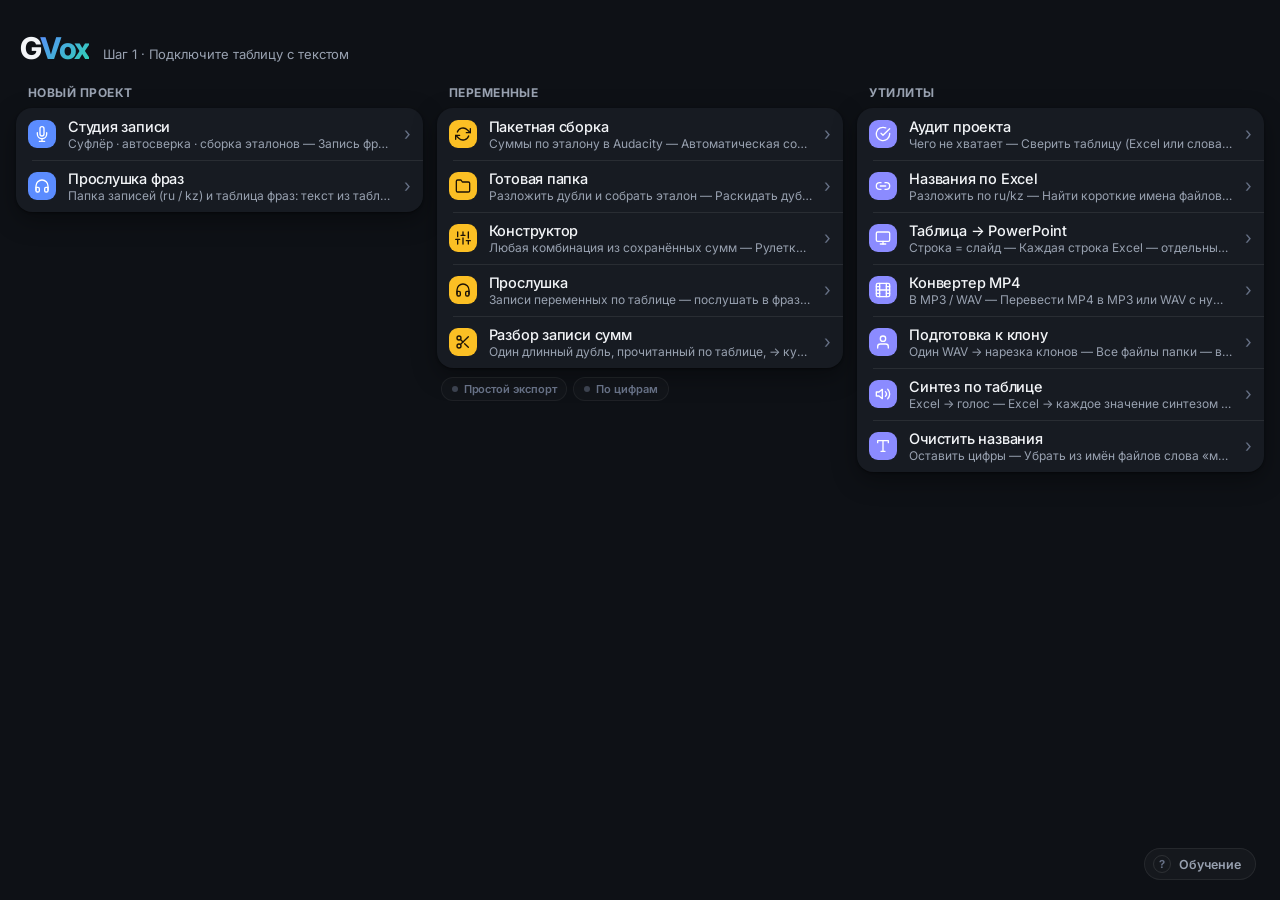
<file: frontend/index.html>
<!DOCTYPE html>
<html lang="ru">
<head>
<meta charset="UTF-8">
<meta name="viewport" content="width=device-width, initial-scale=1.0">
<title>GVox | Студийный монтаж</title>
<link rel="stylesheet" href="style.css?v=2">
    <link rel="stylesheet" href="ios.css?v=2">
    <link rel="stylesheet" href="gtime.css?v=1">

</head>
<body>

    <!-- Единый набор линейных иконок вместо смайликов — используется через
         <svg class="icon"><use href="#icon-ИМЯ"></use></svg> по всему софту. -->
    <svg style="display:none">
        <symbol id="icon-alert-circle" viewBox="0 0 24 24"><circle cx="12" cy="12" r="10"/><line x1="12" y1="8" x2="12" y2="12"/><line x1="12" y1="16" x2="12.01" y2="16"/></symbol>
        <symbol id="icon-x-circle" viewBox="0 0 24 24"><circle cx="12" cy="12" r="10"/><line x1="15" y1="9" x2="9" y2="15"/><line x1="9" y1="9" x2="15" y2="15"/></symbol>
        <symbol id="icon-check-circle" viewBox="0 0 24 24"><path d="M22 11.08V12a10 10 0 1 1-5.93-9.14"/><polyline points="22 4 12 14.01 9 11.01"/></symbol>
        <symbol id="icon-alert-triangle" viewBox="0 0 24 24"><path d="M10.29 3.86L1.82 18a2 2 0 0 0 1.71 3h16.94a2 2 0 0 0 1.71-3L13.71 3.86a2 2 0 0 0-3.42 0z"/><line x1="12" y1="9" x2="12" y2="13"/><line x1="12" y1="17" x2="12.01" y2="17"/></symbol>
        <symbol id="icon-refresh-cw" viewBox="0 0 24 24"><polyline points="23 4 23 10 17 10"/><polyline points="1 20 1 14 7 14"/><path d="M3.51 9a9 9 0 0 1 14.85-3.36L23 10M1 14l4.64 4.36A9 9 0 0 0 20.49 15"/></symbol>
        <symbol id="icon-scissors" viewBox="0 0 24 24"><circle cx="6" cy="6" r="3"/><circle cx="6" cy="18" r="3"/><line x1="20" y1="4" x2="8.12" y2="15.88"/><line x1="14.47" y1="14.48" x2="20" y2="20"/><line x1="8.12" y1="8.12" x2="12" y2="12"/></symbol>
        <symbol id="icon-link-2" viewBox="0 0 24 24"><path d="M9 17H7A5 5 0 0 1 7 7h2"/><path d="M15 7h2a5 5 0 1 1 0 10h-2"/><line x1="8" y1="12" x2="16" y2="12"/></symbol>
        <symbol id="icon-save" viewBox="0 0 24 24"><path d="M19 21H5a2 2 0 0 1-2-2V5a2 2 0 0 1 2-2h11l5 5v11a2 2 0 0 1-2 2z"/><polyline points="17 21 17 13 7 13 7 21"/><polyline points="7 3 7 8 15 8"/></symbol>
        <symbol id="icon-zap" viewBox="0 0 24 24"><polygon points="13 2 3 14 12 14 11 22 21 10 12 10 13 2"/></symbol>
        <symbol id="icon-folder" viewBox="0 0 24 24"><path d="M22 19a2 2 0 0 1-2 2H4a2 2 0 0 1-2-2V5a2 2 0 0 1 2-2h5l2 3h9a2 2 0 0 1 2 2z"/></symbol>
        <symbol id="icon-file-text" viewBox="0 0 24 24"><path d="M14 2H6a2 2 0 0 0-2 2v16a2 2 0 0 0 2 2h12a2 2 0 0 0 2-2V8z"/><polyline points="14 2 14 8 20 8"/><line x1="16" y1="13" x2="8" y2="13"/><line x1="16" y1="17" x2="8" y2="17"/></symbol>
        <symbol id="icon-monitor" viewBox="0 0 24 24"><rect x="2" y="3" width="20" height="14" rx="2" ry="2"/><line x1="8" y1="21" x2="16" y2="21"/><line x1="12" y1="17" x2="12" y2="21"/></symbol>
        <symbol id="icon-slash" viewBox="0 0 24 24"><circle cx="12" cy="12" r="10"/><line x1="4.93" y1="4.93" x2="19.07" y2="19.07"/></symbol>
        <symbol id="icon-plus-circle" viewBox="0 0 24 24"><circle cx="12" cy="12" r="10"/><line x1="12" y1="8" x2="12" y2="16"/><line x1="8" y1="12" x2="16" y2="12"/></symbol>
        <symbol id="icon-edit-2" viewBox="0 0 24 24"><path d="M17 3a2.83 2.83 0 1 1 4 4L7.5 20.5 2 22l1.5-5.5z"/></symbol>
        <symbol id="icon-mic" viewBox="0 0 24 24"><path d="M12 1a3 3 0 0 0-3 3v8a3 3 0 0 0 6 0V4a3 3 0 0 0-3-3z"/><path d="M19 10v2a7 7 0 0 1-14 0v-2"/><line x1="12" y1="19" x2="12" y2="23"/><line x1="8" y1="23" x2="16" y2="23"/></symbol>
        <symbol id="icon-octagon" viewBox="0 0 24 24"><polygon points="7.86 2 16.14 2 22 7.86 22 16.14 16.14 22 7.86 22 2 16.14 2 7.86 7.86 2"/></symbol>
        <symbol id="icon-sliders" viewBox="0 0 24 24"><line x1="4" y1="21" x2="4" y2="14"/><line x1="4" y1="10" x2="4" y2="3"/><line x1="12" y1="21" x2="12" y2="12"/><line x1="12" y1="8" x2="12" y2="3"/><line x1="20" y1="21" x2="20" y2="16"/><line x1="20" y1="12" x2="20" y2="3"/><line x1="1" y1="14" x2="7" y2="14"/><line x1="9" y1="8" x2="15" y2="8"/><line x1="17" y1="16" x2="23" y2="16"/></symbol>
        <symbol id="icon-type" viewBox="0 0 24 24"><polyline points="4 7 4 4 20 4 20 7"/><line x1="9" y1="20" x2="15" y2="20"/><line x1="12" y1="4" x2="12" y2="20"/></symbol>
        <symbol id="icon-volume-2" viewBox="0 0 24 24"><polygon points="11 5 6 9 2 9 2 15 6 15 11 19 11 5"/><path d="M19.07 4.93a10 10 0 0 1 0 14.14M15.54 8.46a5 5 0 0 1 0 7.07"/></symbol>
        <symbol id="icon-film" viewBox="0 0 24 24"><rect x="2" y="2" width="20" height="20" rx="2.18" ry="2.18"/><line x1="7" y1="2" x2="7" y2="22"/><line x1="17" y1="2" x2="17" y2="22"/><line x1="2" y1="12" x2="22" y2="12"/><line x1="2" y1="7" x2="7" y2="7"/><line x1="2" y1="17" x2="7" y2="17"/><line x1="17" y1="17" x2="22" y2="17"/><line x1="17" y1="7" x2="22" y2="7"/></symbol>
        <symbol id="icon-calendar" viewBox="0 0 24 24"><rect x="3" y="4" width="18" height="18" rx="2" ry="2"/><line x1="16" y1="2" x2="16" y2="6"/><line x1="8" y1="2" x2="8" y2="6"/><line x1="3" y1="10" x2="21" y2="10"/></symbol>
        <symbol id="icon-user" viewBox="0 0 24 24"><path d="M20 21v-2a4 4 0 0 0-4-4H8a4 4 0 0 0-4 4v2"/><circle cx="12" cy="7" r="4"/></symbol>
        <symbol id="icon-dollar-sign" viewBox="0 0 24 24"><line x1="12" y1="1" x2="12" y2="23"/><path d="M17 5H9.5a3.5 3.5 0 0 0 0 7h5a3.5 3.5 0 0 1 0 7H6"/></symbol>
        <symbol id="icon-headphones" viewBox="0 0 24 24"><path d="M3 18v-6a9 9 0 0 1 18 0v6"/><path d="M21 19a2 2 0 0 1-2 2h-1a2 2 0 0 1-2-2v-3a2 2 0 0 1 2-2h3zM3 19a2 2 0 0 0 2 2h1a2 2 0 0 0 2-2v-3a2 2 0 0 0-2-2H3z"/></symbol>
        <symbol id="icon-play" viewBox="0 0 24 24"><polygon points="5 3 19 12 5 21 5 3"/></symbol>
        <symbol id="icon-tenge" viewBox="0 0 24 24"><line x1="5" y1="4" x2="19" y2="4"/><line x1="5" y1="9" x2="19" y2="9"/><line x1="12" y1="9" x2="12" y2="21"/></symbol>
    </svg>

    <div id="customAlertOverlay" class="custom-alert-overlay">
        <div class="custom-alert-box">
            <button class="custom-alert-close" onclick="closeCustomAlert(false)" title="Закрыть">&times;</button>
            <div class="custom-alert-icon" id="customAlertIcon"><svg class="icon"><use href="#icon-alert-circle"></use></svg></div>
            <div id="customAlertText" class="custom-alert-text">Сообщение</div>
            <div class="custom-alert-actions">
                <button class="custom-alert-btn btn-secondary" id="customAlertCancel" style="display:none" onclick="closeCustomAlert(false)">Отмена <kbd>Esc</kbd></button>
                <button class="custom-alert-btn btn-secondary" id="customAlertAlt" style="display:none" onclick="closeCustomAlert('alt')"></button>
                <button class="custom-alert-btn" id="customAlertOk" onclick="closeCustomAlert()">ОК <kbd>Enter</kbd></button>
            </div>
        </div>
    </div>

    <!-- НОВОВВЕДЕНИЕ: Модальное окно поиска -->
    <div id="searchOverlay" class="custom-alert-overlay">
        <div class="custom-alert-box modal--sm">
            <div class="modal-head">
                <h3 class="modal-title">Быстрый переход</h3>
                <button class="modal-close" onclick="closeSearch()" title="Закрыть">&times;</button>
            </div>

            <label class="field">
                <span class="field-label">Текстовый поиск фразы (как в Excel)</span>
                <div class="field-row">
                    <input type="text" id="searchText" class="search-input" placeholder="Введите слово..." onkeydown="if(event.key==='Enter') doSearchText(); if(event.key==='Escape') closeSearch();">
                    <button class="custom-alert-btn" onclick="doSearchText()">Найти</button>
                </div>
            </label>

            <label class="field">
                <span class="field-label">Перейти к дублю (от 1 до <span id="searchMaxChunk">?</span>)</span>
                <div class="field-row">
                    <input type="number" id="searchChunkNum" class="search-input" placeholder="№" min="1" onkeydown="if(event.key==='Enter') doSearchChunk(); if(event.key==='Escape') closeSearch();">
                    <button class="custom-alert-btn" onclick="doSearchChunk()">Перейти</button>
                </div>
            </label>
        </div>
    </div>

    <!-- НОВОВВЕДЕНИЕ: Модальное окно выбора проекта Audacity -->
    <div id="projectSelectorOverlay" class="custom-alert-overlay">
        <div class="custom-alert-box modal--md">
            <div class="modal-head">
                <h3 class="modal-title modal-title--var">Выбор проекта Audacity</h3>
                <button class="modal-close" onclick="closeProjectSelector()" title="Закрыть">&times;</button>
            </div>
            <div class="modal-hint">Открыто несколько проектов Audacity. Укажите, в каком из них работать.</div>

            <div id="projectList" class="project-list">
                <!-- Кнопки проектов сгенерируются тут через JS -->
            </div>
        </div>
    </div>

    <!-- Выбор режима сразу после нарезки чанков -->
    <!-- Конструктор переменных: добавить файл окончания фразы? -->
    <div id="constructorEndOverlay" class="custom-alert-overlay">
        <div class="custom-alert-box modal--md">
            <div class="modal-head">
                <h3 class="modal-title">Добавить файл окончания (end)?</h3>
                <button class="modal-close" onclick="constructorSkipEnd()" title="Закрыть">&times;</button>
            </div>
            <div class="modal-hint">Не обязательно — если записи конца фразы нет, просто пропустите.</div>

            <div class="mode-choice-grid">
                <button class="option-card rise" onclick="constructorPickEnd()">
                    <span class="option-icon"><svg class="icon"><use href="#icon-file-text"></use></svg></span>
                    <div><span class="option-title">Выбрать end.wav</span><span class="option-desc">Указать файл с диска</span></div>
                </button>
                <button class="option-card option-card--alt rise" onclick="constructorSkipEnd()">
                    <span class="option-icon"><svg class="icon"><use href="#icon-slash"></use></svg></span>
                    <div><span class="option-title">Без end</span><span class="option-desc">Только start</span></div>
                </button>
            </div>
        </div>
    </div>

    <!-- «Готовая папка с переменными»: категории переменных больше не
         выбираются руками — программа сама читает первую строку
         загруженной таблицы-словаря: <tag> = категория переменной,
         обычное слово (start/start_2/...) = связка, для которой нужен
         один озвученный файл. Порядок колонок слева направо = порядок
         склейки финального файла. -->
    <div id="premadeVarTypeOverlay" class="custom-alert-overlay">
        <div class="custom-alert-box modal--md">
            <div class="modal-head">
                <h3 class="modal-title">Готовая папка с переменными</h3>
                <button class="modal-close" onclick="closePremadeVarTypeChoice()" title="Закрыть">&times;</button>
            </div>
            <div class="modal-hint">Загрузите таблицу-словарь: первая строка — заголовки, «&lt;тег&gt;» в скобках — категория переменной (например «&lt;mark&gt;», «&lt;year&gt;», «&lt;million_ru&gt;»), слово без скобок — связка между переменными («на автомобиль», «со стоимостью»...).</div>

            <div class="mode-choice-grid">
                <button class="option-card rise" onclick="pickVarTemplate()">
                    <span class="option-icon"><svg class="icon"><use href="#icon-file-text"></use></svg></span>
                    <div><span class="option-title">Загрузить таблицу-словарь</span><span class="option-desc">Категории и связки определятся сами</span></div>
                </button>
                <button class="option-card option-card--alt rise" onclick="premadeVarTypeSums()">
                    <span class="option-icon"><svg class="icon"><use href="#icon-tenge"></use></svg></span>
                    <div><span class="option-title">Без словаря — только Суммы</span><span class="option-desc">Как раньше: Миллионы/Сотни/Тысячи/Тенге</span></div>
                </button>
            </div>
        </div>
    </div>

    <!-- Шаг 2: словарь загружен — показываем, что нашли, и просим
         озвученный файл на каждую связку (start/start_2/...). -->
    <div id="varDictConnectorsOverlay" class="custom-alert-overlay">
        <div class="custom-alert-box modal--md">
            <div class="modal-head">
                <h3 class="modal-title">Словарь загружен</h3>
                <button class="modal-close" onclick="closeVarDictConnectors()" title="Закрыть">&times;</button>
            </div>
            <div class="modal-hint" id="varDictSummary"></div>

            <button class="btn-step" onclick="createVarConnectorsFromRecording()">Найти метками в записи (как start/end)</button>
            <div class="modal-hint" id="varDictLabelsHint" style="display:none">
                Откройте нужный кусок в Audacity, выделите его, нажмите <b>Ctrl+B</b> и впишите точное имя связки
                (<span id="varDictLabelsNeeded"></span>) — по одной метке на каждую. Когда все готовы, нажмите «Готово».
            </div>
            <button class="btn-step btn-step--var" id="varDictLabelsDoneBtn" style="display:none" onclick="finishVarConnectorsFromRecording()">Готово, экспортировать</button>

            <!-- Часть меток не нашлась — не блокируем, даём выбор. -->
            <div id="varDictLabelsMissing" class="var-dict-missing" style="display:none">
                <div class="modal-hint">Не нашлась метка(и): <b id="varDictLabelsMissingNames"></b>.</div>
                <div class="tile-row">
                    <button class="btn-tile btn-tile--sub" onclick="dismissVarDictLabelsMissing()">Продолжить с тем, что есть</button>
                    <button class="btn-tile btn-tile--sub" onclick="finishVarConnectorsFromRecording()">Проверить ещё раз</button>
                </div>
            </div>

            <div id="varDictConnectorsList" class="var-dict-connectors"></div>

            <button class="btn-step btn-step--confirm var-export" onclick="continueAfterVarDict()">Продолжить &#8594;</button>
        </div>
    </div>

    <!-- Автопроверка: модель распознавания не скачалась — указать папку вручную -->
    <div id="asrModelOverlay" class="custom-alert-overlay">
        <div class="custom-alert-box modal--md">
            <div class="modal-head">
                <h3 class="modal-title">Нужна модель распознавания</h3>
                <button class="modal-close" onclick="closeAsrModel()" title="Закрыть">&times;</button>
            </div>
            <div class="modal-hint asr-model-hint" id="asrModelHint">
                Скачать модель автоматически не получилось — похоже, доступ к сайту <b>huggingface.co</b> из этой сети закрыт.
                Скачайте её один раз вручную (можно на другом компьютере):
                <ol>
                    <li>Откройте <b>huggingface.co/Systran/faster-whisper-small</b> → вкладка <b>Files</b>.</li>
                    <li>Скачайте 4 файла: <code>config.json</code>, <code>model.bin</code> (~480 МБ), <code>tokenizer.json</code>, <code>vocabulary.txt</code>.</li>
                    <li>Сложите их в одну папку и укажите её кнопкой ниже — программа запомнит.</li>
                </ol>
            </div>
            <div class="modal-actions">
                <button class="custom-alert-btn btn-secondary" onclick="closeAsrModel()">Закрыть</button>
                <button class="custom-alert-btn" onclick="pickAsrModel()">Указать папку с моделью</button>
            </div>
        </div>
    </div>

    <!-- Нашлись файлы связок (start/end/…) в папке — подставить после подтверждения -->
    <div id="connSuggestOverlay" class="custom-alert-overlay">
        <div class="custom-alert-box">
            <div class="modal-head">
                <h3 class="modal-title">Нашёл файлы связок</h3>
            </div>
            <div class="modal-hint">В папке лежат файлы с подходящими именами. Подставить их?</div>
            <div id="connSuggestList" class="conn-suggest-list"></div>
            <div class="modal-actions">
                <button class="custom-alert-btn btn-secondary" onclick="answerConnSuggest(false)" title="Не подставлять — выберете файлы сами, как раньше">Нет</button>
                <button class="custom-alert-btn" onclick="answerConnSuggest(true)">Да, подставить</button>
            </div>
        </div>
    </div>

    <!-- «Готовая папка с переменными»: Excel есть или нет? -->
    <div id="premadeExcelChoiceOverlay" class="custom-alert-overlay">
        <div class="custom-alert-box modal--md">
            <div class="modal-head">
                <h3 class="modal-title">Есть Excel-таблица с именами файлов?</h3>
                <button class="modal-close" onclick="closePremadeExcelChoice()" title="Закрыть">&times;</button>
            </div>
            <div class="modal-hint">Excel не обязателен — без него файлы при сохранении будут называться так же, как в папке на диске.</div>

            <div class="mode-choice-grid">
                <button class="option-card rise" onclick="premadeExcelChoiceYes()">
                    <span class="option-icon"><svg class="icon"><use href="#icon-file-text"></use></svg></span>
                    <div><span class="option-title">Да, есть Excel</span><span class="option-desc">Сначала загрузить таблицу</span></div>
                </button>
                <button class="option-card option-card--alt rise" onclick="premadeExcelChoiceNo()">
                    <span class="option-icon"><svg class="icon"><use href="#icon-slash"></use></svg></span>
                    <div><span class="option-title">Нет, без Excel</span><span class="option-desc">По именам файлов на диске</span></div>
                </button>
            </div>
        </div>
    </div>

    <!-- Продолжить недавний проект? — всплывает перед экраном подготовки -->
    <div id="resumeProjectOverlay" class="custom-alert-overlay">
        <div class="custom-alert-box modal--md">
            <div class="modal-head">
                <h3 class="modal-title">Хотите продолжить проект?</h3>
            </div>
            <div class="modal-hint">Последний открытый проект: <b id="resumeProjectName">—</b></div>

            <div class="mode-choice-grid">
                <button class="option-card rise" onclick="confirmResumeProject()">
                    <span class="option-icon"><svg class="icon"><use href="#icon-play"></use></svg></span>
                    <div><span class="option-title">Продолжить</span><span class="option-desc">Открыть с того места, где остановились</span></div>
                </button>
                <button class="option-card option-card--alt rise" onclick="declineResumeProject()">
                    <span class="option-icon"><svg class="icon"><use href="#icon-plus-circle"></use></svg></span>
                    <div><span class="option-title">Начать заново</span><span class="option-desc">Перейти к подготовке нового проекта</span></div>
                </button>
            </div>
        </div>
    </div>

    <div id="modeChoiceOverlay" class="custom-alert-overlay">
        <div class="custom-alert-box modal--md">
            <div class="modal-head">
                <h3 class="modal-title">Чанки нарезаны. В каком режиме работаем?</h3>
            </div>
            <div class="modal-hint">Дубли уже лежат в папке Chunks — это сделано в любом случае. Осталось выбрать, как собирать их дальше.</div>

            <div class="mode-choice-grid">
                <button class="option-card rise" onclick="chooseCutMode('normal')">
                    <span class="option-icon"><svg class="icon"><use href="#icon-edit-2"></use></svg></span>
                    <div><span class="option-title">Обычный режим</span><span class="option-desc">По одной фразе, с меткой в Audacity</span></div>
                </button>
                <button class="option-card option-card--alt rise" onclick="chooseCutMode('premade')">
                    <span class="option-icon"><svg class="icon"><use href="#icon-refresh-cw"></use></svg></span>
                    <div><span class="option-title">Готовые переменные</span><span class="option-desc">Каскад start + имя + end</span></div>
                </button>
            </div>
        </div>
    </div>

    <!-- Не хватает эталонных файлов start/end -->
    <div id="startEndMissingOverlay" class="custom-alert-overlay">
        <div class="custom-alert-box modal--md">
            <div class="modal-head">
                <h3 class="modal-title modal-title--var">Не хватает эталонных файлов</h3>
                <button class="modal-close" onclick="closeStartEndMissing()" title="Закрыть">&times;</button>
            </div>
            <div class="modal-hint" id="startEndMissingText">В папке нет файлов start/end.</div>

            <label class="opt-chip" style="margin-bottom: var(--space-3);">
                <input type="checkbox" id="onlyStartCheck" onchange="toggleOnlyStart(this.checked)">
                <span class="opt-chip__box" aria-hidden="true"></span>
                <span class="opt-chip__text">
                    Только start, без end
                    <small>Есть запись только начальной фразы — конца нет и не будет</small>
                </span>
            </label>

            <div class="mode-choice-grid">
                <button class="option-card rise" onclick="pickStartEndManual()">
                    <span class="option-icon"><svg class="icon"><use href="#icon-folder"></use></svg></span>
                    <div><span class="option-title">Выбрать с диска</span><span class="option-desc">Указать готовые файлы вручную</span></div>
                </button>
                <button class="option-card option-card--alt rise" onclick="createStartEndFromRecording()">
                    <span class="option-icon"><svg class="icon"><use href="#icon-mic"></use></svg></span>
                    <div><span class="option-title">Создать из записи</span><span class="option-desc">Открыть исходник, отметить метками в Audacity</span></div>
                </button>
            </div>
        </div>
    </div>

    <!-- Ожидание меток start/end в Audacity -->
    <div id="waitLabelsOverlay" class="custom-alert-overlay">
        <div class="custom-alert-box modal--md">
            <div class="modal-head">
                <h3 class="modal-title modal-title--var">Отметьте участки в Audacity</h3>
            </div>
            <div class="modal-hint" id="waitLabelsText">
                Выделите нужный кусок записи и нажмите <b>Ctrl+B</b>, впишите название метки — <b>start</b> или <b>end</b> — и нажмите ОК в Audacity. Когда участки отмечены, нажмите кнопку ниже.
            </div>
            <button class="splash-btn" style="width:100%; margin-top: var(--space-4);" onclick="finishStartEndLabels()">Готово, экспортировать</button>
        </div>
    </div>

    <!-- Конвертер MP4 -> MP3/WAV -->
    <div id="converterOverlay" class="custom-alert-overlay">
        <div class="custom-alert-box modal--md">
            <div class="modal-head">
                <h3 class="modal-title">Конвертер MP4</h3>
                <button class="modal-close" onclick="closeConverter()" title="Закрыть">&times;</button>
            </div>

            <label class="field">
                <span class="field-label">Откуда брать (можно выбрать несколько MP4)</span>
                <div class="field-row">
                    <button class="custom-alert-btn" onclick="pickConvertSource()">Выбрать файлы</button>
                    <span id="convertSourceLabel" class="modal-hint" style="margin:0;">Файлы не выбраны</span>
                </div>
            </label>

            <label class="field">
                <span class="field-label">Куда выгружать</span>
                <div class="field-row">
                    <button class="custom-alert-btn" onclick="pickConvertOutputDir()">Выбрать папку</button>
                    <span id="convertOutputLabel" class="modal-hint" style="margin:0;">Папка не выбрана</span>
                </div>
            </label>

            <div class="mode-options">
                <span class="mode-options__label">Формат</span>
                <label class="opt-chip">
                    <input type="radio" name="convertFormat" value="mp3" checked>
                    <span class="opt-chip__box" aria-hidden="true"></span>
                    <span class="opt-chip__text">MP3</span>
                </label>
                <label class="opt-chip">
                    <input type="radio" name="convertFormat" value="wav">
                    <span class="opt-chip__box" aria-hidden="true"></span>
                    <span class="opt-chip__text">WAV</span>
                </label>
            </div>

            <div class="mode-options">
                <span class="mode-options__label">Герцовка</span>
                <label class="opt-chip">
                    <input type="radio" name="convertHz" value="44100" checked>
                    <span class="opt-chip__box" aria-hidden="true"></span>
                    <span class="opt-chip__text">44100 Гц</span>
                </label>
                <label class="opt-chip">
                    <input type="radio" name="convertHz" value="8000">
                    <span class="opt-chip__box" aria-hidden="true"></span>
                    <span class="opt-chip__text">8000 Гц</span>
                </label>
            </div>

            <button class="splash-btn" style="width:100%; margin-top: var(--space-4);" id="btnRunConvert" onclick="runConversion()">Конвертировать</button>
        </div>
    </div>

    <!-- Подготовка к клону: папка → один WAV + тайминги; клоны → нарезка по таймингам -->
    <div id="cloneOverlay" class="custom-alert-overlay">
        <div class="custom-alert-box modal--lg">
            <div class="modal-head">
                <h3 class="modal-title">Подготовка к клону</h3>
                <button class="modal-close" onclick="closeClonePrep()" title="Закрыть">&times;</button>
            </div>

            <div class="clone-step">
                <div class="clone-step__head"><b>1</b> Собрать WAV по языкам — ru, kz, без языка</div>
                <div class="field-row">
                    <button class="custom-alert-btn" onclick="clonePickFolder()">Папка с аудио</button>
                    <span id="cloneFolderLabel" class="modal-hint" style="margin:0;">Папка не выбрана</span>
                </div>
                <div class="mode-options">
                    <span class="mode-options__label">Пауза между файлами</span>
                    <label class="opt-chip"><input type="radio" name="cloneGap" value="500"><span class="opt-chip__box" aria-hidden="true"></span><span class="opt-chip__text">0.5 с</span></label>
                    <label class="opt-chip"><input type="radio" name="cloneGap" value="1000" checked><span class="opt-chip__box" aria-hidden="true"></span><span class="opt-chip__text">1 с</span></label>
                    <label class="opt-chip"><input type="radio" name="cloneGap" value="2000"><span class="opt-chip__box" aria-hidden="true"></span><span class="opt-chip__text">2 с</span></label>
                </div>
                <div class="mode-options">
                    <span class="mode-options__label">Частота WAV</span>
                    <label class="opt-chip"><input type="radio" name="cloneRate" value="0" checked><span class="opt-chip__box" aria-hidden="true"></span><span class="opt-chip__text">как у файлов</span></label>
                    <label class="opt-chip"><input type="radio" name="cloneRate" value="44100"><span class="opt-chip__box" aria-hidden="true"></span><span class="opt-chip__text">44100 Гц</span></label>
                    <label class="opt-chip"><input type="radio" name="cloneRate" value="48000"><span class="opt-chip__box" aria-hidden="true"></span><span class="opt-chip__text">48000 Гц</span></label>
                </div>
                <button class="splash-btn" style="width:100%;" id="btnCloneBuild" onclick="cloneBuild()" disabled>Собрать WAV</button>
                <div id="cloneBuildResult" class="clone-result"></div>
            </div>

            <div class="clone-step">
                <div class="clone-step__head"><b>2</b> Нарезать клоны по голосам</div>
                <div class="field-row">
                    <button class="custom-alert-btn" onclick="clonePickTimings()">Папка с таймингами…</button>
                    <span id="cloneJsonLabel" class="modal-hint" style="margin:0;">Где лежат Клон_исходник_ru / _kz / _без_языка.json — подхвачу все сразу</span>
                </div>
                <div class="field-row">
                    <span class="mode-options__label">Голосов</span>
                    <input type="number" id="cloneVoiceCount" class="clone-count" value="3" min="1" max="20">
                    <button class="custom-alert-btn" onclick="clonePickVoices()">Папки с клонами…</button>
                    <span id="cloneClonesLabel" class="modal-hint" style="margin:0;">По папке на голос: в каждой — клоны цельных записей ru / kz / без языка</span>
                </div>
                <div id="cloneVoices" class="clone-voices"></div>
                <div class="mode-options">
                    <span class="mode-options__label">Частота файлов</span>
                    <label class="opt-chip"><input type="radio" name="cloneOutRate" value="source" checked><span class="opt-chip__box" aria-hidden="true"></span><span class="opt-chip__text">как у исходных</span></label>
                    <label class="opt-chip"><input type="radio" name="cloneOutRate" value="clone"><span class="opt-chip__box" aria-hidden="true"></span><span class="opt-chip__text">как у клона</span></label>
                </div>
                <button class="splash-btn" style="width:100%;" id="btnCloneCut" onclick="cloneCut()" disabled>Нарезать в финальную папку</button>
                <div id="cloneCutResult" class="clone-result"></div>
            </div>
        </div>
    </div>

    <!-- Синтез по таблице: Excel → каждое значение готовым голосом, по одному, с паузами -->
    <div id="bsynthOverlay" class="custom-alert-overlay">
        <div class="custom-alert-box modal--lg">
            <div class="modal-head">
                <h3 class="modal-title">Синтез по таблице</h3>
                <button class="modal-close" onclick="closeBsynth()" title="Закрыть (синтез продолжится)">&times;</button>
            </div>
            <div class="clone-step">
                <div class="field-row">
                    <button class="custom-alert-btn" id="btnBsynthPick" onclick="bsynthPick()">Таблица Excel…</button>
                    <span id="bsynthFile" class="modal-hint" style="margin:0;">Первая строка — заголовки столбцов: &lt;firstname&gt;, &lt;surname&gt;…</span>
                </div>
                <div id="bsynthPreview" class="bsynth-preview"></div>
                <div class="field-row bsynth-opts">
                    <label>Голос <select id="bsynthVoice" class="bsynth-sel"></select></label>
                    <label>Язык <select id="bsynthLang" class="bsynth-sel"></select></label>
                    <label>Пауза между запросами <input type="number" id="bsynthDelay" class="clone-count" min="1" max="60" value="4"> с</label>
                    <label title="Одно и то же значение в столбце встречается снова — копия файла в «&lt;столбец&gt;_повторы» (третий раз — «_повторы_2»…). Выключено — один файл на значение, без копий"><input type="checkbox" id="bsynthDups" checked onchange="try { localStorage.setItem('gvox_bsynth_dups', this.checked ? '1' : '0') } catch (e) {}"> учитывать повторы</label>
                </div>
                <button class="splash-btn" style="width:100%;" id="btnBsynthStart" onclick="bsynthStart()" disabled>Синтезировать…</button>
            </div>
            <div id="bsynthRun" class="bsynth-run" style="display:none">
                <div class="bsynth-run__head"><b id="bsynthCount"></b><span id="bsynthEta" class="tts-dim"></span></div>
                <div class="bsynth-bar"><i id="bsynthBar"></i></div>
                <div id="bsynthNow" class="bsynth-now"></div>
                <div id="bsynthReport" class="bsynth-report"></div>
                <div id="bsynthMsg" class="clone-bad"></div>
                <div id="bsynthRecent" class="bsynth-recent"></div>
                <div class="field-row">
                    <button class="custom-alert-btn" id="btnBsynthPause" onclick="bsynthPause()">Пауза</button>
                    <button class="custom-alert-btn" id="btnBsynthStop" onclick="bsynthStop()">Остановить</button>
                    <button class="custom-alert-btn" id="btnBsynthRetry" onclick="bsynthRetry()" style="display:none">Повторить ошибки</button>
                    <button class="custom-alert-btn" onclick="pywebview.api.bsynth_open_folder()">Открыть папку</button>
                </div>
            </div>
        </div>
    </div>

    <!-- Разбор сырой записи сумм: один длинный дубль по таблице → куски по ярусам (распознавание + выравнивание) -->
    <div id="rsumOverlay" class="custom-alert-overlay">
        <div class="custom-alert-box modal--lg">
            <div class="modal-head">
                <h3 class="modal-title">Разбор записи сумм</h3>
                <button class="modal-close" onclick="closeRsum()" title="Закрыть (разбор продолжится)">&times;</button>
            </div>
            <div class="clone-step">
                <div class="field-row">
                    <button class="custom-alert-btn" onclick="rsumPickAudio()">Запись…</button>
                    <span id="rsumAudio" class="modal-hint" style="margin:0;">Один длинный дубль, прочитанный по таблице</span>
                </div>
                <div class="field-row">
                    <button class="custom-alert-btn" onclick="rsumPickTable()">Таблица…</button>
                    <span id="rsumTable" class="modal-hint" style="margin:0;">Строка 1 — заголовки; строка блока столбцов — фраза, ячейка — ярус</span>
                </div>
                <div class="field-row">
                    <button class="custom-alert-btn" onclick="rsumPickCtx('start')">Начало…</button>
                    <span id="rsumStartF" class="modal-hint" style="margin:0;">Начальная фраза (start) — аудиофайл, звучит перед суммой</span>
                </div>
                <div class="field-row">
                    <button class="custom-alert-btn" onclick="rsumPickCtx('end')">Конец…</button>
                    <span id="rsumEndF" class="modal-hint" style="margin:0;">Конечная фраза (end) — аудиофайл, звучит после суммы; необязательно</span>
                </div>
                <div class="rsum-phr-alt"><a href="#" onclick="rsumPickPhrases(); return false;" title="Длинная запись, где прочитаны только начальные фразы таблицы: программа сама нарежет их по таблице">или нарезать начальные фразы из записи фраз…</a> <span id="rsumPhr" class="tts-dim"></span></div>
                <div id="rsumPreview" class="bsynth-preview"></div>
                <div class="field-row rsum-par">
                    <div class="listen-lang listen-lang--sm" id="rsumMode"><button data-m="bg" onclick="rsumSetMode('bg')" title="Ядер на 2 меньше и приоритет ниже: Студия и прослушка работают без заиканий, разбор медленнее примерно на треть">Фон</button><button data-m="max" onclick="rsumSetMode('max')" title="Все ядра и обычный приоритет: быстрее, но остальная программа может подтормаживать">Максимум</button></div>
                </div>
                <div class="rsum-go">
                    <button class="splash-btn" id="btnRsumStart" onclick="rsumStart()" disabled>Разобрать</button>
                    <button class="custom-alert-btn" id="btnRsumAud" onclick="rsumToAudacity()" disabled title="Проект Audacity: сверху дорожка «Сборка» (start, место, end), ниже — каждый класс сумм в ряд по порядку, с метками">В Audacity</button>
                </div>
            </div>
            <div id="rsumRun" class="bsynth-run" style="display:none">
                <div class="bsynth-run__head"><b id="rsumStage"></b><span id="rsumPct" class="tts-dim"></span></div>
                <div class="bsynth-bar"><i id="rsumBar"></i></div>
                <div id="rsumSteps" class="rsum-steps"></div>
                <div id="rsumMsg" class="clone-bad"></div>
                <div id="rsumSummary"></div>
                <div class="field-row">
                    <button class="custom-alert-btn" id="btnRsumStop" onclick="rsumStop()">Остановить</button>
                    <button class="custom-alert-btn" onclick="pywebview.api.rsum_open_folder()">Открыть папку</button>
                </div>
            </div>
        </div>
    </div>

    <!-- Сопоставить укороченные имена файлов с полными из Excel и разложить по языкам -->
    <div id="renameMatchOverlay" class="custom-alert-overlay">
        <div class="custom-alert-box modal--md">
            <div class="modal-head">
                <h3 class="modal-title">Сопоставить названия по Excel</h3>
                <button class="modal-close" onclick="closeRenameMatch()" title="Закрыть">&times;</button>
            </div>
            <div class="modal-hint">Короткое имя файла ищем как конец полного из Excel (da_1_1 → gizat_ru_da_1_1),
                переименовываем и раскладываем по подпапкам ru/kz/Прочее — судя по метке языка в полном имени.</div>

            <label class="field">
                <span class="field-label">Папка с файлами (короткие названия)</span>
                <div class="field-row">
                    <button class="custom-alert-btn" onclick="pickRenameMatchFolder()">Выбрать папку</button>
                    <span id="renameMatchFolderLabel" class="modal-hint" style="margin:0;">Папка не выбрана</span>
                </div>
            </label>

            <label class="field">
                <span class="field-label">Excel со списком полных названий</span>
                <div class="field-row">
                    <button class="custom-alert-btn" onclick="pickRenameMatchExcel()">Выбрать файл</button>
                    <span id="renameMatchExcelLabel" class="modal-hint" style="margin:0;">Файл не выбран</span>
                </div>
            </label>

            <div class="mode-options">
                <span class="mode-options__label">Искать только</span>
                <label class="opt-chip">
                    <input type="checkbox" id="renameMatchLangRu">
                    <span class="opt-chip__box" aria-hidden="true"></span>
                    <span class="opt-chip__text">RU</span>
                </label>
                <label class="opt-chip">
                    <input type="checkbox" id="renameMatchLangKz">
                    <span class="opt-chip__box" aria-hidden="true"></span>
                    <span class="opt-chip__text">KZ</span>
                </label>
                <span class="modal-hint" style="margin:0 0 0 4px;">ничего не отмечено — ищем везде</span>
            </div>

            <button class="splash-btn" style="width:100%; margin-top: var(--space-4);" id="btnRunRenameMatch" onclick="runRenameMatch()">Сопоставить и разложить</button>

            <div id="renameMatchResult" style="display:none; margin-top: var(--space-4);"></div>
        </div>
    </div>

    <div id="tablePptxOverlay" class="custom-alert-overlay">
        <div class="custom-alert-box modal--md">
            <div class="modal-head">
                <h3 class="modal-title">Таблица → PowerPoint</h3>
                <button class="modal-close" onclick="closeTablePptx()" title="Закрыть">&times;</button>
            </div>
            <div class="modal-hint">Каждая строка Excel становится отдельным слайдом, каждая ячейка — своим
                блоком текста, а между блоками — метка «Пауза» (для чётких границ при нарезке аудио). Колонку
                «марка» программа сама находит по названию и ставит подписью над колонкой «транскрипция» —
                одним блоком, без паузы между ними. РУ, КАЗ и TR таблицы загружаются отдельно — у них может быть
                разный порядок и набор колонок. Если в файле несколько листов (например, отдельно текстовая и
                числовая запись сумм) — после выбора файла программа спросит, какой лист анализировать.</div>

            <div class="tile-row sum-logic-row">
                <button class="btn-tile sum-logic-btn" id="tablePptxLangRuBtn" onclick="setTablePptxLang('ru')">
                    <span class="sum-logic-btn__title">RU</span>
                </button>
                <button class="btn-tile sum-logic-btn" id="tablePptxLangKzBtn" onclick="setTablePptxLang('kz')">
                    <span class="sum-logic-btn__title">KZ</span>
                </button>
                <button class="btn-tile sum-logic-btn" id="tablePptxLangTrBtn" onclick="setTablePptxLang('tr')">
                    <span class="sum-logic-btn__title">TR</span>
                </button>
            </div>

            <label class="field">
                <span class="field-label">Excel с таблицей</span>
                <div class="field-row">
                    <button class="custom-alert-btn" onclick="pickTablePptxExcel()">Выбрать файл</button>
                    <span id="tablePptxExcelLabel" class="modal-hint" style="margin:0;">Файл не выбран</span>
                </div>
            </label>

            <div id="tablePptxInfo" style="display:none;"></div>

            <button class="splash-btn" style="width:100%; margin-top: var(--space-4);" id="btnRunTablePptx" onclick="runTablePptxExport()" disabled>Собрать презентацию</button>

            <div id="tablePptxResult" style="display:none; margin-top: var(--space-4);"></div>
        </div>
    </div>

    <!-- Ненавязчивая подсказка "что дальше" после конвертации -->
    <div id="postConvertOverlay" class="custom-alert-overlay">
        <div class="custom-alert-box modal--md">
            <div class="modal-head">
                <h3 class="modal-title">Готово! Что дальше?</h3>
                <button class="modal-close" onclick="closePostConvert()" title="Закрыть">&times;</button>
            </div>
            <div class="modal-hint" id="postConvertText">Файл сконвертирован.</div>

            <div class="mode-choice-grid">
                <button class="option-card rise" onclick="startCutFromConverted()">
                    <span class="option-icon"><svg class="icon"><use href="#icon-scissors"></use></svg></span>
                    <div><span class="option-title">Начать нарезку</span><span class="option-desc">Взять этот файл и предложить настройки среза</span></div>
                </button>
                <button class="option-card option-card--alt rise" onclick="closePostConvert()">
                    <span class="option-icon"><svg class="icon"><use href="#icon-octagon"></use></svg></span>
                    <div><span class="option-title">Пока ничего</span><span class="option-desc">Просто закрыть окно</span></div>
                </button>
            </div>
        </div>
    </div>

    <!-- Ненавязчивая подсказка загрузить Excel после нарезки -->
    <div id="postCutExcelOverlay" class="custom-alert-overlay">
        <div class="custom-alert-box modal--md">
            <div class="modal-head">
                <h3 class="modal-title">Нарезка готова. Загрузим текст?</h3>
                <button class="modal-close" onclick="closePostCutExcel()" title="Закрыть">&times;</button>
            </div>
            <div class="modal-hint">Excel с текстом фраз ещё не подключён. Без него можно работать и так, но с ним фразы сопоставляются автоматически.</div>

            <div class="mode-choice-grid">
                <button class="option-card rise" onclick="closePostCutExcel(); loadExcel();">
                    <span class="option-icon"><svg class="icon"><use href="#icon-file-text"></use></svg></span>
                    <div><span class="option-title">Загрузить Excel</span><span class="option-desc">Подключить таблицу с текстом</span></div>
                </button>
                <button class="option-card option-card--alt rise" onclick="closePostCutExcel()">
                    <span class="option-icon"><svg class="icon"><use href="#icon-octagon"></use></svg></span>
                    <div><span class="option-title">Пока без Excel</span><span class="option-desc">Продолжить без таблицы</span></div>
                </button>
            </div>
        </div>
    </div>

    <!-- Модальное окно: выбор категории переменной перед Аудитом -->
    <div id="auditCategoryOverlay" class="custom-alert-overlay">
        <div class="custom-alert-box modal--lg">
            <div class="modal-head">
                <h3 class="modal-title">Что проверить?</h3>
                <button class="modal-close" onclick="closeAuditCategoryPicker()" title="Закрыть">&times;</button>
            </div>
            <p class="modal-hint">Выберите, с чем сверить папку с записями. Каждая категория переменных ищется в своей подпапке, поэтому одинаковые имена файлов из разных ярусов («1.wav» у миллионов и у тенге) не считаются дублями.</p>
            <div id="auditCategoryList" class="audit-category-list"></div>
        </div>
    </div>

    <!-- Справка главного меню: порядок работы, папки, горячие клавиши -->
    <div id="tutorialOverlay" class="custom-alert-overlay tut-overlay" onclick="if (event.target === this) closeTutorial()">
        <div class="tut-box">
            <aside class="tut-side">
                <div class="tut-side__head">
                    <div class="tut-side__title">Обучение</div>
                    <div class="tut-side__progress" id="tutProgress"></div>
                </div>
                <div class="tut-list" id="tutList"></div>
                <button type="button" class="tut-side__link" onclick="closeTutorial(); openMenuHelp()" title="Порядок нарезки, папки и горячие клавиши основного режима">Шпаргалка: клавиши нарезки</button>
            </aside>
            <section class="tut-main">
                <div class="tut-main__head">
                    <div><div class="tut-main__section" id="tutSection"></div><h3 class="tut-main__title" id="tutTitle"></h3></div>
                    <button class="modal-close" onclick="closeTutorial()" title="Закрыть (Esc)">&times;</button>
                </div>
                <div class="tut-video"><video id="tutVideo" controls muted playsinline preload="metadata" onended="tutVideoEnded()"></video></div>
                <ol class="tut-steps" id="tutSteps"></ol>
                <div class="tut-actions">
                    <button type="button" class="btn-ghost" id="tutPrev" onclick="tutStep(-1)">&larr; Назад</button>
                    <button type="button" class="btn-ghost btn-ghost--good" id="tutOpenBtn" onclick="tutOpen()" title="Закрыть обучение и перейти в этот раздел (Enter)"></button>
                    <button type="button" class="btn-ghost btn-ghost--info" id="tutNext" onclick="tutStep(1)"></button>
                </div>
                <div class="tut-hint"><kbd>←</kbd> <kbd>→</kbd> уроки · <kbd>Space</kbd> пауза · <kbd>Enter</kbd> открыть раздел · <kbd>Esc</kbd> закрыть</div>
            </section>
        </div>
    </div>

    <div id="menuHelpOverlay" class="custom-alert-overlay" onclick="if (event.target === this) closeMenuHelp()">
        <div class="custom-alert-box modal--lg">
            <div class="modal-head">
                <h3 class="modal-title">Справка</h3>
                <button class="modal-close" onclick="closeMenuHelp()" title="Закрыть">&times;</button>
            </div>

            <div class="help-section">
                <div class="help-section__title">Порядок работы</div>
                <ol class="help-flow">
                    <li><b>Нарезка</b> — программа режет длинный WAV по паузам на отдельные дубли.</li>
                    <li><b>Отбор</b> — клавиши Z, C и X раскладывают дубли по папкам.</li>
                    <li><b>Монтаж</b> — до пяти частей склеиваются в один файл через Audacity.</li>
                    <li><b>Сдача</b> — готовое уходит в «Проверенные» под именем из Excel.</li>
                </ol>
            </div>

            <div class="help-section">
                <div class="help-section__title">Куда попадают файлы</div>
                <ul class="folder-map">
                    <li><span class="folder-map__name folder-map__name--raw">Chunks</span><span class="folder-map__desc">Черновые куски сразу после нарезки</span></li>
                    <li><span class="folder-map__name folder-map__name--var">Переменные</span><span class="folder-map__desc">Куски с датой, именем или суммой</span></li>
                    <li><span class="folder-map__name folder-map__name--checked">Проверенные</span><span class="folder-map__desc">Финальные файлы, готовые к сдаче</span></li>
                </ul>
            </div>

            <div class="help-section">
                <div class="help-section__title">Горячие клавиши</div>
                <div class="hotkey-list">
                    <span class="hotkey"><kbd>Space</kbd> Воспроизвести</span>
                    <span class="hotkey"><kbd>Q</kbd><kbd>E</kbd> Фраза назад / вперёд</span>
                    <span class="hotkey"><kbd>A</kbd><kbd>D</kbd> Дубль назад / вперёд</span>
                    <span class="hotkey"><kbd>W</kbd> Отметить проверенным</span>
                    <span class="hotkey"><kbd>Z</kbd> В проверенные</span>
                    <span class="hotkey"><kbd>C</kbd> В переменные</span>
                    <span class="hotkey"><kbd>S</kbd> Авто-тишина</span>
                    <span class="hotkey"><kbd>1</kbd>…<kbd>5</kbd> Части монтажа</span>
                    <span class="hotkey"><kbd>F</kbd> Поиск</span>
                    <span class="hotkey"><kbd>Esc</kbd> Основной режим</span>
                </div>
            </div>

            <div class="modal-actions">
                <button class="custom-alert-btn" onclick="closeMenuHelp()">Понятно</button>
            </div>
        </div>
    </div>

    <!-- Аудит по категории: чанки уже готовы или сначала нарезать? -->
    <div id="auditChunksOverlay" class="custom-alert-overlay">
        <div class="custom-alert-box modal--lg">
            <div class="modal-head">
                <h3 class="modal-title" id="auditChunksTitle">Есть уже готовые чанки?</h3>
                <button class="modal-close" onclick="closeAuditChunks()" title="Закрыть">&times;</button>
            </div>
            <p class="modal-hint">От ответа зависит, как искать недостающее. В конце можно выгрузить таблицу недостающих — в том же формате, что ваш словарь.</p>
            <div class="audit-category-list">
                <button type="button" class="audit-category-item" onclick="auditChunksAnswer('named')">Да, файлы уже названы по значениям <span class="audit-choice-desc">«AUDI 80.wav» — сверю имена файлов в папке с таблицей</span></button>
                <button type="button" class="audit-category-item" onclick="auditChunksAnswer('folder')">Да, нарезаны, но без названий <span class="audit-choice-desc">0001.wav, фраза_0001.wav… — распознаю голосом, что в каждом чанке</span></button>
                <button type="button" class="audit-category-item" onclick="auditChunksAnswer('cut')">Нет, сначала нарезать <span class="audit-choice-desc">выберите запись — нарежу её на чанки (рядом, в папку «…_Chunks»), потом распознаю голосом</span></button>
            </div>
        </div>
    </div>

    <!-- Аудит по голосу: прогресс -->
    <div id="auditAsrOverlay" class="custom-alert-overlay">
        <div class="custom-alert-box modal--md">
            <div class="modal-head">
                <h3 class="modal-title">Аудит по голосу</h3>
            </div>
            <p class="modal-hint" id="auditAsrText">…</p>
            <progress id="auditAsrBar" class="audit-asr-bar" max="100" value="0"></progress>
            <div class="modal-actions">
                <button class="custom-alert-btn btn-secondary" onclick="stopAuditVoice()">Остановить</button>
            </div>
        </div>
    </div>

    <!-- НОВОВВЕДЕНИЕ: Модальное окно Аудита -->
    <div id="auditOverlay" class="custom-alert-overlay">
        <div class="custom-alert-box modal--lg audit-box">
            <div class="modal-head">
                <h3 class="modal-title">Аудит проекта</h3>
                <button class="btn-ghost btn-ghost--compact tut-q" onclick="openTutorial('audit')" title="Обучение: ролик про аудит">?</button>
                <button class="modal-close" onclick="closeAudit()" title="Закрыть">&times;</button>
            </div>

            <div class="audit-path" id="auditPath"></div>

            <!-- Сводка -->
            <div class="stat-grid">
                <div class="stat-card stat-card--total">
                    <div class="stat-card__label">Всего в Excel</div>
                    <div id="auditTotalExcel" class="stat-card__value">0</div>
                </div>
                <div class="stat-card stat-card--found">
                    <div class="stat-card__label">Найдено</div>
                    <div id="auditTotalDisk" class="stat-card__value">0</div>
                </div>
                <div class="stat-card stat-card--lost">
                    <div class="stat-card__label">Потеряно</div>
                    <div id="auditMissing" class="stat-card__value">0</div>
                </div>
                <div class="stat-card stat-card--dups">
                    <div class="stat-card__label">Дубликаты</div>
                    <div id="auditDups" class="stat-card__value">0</div>
                </div>
            </div>

            <!-- Списки с прокруткой -->
            <div class="audit-details" id="auditDetails">
                <!-- Контент генерируется JS -->
            </div>

            <div class="modal-actions">
                <button class="custom-alert-btn btn-secondary" onclick="copyAuditReport()">Скопировать отчёт</button>
                <button class="custom-alert-btn btn-secondary" id="auditExportBtn" style="display:none" onclick="exportAuditMissing()" title="Та же таблица-словарь (шапка, колонки, оформление), но только строки с недостающими значениями — загрузите её как словарь и пишите только их">Таблица недостающих (.xlsx)</button>
                <button class="custom-alert-btn" onclick="closeAudit()">Закрыть</button>
            </div>
        </div>
    </div>

    <!-- Модальное окно: выбор колонок таблицы -->
    <div id="auditEdOverlay" class="custom-alert-overlay">
        <div class="custom-alert-box tts-mk-box">
            <div class="modal-head">
                <h3 class="modal-title" id="auditEdTitle">Правка записи</h3>
                <button class="modal-close" onclick="auditEdClose()" title="Закрыть (Esc)">&times;</button>
            </div>
            <div class="tts-mk-hint">Выделите мышью лишнее и нажмите <kbd>Del</kbd> — вырежу; «Оставить выделенное» — срезать всё вокруг. Клик — с этого места играет <kbd>Space</kbd>. <kbd>Ctrl</kbd>+<kbd>Z</kbd> — отменить шаг.</div>
            <div class="tts-mk-wave"><canvas id="auditEdCanvas"></canvas></div>
            <div class="tts-mk-bar" id="auditEdBar"></div>
        </div>
    </div>

    <div id="excelOverlay" class="custom-alert-overlay">
        <div class="custom-alert-box modal--lg">
            <div class="modal-head">
                <h3 class="modal-title">Что читать из таблицы</h3>
                <button class="modal-close" onclick="closeExcelPicker()" title="Закрыть">&times;</button>
            </div>

            <div class="tune-file" id="excelFile"></div>

            <div class="excel-toolbar">
                <label class="excel-headrow">
                    <span>Строка с заголовками<button type="button" class="help-btn" onclick="explainSetting(event, 'header')" title="Что это такое?">?</button></span>
                    <input type="number" id="excelHeaderRow" class="search-input" min="0" max="100" value="0" oninput="scheduleExcelReanalyze()">
                    <span class="excel-headrow__hint" id="excelHeaderHint"></span>
                </label>
                <div class="excel-toolbar__buttons">
                    <button class="btn-manual" onclick="toggleAllExcelColumns(true)">Отметить все</button>
                    <button class="btn-manual" onclick="toggleAllExcelColumns(false)">Снять все</button>
                </div>
            </div>

            <div class="excel-columns" id="excelColumns"></div>

            <div class="excel-options">
                <label class="field excel-options__field">
                    <span class="field-label">Имя файла брать из</span>
                    <select id="excelNaming" class="search-input" onchange="scheduleExcelPreview()">
                        <option value="cell">текста самой ячейки</option>
                        <option value="header">заголовка колонки и номера</option>
                        <option value="right">соседней колонки справа</option>
                        <option value="order">порядкового номера (фраза_0001)</option>
                    </select>
                </label>

                <label class="opt-chip excel-options__chip">
                    <input type="checkbox" id="excelSkipDupes" checked onchange="scheduleExcelPreview()">
                    <span class="opt-chip__box" aria-hidden="true"></span>
                    <span class="opt-chip__text">
                        Пропускать повторы
                        <small>одинаковый текст — один файл</small>
                    </span>
                </label>
            </div>

            <div class="tune-result" id="excelResult"></div>

            <div class="modal-actions">
                <button class="custom-alert-btn btn-secondary" onclick="closeExcelPicker()">Отмена</button>
                <button class="custom-alert-btn" onclick="confirmExcelSelection()">Загрузить фразы</button>
            </div>
        </div>
    </div>

    <!-- Модальное окно: автоподбор настроек нарезки -->
    <div id="autoTuneOverlay" class="custom-alert-overlay">
        <div class="custom-alert-box modal--lg">
            <div class="modal-head">
                <h3 class="modal-title">Автоподбор настроек нарезки</h3>
                <button class="modal-close" onclick="closeAutoTune()" title="Закрыть">&times;</button>
            </div>

            <div class="tune-file" id="tuneFile"></div>

            <div class="measure-grid">
                <div class="measure-card">
                    <div class="measure-card__label">Уровень фона</div>
                    <div class="measure-card__value" id="tuneNoise">—</div>
                    <div class="measure-card__note">Тишина между фразами</div>
                </div>
                <div class="measure-card">
                    <div class="measure-card__label">Уровень речи</div>
                    <div class="measure-card__value measure-card__value--speech" id="tuneSpeech">—</div>
                    <div class="measure-card__note">Когда вы говорите</div>
                </div>
                <div class="measure-card measure-card--wide">
                    <div class="measure-card__label">Запас между ними</div>
                    <div class="measure-card__value measure-card__value--spread" id="tuneSpread">—</div>
                    <div class="measure-card__note" id="tuneSpreadNote">Чем больше, тем надёжнее разрез</div>
                </div>
            </div>

            <div class="tune-verdict" id="tuneVerdict"></div>

            <div class="tune-fields">
                <label class="field">
                    <span class="field-label">Пауза, мс<button type="button" class="help-btn" onclick="explainSetting(event, 'pause')" title="Что это такое?">?</button></span>
                    <input type="number" id="tunePause" class="search-input" min="50" max="3000" step="10" oninput="scheduleTunePredict()">
                </label>
                <label class="field">
                    <span class="field-label">Чувствительность, дБ<button type="button" class="help-btn" onclick="explainSetting(event, 'sens')" title="Что это такое?">?</button></span>
                    <input type="number" id="tuneSens" class="search-input" min="-80" max="-10" step="1" oninput="scheduleTunePredict()">
                </label>
                <label class="field">
                    <span class="field-label">Запас, мс<button type="button" class="help-btn" onclick="explainSetting(event, 'pad')" title="Что это такое?">?</button></span>
                    <input type="number" id="tunePad" class="search-input" min="0" max="1000" step="10">
                </label>
            </div>

            <div class="tune-result" id="tuneResult"></div>

            <div class="tune-presets">
                <span class="tune-presets__label">Быстро попробовать</span>
                <div class="tune-presets__row" id="tunePresets"></div>
            </div>

            <div class="modal-actions">
                <button class="custom-alert-btn btn-secondary" onclick="restoreTuneSuggestion()">Вернуть рекомендацию</button>
                <button class="custom-alert-btn" onclick="startCut()">Нарезать</button>
            </div>
        </div>
    </div>

    <!-- Модальное окно: ручной ввод настроек нарезки -->
    <div id="manualOverlay" class="custom-alert-overlay">
        <div class="custom-alert-box modal--md">
            <div class="modal-head">
                <h3 class="modal-title">Ручная настройка нарезки</h3>
                <button class="modal-close" onclick="closeManualSettings()" title="Закрыть">&times;</button>
            </div>
            <div class="modal-hint">Введите точные значения. Под каждым полем программа сразу объясняет, что получится.</div>

            <label class="field">
                <span class="field-label">
                    Длина паузы для разреза, миллисекунд
                    <button type="button" class="help-btn" onclick="explainSetting(event, 'pause')" title="Что это такое?">?</button>
                </span>
                <input type="number" id="manPause" class="search-input" min="50" max="3000" step="10" value="500" oninput="updateManualHints()">
                <span class="field-hint" id="hintPause"></span>
            </label>

            <label class="field">
                <span class="field-label">
                    Чувствительность к тихим звукам, дБ
                    <button type="button" class="help-btn" onclick="explainSetting(event, 'sens')" title="Что это такое?">?</button>
                </span>
                <input type="number" id="manSens" class="search-input" min="-80" max="-10" step="1" value="-35" oninput="updateManualHints()">
                <span class="field-hint" id="hintSens"></span>
            </label>

            <label class="field">
                <span class="field-label">
                    Запас звука по краям, миллисекунд
                    <button type="button" class="help-btn" onclick="explainSetting(event, 'pad')" title="Что это такое?">?</button>
                </span>
                <input type="number" id="manPad" class="search-input" min="0" max="1000" step="10" value="250" oninput="updateManualHints()">
                <span class="field-hint" id="hintPad"></span>
            </label>

            <div class="modal-actions">
                <button class="custom-alert-btn btn-secondary" onclick="resetManualSettings()">Сбросить</button>
                <button class="custom-alert-btn" onclick="applyManualSettings()">Применить</button>
            </div>
        </div>
    </div>

    <!-- ЭКРАН 0 — Заставка -->
    <div id="stage0-splash" class="stage stage-splash">
        <div class="entry">
            <div class="splash-mark entry__mark">G<span>Vox</span></div>
            <div class="entry__tagline">Студийная нарезка и монтаж озвучки</div>

            <button class="entry__start" onclick="enterApp()">
                <span class="entry__start-text">Начать работу</span>
                <kbd>Enter</kbd>
            </button>

            <div id="recentProjectsPanel" class="entry__recent" style="display:none;">
                <div class="section-label"><span>Недавние проекты</span></div>
                <div id="recentProjectsList" class="entry__recent-list"></div>
            </div>
        </div>
        <div class="entry__footer">Работает в связке с Audacity</div>
    </div>

    <!-- ЭКРАН 1 — Подготовка проекта и выбор режима -->
    <div id="stage1-loading" class="stage stage-loading" style="display: none;">
        <header class="setup-header">
            <div class="setup-brand">
                <button class="setup-brand__mark" onclick="showSplash()" title="Вернуться на приветственный экран">G<span>Vox</span></button>
                <span class="setup-brand__sub">Подготовка проекта</span>
            </div>
            <div class="setup-header__right">
                <button class="btn-resume" id="btnResume" onclick="resumeWorkspace()" style="display: none;">
                    &#8592;&nbsp; Вернуться к работе
                </button>
                <div class="setup-status" id="setupStatus">Шаг 1 · Подключите таблицу с текстом</div>
                <button class="btn-help" onclick="openTutorial()" title="Обучение: короткие ролики по каждому процессу и утилите"><span class="btn-help__icon">?</span>Обучение</button>
            </div>
        </header>

        <!-- Главное меню — круговое: значок в центре, разделы и их пункты вокруг.
             Кнопки ниже (скрытые) остаются источником действий и статусов. -->
        <div class="radial" id="radial">
            <div class="radial__stage" id="radialStage">
                <div class="radial__ring" id="radialRing"></div>
                <button type="button" class="radial__hub" id="radialHub" onclick="radialHubClick()" title="Меню">
                    <span class="radial__hub-in" id="radialHubIn"></span>
                </button>
            </div>
            <div class="radial__info" id="radialInfo"></div>
            <div class="radial__extra" id="radialExtra"></div>
        </div>

        <div class="setup-grid menu-grid menu-grid--hidden" aria-hidden="true">

            <!-- ЛЕВАЯ КОЛОНКА: с чего начать -->
            <section class="setup-col">
                <div class="section-label"><span>Новый проект</span></div>

                <button class="option-card option-card--tts rise" style="--d: 1" id="btnTts" onclick="openTts()" title="Запись фраз и переменных по таблице: суфлёр с микрофоном, распознавание и сверка с текстом, сборка и сохранение эталонов">
                    <span class="option-icon"><svg class="icon"><use href="#icon-mic"></use></svg></span>
                    <div><span class="option-title">Студия записи</span><span class="option-desc" id="descTts">Суфлёр · автосверка · сборка эталонов</span></div>
                </button>

                <button class="option-card rise" style="--d: 1" id="btnLoadExcel" onclick="loadExcel()">
                    <span class="option-icon"><svg class="icon"><use href="#icon-file-text"></use></svg></span>
                    <div><span class="option-title">1. Загрузить текст (Excel)</span><span class="option-desc" id="descExcel">Таблица не выбрана</span></div>
                <span class="option-clear" role="button" tabindex="0" title="Сбросить, чтобы загрузить заново" onclick="clearLoaded(event, 'excel')">&times;</span>
                </button>

                <button class="option-card rise" style="--d: 2" id="btnLoadAudio" onclick="loadAudio()">
                    <span class="option-icon"><svg class="icon"><use href="#icon-sliders"></use></svg></span>
                    <div><span class="option-title">2. Резать сырой WAV</span><span class="option-desc" id="descAudio">Новый проект</span></div>
                <span class="option-clear" role="button" tabindex="0" title="Сбросить, чтобы загрузить заново" onclick="clearLoaded(event, 'project')">&times;</span>
                </button>

                <!-- Настройки нарезки подбираются сами — ползунки свёрнуты -->
                <details class="menu-cut rise" style="--d: 3">
                    <summary class="menu-cut__summary" onclick="toggleMenuCut(event)">
                        <span class="menu-cut__title">Настройки нарезки</span>
                        <span class="menu-cut__values" id="cutSummary">500 мс · −35 дБ · 250 мс</span>
                    </summary>
                    <div class="settings-panel menu-cut__body" id="menuCutBody">
                        <div class="settings-head">
                            <span class="menu-cut__note">Обычно подбираются автоматически под запись</span>
                            <button class="btn-manual" onclick="openManualSettings()">Ручной ввод</button>
                        </div>

                        <label class="slider-field">
                            <div class="slider-head">
                                <span class="slider-name">Длина паузы для разреза<button type="button" class="help-btn" onclick="explainSetting(event, 'pause')" title="Что это такое?">?</button></span>
                                <span id="valPause" class="slider-value">Нормальная</span>
                            </div>
                            <input type="range" id="inpPause" min="50" max="3000" step="10" value="500" oninput="updateSettingsText()">
                        </label>

                        <label class="slider-field">
                            <div class="slider-head">
                                <span class="slider-name">Чувствительность к тихим звукам<button type="button" class="help-btn" onclick="explainSetting(event, 'sens')" title="Что это такое?">?</button></span>
                                <span id="valSens" class="slider-value">Оптимальная</span>
                            </div>
                            <input type="range" id="inpSens" min="-80" max="-10" step="1" value="-35" oninput="updateSettingsText()">
                        </label>

                        <label class="slider-field">
                            <div class="slider-head">
                                <span class="slider-name">Запас звука по краям<button type="button" class="help-btn" onclick="explainSetting(event, 'pad')" title="Что это такое?">?</button></span>
                                <span id="valPad" class="slider-value">Безопасный</span>
                            </div>
                            <input type="range" id="inpPad" min="0" max="1000" step="10" value="250" oninput="updateSettingsText()">
                        </label>
                    </div>
                </details>

                <button class="option-card rise" style="--d: 4" id="btnLoadFolder" onclick="loadFolder()">
                    <span class="option-icon"><svg class="icon"><use href="#icon-folder"></use></svg></span>
                    <div><span class="option-title">3. Открыть готовые чанки</span><span class="option-desc" id="descFolder">Продолжить работу</span></div>
                <span class="option-clear" role="button" tabindex="0" title="Сбросить, чтобы загрузить заново" onclick="clearLoaded(event, 'project')">&times;</span>
                </button>

                <div id="progressContainer" class="progress-panel">
                    <div class="progress-head">
                        <span class="progress-spinner" aria-hidden="true"></span>
                        <div id="progressText" class="progress-text">Анализ...</div>
                        <span id="progressPct" class="progress-pct"></span>
                    </div>
                    <progress id="progressBar" max="100"></progress>
                </div>

                <div id="menuRecent" class="menu-recent" style="display:none;">
                    <div class="section-label section-label--spaced"><span>Недавние проекты</span><button type="button" class="menu-recent__clear" id="menuRecentClear" onclick="clearMenuRecent()" title="Убрать все проекты из этого списка. Сами папки и файлы не удаляются">Очистить</button></div>
                    <div id="menuRecentList" class="menu-recent__list"></div>
                </div>
            </section>

            <!-- ПРАВАЯ КОЛОНКА: режимы и утилиты -->
            <section class="setup-col">
                <div class="section-label"><span>Режимы переменных</span></div>

                <div class="menu-list">
                    <div class="menu-row menu-row--var rise" style="--d: 2" role="button" tabindex="0"
                         onclick="initVarBatch()" onkeydown="if (event.key === 'Enter' && event.target === this) initVarBatch()"
                         title="Автоматическая сортировка сумм и подгонка длительности под эталон прямо в Audacity">
                        <span class="menu-row__icon"><svg class="icon"><use href="#icon-refresh-cw"></use></svg></span>
                        <span class="menu-row__text">
                            <span class="menu-row__title">Пакетная сборка</span>
                            <span class="menu-row__desc">Суммы по эталону в Audacity</span>
                        </span>
                        <!-- Параметры именно этого режима — прямо в карточке -->
                        <span class="menu-row__opts" onclick="event.stopPropagation()">
                            <label class="row-opt" title="Без start/end и подгонки длительности">
                                <input type="checkbox" id="simpleExportCheck"><span>Простой экспорт</span>
                            </label>
                            <label class="row-opt" title="Сортировать названия клипов и метки по цифрам">
                                <input type="checkbox" id="sortByNameCheck"><span>По цифрам</span>
                            </label>
                        </span>
                        <span class="menu-row__go">&#8594;</span>
                    </div>
                    <button class="menu-row menu-row--good rise" style="--d: 3" onclick="showPremadeVarTypeChoice()"
                            title="Раскидать дубли по категориям и сразу собирать эталон, без start/end">
                        <span class="menu-row__icon"><svg class="icon"><use href="#icon-folder"></use></svg></span>
                        <span class="menu-row__text">
                            <span class="menu-row__title">Готовая папка с переменными</span>
                            <span class="menu-row__desc">Разложить дубли и собрать эталон</span>
                        </span>
                        <span class="menu-row__go">&#8594;</span>
                    </button>
                    <button class="menu-row menu-row--info rise" style="--d: 4" onclick="startConstructor()"
                            title="Рулетками листаете уже сохранённые суммы, собираете любую комбинацию и правите точечно">
                        <span class="menu-row__icon"><svg class="icon"><use href="#icon-sliders"></use></svg></span>
                        <span class="menu-row__text">
                            <span class="menu-row__title">Конструктор</span>
                            <span class="menu-row__desc">Любая комбинация из сохранённых сумм</span>
                        </span>
                        <span class="menu-row__go">&#8594;</span>
                    </button>
                </div>


                <div class="section-label section-label--spaced"><span>Утилиты</span></div>

                <div class="menu-tools">
                    <button class="menu-tool rise" style="--d: 5" onclick="runProjectAudit()" title="Сверить таблицу (Excel или словарь переменных) с аудиозаписями: что записано, чего не хватает">
                        <span class="menu-tool__icon"><svg class="icon"><use href="#icon-check-circle"></use></svg></span>
                        <span class="menu-row__text"><span class="menu-tool__title">Аудит проекта</span><span class="menu-row__desc">Чего не хватает</span></span>
                    </button>
                    <button class="menu-tool rise" style="--d: 6" onclick="openRenameMatch()" title="Найти короткие имена файлов в Excel и разложить по языкам ru/kz">
                        <span class="menu-tool__icon"><svg class="icon"><use href="#icon-link-2"></use></svg></span>
                        <span class="menu-row__text"><span class="menu-tool__title">Названия по Excel</span><span class="menu-row__desc">Разложить по ru/kz</span></span>
                    </button>
                    <button class="menu-tool rise" style="--d: 6" onclick="openTablePptx()" title="Каждая строка Excel — отдельный слайд с паузами между колонками">
                        <span class="menu-tool__icon"><svg class="icon"><use href="#icon-monitor"></use></svg></span>
                        <span class="menu-row__text"><span class="menu-tool__title">Таблица → PowerPoint</span><span class="menu-row__desc">Строка = слайд</span></span>
                    </button>
                    <button class="menu-tool rise" style="--d: 7" onclick="openConverter()" title="Перевести MP4 в MP3 или WAV с нужной герцовкой">
                        <span class="menu-tool__icon"><svg class="icon"><use href="#icon-film"></use></svg></span>
                        <span class="menu-row__text"><span class="menu-tool__title">Конвертер MP4</span><span class="menu-row__desc">В MP3 / WAV</span></span>
                    </button>
                    <button class="menu-tool rise" style="--d: 7" onclick="openClonePrep()" title="Все файлы папки — в один WAV для клона; готовые клоны — обратно на файлы с теми же именами">
                        <span class="menu-tool__icon"><svg class="icon"><use href="#icon-user"></use></svg></span>
                        <span class="menu-row__text"><span class="menu-tool__title">Подготовка к клону</span><span class="menu-row__desc">Один WAV → нарезка клонов</span></span>
                    </button>
                    <button class="menu-tool rise" style="--d: 7" onclick="openBsynth()" title="Excel → каждое значение синтезом готового голоса: по одному, с паузами, с прогрессом">
                        <span class="menu-tool__icon"><svg class="icon"><use href="#icon-volume-2"></use></svg></span>
                        <span class="menu-row__text"><span class="menu-tool__title">Синтез по таблице</span><span class="menu-row__desc">Excel → голос</span></span>
                    </button>
                    <button class="menu-tool rise" style="--d: 7" onclick="stripFilenames()" title="Убрать из имён файлов слова «миллион», «тысяч» — оставить цифры">
                        <span class="menu-tool__icon"><svg class="icon"><use href="#icon-type"></use></svg></span>
                        <span class="menu-row__text"><span class="menu-tool__title">Очистить названия</span><span class="menu-row__desc">Оставить цифры</span></span>
                    </button>
                </div>
            </section>

        </div>
    </div>

    <div id="stage2-workspace" class="stage stage-workspace" style="display: none;">
        <header class="workspace-header">

            <div class="header-actions">
                <button class="btn-ghost" onclick="showMenu()">&#8592;&nbsp; Главное меню</button>
                <button class="btn-ghost btn-ghost--var" onclick="runProjectAudit()">Аудит проекта</button>
                <button class="btn-ghost btn-ghost--info" onclick="openSearch()">Поиск <kbd>F</kbd></button>
                <button class="btn-ghost btn-ghost--info sum-only" id="sumEmbedAudacityBtn" onclick="toggleEmbedAudacity()" title="Привязать окно Audacity к рамке справа (если открыли его уже после входа в режим)">Прикрепить Audacity</button>
            </div>

            <div class="stat-row">
                <span class="stat-good">Готово: <span id="statGood">0</span> / <span id="statTotal">0</span></span>

                <span class="stat-checked">Отмечено: <span id="statChecked">0</span></span>

                <span class="stat-var">Переменные: <span id="statVar">0</span></span>
                <button class="btn-ghost btn-alert btn-ghost--compact" onclick="toggleMissingPanel()">Осталось: <span id="statMissing">0</span></button>
            </div>

            <div class="mode-switch">
                <button class="chip" data-mode="проверенные" onclick="loadChecked()">Проверенные</button>
                <button class="chip" data-mode="переменные" onclick="loadVariables()">Переменные</button>
                <button class="chip chip-mode--active" data-mode="chunks" onclick="loadMainMode()">Основной <kbd>Esc</kbd></button>
            </div>
        </header>

        <!-- Общий прогресс проекта -->
        <div class="project-progress" id="projectProgress">
            <div class="project-progress__bar">
                <span class="project-progress__fill project-progress__fill--good" id="barGood"></span>
                <span class="project-progress__fill project-progress__fill--var" id="barVar"></span>
            </div>
            <div class="project-progress__label" id="progressLabel">0%</div>
        </div>

        <div id="missingPanel" class="missing-panel" style="display: none;">
            <div class="missing-header">
                <h3>Недостающие записи</h3>
                <button class="btn-ghost" onclick="toggleMissingPanel()"><svg class="icon"><use href="#icon-x-circle"></use></svg>&nbsp; Назад к дублям</button>
            </div>
            <div id="missingList" class="missing-list">
                <!-- Сюда JS загрузит список -->
            </div>
        </div>

        <div class="workspace-grid" id="workspaceGrid">
            <div class="panel-column">
                <nav class="phrase-nav">
                    <button class="btn-icon" onclick="navPhrase(-1)"><kbd>Q</kbd> Пред.</button>
                    <div id="phraseCounter" class="counter-pill">Фраза: 0 / 0</div>

                    <!-- НОВАЯ КНОПКА -->
                    <button class="btn-icon" id="btnCheckToggle" onclick="toggleChecked()">Проверено <kbd>W</kbd></button>

                    <button class="btn-icon" onclick="navPhrase(1)">След. <kbd>E</kbd></button>
                </nav>

                <section class="screen">
                    <div class="screen-content">
                        <!-- НОВАЯ ПЛАШКА -->
                        <div id="checkedBadge" class="badge-checked" style="display: none;">Проверено</div>
                        <button id="btnDeletePhrase" class="btn-delete-phrase" title="Зажмите для удаления фразы из списка"
                                onmousedown="startPhraseDeleteHold()" onmouseup="stopPhraseDeleteHold()" onmouseleave="stopPhraseDeleteHold()">
                            &times;
                        </button>

                        <div class="phrase-block" id="phraseBlock">
                            <div id="playSourceBadge" class="play-source-badge"></div>
                            <div class="hero-phrase copyable" id="phraseText" onclick="copyRawText(this.innerText)">Загрузите Excel</div>
                            <div class="hint-copy" id="phraseHint">Кликните по тексту, чтобы скопировать</div>

                            <!-- Режим «Суммы»: подменяет текст фразы, пока включён — одна
                                 строка «категория / значение». ↑/↓ листает категории,
                                 ←/→ листает значения внутри неё, Z сохраняет дубль в
                                 категорию, X отменяет последнее сохранение. -->
                            <!-- Режим «Суммы»: подменяет текст фразы. Сверху — лента дублей
                                 (перетаскиваются мышкой), ниже — категории как зоны сброса. -->
                            <div id="sumEmbed" class="sum-stage2-embed" style="display:none">
                                <div class="sum-stage2-embed__head">
                                    <span class="sum-stage2-embed__label">Режим «Суммы»</span>
                                    <span class="sum-stage2-embed__next" id="sumStage2NextName"></span>
                                </div>

                                <div class="sum-dubs">
                                    <div class="sum-dubs__head">
                                        <span class="sum-dubs__title">Дубли — перетащите в категорию</span>
                                        <span class="sum-asr">
                                            <select id="sumAsrLang" class="sum-asr__lang" title="Язык записи для распознавания">
                                                <option value="ru">RU</option>
                                                <option value="kk">KZ</option>
                                                <option value="tr">TR</option>
                                                <option value="auto">Авто</option>
                                            </select>
                                            <label class="sum-asr__nav" title="Ожидаемое значение нашлось автопроверкой — сразу перейти к этому дублю"><input type="checkbox" id="sumAutoNav" checked> Автонавигация</label>
                                            <button type="button" class="sum-asr__btn" id="sumAsrBtn" onclick="sumAutoCheckToggle()"
                                                    title="Распознать выделенные дубли (или все неразобранные во всём списке) и сверить с выбранной категорией. Идёт в фоне">Автопроверка</button>
                                        </span>
                                        <span class="sum-dubs__range" id="sumDubsRange"></span>
                                    </div>
                                    <div class="sum-dubs__rail" id="sumDubsRail"></div>
                                    <div class="sum-dubs__selbar" id="sumDubsSelbar" style="display:none">
                                        <span id="sumDubsSelCount"></span>
                                        <button type="button" class="btn-tile btn-tile--primary" onclick="sumSelectedToAudacity()">В Audacity</button>
                                        <button type="button" class="btn-tile btn-tile--sub" onclick="sumClearDubSelection()">Снять выделение</button>
                                    </div>
                                </div>

                                <div class="sum-cats" id="sumCats"></div>

                                <!-- Редактор тайминга: сборка текущей строки, правка краёв мышью -->
                                <div class="sum-editor" id="sumEditor">
                                    <div class="sum-editor__head">
                                        <span class="sum-editor__title">Сборка</span>
                                        <span class="sum-editor__row" id="sumEditorRow"></span>
                                        <span class="sum-editor__time" id="sumEditorTime"></span>
                                    </div>
                                    <canvas class="sum-editor__canvas" id="sumEditorCanvas"
                                            title="Тяните цветные ручки — начало и конец значения. Клик по волне — слушать с этого места. Протяните по волне — выделить кусок, Del — вырезать его из середины. Сюда можно перетащить дубль из ленты или запись из категории"></canvas>
                                    <div class="sum-editor__gains" id="sumEditorGains"></div>
                                    <div class="sum-editor__msg" id="sumEditorMsg"></div>
                                    <div class="sum-editor__actions">
                                        <button type="button" class="btn-tile btn-tile--primary" id="sumEditorPlayBtn" onclick="sumEditorTogglePlay()">Прослушать <kbd>P</kbd></button>
                                        <button type="button" class="btn-tile btn-tile--sub" id="sumEditorCutBtn" onclick="sumEditorCut()" disabled title="Протяните мышью по волне переменной, чтобы выделить кусок, затем «Вырезать» (Del). Клик по заштрихованному — вернуть вырезанное">Вырезать <kbd>Del</kbd></button>
                                        <button type="button" class="btn-tile btn-tile--solid-var" onclick="sumEditorSave()" title="Сохранить и перейти к следующей строке (Enter)">Сохранить эталон</button>
                                        <button type="button" class="btn-tile btn-tile--sub sum-editor__reset" onclick="sumEditorReset()" title="Вернуть края, вырезанные куски, громкость и подставленные записи к начальным (с авто-обрезкой и авто-громкостью, если включены)">Сбросить</button>
                                    </div>
                                </div>

                                <details class="sum-more">
                                    <summary>Ещё: Audacity, правка нарезки, метки</summary>
                                    <div class="tile-row">
                                        <button class="btn-tile btn-tile--sub" onclick="sumSendDubToAudacity()" title="Отправить текущий дубль целиком в Audacity — если в нём слиплись две переменные или нужно подрезать">Дубль в Audacity <kbd>V</kbd></button>
                                        <button class="btn-tile btn-tile--sub" onclick="sumFixSplit()" title="Дубль открыт в Audacity (после V) — сохранит выделенный кусок под ожидаемым значением. Не открыт — склеит текущий дубль со следующим">Поправить нарезку <kbd>N</kbd></button>
                                        <button class="btn-tile btn-tile--sub" onclick="sumCollectDubLabels()" title="Прочитать метки вида «4_тыс», «4_тенге» и разложить размеченные куски по категориям">Забрать метки <kbd>B</kbd></button>
                                    </div>
                                    <div class="tile-row">
                                        <button class="btn-tile btn-tile--sub" onclick="sumStage2SendToAudacity()" title="Сложная правка: собрать строку в Audacity, затем «Сохранить из Audacity»">Собрать в Audacity <kbd>C</kbd></button>
                                        <button class="btn-tile btn-tile--sub" onclick="sumStage2Save()" title="Сохранить эталон, поправленный в Audacity">Сохранить из Audacity</button>
                                    </div>
                                </details>

                                <button type="button" class="sum-help-btn" onclick="sumShowHelp()" title="Мышь и клавиши режима «Суммы»"><span class="btn-help__icon">?</span>Подсказки по управлению</button>
                            </div>
                        </div>

                        <div id="customFileName" class="save-name copyable" onclick="copyRawText(this.dataset.rawname)"></div>

                        <!-- Индикатор совпадения имён -->
                        <div id="nameMatchIndicator" class="match-indicator"></div>
                    </div>
                </section>

                <section class="chunk-nav">
                    <button class="btn-nav" onclick="navChunk(-1)">&#9664; <kbd>A</kbd></button>
                    <div class="chunk-display">
                        <div id="chunkCounter" class="chunk-counter">Дубль: 0 / 0</div>
                        <div id="chunkName" class="chunk-name">Загрузите аудио</div>
                    </div>
                    <button class="btn-nav" onclick="navChunk(1)"><kbd>D</kbd> &#9654;</button>
                </section>

                <!-- Быстрая навигация: ползунок по всем дублям -->
                <div class="chunk-track" id="chunkTrack" title="Перетащите, чтобы быстро перейти к другому дублю">
                    <span class="chunk-track__fill" id="chunkTrackFill"></span>
                    <span class="chunk-track__dot" id="chunkTrackDot"></span>
                    <span class="chunk-track__bubble" id="chunkTrackBubble"></span>
                </div>

                <section class="strip-panel" id="stripPanel" style="display: none;">
                    <div class="strip-head">
                        <span class="strip-head__title">Лента дублей</span>
                        <span class="strip-legend">
                            <span class="strip-legend__item"><i class="strip-dot strip-dot--checked"></i>Проверенные</span>
                            <span class="strip-legend__item"><i class="strip-dot strip-dot--var"></i>Переменные</span>
                            <span class="strip-legend__item"><i class="strip-dot strip-dot--none"></i>Не разобран</span>
                        </span>
                        <span class="strip-head__range" id="stripRange"></span>
                    </div>
                    <div class="strip-rail" id="stripRail"></div>
                </section>

                <button class="btn-play" onclick="playAudio(true)">Воспроизвести / Пауза <kbd>Space</kbd></button>
            </div>

            <div class="panel-column">
                <section class="merge-panel">
                    <h4 class="panel-title">Монтажный стол — до 5 частей</h4>
                    <div class="merge-parts-row">
                        <div class="merge-part-box" id="boxPart1">
                            <div class="btn-remove-part" onclick="clearPart(1)">&times;</div>
                            <button class="btn-mark" id="btnPart1" onclick="markPart(1)"><kbd>1</kbd></button>
                            <div id="labelPart1" class="part-value">-</div>
                        </div>
                        <div class="merge-part-box" id="boxPart2">
                            <div class="btn-remove-part" onclick="clearPart(2)">&times;</div>
                            <button class="btn-mark" id="btnPart2" onclick="markPart(2)"><kbd>2</kbd></button>
                            <div id="labelPart2" class="part-value">-</div>
                        </div>
                        <div class="merge-part-box" id="boxPart3">
                            <div class="btn-remove-part" onclick="clearPart(3)">&times;</div>
                            <button class="btn-mark" id="btnPart3" onclick="markPart(3)"><kbd>3</kbd></button>
                            <div id="labelPart3" class="part-value">-</div>
                        </div>
                        <div class="merge-part-box" id="boxPart4">
                            <div class="btn-remove-part" onclick="clearPart(4)">&times;</div>
                            <button class="btn-mark" id="btnPart4" onclick="markPart(4)"><kbd>4</kbd></button>
                            <div id="labelPart4" class="part-value">-</div>
                        </div>
                        <div class="merge-part-box" id="boxPart5">
                            <div class="btn-remove-part" onclick="clearPart(5)">&times;</div>
                            <button class="btn-mark" id="btnPart5" onclick="markPart(5)"><kbd>5</kbd></button>
                            <div id="labelPart5" class="part-value">-</div>
                        </div>
                    </div>
                    <div class="merge-actions">
                        <button class="btn-step" id="btnPrepMerge"
                                onmousedown="startHold(1, 'btnPrepMerge', prepMerge)"
                                onmouseup="releaseHold(1, 'btnPrepMerge', () => markPart(1))"
                                onmouseleave="releaseHold(1, 'btnPrepMerge', () => {})">1. Выгрузить</button>

                        <button class="btn-step btn-step--confirm" id="btnSaveMerge" onclick="handleDoubleTap('btnSaveMerge', saveMerge, '2. В проверенные')">2. В проверенные</button>

                        <button class="btn-step btn-step--var" id="btnSaveMergeVar" onclick="handleDoubleTap('btnSaveMergeVar', saveMergeVar, '3. В переменные')">3. В переменные</button>
                    </div>
                </section>

                <section class="var-mix-panel" id="varMixPanel" style="display:none;">
                    <h4 class="panel-title panel-title--var">Редактор переменных</h4>

                    <label class="silence-toggle silence-toggle--left">
                        <input type="checkbox" id="varAtStart"> <span>Вставить переменную перед первой фразой</span>
                    </label>

                    <div class="var-slots">
                        <!-- Слот 1: Дата -->
                        <div class="var-slot">
                            <button class="btn-ghost var-slot__pick" onclick="loadVarFile('date')" id="btnVarDateLoad"><svg class="icon"><use href="#icon-calendar"></use></svg> Дата: кликните для загрузки</button>
                            <button class="btn-step btn-step--var var-slot__mix" onclick="mixWithVar('date')" id="btnVarDateMix" disabled>Собрать</button>
                        </div>
                        <!-- Слот 2: Имя -->
                        <div class="var-slot">
                            <button class="btn-ghost var-slot__pick" onclick="loadVarFile('name')" id="btnVarNameLoad"><svg class="icon"><use href="#icon-user"></use></svg> Имя: кликните для загрузки</button>
                            <button class="btn-step btn-step--var var-slot__mix" onclick="mixWithVar('name')" id="btnVarNameMix" disabled>Собрать</button>
                        </div>
                        <!-- Слот 3: Сумма -->
                        <div class="var-slot">
                            <button class="btn-ghost var-slot__pick" onclick="loadVarFile('amount')" id="btnVarAmountLoad"><svg class="icon"><use href="#icon-tenge"></use></svg> Сумма: кликните для загрузки</button>
                            <button class="btn-step btn-step--var var-slot__mix" onclick="mixWithVar('amount')" id="btnVarAmountMix" disabled>Собрать</button>
                        </div>
                    </div>

                    <button class="btn-step btn-step--confirm var-export" onclick="saveSeparateParts()">Экспортировать фразы в «Проверенные» (без переменных)</button>
                </section>

                <section class="action-panel">
                    <label class="silence-toggle"><input type="checkbox" id="addSilence"> Авто-добавление тишины <kbd>S</kbd></label>

                    <div id="standardActions" class="action-col">
                        <button class="btn-action btn-action--good" onclick="processAction('good')"><span>Проверено</span><kbd>Z</kbd></button>
                        <button class="btn-action btn-action--var" onclick="processAction('variable')"><span>В переменные</span><kbd>C</kbd></button>
                        <div class="action-note">Ненужный дубль просто пролистайте — <kbd>D</kbd></div>
                    </div>

                    <div id="sumManualActions" class="action-col" style="display: none;"></div>

                    <div id="varBatchActions" class="action-col" style="display: none;">
                        <!-- Переключение категорий -->
                        <div class="tile-row">
                            <button class="btn-tile btn-tile--var btn-tile--sub" onclick="navCategory(-1)">&#9664;&nbsp; Категория</button>
                            <button class="btn-tile btn-tile--var btn-tile--sub" onclick="navCategory(1)">Категория &nbsp;&#9654;</button>
                        </div>

                        <!-- Навигация по дублям -->
                        <div class="tile-row">
                            <button class="btn-tile" onclick="navChunk(-1)">&#9664;&nbsp; Пред. <kbd>A</kbd></button>
                            <button class="btn-tile" onclick="navChunk(1)">След. <kbd>D</kbd> &nbsp;&#9654;</button>
                        </div>

                        <!-- Загрузка проверенного дубля -->
                        <div class="tile-row">
                            <button class="btn-tile btn-tile--good" onclick="loadCheckedToAudacity()">Выгрузить из «Проверенных» <kbd>R</kbd></button>
                        </div>

                        <!-- Основной конвейер -->
                        <div class="tile-row">
                            <button class="btn-tile btn-tile--primary btn-tile--tall" onclick="sendToAudacity()">Отправить в Audacity <kbd>C</kbd></button>
                        </div>
                        <div class="tile-row">
                            <button class="btn-tile btn-tile--mode btn-tile--tall" onclick="saveVarBatch(true)">Нормализовать</button>
                            <button class="btn-tile btn-tile--var btn-tile--tall" onclick="saveVarBatch(false)">Срезать <kbd>Z</kbd></button>
                        </div>
                        <div class="tile-row">
                            <button class="btn-tile btn-tile--sub" id="btnEmbedAudacity" onclick="toggleEmbedAudacity()">Встроить окно Audacity сюда</button>
                        </div>
                    </div>
                </section>

                <div class="audacity-embed-area" id="audacityEmbedArea" style="display: none;">
                    <div class="audacity-embed-area__label">Здесь окно Audacity — двигайте и правьте прямо тут</div>
                </div>

                <div class="work-hotkeys">
                    <span class="hotkey"><kbd>Space</kbd> Прослушать</span>
                    <span class="hotkey"><kbd>Q</kbd><kbd>E</kbd> Фраза</span>
                    <span class="hotkey"><kbd>A</kbd><kbd>D</kbd> Дубль</span>
                    <span class="hotkey"><kbd>W</kbd> Проверено</span>
                    <span class="hotkey"><kbd>1</kbd>…<kbd>5</kbd> Части монтажа</span>
                    <span class="hotkey"><kbd>S</kbd> Тишина</span>
                    <span class="hotkey"><kbd>F</kbd> Поиск</span>
                </div>
            </div>
        </div>
    </div>

    <div id="stage5-listen" class="stage stage-listen" style="display: none;">
        <header class="workspace-header">
            <div class="header-actions">
                <button class="btn-ghost" onclick="listenExit()">&#8592;&nbsp; Главное меню</button>
                <button class="btn-ghost btn-ghost--info" onclick="listenPick('folder')" id="listenPickFolder" title="Папка с записями переменных">Папка</button>
                <button class="btn-ghost btn-ghost--info" data-lvar onclick="listenPhrases()" title="Начало и конец фразы — из папки кусочков (Фразы_Переменные)">Начало / конец</button>
                <button class="btn-ghost btn-ghost--info" onclick="listenPick('table')" id="listenPickTable" title="Таблица с названиями переменных">Таблица</button>
                <button class="btn-ghost btn-ghost--info" onclick="listenOvOpen()" title="Вся таблица: у какой строки есть запись в RU и в KZ, а где её нет">Обзор</button>
                <button class="btn-ghost btn-ghost--info" data-lvar onclick="listenUni()" title="Марки без цифр (универсалы) — из папки ru в общую uni_mark: звучит и в RU, и в KZ">Универсалы</button>
                <button class="btn-ghost btn-ghost--good" onclick="listenExport()" title="Собрать папку для сдачи: только готовые аудио, без служебных файлов">Финальная папка</button>
                <button class="btn-ghost btn-ghost--compact tut-q" onclick="openTutorial('listen')" title="Обучение: ролик про прослушку">?</button>
            </div>
            <div class="constructor-title">
                <span class="constructor-title__main"><svg class="icon"><use href="#icon-headphones"></use></svg> <span id="listenTitle">Прослушка переменных</span></span>
                <span class="listen-lang listen-lang--sm" id="listenModeSw" title="Что проверяем: полные фразы (текст из таблицы + запись) или переменные (начало + имя + конец)"></span>
                <span class="constructor-title__sub" id="listenMeta"></span>
            </div>
        </header>
        <div class="listen-body">
            <aside class="listen-side">
                <div class="lp-progress">
                    <div class="lp-progress__head"><span>Проверено</span><b id="listenProgNum">0 / 0</b></div>
                    <div class="lp-progress__bar"><i id="listenProgBar"></i></div>
                    <div class="lp-progress__sub" id="listenStat"></div>
                    <div class="lp-totals" id="listenTotals"></div>
                </div>
                <input class="lp-search" id="listenFilter" placeholder="Поиск по названию" oninput="listenRenderList()">
                <div class="listen-tabs">
                    <button type="button" id="listenFlagAll" class="is-on" onclick="listenFlagMode(false)">Все</button>
                    <button type="button" id="listenTodoMode" onclick="listenTodoMode()" title="Только не проверенные: запись есть, ещё не сохранена и не помечена">Не проверены <b>0</b></button>
                    <button type="button" id="listenFlagMode" onclick="listenFlagMode(true)" title="Второй круг: только помеченные «исправить»">Помеченные <b>0</b></button>
                </div>
                <div class="listen-list" id="listenList"></div>
            </aside>
            <section class="listen-main">
                <div class="lp-card">
                    <div class="lp-top">
                        <span class="lp-pos" id="listenPos"></span>
                        <span class="lp-status" id="listenStatus"></span>
                        <span class="lp-top__spacer"></span>
                        <div class="listen-opts">
                            <span class="listen-lang listen-lang--sm" id="listenLangTop" title="Язык (L): пара начало / конец, записи из ru / kz и синтез — строка та же"></span>
                            <label class="listen-opt" title="Автонастройка записи при открытии: срезка по голосу и громкость. Выключено — запись как есть; нужную настройку включите кнопкой «Авто» (A)"><input type="checkbox" id="listenAutoOn" onchange="listenSetAutoOn(this.checked)"> автонастройка</label>
                            <label class="listen-opt" data-lvar title="Громкость имени сама подбирается под громкость начала и конца фразы (Фразы_Переменные)"><input type="checkbox" id="listenNorm" onchange="listenSetNorm(this.checked)"> громкость по фразам</label>
                            <label class="listen-opt" data-lvar title="Звучит только конец начала и начало продолжения"><input type="checkbox" id="listenShort" onchange="listenSetShort(this.checked)"> кратко</label>
                            <select class="listen-ctx" data-lvar id="listenCtx" onchange="listenSetCtx(this.value)" title="Сколько конца начала и начала продолжения звучит рядом с переменной">
                                <option value="500">0,5 с</option><option value="1000">1 с</option><option value="1500">1,5 с</option><option value="2500">2,5 с</option></select>
                        </div>
                    </div>
                    <div class="listen-now">
                        <div class="listen-now__name" id="listenName">—</div>
                        <div class="listen-now__file" id="listenFile"></div>
                        <div class="listen-phrase" id="listenPhrase"></div>
                    </div>
                    <div class="listen-chain" id="listenChain"></div>
                    <canvas class="listen-asm" id="listenAsmCanvas" title="Как звучит в фразе: начало → имя → конец. Клик — править этот кусок"></canvas>
                    <div class="listen-ed" id="listenEd">
                        <div class="listen-ed__title" id="listenEdTitle"></div>
                        <canvas class="listen-ed__canvas" id="listenEdCanvas"></canvas>
                        <div class="listen-ed__bar" id="listenEdBar"></div>
                    </div>
                    <div class="listen-decide">
                        <button class="listen-decide__btn listen-decide__btn--play" id="listenPlayBtn" onclick="listenPlayChain()" title="Слушать в фразе (P — только правку, ↑ / ↓ — строки)"><svg class="icon"><use href="#icon-play"></use></svg> Слушать <kbd>Space</kbd></button>
                        <button class="listen-decide__btn listen-decide__btn--swap" onclick="listenSwap()" title="В записи звучит другое название (например, перепутаны марки) — поменять записи двух строк местами">&#8644; Поменять местами <kbd>M</kbd></button>
                        <button class="listen-decide__btn listen-decide__btn--fix" onclick="listenFlag()" title="Пометить «исправить» и дальше — исправите вторым кругом («Помеченные» слева)">Исправить <kbd>Backspace</kbd></button>
                        <button class="listen-decide__btn listen-decide__btn--ok" onclick="listenSave(true)" title="Сохранить и сразу следующее (файл пишется в фоне)">Сохранить <kbd>Enter</kbd></button>
                    </div>
                </div>
                <div class="listen-synth" id="listenSynth"></div>
            </section>
        </div>
    </div>

    <div id="stage3-constructor" class="stage stage-constructor" style="display: none;">
        <header class="workspace-header">
            <div class="header-actions">
                <button class="btn-ghost" onclick="showMenu()">&#8592;&nbsp; Главное меню</button>
                <button class="btn-ghost btn-ghost--compact tut-q" onclick="openTutorial('constructor')" title="Обучение: ролик про конструктор">?</button>
                <div class="tile-row constructor-lang-row" id="constructorLangRow" style="display:none;">
                    <button class="btn-tile constructor-lang-btn" id="constructorLangRuBtn" onclick="setConstructorLang('ru')">RU</button>
                    <button class="btn-tile constructor-lang-btn" id="constructorLangKzBtn" onclick="setConstructorLang('kz')">KZ</button>
                </div>
            </div>
            <div class="constructor-title">
                <span class="constructor-title__main"><svg class="icon"><use href="#icon-sliders"></use></svg> Конструктор переменных — Суммы</span>
                <span class="constructor-title__sub" id="constructorMeta">Папка не выбрана</span>
            </div>
        </header>

        <div class="constructor-body">
            <div class="constructor-panel">
                <div class="constructor-phrase" id="constructorPhrase" style="display:none"></div>
                <div class="constructor-reels" id="constructorReels">
                    <!-- 4 рулетки рендерятся из JS: renderConstructorReels() -->
                </div>

                <div class="constructor-preview" id="constructorPreview">Крутите рулетки, чтобы собрать сумму</div>
            </div>

            <div class="constructor-actions">
                <button class="btn-tile btn-tile--tall" onclick="constructorTogglePlay()">Играть <kbd>Space</kbd></button>
                <button class="btn-tile btn-tile--primary btn-tile--tall" onclick="constructorSendToAudacity()">Обновить сумму</button>
                <button class="btn-tile btn-tile--good btn-tile--tall" onclick="constructorSaveResult()">Сохранить</button>
                <button class="btn-tile btn-tile--sub" id="constructorEmbedBtn" onclick="toggleEmbedAudacity()">Встроить окно Audacity сюда</button>
            </div>
            <div class="action-note">Крутите рулетки мышью (тяните вверх/вниз) или колёсиком — либо клавиатурой:
                <kbd>A</kbd>/<kbd>D</kbd> переключают активный ярус (подсвечен рамкой), <kbd>W</kbd>/<kbd>S</kbd>
                листают его вверх/вниз, а если зажать — прокрутка постепенно ускоряется. <kbd>Space</kbd> — играть/стоп.
                «Обновить сумму» — отправить в Audacity для правки. «Сохранить» —
                записать скорректированные куски обратно поверх исходных файлов, только по нажатию.</div>

            <div class="audacity-embed-area" id="constructorEmbedArea" style="display: none;">
                <div class="audacity-embed-area__label">Здесь окно Audacity — двигайте и правьте прямо тут</div>
            </div>
        </div>
    </div>

    <div id="stage4-tts" class="stage stage-tts" style="display: none;">
        <header class="workspace-header tts-header">
            <div class="header-actions">
                <button class="btn-ghost" onclick="showMenu()">&#8592;&nbsp; Главное меню</button>
                <button class="btn-ghost" onclick="ttsResetProject()" title="Закрыть текущий проект студии (он сохранён на диске) и начать новый — без перезапуска программы">Новый проект</button>
                <button class="btn-ghost btn-ghost--info" onclick="ttsLoadExcel()" title="Таблица с фразами (лист с колонкой &lt;phrase&gt;) и листами переменных">Таблица</button>
                <button class="btn-ghost btn-ghost--info" onclick="ttsImportExisting()" title="Папка с уже записанным: найду там фразы и значения по таблице (все листы, все вложенные папки) и положу копии на свои места в проекте — суфлёр будет считать их записанными">Готовые записи</button>
                <button class="btn-ghost btn-ghost--info" onclick="ttsImportVars()" title="Папка с готовыми значениями переменных (файл на значение, внутри могут быть ru и kz): положу в «Значения» и выведу строки на ленту — править вместе с началом и концом фразы">Папка переменных</button>
                <button class="btn-ghost btn-ghost--rec" id="ttsRecBtn" onclick="ttsToggleRec()" title="Записывать с микрофона: готовые фразы появляются на ленте прямо во время записи">● Записывать <kbd>R</kbd></button>
                <button class="btn-ghost btn-ghost--info" onclick="ttsLoadRecording()" title="Готовый сырой WAV: нарежу на дубли и сверю каждый с таблицей">Из файла</button>
                <button class="btn-ghost btn-ghost--info" onclick="ttsOpenUnits()">Все фразы <kbd>F</kbd></button>
                <button class="btn-ghost btn-ghost--compact tts-fs-btn" onclick="toggleFullscreen()" title="Полный экран (F11)">&#x26F6; <kbd>F11</kbd></button>
                <button class="btn-ghost btn-ghost--compact tut-q" onclick="openTutorial(ttsTutTopic())" title="Обучение: ролики по Студии записи">?</button>
                <button class="btn-ghost btn-alert btn-ghost--compact" id="ttsMarksBtn" style="display:none" onclick="ttsMarksRetry()" title="Отметки start/end и переменных ещё не записаны в таблицу (например, она открыта в Excel)"></button>
            </div>
            <div class="tts-title">
                <span class="tts-title__main">Студия записи</span>
                <span class="tts-title__sub"><span id="ttsMeta">Таблица не загружена</span>
                    <span class="tts-lang" id="ttsLang" title="Язык распознавания речи">
                        <button type="button" data-l="ru" onclick="ttsSetLang('ru')">RU</button><button type="button" data-l="kz" onclick="ttsSetLang('kz')">KZ</button>
                    </span></span>
            </div>
            <div class="stat-row">
                <span class="stat-good"><span id="ttsStatLabel">Сохранено</span>: <span id="ttsStatSaved">0</span> / <span id="ttsStatUnits">0</span></span>
                <span class="stat-var">Сомнительных: <span id="ttsStatDoubt">0</span></span>
                <button class="btn-ghost btn-alert btn-ghost--compact" id="ttsMissingBtn" onclick="ttsOpenUnits('missing')">Не найдено: <span id="ttsStatMissing">0</span></button>
                <button class="btn-ghost btn-ghost--info btn-ghost--compact" id="ttsReuseBtn" style="display:none" onclick="ttsShowReuse()" title="Фразы, которые частично (от 40%) уже звучат в записанных — дописать только новое">Из записанного: <span id="ttsReuseN">0</span></button>
                <button class="btn-ghost btn-ghost--info btn-ghost--compact" id="ttsTwinsBtn" style="display:none" onclick="ttsTwinsFill()" title="Тот же текст под другим названием уже записан — скопировать файл под эти названия">Одинаковые: <span id="ttsTwinsN">0</span></button>
            </div>
        </header>

        <div class="tts-recbar" id="ttsRecBar">
            <div class="tts-recbar__row">
                <span class="tts-recbar__dot"></span>
                <span class="tts-recbar__time" id="ttsRecTime">00:00</span>
                <span class="tts-recbar__meter"><span id="ttsRecLevel"></span></span>
                <div class="tts-live" id="ttsLive"></div>
                <span class="tts-ed__spacer"></span>
                <span class="tts-recbar__info" id="ttsRecInfo"></span>
                <div class="tts-recbar__btns">
                    <button class="tts-rbtn tts-rbtn--start" onclick="ttsToggleRec()" title="Включить микрофон и продолжить запись">&#9679; Записывать <kbd>R</kbd></button>
                    <button class="tts-rbtn tts-rbtn--hold" id="ttsHoldBtn" title="Держите — идёт запись фразы; отпустите — распознаю (то же — Space или зажать текст)">&#9679; Запись <kbd>Space</kbd></button>
                    <button class="tts-rbtn tts-rbtn--live tts-rbtn--go" onclick="ttsLiveAction('commit')" title="Зафиксировать последний кусок как эту фразу — даже если распознавание его не поняло или ещё думает">&#10003; Зафиксировать <kbd>Enter</kbd></button>
                    <button class="tts-rbtn tts-rbtn--live" onclick="ttsLiveAction('redo')" title="Отменить сразу (даже пока держите Space или идёт распознавание) — фраза с начала; иначе удалить последнюю запись">&#8634; Заново <kbd>Backspace</kbd></button>
                    <button class="tts-rbtn tts-rbtn--fast" id="ttsNoAsrBtn" onclick="ttsNoAsrToggle()" title="Без распознавания: вы читаете фразу с суфлёра — отпустили Space, дубль сразу привязан к ней (без ожидания, без модели). Оговорки ловите на слух в «Сборке» или аудитом в конце">Без распознавания</button>
                    <button class="tts-rbtn tts-rbtn--fast" id="ttsFastBtn" onclick="ttsFastToggle()" title="Не ждать распознавания: отпустили Space — суфлёр сразу на следующей фразе, распознавание идёт в фоне; что не распозналось — сохранится жёлтым (сомнительный)">&#9889; Не ждать</button>
                    <button class="tts-rbtn tts-rbtn--mon" id="ttsMonBtn" onclick="ttsMonitorPick()" title="Микрофон диктора и ваши наушники">&#127911; Устройства</button>
                    <button class="tts-rbtn tts-rbtn--fast" id="ttsAutoAsmBtn" onclick="ttsAutoAsmToggle()" title="Записали фразу (отпустили Space) — «Сборка» открывается сама: дубль звучит, подрезаете, Enter — сохранить и читать дальше">&#9986; Проверять сразу</button>
                    <button class="tts-rbtn" onclick="ttsPromptSynth()" title="Фразу на суфлёре целиком — синтезом. Образец голоса — ваша прошлая записанная фраза (её звук и текст), иначе эталон «Синтеза сумм». В конце — слово-запас: сервис срезает конец, вы срезаете запас">&#10022; Синтез фразы</button>
                    <button class="tts-rbtn" onclick="ttsShowAssembly()" title="Сборка последнего/выбранного дубля — обрезка и вырезы, не останавливая запись (клик по ячейке внизу — тоже)">&#9986; Сборка</button>
                    <button class="tts-rbtn tts-rbtn--live" onclick="ttsLiveAction('play')" title="Прослушать то, что только что записалось">&#9654; Прослушать <kbd>P</kbd></button>
                    <button class="tts-rbtn" onclick="ttsPromptMove(-1)" title="Предыдущая фраза (↑ или колёсико мыши над текстом)">&#8593;</button>
                    <button class="tts-rbtn" onclick="ttsPromptMove(1)" title="Следующая фраза (↓ или колёсико мыши над текстом)">&#8595;</button>
                    <button class="tts-rbtn tts-rbtn--stop tts-rbtn--live" onclick="ttsToggleRec()" title="Остановить запись">&#9632; Стоп <kbd>R</kbd></button>
                </div>
            </div>
            <div class="tts-prompter__pause" id="ttsPromptPause" style="display:none">Пауза — ничего не фиксирую. Нажмите <b>Space</b>, чтобы продолжить</div>
            <div class="tts-prompter" id="ttsPrompter">
                <div class="tts-prompter__meta" id="ttsPromptMeta"></div>
                <div class="tts-prompter__text" id="ttsPromptText"></div>
                <div class="tts-prompter__next" id="ttsPromptNext"></div>
                <div class="tts-marks" id="ttsMarks"></div>
                <div class="tts-prompter__hint">Держите <kbd>Space</kbd> (или зажмите текст мышью) и читайте — отпустите, когда закончите. Сбились — отпустите и продолжите с подсвеченного места. <kbd>Backspace</kbd> — отменить сразу, <kbd>Enter</kbd> — зафиксировать как есть</div>
            </div>
        </div>

        <div class="tts-rail-wrap">
            <div class="tts-rail" id="ttsRail"></div>
            <button class="tts-varcard" id="ttsVarCard" ondragover="ttsVarDragOver(event)" ondragleave="this.classList.remove('is-drop')" ondrop="ttsVarDrop(event)" onclick="ttsOpenVars()" title="Фразы с переменными (папка «Фразы_Переменные»). Перетащите сюда карточку дубля: кусочек фразы с переменной сохранится как кусочек, любой другой — сырым файлом в эту папку (без вопросов)">
                <span class="tts-varcard__icon"><svg class="icon"><use href="#icon-folder"></use></svg></span>
                <span class="tts-varcard__text">
                    <span class="tts-varcard__title">Переменные</span>
                    <span class="tts-varcard__desc" id="ttsVarDesc">Фразы с переменными</span>
                </span>
                <span class="tts-varcard__count" id="ttsVarCount">0 / 0</span>
            </button>
        </div>

        <div class="tts-body">
            <div class="tts-left">
                <section class="tts-current" id="ttsCurrent"></section>
            </div>

            <div class="tts-right">
                <section class="tts-assembly" id="ttsAssembly"></section>
                <div class="audacity-embed-area tts-embed" id="ttsEmbedArea">
                    <div class="audacity-embed-area__label">Здесь окно Audacity</div>
                    <button class="btn-ghost btn-ghost--info tts-embed__btn" id="ttsEmbedBtn" onclick="toggleEmbedAudacity()">Прикрепить Audacity</button>
                </div>
            </div>
        </div>

        <div class="tts-keys">
            <span><kbd>R</kbd> запись</span>
            <span class="tts-keys__rec">при записи: держите <kbd>Space</kbd> — запись <kbd>Backspace</kbd> заново <kbd>P</kbd> прослушать <kbd>&#8593;</kbd><kbd>&#8595;</kbd> фразы <kbd>1</kbd>–<kbd>5</kbd> разметка</span>
            <span><kbd>Space</kbd> слушать</span>
            <span><kbd>Enter</kbd> сохранить</span>
            <span><kbd>&#8592;</kbd><kbd>&#8594;</kbd> дубли</span>
            <span><kbd>Del</kbd> удалить дубль</span><span><kbd>Ctrl</kbd>+<kbd>Z</kbd> вернуть</span>
            <span><kbd>F</kbd> привязать к фразе</span>
            <span><kbd>X</kbd> вырезать выделенное</span>
        </div>
    </div>

    <div id="ttsVarsOverlay" class="custom-alert-overlay" onclick="if (event.target === this) ttsCloseVars()">
        <div class="custom-alert-box tts-vars-box">
            <div class="modal-head">
                <h3 class="modal-title">Переменные</h3>
                <button class="modal-close" onclick="ttsCloseVars()" title="Закрыть">&times;</button>
            </div>
            <div class="tts-list-tabs" id="ttsVarsTabs"></div>
            <div class="tts-vars-body" id="ttsVarsBody"></div>
        </div>
    </div>

    <div id="ttsMarkOverlay" class="custom-alert-overlay" onclick="if (event.target === this) ttsMkClose()">
        <div class="custom-alert-box tts-mk-box">
            <div class="modal-head">
                <h3 class="modal-title" id="ttsMkTitle">Живые слова</h3>
                <button class="modal-close" onclick="ttsMkClose()" title="Закрыть (Esc)">&times;</button>
            </div>
            <div class="tts-mk-hint">Выделите мышью слово на дорожке и нажмите, что это. Края выделения можно тянуть.</div>
            <div class="tts-mk-wave" id="ttsMkWave"><canvas id="ttsMkCanvas"></canvas></div>
            <div class="tts-mk-forms" id="ttsMkForms"></div>
            <div class="tts-mk-bar" id="ttsMkBar"></div>
        </div>
    </div>

    <div id="listenOvOverlay" class="custom-alert-overlay">
        <div class="custom-alert-box tts-list-box listen-ov">
            <div class="modal-head">
                <h3 class="modal-title">Что где есть</h3>
                <button class="modal-close" onclick="listenOvClose()" title="Закрыть (Esc)">&times;</button>
            </div>
            <div class="listen-phr__bar">
                <span class="listen-ov__tabs" id="listenOvTabs"></span>
                <input type="text" class="tts-list-search" id="listenOvFilter" placeholder="Поиск по названию…" oninput="listenOvRender()">
            </div>
            <div class="listen-ov__scroll"><table class="listen-ov__table" id="listenOvTable"></table></div>
        </div>
    </div>

    <div id="listenPhrOverlay" class="custom-alert-overlay">
        <div class="custom-alert-box tts-list-box listen-phr">
            <div class="modal-head">
                <h3 class="modal-title">Начало и конец фразы</h3>
                <button class="btn-ghost btn-ghost--compact listen-phr__folder" onclick="listenPhrFolder()" title="Выбрать другую папку кусочков" id="listenPhrFolder"></button>
                <button class="modal-close" onclick="listenPhrClose()" title="Готово">&times;</button>
            </div>
            <div class="listen-phr__bar">
                <span class="listen-lang" id="listenPhrLang"></span>
                <input type="text" class="tts-list-search" id="listenPhrFilter" placeholder="Поиск по названию…" oninput="listenPhrRender()">
            </div>
            <div class="listen-phr__sel" id="listenPhrSel"></div>
            <div class="tts-list" id="listenPhrList"></div>
            <button class="custom-alert-btn" onclick="listenPhrClose()">Готово <kbd>Enter</kbd></button>
        </div>
    </div>

    <div id="ttsListOverlay" class="custom-alert-overlay" onclick="if (event.target === this) ttsCloseList()">
        <div class="custom-alert-box tts-list-box">
            <div class="modal-head">
                <h3 class="modal-title" id="ttsListTitle">Фразы</h3>
                <button class="modal-close" onclick="ttsCloseList()" title="Закрыть">&times;</button>
            </div>
            <input type="text" class="tts-list-search" id="ttsListSearch" placeholder="Поиск по тексту или имени…" oninput="ttsRenderList()" onkeydown="ttsListSearchKey(event)">
            <div class="tts-list-tabs" id="ttsListTabs"></div>
            <div class="tts-list" id="ttsList"></div>
        </div>
    </div>

    <script src="edition.js?v=1"></script>
    <script src="script.js?v=30"></script>
    <script src="tutorial.js?v=17"></script>
    <script src="listen.js?v=33"></script>
</body>
</html>
</file>
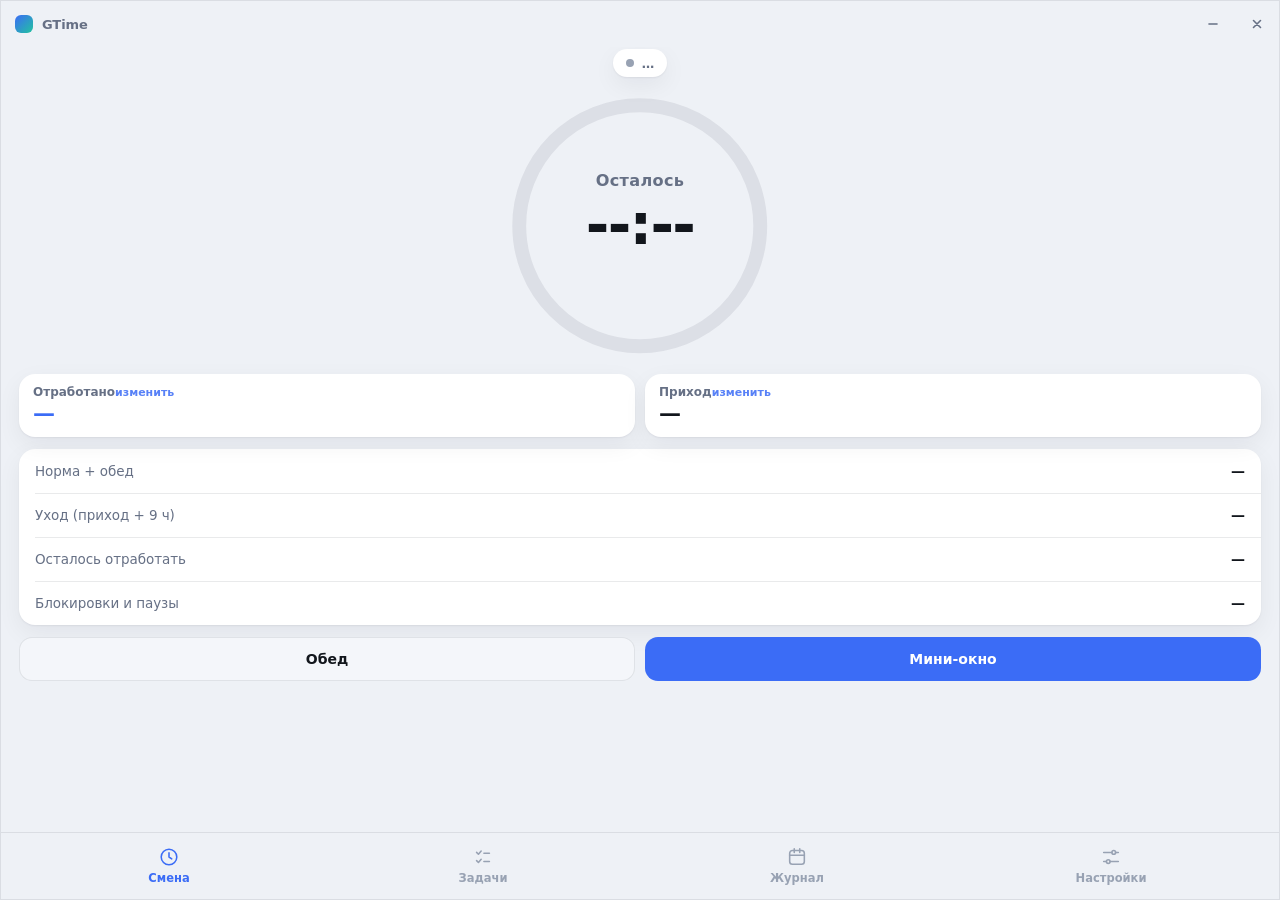
<file: shift_timer/ui/main.html>
<!doctype html>
<html lang="ru-RU"><head><meta charset="utf-8"><meta name="viewport" content="width=device-width,initial-scale=1">
<title>GTime</title><link rel="stylesheet" href="style.css"></head>
<body>
<div class="app">
  <div class="bar">
    <div class="drag pywebview-drag-region"><span class="logo"></span>GTime</div>
    <div class="winbtns">
      <button id="bMin" title="Свернуть"><svg viewBox="0 0 12 12"><path d="M2 6h8"/></svg></button>
      <button id="bX" class="x" title="Закрыть"><svg viewBox="0 0 12 12"><path d="M2.5 2.5l7 7M9.5 2.5l-7 7"/></svg></button>
    </div>
  </div>

  <div class="views">
    <section class="view on" id="v-home">
      <div class="chip" id="chip"><i></i><span id="chipT">…</span></div>
      <div class="ringbox" id="ring">
        <svg viewBox="0 0 236 236">
          <defs>
            <linearGradient id="g-work" x1="0" y1="0" x2="1" y2="1"><stop offset="0" class="s1"/><stop offset="1" class="s2"/></linearGradient>
            <linearGradient id="g-soon" x1="0" y1="0" x2="1" y2="1"><stop offset="0" stop-color="#f59e0b"/><stop offset="1" stop-color="#f97316"/></linearGradient>
            <linearGradient id="g-lunch" x1="0" y1="0" x2="1" y2="1"><stop offset="0" stop-color="#14b8a6"/><stop offset="1" stop-color="#38bdf8"/></linearGradient>
            <linearGradient id="g-done" x1="0" y1="0" x2="1" y2="1"><stop offset="0" stop-color="#22c3a0"/><stop offset="1" stop-color="#34d399"/></linearGradient>
          </defs>
          <circle class="track" cx="118" cy="118" r="104"/>
          <circle class="fill" id="fill" cx="118" cy="118" r="104" stroke-dasharray="653.45" stroke-dashoffset="653.45"/>
        </svg>
        <div class="ringin">
          <div class="cap" id="cap">Осталось</div>
          <div class="big" id="big">--:--</div>
          <div class="sub" id="sub"></div>
        </div>
      </div>
      <div class="tiles">
        <button class="tile tile-btn" id="tileWorked" title="Исправить, сколько отработано"><span class="k">Отработано<i>изменить</i></span><span class="v num" id="tWorked">—</span></button>
        <button class="tile tile-btn" id="tileArr" title="Указать, во сколько вы пришли"><span class="k">Приход<i>изменить</i></span><span class="v num" id="tArr">—</span></button>
      </div>
      <div class="card">
        <div class="row"><span class="k">Норма + обед</span><span class="v" id="rNorm">—</span></div>
        <div class="row"><span class="k">Уход (приход + 9 ч)</span><span class="v" id="rFinish">—</span></div>
        <div class="row"><span class="k">Осталось отработать</span><span class="v" id="rLeft">—</span></div>
        <div class="row"><span class="k">Блокировки и паузы</span><span class="v" id="rBreak">—</span></div>
      </div>
      <div class="btns"><button class="btn lunch" id="bLunch" title="Обед: рабочее время встаёт, идёт отдельный таймер">Обед</button><button class="btn primary" id="bMini">Мини-окно</button></div>
    </section>

    <section class="view" id="v-tk">
      <div class="jr-top"><div class="h tk-h" id="tkTitle">Задачи</div><span class="tk-cnt" id="tkCnt"></span></div>
      <div class="tk-prog"><i id="tkBar"></i></div>
      <form class="tk-add2" id="tkForm"><input id="tkInput" placeholder="Новая задача" maxlength="200" autocomplete="off"><button class="btn sm primary" type="submit">Добавить</button></form>
      <form class="tk-add2" id="tkSearchForm" hidden><input id="tkSearch" type="search" placeholder="Поиск по выполненным" autocomplete="off"></form>
      <div class="card tk-card"><div class="tk-list2" id="tkMain"></div></div>
      <div class="tk-foot"><button class="btn sm" id="tkClear">Убрать выполненные</button><button class="btn sm" id="tkArch" title="Все выполненные задачи за прошлые дни">Архив</button><span class="note" id="tkNote">Нажмите на задачу — детали, время, файлы. Выполненные скрываются после полуночи.</span></div>
    </section>

    <section class="view" id="v-jr">
      <div class="jr-top">
        <div class="cal-nav"><button class="btn sm ic" id="jrPrev" title="Прошлый месяц">‹</button><div class="h" id="jrMonth">Журнал</div><button class="btn sm ic" id="jrNext" title="Следующий месяц">›</button></div>
        <div class="jr-btns"><button class="btn sm" id="jrToday">Сегодня</button><button class="btn sm" id="jrAdd">+ День</button></div>
      </div>
      <div class="jr-mid">
        <div class="seg" id="segSum"><button data-k="week" class="on">Неделя</button><button data-k="month">Месяц</button></div>
        <span class="sum-lab" id="sumLab"></span>
      </div>
      <div class="card jr-sum" id="jrSum"></div>
      <div class="cal" id="cal"><div class="cal-h"><span>пн</span><span>вт</span><span>ср</span><span>чт</span><span>пт</span><span>сб</span><span>вс</span></div><div class="cal-g" id="calG"></div></div>
      <div class="cal-leg"><i class="ok"></i>норма (от 94%)<i class="mid"></i>средне (75–94%)<i class="bad"></i>мало (меньше 75%)<i class="vacation"></i>отпуск<i class="sick"></i>больничный<i class="dayoff"></i>выходной</div>
      <div class="jr-acts"><button class="btn sm primary" id="jrRep">Отчёт за неделю (Excel)</button><button class="btn sm" id="jrMark">Отпуск / больничный…</button><button class="btn sm" id="jrXls">Вся таблица Excel</button></div>
      <div class="note" id="jrNote">Нажмите на день — откроется всё за этот день. График 5/2: суббота и воскресенье — выходные.</div>
    </section>

    <section class="view" id="v-set">
      <div class="h">Рабочий день</div>
      <div class="card">
        <div class="row"><span>Норма за день</span><input type="time" id="iNorm"></div>
        <div class="row"><span>Обед</span>
          <div class="seg" id="segLunch"><button data-m="30">30 мин</button><button data-m="45">45 мин</button><button data-m="60">1 час</button><button data-m="90">1,5 ч</button></div></div>
      </div>
      <div class="note">Считается активное время: пока экран заблокирован или компьютер в режиме ожидания, оно стоит. Обед — отдельный таймер: на нём работа стоит, идёт он и при блокировке экрана.</div>
      <div class="h">Вид</div>
      <div class="card">
        <div class="row"><span>Показывать секунды</span><button class="sw" id="swSec" role="switch"></button></div>
        <div class="row"><span>Цвет</span>
          <div class="pal" id="palette">
            <button data-p="blue" title="Синяя"></button><button data-p="pink" title="Розовая"></button><button data-p="violet" title="Фиолетовая"></button>
            <button data-p="green" title="Зелёная"></button><button data-p="orange" title="Оранжевая"></button><button data-p="teal" title="Бирюзовая"></button><button data-p="graphite" title="Графит"></button>
          </div></div>
        <div class="row"><span>Тема</span>
          <div class="seg" id="segTheme"><button data-t="light">Светлая</button><button data-t="dark">Тёмная</button><button data-t="auto">Авто</button></div></div>
      </div>
      <div class="h">Напоминания в мини-окне</div>
      <div class="card">
        <div class="row"><span>Каждый ровный час до ухода</span><button class="sw" id="swHours" role="switch"></button></div>
        <div class="row"><span>Напоминать о перерыве</span><button class="sw" id="swBreak" role="switch"></button></div>
        <div class="row"><span>Тихий звук при уведомлении</span><button class="sw" id="swSound" role="switch"></button></div>
        <div class="row"><span>Громкость</span>
          <div class="seg" id="segVol"><button data-v="low">Низкая</button><button data-v="mid">Средняя</button><button data-v="high">Высокая</button></div></div>
        <div class="row"><span>Напомнить через</span>
          <div class="seg" id="segBreak"><button data-m="45">45 мин</button><button data-m="60">1 час</button><button data-m="90">1,5 ч</button></div></div>
      </div>
      <div class="h">Мини-окно</div>
      <div class="card">
        <div class="row"><span>Показывать мини-окно</span><button class="sw" id="swMini" role="switch"></button></div>
        <div class="row"><span>Поверх всех окон</span><button class="sw" id="swTop" role="switch"></button></div>
      </div>
      <div class="h">Резервная копия</div>
      <div class="card">
        <div class="row"><span>Журнал, задачи и файлы — одним архивом</span><span class="btns2"><button class="btn sm" id="bkSave">Сохранить копию</button><button class="btn sm" id="bkRestore">Восстановить</button></span></div>
      </div>
      <div class="note" id="bkNote">Копия переносит данные на другой компьютер. Перед восстановлением текущие данные сохраняются отдельным архивом.</div>
      <div class="h">Система</div>
      <div class="card">
        <div class="row"><span>Запускать при входе в Windows</span><button class="sw" id="swAuto" role="switch"></button></div>
        <div class="row"><span>Версия GTime</span><span class="v" id="updVer">—</span></div>
      </div>
    </section>
  </div>

  <nav class="tabs">
    <button class="tab on" data-v="home"><svg viewBox="0 0 24 24"><circle cx="12" cy="12" r="8.5"/><path d="M12 7.5V12l3 2"/></svg>Смена</button>
    <button class="tab" data-v="tk"><svg viewBox="0 0 24 24"><path d="M5 7l2 2 3-3.5M5 16l2 2 3-3.5M13 8h6M13 17h6"/></svg>Задачи</button>
    <button class="tab" data-v="jr"><svg viewBox="0 0 24 24"><rect x="4" y="5" width="16" height="15" rx="3"/><path d="M4 10h16M9 3v4M15 3v4"/></svg>Журнал</button>
    <button class="tab" data-v="set"><svg viewBox="0 0 24 24"><path d="M4 7h9M17 7h3M4 17h3M11 17h9"/><circle cx="15" cy="7" r="2"/><circle cx="9" cy="17" r="2"/></svg>Настройки</button>
  </nav>

  <div class="back" id="dlgBack">
    <div class="dlg" id="dlgEdit" hidden>
      <div class="dlg-t" id="dTitle">День</div>
      <label class="frow"><span>Дата</span><input type="date" id="dDate"></label>
      <label class="frow"><span>Приход</span><input type="time" id="dArr"></label>
      <label class="frow"><span>Уход</span><input type="time" id="dLeave"></label>
      <label class="frow"><span>Отработано</span><input type="time" id="dWork"></label>
      <button class="btn sm" id="dSuggest" hidden>Посчитать с прихода до сейчас</button>
      <div class="ev-h" id="dEvH">Блокировки и паузы</div>
      <div class="ev" id="dEvents"></div>
      <div class="dlg-hint" id="dHint"></div>
      <div class="dlg-btns"><button class="btn sm danger" id="dDel">Удалить</button><span class="grow"></span>
        <button class="btn sm" id="dCancel">Отмена</button><button class="btn sm primary" id="dSave">Сохранить</button></div>
    </div>
    <div class="dlg tall" id="dlgTask" hidden>
      <textarea class="tdt-in" id="tdText" rows="2" maxlength="200" aria-label="Задача"></textarea>
      <div class="td-timer"><span class="k" id="tdState">Не начата</span><button class="btn sm primary" id="tdRun" type="button">▶ В работу</button><b class="tm num" id="tdTimer">—</b></div>
      <div class="chips" id="tdTags"></div>
      <div class="td-wait" id="tdWait"></div>
      <label class="frow"><span>Создана</span><input type="datetime-local" id="tdCreated"></label>
      <label class="frow"><span>Начата</span><input type="datetime-local" id="tdStarted"></label>
      <label class="frow" id="tdFinRow"><span>Выполнена</span><input type="datetime-local" id="tdFinished"></label>
      <div class="ev-h">Комментарий</div>
      <textarea id="tdComment" rows="4" maxlength="8000" placeholder="Детали задачи, с кем согласовать, чего ждём…"></textarea>
      <div class="ev-h">Подзадачи <span id="tdSubN"></span></div>
      <div class="td-list" id="tdSubs"></div>
      <form class="tk-add2" id="tdSubForm"><input id="tdSubIn" placeholder="Новая подзадача" maxlength="200" autocomplete="off"><button class="btn sm" type="submit">Добавить</button></form>
      <div class="ev-h">Файлы <span id="tdFileN"></span></div>
      <div class="td-list" id="tdFiles"></div>
      <div class="td-drop" id="tdDrop">Перетащите файлы сюда или нажмите Ctrl+V</div>
      <div class="td-btns"><button class="btn sm" id="tdAttach" type="button">Прикрепить файлы…</button><button class="btn sm" id="tdFolder" type="button">Показать папку</button></div>
      <div class="dlg-hint" id="tdHint"></div>
      <div class="dlg-btns"><button class="btn sm danger" id="tdDel">Удалить</button><span class="grow"></span>
        <button class="btn sm" id="tdCancel">Закрыть</button><button class="btn sm primary" id="tdSave">Сохранить</button></div>
    </div>
    <div class="dlg tall" id="dlgDay" hidden>
      <div class="dlg-t" id="ddTitle">День</div>
      <div class="dd-mark" id="ddMark"></div>
      <div class="dd-grid" id="ddGrid"></div>
      <div class="ev-h" id="ddEvH">Блокировки, паузы и обед</div>
      <div class="ev" id="ddEvents"></div>
      <div class="ev-h" id="ddTkH">Задачи</div>
      <div class="dd-tasks" id="ddTasks"></div>
      <div class="dlg-btns"><button class="btn sm" id="ddMarkBtn">Отметить…</button><span class="grow"></span><button class="btn sm" id="ddClose">Закрыть</button><button class="btn sm primary" id="ddEdit">Исправить день</button></div>
    </div>
    <div class="dlg" id="dlgMark" hidden>
      <div class="dlg-t">Отпуск, больничный, выходной</div>
      <div class="seg wrap" id="mkKind"><button data-k="vacation" class="on">Отпуск</button><button data-k="sick">Больничный</button><button data-k="dayoff">Выходной</button><button data-k="">Снять отметку</button></div>
      <label class="frow"><span>С</span><input type="date" id="mkFrom"></label>
      <label class="frow"><span>По</span><input type="date" id="mkTo"></label>
      <div class="dlg-hint" id="mkHint">Отмеченные дни не считаются недоработкой: норма за них — 0. Суббота и воскресенье и так выходные.</div>
      <div class="dlg-btns"><span class="grow"></span><button class="btn sm" id="mkCancel">Отмена</button><button class="btn sm primary" id="mkSave">Применить</button></div>
    </div>
    <div class="dlg" id="dlgClose" hidden>
      <div class="dlg-t">Закрыть программу?</div>
      <div class="dlg-hint" id="cHint">Пока она закрыта, время не считается.</div>
      <div class="dlg-btns"><span class="grow"></span><button class="btn sm" id="cMin">Свернуть</button><button class="btn sm danger-fill" id="cQuit">Закрыть</button></div>
    </div>
  </div>
</div>
<script src="shift.js"></script><script src="common.js"></script><script src="main.js"></script>
</body></html>
</file>
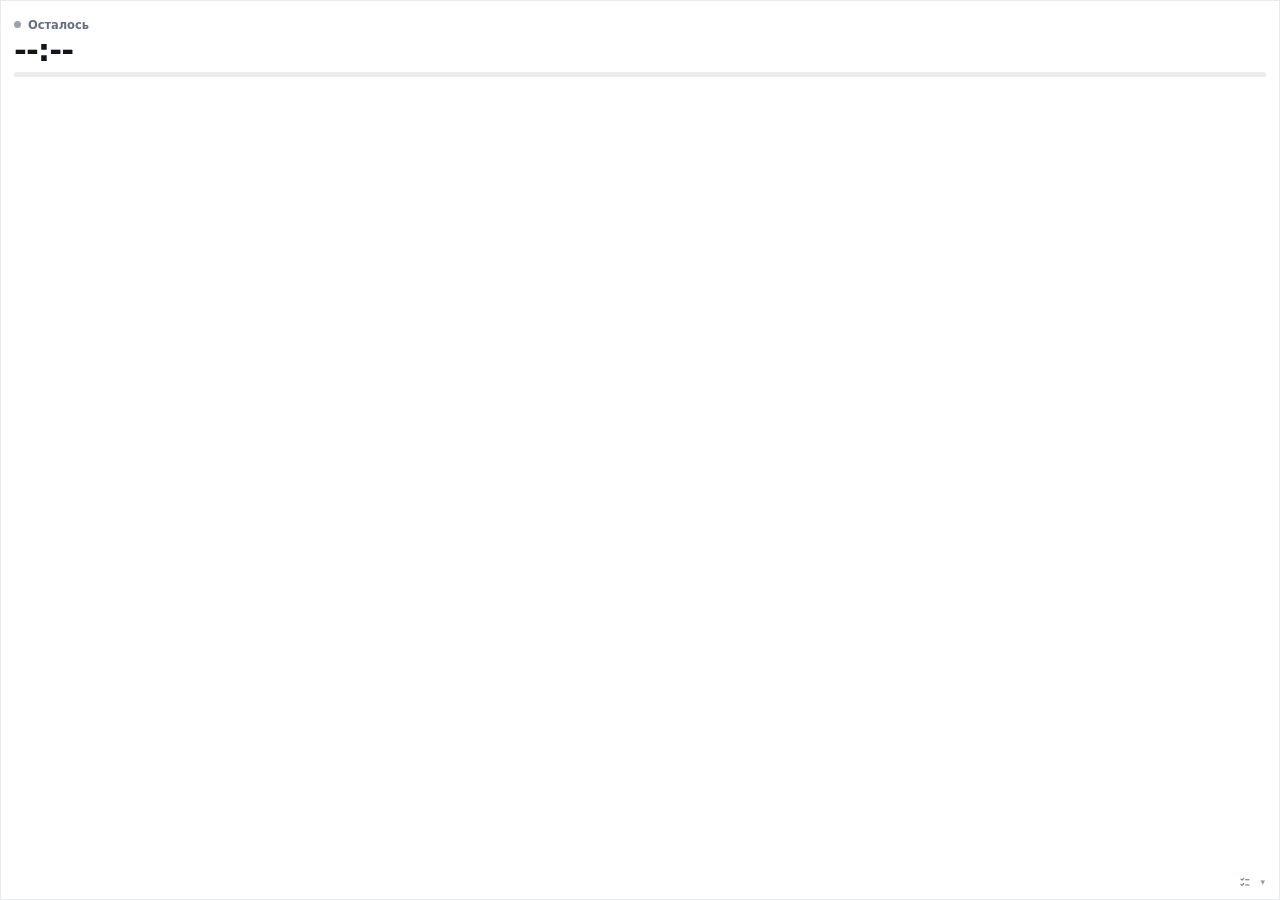
<file: shift_timer/ui/mini.html>
<!doctype html>
<html lang="ru"><head><meta charset="utf-8"><title>GTime — мини</title><link rel="stylesheet" href="style.css"></head>
<body class="mini" id="b">
  <div class="body pywebview-drag-region" id="drag">
    <div class="top"><i></i><span id="cap">Осталось</span></div>
    <div class="t" id="t">--:--</div>
    <div class="pb"><i id="fill"></i></div>
    <div class="w" id="w"></div>
  </div>
  <button class="mt" id="mTasks" title="Задачи на сегодня"><svg viewBox="0 0 24 24"><path d="M5 7l2 2 3-3.5M5 16l2 2 3-3.5M13 8h6M13 17h6"/></svg><span id="mTaskN"></span></button>
  <div class="tk" id="tk">
    <div class="tk-list" id="tkList"></div>
    <form class="tk-add" id="tkForm"><input id="tkIn" placeholder="Новая задача" maxlength="200" autocomplete="off"><button type="submit" title="Добавить">+</button></form>
  </div>
  <div class="nb" id="nb" title="Закрыть">
    <svg id="nIcon" viewBox="0 0 24 24"></svg>
    <div class="nc"><span id="nText"></span>
      <div class="na" id="nAct"><button id="nSkip" title="Закрыть, перерыв не обязателен">Пропустить</button><button id="nOff" title="До конца дня о перерыве не напоминать">Не сегодня</button></div></div>
  </div>
  <div class="mb">
    <button id="mLunch" title="Обед"><svg viewBox="0 0 24 24"><path d="M5 9h11v5a4 4 0 0 1-4 4H9a4 4 0 0 1-4-4V9z"/><path d="M16 10h1.5a2 2 0 0 1 0 4H16"/></svg></button>
    <button id="mOpen" title="Открыть главное окно"><svg viewBox="0 0 12 12"><path d="M7 2h3v3M10 2L6 6M5 3H3a1 1 0 0 0-1 1v5a1 1 0 0 0 1 1h5a1 1 0 0 0 1-1V7"/></svg></button>
    <button id="mClose" class="x" title="Скрыть мини-окно"><svg viewBox="0 0 12 12"><path d="M2.5 2.5l7 7M9.5 2.5l-7 7"/></svg></button>
  </div>
<script src="shift.js"></script><script src="common.js"></script><script src="mini.js"></script>
</body></html>
</file>
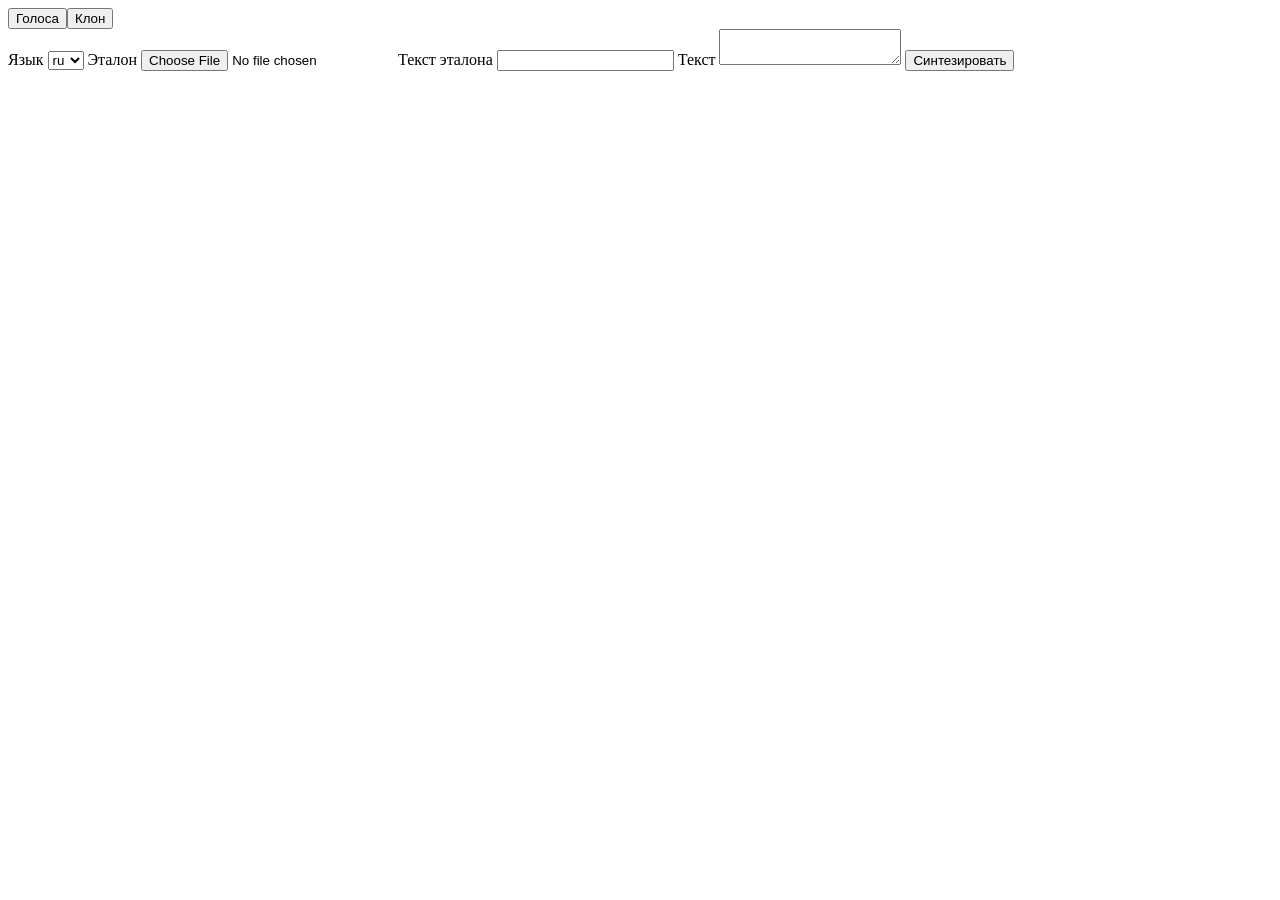
<file: tools/demo/mock_synth.html>
<!doctype html><html><head><meta charset="utf-8"><title>mock synth</title><style>.panel{display:none}.panel.active{display:block}</style></head><body>
<main><nav><button type="button" onclick="tab(0)">Голоса</button><button type="button" onclick="tab(1)">Клон</button></nav>
<section class="panel" id="p0"><form onsubmit="return false">
 <label>Голос <select id="preset-voice"><option>A</option><option>B</option><option>C</option><option>D</option><option>E</option><option>F</option><option>G</option><option>H</option></select></label>
 <label>Язык <select id="preset-lang"><option>ru</option><option>kz</option><option>tr</option></select></label>
 <label>Текст <textarea></textarea></label>
 <button type="button" onclick="go()">Синтезировать</button></form><div id="out"></div></section>
<section class="panel active" id="p1"><form onsubmit="return false">
 <label>Язык <select><option>ru</option><option>kz</option></select></label>
 <label>Эталон <input type="file"></label>
 <label>Текст эталона <input type="text"></label>
 <label>Текст <textarea></textarea></label>
 <button type="button" onclick="goClone()">Синтезировать</button></form><div id="out1"></div></section></main>
<script>
function tab(i){ document.querySelectorAll('section').forEach((s,k)=>s.classList.toggle('active',k===i)); }
function wav(sec, f){ const r=16000,n=Math.floor(r*sec),b=new ArrayBuffer(44+n*2),v=new DataView(b);
  const w=(o,s)=>{for(let i=0;i<s.length;i++)v.setUint8(o+i,s.charCodeAt(i));};
  w(0,'RIFF');v.setUint32(4,36+n*2,true);w(8,'WAVE');w(12,'fmt ');v.setUint32(16,16,true);v.setUint16(20,1,true);v.setUint16(22,1,true);
  v.setUint32(24,r,true);v.setUint32(28,r*2,true);v.setUint16(32,2,true);v.setUint16(34,16,true);w(36,'data');v.setUint32(40,n*2,true);
  for(let i=0;i<n;i++)v.setInt16(44+i*2,Math.round(Math.sin(i/r*2*Math.PI*f)*9000*Math.min(1,i/800,(n-i)/800)),true);
  let s='',u=new Uint8Array(b);for(let i=0;i<u.length;i+=0x8000)s+=String.fromCharCode.apply(null,u.subarray(i,i+0x8000));return 'data:audio/wav;base64,'+btoa(s);}
function go(){ const vi=document.getElementById('preset-voice').selectedIndex, li=document.getElementById('preset-lang').selectedIndex,
  t=document.querySelector('section.panel.active textarea').value;
  // длительность = 1 + голос*0.1 + язык*0.05 (+0.01 на букву) — проверка, что выбрали нужное
  setTimeout(()=>{ document.getElementById('out').innerHTML='<audio controls src="'+wav(1+vi*0.1+li*0.05+t.length*0.01, 220)+'"></audio>'; }, 600);
  // как настоящий сервис: после «Синтезировать» выбор голоса сбрасывается
  document.getElementById('preset-voice').selectedIndex = 0; }
// список голосов догружается позже и перерисовывается (выбор сбрасывается)
(function () { const s = document.getElementById('preset-voice'), keep = s.innerHTML; s.innerHTML = '<option>…</option>';
  setTimeout(() => { s.innerHTML = keep; }, 1500); })();
// клон: длительность — по длине текста (0,07 с на букву), эталон обязателен
function goClone(){ const f=document.querySelector('#p1 input[type=file]').files.length, t=document.querySelector('#p1 textarea').value;
  if(!f){ document.getElementById('out1').innerText='нет эталона'; return; }
  setTimeout(()=>{ document.getElementById('out1').innerHTML='<audio controls src="'+wav(0.3+t.length*0.07, 180)+'"></audio>'; }, 500); }
</script></body></html>
</file>
<file: frontend/style.css>
@import url('https://fonts.googleapis.com/css2?family=Inter:wght@400;500;600;700;800&family=JetBrains+Mono:wght@400;500;600;700&display=swap');

:root{
    --bg: #0a0c10;
    --panel: #14171d;
    --panel-raised: #1b1f27;
    --screen: #0a0b0e;
    --border: #262b34;
    --border-soft: #1e222a;

    --text: #eef1f6;
    --text-dim: #929aab;
    --text-faint: #565d6c;

    --accent-primary: #5b8cff;
    --accent-good: #34d399;
    --accent-trash: #e5484d;
    --accent-var: #fbbf24;
    --accent-mode: #7d7aff;
    --accent-info: #2dd4b0;

    --radius-sm: 7px;
    --radius-md: 11px;
    --radius-lg: 16px;

    /* Цветные подложки: выведены из основных акцентов, чтобы оттенки не расходились */
    --tint-primary: rgba(91, 140, 255, 0.10);
    --tint-good:    rgba(52, 211, 153, 0.10);
    --tint-trash:   rgba(229, 72, 77, 0.10);
    --tint-var:     rgba(251, 191, 36, 0.10);
    --tint-mode:    rgba(125, 122, 255, 0.10);
    --tint-info:    rgba(45, 212, 176, 0.10);

    /* Единая шкала отступов */
    --space-1: 4px;
    --space-2: 8px;
    --space-3: 12px;
    --space-4: 16px;
    --space-5: 22px;
    --space-6: 30px;

    /* Единая шкала размеров текста */
    --fs-xs: 11px;
    --fs-sm: 12.5px;
    --fs-md: 13.5px;
    --fs-lg: 15px;
    --fs-xl: 18px;

    /* Единая высота управляющих элементов */
    --control-h: 44px;

    --font-ui: "Inter", -apple-system, BlinkMacSystemFont, "Segoe UI", Arial, sans-serif;
    --font-mono: "JetBrains Mono", "SF Mono", Consolas, monospace;

    --shadow-panel: 0 1px 0 rgba(255,255,255,0.03) inset, 0 10px 24px rgba(0,0,0,0.42), 0 2px 6px rgba(0,0,0,0.3);
    --shadow-screen: inset 0 3px 10px rgba(0,0,0,0.6), inset 0 0 0 1px rgba(255,255,255,0.025);
    --shadow-pop: 0 20px 48px rgba(0,0,0,0.55), 0 4px 14px rgba(0,0,0,0.35);

    --ease: cubic-bezier(.2,.7,.3,1);
}

*{ box-sizing: border-box; }

::selection{ background: rgba(91, 140, 255,0.35); color: #fff; }

::-webkit-scrollbar{ width: 10px; height: 10px; }
::-webkit-scrollbar-track{ background: transparent; }
::-webkit-scrollbar-thumb{ background: #2a2f39; border-radius: 10px; border: 2px solid var(--panel); }
::-webkit-scrollbar-thumb:hover{ background: #3a4150; }

body{
    margin:0;
    font-family: var(--font-ui);
    background: var(--bg);   /* ровный строгий фон без цветных отсветов */
    color: var(--text);
    padding: 32px 20px 48px;
    -webkit-font-smoothing: antialiased;
    letter-spacing: -0.005em;
    transition: filter .35s ease;
}

button{ font-family: inherit; transition: transform .15s var(--ease), background .15s ease, border-color .15s ease, color .15s ease, box-shadow .15s ease, opacity .15s ease; }
button:active{ transform: translateY(1px); }
button:focus-visible, input:focus-visible{ outline: 2px solid var(--accent-primary); outline-offset: 2px; }

a{ color: var(--accent-primary); }

/* Единый набор линейных иконок (см. спрайт <symbol> в index.html) —
   размер идёт от font-size окружающего блока, цвет — от currentColor,
   поэтому существующие правила вида ".option-card--good .option-icon"
   (которые красят через color) продолжают работать без изменений. */
.icon{
    width: 1em; height: 1em; display: inline-block; flex: none;
    fill: none; stroke: currentColor; stroke-width: 2;
    stroke-linecap: round; stroke-linejoin: round; vertical-align: -0.15em;
}

kbd{
    display:inline-block; font-family: var(--font-mono); font-size: 10px; font-weight: 600;
    letter-spacing: 0.02em;
    color: var(--text-dim); background: #10131a;
    border: 1px solid var(--border); border-bottom: 2px solid #060708;
    border-radius: 4px; padding: 2px 5px 1px; margin-left: 6px;
}

.stage { max-width: 1400px; width: 100%; margin: 0 auto; animation: fadeIn .45s var(--ease); }
@keyframes fadeIn { from { opacity: 0; transform: translateY(12px); } to { opacity: 1; transform: translateY(0); } }

.loading-card{
    position: relative;
    background: var(--panel);
    border: 1px solid var(--border);
    border-radius: var(--radius-lg);
    box-shadow: var(--shadow-panel);
    padding: 40px 34px 34px;
    overflow: hidden;
}

.loading-card::before{
    content: "";
    position: absolute; top: 0; left: 0; right: 0; height: 3px;
    background: repeating-linear-gradient(
        90deg,
        var(--accent-primary) 0 14px,
        transparent 14px 18px
    );
    opacity: 0.55;
}

.eyebrow{
    display: inline-block; font-family: var(--font-mono); font-size: 11px; font-weight: 700;
    letter-spacing: 0.14em; text-transform: uppercase; color: var(--accent-primary);
    margin-bottom: 10px;
}

.loading-header h1{ margin: 0 0 6px; font-size: 23px; font-weight: 750; letter-spacing: -0.02em; }
.loading-header .subtitle{ margin: 0 0 30px; color: var(--text-dim); font-size: 14px; }

.load-options{ display:flex; flex-direction:column; gap:12px; }

.option-card{
    display:flex; align-items:center; gap:14px; text-align:left; width:100%;
    background: var(--panel-raised); border: 1px solid var(--border); border-radius: var(--radius-md);
    padding: 15px 17px; cursor:pointer; box-shadow: 0 1px 0 rgba(255,255,255,0.02) inset;
}
.option-card:hover{ border-color: var(--accent-primary); background: #202531; transform: translateY(-1px); box-shadow: 0 6px 16px rgba(0,0,0,0.3); }
.option-card:active{ transform: translateY(0); }
/* Карточка, для которой материал уже загружен */
.option-card.loaded{ border-color: var(--accent-good); background: var(--tint-good); }
.option-card.loaded .option-icon{ border-color: rgba(52, 211, 153,0.45); color: var(--accent-good); }
.option-card.loaded .option-title{ color: var(--accent-good); }
.option-card.loaded .option-desc{ color: var(--accent-good); opacity: 0.85; }
.option-card.loaded .option-title::after{
    content: " ✓"; font-weight: 800;
}
.option-card.loaded:hover{ border-color: var(--accent-good); background: rgba(52, 211, 153,0.16); }

.option-card--alt{ background: var(--panel); }
.option-card--disabled{
    opacity: 0.5; cursor: not-allowed; pointer-events: none;
}
.option-card--disabled:hover{ transform: none; box-shadow: none; }

.option-icon{
    flex: none; font-size: 19px; width: 40px; height:40px; display:flex; align-items:center; justify-content:center;
    background: var(--screen); border-radius: var(--radius-sm); border: 1px solid var(--border-soft);
    box-shadow: var(--shadow-screen); color: var(--text-dim);
}
.option-title{ display:block; font-size: 14.5px; font-weight: 650; color: var(--text); letter-spacing: -0.01em; }
.option-desc{ display:block; font-size: 12.5px; color: var(--text-dim); margin-top:3px; }

input[type=range] { -webkit-appearance: none; width: 100%; background: transparent; }
input[type=range]:focus { outline: none; }
input[type=range]::-webkit-slider-thumb {
    -webkit-appearance: none; height: 15px; width: 15px; border-radius: 50%;
    background: var(--accent-primary); cursor: pointer; margin-top: -5.5px;
    border: 2px solid #0d1015; box-shadow: 0 0 0 1px rgba(91, 140, 255,0.4), 0 2px 6px rgba(0,0,0,0.4);
}
input[type=range]::-webkit-slider-runnable-track { width: 100%; height: 4px; cursor: pointer; background: var(--border); border-radius: 2px; }
input[type=range]::-moz-range-thumb{
    height: 15px; width: 15px; border-radius: 50%; background: var(--accent-primary); cursor: pointer;
    border: 2px solid #0d1015; box-shadow: 0 0 0 1px rgba(91, 140, 255,0.4);
}
input[type=range]::-moz-range-track{ height: 4px; background: var(--border); border-radius: 2px; }

.progress-panel{
    display:none; margin-top: 24px; padding: 16px 18px;
    background: var(--screen); border: 1px solid var(--border-soft); border-left: 3px solid var(--accent-good);
    border-radius: var(--radius-sm); box-shadow: var(--shadow-screen);
}
progress{ width: 100%; height: 8px; accent-color: var(--accent-good); border-radius: 4px; overflow:hidden; }
progress::-webkit-progress-bar{ background: #0d1015; border-radius: 4px; }
progress::-webkit-progress-value{ background: linear-gradient(90deg, var(--accent-good), #57d79a); border-radius: 4px; }

.workspace-header{ display:flex; justify-content:space-between; align-items:center; margin-bottom: var(--space-4); gap: 15px; flex-wrap: wrap; }

.stat-row{
    display: flex; align-items: center; gap: 16px; background: var(--panel);
    padding: 9px 16px; border-radius: var(--radius-md); border: 1px solid var(--border);
    font-size: 12.5px; font-weight: 650; box-shadow: var(--shadow-panel); font-variant-numeric: tabular-nums;
}
.stat-good{ color: var(--accent-good); display:flex; align-items:center; gap:6px; }
.stat-good::before{ content:""; width:6px; height:6px; border-radius:50%; background: var(--accent-good); box-shadow: 0 0 6px var(--accent-good); }
.stat-var{ color: var(--accent-var); display:flex; align-items:center; gap:6px; }
.stat-var::before{ content:""; width:6px; height:6px; border-radius:50%; background: var(--accent-var); box-shadow: 0 0 6px var(--accent-var); }

.btn-ghost{
    display: inline-flex; align-items: center; justify-content: center; gap: 6px;
    background: var(--panel); border: 1px solid var(--border); color: var(--text-dim);
    padding: 0 13px; height: 34px; border-radius: var(--radius-sm);
    font-size: var(--fs-sm); font-weight: 600; cursor: pointer; white-space: nowrap;
}
/* Нейтральная кнопка подсвечивается синим. Красный цвет оставлен только
   для действительно опасных действий (.btn-ghost--danger). */
.btn-ghost:hover{ border-color: var(--accent-primary); color: var(--text); background: var(--tint-primary); }

.btn-ghost--var{ color: var(--accent-var); border-color: rgba(251, 191, 36,0.28); }
.btn-ghost--var:hover{ color: var(--accent-var); border-color: var(--accent-var); background: var(--tint-var); }

.btn-ghost--info{ color: var(--accent-info); border-color: rgba(45, 212, 176,0.28); }
.btn-ghost--info:hover{ color: var(--accent-info); border-color: var(--accent-info); background: var(--tint-info); }
.btn-ghost--good{ color: var(--accent-good); border-color: rgba(52, 211, 153,0.35); }
.btn-ghost--good:hover{ color: var(--accent-good); border-color: var(--accent-good); background: var(--tint-good); }

.btn-ghost--danger{ color: var(--accent-trash); border-color: rgba(229, 72, 77,0.28); }
.btn-ghost--danger:hover{ color: var(--accent-trash); border-color: var(--accent-trash); background: var(--tint-trash); }

.btn-alert{ color: var(--accent-trash); border-color: rgba(229, 72, 77,0.25); }
.btn-alert:hover{ background: var(--tint-trash); border-color: var(--accent-trash); color: var(--accent-trash); }

/* Общее правило: выключенная кнопка везде выглядит одинаково и не реагирует на курсор */
button:disabled,
button[disabled]{
    opacity: 0.4; cursor: not-allowed; filter: grayscale(0.55); box-shadow: none;
}
button:disabled:hover,
button[disabled]:hover{ transform: none; filter: grayscale(0.55); }
button:disabled:active,
button[disabled]:active{ transform: none; }

.mode-switch{ display:flex; gap: 5px; background: var(--panel); border: 1px solid var(--border); padding: 4px; border-radius: var(--radius-md); box-shadow: var(--shadow-panel); }
.chip{ border:none; background: transparent; color: var(--text-dim); font-size: 12px; font-weight: 650; padding: 8px 13px; border-radius: var(--radius-sm); cursor:pointer; }
.chip:hover{ background: var(--panel-raised); color: var(--text); }
.chip-mode--active{ background: var(--accent-mode); color: #fff; box-shadow: 0 2px 8px rgba(125, 122, 255,0.35); }
.chip-mode--active:hover{ background: var(--accent-mode); color:#fff; }

.stage-workspace{ display: flex; flex-direction: column; min-height: calc(100vh - 44px); }

.workspace-grid { display: grid; grid-template-columns: 1fr; gap: 24px; align-items: stretch; flex: 1; }
@media (min-width: 900px) { .workspace-grid { grid-template-columns: 1.15fr 1fr; } }
/* В режиме "Готовые переменные" правая колонка держит вживлённое окно
   Audacity — отдаём ей больше места, чтобы редактировать было удобнее. */
@media (min-width: 900px) { .workspace-grid.workspace-grid--varbatch { grid-template-columns: 0.85fr 1.3fr; } }
/* Колонки идут сверху вниз: раньше space-between раздвигал панели
   и посреди правой колонки зияла пустота в треть экрана. */
.panel-column { display: flex; flex-direction: column; justify-content: flex-start; gap: var(--space-4); min-width: 0; }

.sum-done-counter{
    font-family: var(--font-mono); font-size: 14px; font-weight: 650;
    color: var(--text); background: var(--screen); border: 1px solid var(--border-soft);
    border-radius: 10px; padding: 8px 12px; text-align: center;
}
.sum-done-counter--clickable{ cursor: pointer; transition: border-color .15s, background .15s; }
.sum-done-counter--clickable:hover{ border-color: var(--accent-var, #c9a227); background: rgba(201,162,39,0.08); }

.sum-stats-modal h4{ margin: 0 0 12px; font-size: 15px; }
.sum-stats-row{
    display: flex; flex-direction: column; gap: 2px; padding: 8px 0;
    border-top: 1px solid var(--border-soft); font-size: 13px; text-align: left;
}
.sum-stats-row:first-of-type{ border-top: none; }
.sum-stats-tier{ font-weight: 600; }
.sum-stats-dir{ font-weight: 400; color: var(--text-dim); font-size: 12px; }
.sum-stats-nums{ color: var(--text-dim); }
.sum-stats-last{ color: var(--accent-var, #c9a227); }

.audacity-embed-area{
    flex: 1; min-height: 820px; border-radius: 14px; border: 2px dashed var(--border-soft);
    background: #0b0d10; position: relative; overflow: hidden;
}

/* Режим «Суммы»: рамка под Audacity занимает всю ширину под обеими
   колонками, а панели сверху ужимаются до необходимого минимума —
   чтобы на монтаж оставалось как можно больше места. */
/* Ограничение ширины в 1400px здесь только отнимает место у Audacity.
   Отступы body тоже фиксированные (32px сверху / 48px снизу) — на весь
   экран это заметная полоса впустую, поэтому в режиме «Суммы» их тоже
   ужимаем и растягиваем страницу на всю высоту окна. */
body.sum-mode{ padding: 10px 14px 10px; }
body.sum-mode .stage-workspace{ max-width: none; min-height: calc(100vh - 20px); }
body.sum-mode .workspace-header{ margin-bottom: 10px; }
/* Раньше страница в режиме «Суммы» могла вырасти выше окна и появлялась
   прокрутка вниз — раздражало, всё нужное должно быть видно сразу.
   Высота жёстко прибита к высоте окна, а левая колонка при нехватке
   места скорее ужмёт внутренние отступы (ниже), чем вызовет скролл. */
body.sum-mode{ height: 100vh; overflow: hidden; }
/* Страница не прокручивается (иначе встроенное окно Audacity съезжает),
   поэтому левая колонка прокручивается сама по себе — рамка Audacity
   справа при этом стоит на месте. */
body.sum-mode .stage-workspace{ height: calc(100vh - 20px); }
body.sum-mode .workspace-grid--sum{ flex: 1; min-height: 0; grid-template-rows: minmax(0, 1fr); }
.workspace-grid--sum > .panel-column:first-child{ max-height: 100%; overflow-y: auto; padding-right: 4px; }
/* Вторая колонка (монтажный стол, кнопки обычного режима) в «Суммах» не нужна. */
.workspace-grid--sum > .panel-column:nth-child(2){ display: none; }
.sum-only{ display: none; }
body.sum-mode .sum-only{ display: inline-flex; }

/* Раньше режим «Суммы» наследовал общую двухколоночную сетку страницы —
   слева рулетки, справа кнопки, а между ними и по бокам от всей сетки
   зияли пустые поля (левая колонка была уже контента, правая короче
   левой). По наброску пользователя нужна узкая колонка «Суммы» слева
   (рулетки и кнопки — вместе, друг под другом) и Audacity справа, во
   всю оставшуюся ширину — а не единый сплошной столбец на всю панель
   с Audacity, уезжающим вниз. */
/* Ширина левой колонки подобрана под все 4 рулетки (млн/сотни/тыс/тенге)
   в один ряд, без переноса на вторую строку — 460px было мало, рулетки
   переносились по 2 в ряд и колонка выглядела сжатой/скомканной. */
.workspace-grid--sum{
    grid-template-columns: minmax(640px, 740px) 1fr; grid-template-rows: auto 1fr;
    max-width: none; gap: var(--space-3);
}
.workspace-grid--sum .panel-column{ grid-column: 1; align-self: start; gap: var(--space-2); }
/* Высота рулеток теперь задаётся однострочным дизайном списка категорий
   (.sum-stage2-reels .reel ниже, height: 44px) — там же и центровка
   индикатора под неё, отдельного правила тут больше не нужно. */
/* По умолчанию рамка заполняет всю оставшуюся ширину/высоту (align-self/
   justify-self: stretch) — свободного места справа/снизу не остаётся.
   При этом resize: both добавляет ручку в правом нижнем углу: потянув
   за неё, можно вручную сделать окно меньше, если так удобнее — сторож
   в JS (startEmbedWatchdog, опрос раз в 500мс) сам подхватывает новый
   размер рамки и подгоняет под него настоящее окно Audacity. */
.workspace-grid--sum > .audacity-embed-area{
    grid-column: 2; grid-row: 1 / -1; align-self: stretch; justify-self: stretch;
    min-width: 400px; min-height: 300px; resize: both; overflow: hidden;
}
.workspace-grid--sum .screen{ min-height: 120px; flex: 0 0 auto; }
/* Верх ужимаем, чтобы окно Audacity помещалось на экране без прокрутки:
   прокрутка — главный источник «съезжания» встроенного окна. */
.workspace-grid--sum .hero-phrase{ font-size: 2em; }
.workspace-grid--sum .screen{ padding: 16px 20px; }
.workspace-grid--sum .action-panel{ padding: 12px 16px; }
.workspace-grid--sum .work-hotkeys{ display: none; }
.workspace-grid--sum .hint-copy{ display: none; }
.workspace-grid--sum .btn-tile--tall{ height: 40px; font-size: var(--fs-md); }
.workspace-grid--sum .action-note{ font-size: 11px; line-height: 1.4; }
.workspace-grid--sum .sum-done-counter{ padding: 6px 10px; }

/* Лишние элементы общего экрана дублей, которые к режиму «Суммы» не
   относятся и раньше просто занимали место сверху/снизу узкого блока. */
body.sum-mode .phrase-nav{ display: none; }
body.sum-mode #projectProgress{ display: none; }
body.sum-mode #chunkTrack{ display: none; }
body.sum-mode #btnDeletePhrase{ display: none; }
body.sum-mode #checkedBadge{ display: none; }
body.sum-mode .action-panel > .silence-toggle{ display: none; }
/* .constructor-body — это flex-колонка с align-items: center, поэтому
   без явной ширины рамка под Audacity сжимается по контенту почти до
   нуля (реально видели w=4px). Растягиваем её саму на всю ширину. */
.constructor-body > .audacity-embed-area{ align-self: stretch; width: 100%; }

.audacity-embed-area__label{
    position: absolute; top: 8px; left: 50%; transform: translateX(-50%);
    font-size: 12px; color: var(--text-dim); background: rgba(0,0,0,.55);
    padding: 3px 10px; border-radius: 999px; pointer-events: none; z-index: 1;
}

.counter-pill{
    font-family: var(--font-mono); font-size: 12px; font-weight: 600; color: var(--text-dim);
    background: var(--screen); border: 1px solid var(--border-soft); border-radius: 999px;
    padding: 6px 14px; box-shadow: var(--shadow-screen); font-variant-numeric: tabular-nums;
}

.phrase-nav{ display:flex; justify-content:space-between; align-items:center; }
.btn-icon{
    background: var(--panel); border: 1px solid var(--border); color: var(--text-dim);
    font-size: 12px; font-weight: 650; padding: 9px 13px; border-radius: var(--radius-sm); cursor:pointer;
}
.btn-icon:hover{ color: var(--text); border-color: var(--accent-primary); background: rgba(91, 140, 255,0.06); }

.screen{
    background: radial-gradient(ellipse at top, rgba(91, 140, 255,0.05), transparent 60%), var(--screen);
    border: 1px solid var(--border-soft); box-shadow: var(--shadow-screen); border-radius: var(--radius-lg);
    padding: 28px 26px; text-align:center; display: flex; flex-direction: column; flex: 1;
    min-height: 220px; overflow-y: auto; position: relative;
}

.screen-content { margin: auto; width: 100%; position: relative; }

.hero-phrase{ font-size: 2.25em; line-height: 1.35; font-weight: 650; color: var(--text); letter-spacing: -0.01em; transition: all .25s var(--ease); word-break: break-word; }

.hero-phrase.is-playing { color: #ffffff; text-shadow: 0 0 18px rgba(255, 255, 255, 0.55); transform: scale(1.02); }
.hero-phrase.is-done { color: var(--accent-good); }
.hero-phrase.is-done.is-playing { color: var(--accent-good); text-shadow: 0 0 18px rgba(52, 211, 153, 0.55); }
.hero-phrase.is-var { color: var(--accent-var); }
.hero-phrase.is-var.is-playing { color: var(--accent-var); text-shadow: 0 0 18px rgba(251, 191, 36, 0.55); }

.save-name{ margin-top: 22px; font-size: 13.5px; color: var(--accent-info); font-family: var(--font-mono); }

.btn-delete-phrase{
    position: absolute; top: -8px; right: 0;
    background: transparent; border: none; color: var(--text-faint);
    font-size: 22px; line-height: 1; cursor: pointer; transition: all 0.4s ease;
    user-select: none; padding: 4px 6px; border-radius: 6px;
}
.btn-delete-phrase:hover { color: var(--accent-trash); background: rgba(229, 72, 77,0.08); }
.btn-delete-phrase.holding { color: var(--accent-trash); transform: scale(1.4); }

.chunk-nav{ display:flex; justify-content:center; align-items:center; gap: 22px; }
.btn-nav{
    background: var(--panel-raised); border: 1px solid var(--border); color: var(--text);
    font-size: 13px; font-weight: 650; padding: 13px 20px; border-radius: var(--radius-md); cursor:pointer;
    box-shadow: 0 1px 0 rgba(255,255,255,0.03) inset;
}
.btn-nav:hover{ border-color: var(--accent-primary); background: #232935; }
.chunk-display{ text-align:center; width: 260px; max-width: 100%; }
.chunk-name{
    font-weight: 700; font-size: 17px; font-family: var(--font-mono); color: var(--text);
    overflow: hidden; text-overflow: ellipsis; white-space: nowrap;
}

.btn-play{
    width:100%; background: var(--accent-primary);
    color:#fff; border:none; padding: 17px 15px; border-radius: var(--radius-md);
    font-size: 15px; font-weight: 700; cursor:pointer; letter-spacing: -0.01em;
    box-shadow: 0 8px 20px rgba(91, 140, 255,0.28), inset 0 1px 0 rgba(255,255,255,0.15);
}
.btn-play:hover{ box-shadow: 0 10px 24px rgba(91, 140, 255,0.38), inset 0 1px 0 rgba(255,255,255,0.15); }

.merge-panel{
    position: relative; overflow: hidden;
    background: var(--panel);
    border: 1px solid var(--border); border-radius: var(--radius-lg);
    padding: 26px 22px; box-shadow: var(--shadow-panel);
}
.merge-panel::before{
    content: ""; position: absolute; top: 0; left: 0; right: 0; height: 3px;
    background: repeating-linear-gradient(90deg, var(--accent-mode) 0 14px, transparent 14px 18px);
    opacity: 0.5;
}
.merge-panel h4{ text-transform: uppercase; letter-spacing: 0.08em; font-weight: 700; }
.merge-panel .panel-title,
.var-mix-panel .panel-title{ margin-bottom: var(--space-4); }

.merge-parts-row{ display:flex; gap:9px; margin-bottom:22px; }
.merge-part-box{
    flex:1; min-width: 60px; text-align: center; position: relative;
    background: var(--screen); border: 1px solid var(--border-soft); border-radius: var(--radius-md);
    padding: 8px; box-shadow: var(--shadow-screen);
}

.btn-remove-part {
    position: absolute; top: -8px; right: -6px; background: var(--accent-trash); color: #fff;
    width: 18px; height: 18px; border-radius: 50%; font-size: 14px; font-weight: bold; line-height: 16px;
    cursor: pointer; opacity: 0; transition: opacity 0.2s ease, transform 0.1s ease;
    box-shadow: 0 2px 6px rgba(0,0,0,0.5); z-index: 10; user-select: none; pointer-events: none;
}
.btn-remove-part:hover { transform: scale(1.15); }
.merge-part-box.has-data { border-color: var(--accent-info); }
.merge-part-box.has-data:hover .btn-remove-part { opacity: 1; pointer-events: auto; }

.btn-mark{
    width:100%; background: var(--panel-raised); border: 1px solid var(--border); color: var(--accent-info);
    font-size: 14px; font-weight: 650; padding: 11px 0; border-radius: var(--radius-sm); cursor:pointer; margin-bottom: 8px;
}
.btn-mark:hover{ background: #1a262a; border-color: var(--accent-info); }
.btn-mark.filled { background: var(--accent-info); color: #06232a; border-color: transparent; }

.part-value{ font-size: 10.5px; color: var(--text-faint); font-family: var(--font-mono); overflow: hidden; text-overflow: ellipsis; white-space: nowrap; }

.merge-actions{ display:flex; gap:10px; }
.btn-step{
    flex:1; padding: 15px; border-radius: var(--radius-md);
    font-size: 13px; font-weight: 650; cursor:pointer; position: relative; overflow: hidden;
    background: var(--tint-mode); border: 1px solid rgba(125, 122, 255,0.45); color: var(--accent-mode);
    box-shadow: none;
}
.btn-step:hover{ background: rgba(125, 122, 255,0.18); border-color: var(--accent-mode); }
.btn-step--confirm{ background: var(--tint-good); border-color: rgba(52, 211, 153,0.45); color: var(--accent-good); }
.btn-step--confirm:hover{ background: rgba(52, 211, 153,0.18); border-color: var(--accent-good); }
.btn-step::after { content: ""; position: absolute; top: 0; left: 0; bottom: 0; width: 0%; background: rgba(255, 255, 255, 0.14); transition: width 0s linear; }
.btn-step.holding::after { width: 100%; transition: width 0.6s linear; }
.btn-step.executed { transform: scale(0.96); filter: brightness(1.2); transition: all 0.1s ease; }
.btn-step--var { background: var(--tint-var); border-color: rgba(251, 191, 36,0.45); color: var(--accent-var); }
.btn-step--var:hover{ background: rgba(251, 191, 36,0.18); border-color: var(--accent-var); }

.action-panel{
    position: relative; overflow: hidden;
    background: var(--panel);
    border: 1px solid var(--border); border-radius: var(--radius-lg);
    padding: 26px 22px; box-shadow: var(--shadow-panel);
}
.action-panel::before{
    content: ""; position: absolute; top: 0; left: 0; right: 0; height: 3px;
    background: repeating-linear-gradient(90deg, var(--accent-good) 0 14px, transparent 14px 18px);
    opacity: 0.5;
}

.silence-toggle{ display:flex; align-items:center; justify-content:center; gap: 8px; color: var(--text-dim); font-size: 13px; margin-bottom: 22px; cursor:pointer; }
.silence-toggle input[type=checkbox]{ accent-color: var(--accent-primary); width: 15px; height: 15px; cursor:pointer; }

.action-col{ display:flex; flex-direction: column; gap: 12px; }
.btn-action{
    width: 100%; padding: 18px 16px; border-radius: var(--radius-md);
    font-size: var(--fs-lg); font-weight: 650; cursor: pointer;
    display: flex; justify-content: space-between; align-items: center;
    letter-spacing: -0.01em;
    background: var(--panel-raised); border: 1px solid var(--border); color: var(--text);
    box-shadow: none;
}
/* Спокойная заливка вместо неоновой: цвет подсказывает назначение,
   но не бьёт по глазам при работе часами. */
.btn-action--good{ background: var(--tint-good); border-color: rgba(52, 211, 153,0.45); color: var(--accent-good); }
.btn-action--good:hover{ background: rgba(52, 211, 153,0.18); border-color: var(--accent-good); }
.btn-action--var{ background: var(--tint-var); border-color: rgba(251, 191, 36,0.45); color: var(--accent-var); }
.btn-action--var:hover{ background: rgba(251, 191, 36,0.18); border-color: var(--accent-var); }

.action-note{
    text-align: center; font-size: var(--fs-sm); color: var(--text-faint);
    padding-top: var(--space-2);
}

.missing-panel {
    background: var(--panel); border: 1px solid var(--border); border-radius: var(--radius-lg);
    padding: 26px 30px; box-shadow: var(--shadow-panel); height: 70vh; display: flex; flex-direction: column;
}
.missing-header { display: flex; justify-content: space-between; align-items: center; margin-bottom: 20px; border-bottom: 1px solid var(--border); padding-bottom: 16px;}
.missing-header h3 { margin: 0; font-size: 18px; font-weight: 700; color: var(--text); }
.missing-list { overflow-y: auto; display: flex; flex-direction: column; gap: 10px; flex: 1; padding-right: 6px; }
.missing-item {
    background: var(--panel-raised); border: 1px solid var(--border); padding: 15px 20px;
    border-radius: var(--radius-md); cursor: pointer; display: flex; justify-content: space-between; align-items: center;
    transition: 0.15s var(--ease);
}
.missing-item:hover { border-color: var(--accent-primary); background: #202531; transform: translateX(5px); }
.missing-item-text { font-size: 15px; font-weight: 600; color: var(--text); white-space: nowrap; overflow: hidden; text-overflow: ellipsis; max-width: 70%; }
.missing-item-name { font-size: 13px; color: var(--accent-trash); font-family: var(--font-mono); font-weight: 650; }

.custom-alert-overlay {
    display: none; position: fixed; top: 0; left: 0; width: 100%; height: 100%;
    background: rgba(6, 7, 9, 0.78);
    z-index: 9999; justify-content: center; align-items: center;
    animation: fadeInAlert 0.2s ease;
}
@keyframes fadeInAlert { from { opacity: 0; } to { opacity: 1; } }
/* Окно-подсказка всегда поверх остальных модальных окон */
#customAlertOverlay{ z-index: 10000; }

.custom-alert-box {
    position: relative;
    max-height: 92vh; overflow-y: auto;
    background: var(--panel);
    border: 1px solid var(--border); border-radius: var(--radius-lg);
    padding: 32px; max-width: 400px; width: 90%; text-align: center;
    box-shadow: var(--shadow-pop); border-top: 3px solid var(--accent-info);
    transform: scale(0.95); animation: popInAlert 0.2s var(--ease) forwards;
}
@keyframes popInAlert { to { transform: scale(1); } }
.custom-alert-icon { font-size: 32px; margin-bottom: 15px; color: var(--accent-info); display: flex; justify-content: center; }
.custom-alert-icon.icon-tone--error{ color: var(--accent-trash); }
.custom-alert-icon.icon-tone--warning{ color: var(--accent-var); }
.custom-alert-icon.icon-tone--success{ color: var(--accent-good); }
.custom-alert-text { color: var(--text); font-size: 15px; line-height: 1.55; margin-bottom: 26px; white-space: pre-wrap; font-weight: 600;}
.custom-alert-btn {
    background: var(--accent-primary); color: #fff; border: none;
    min-height: var(--control-h); padding: 0 24px; border-radius: var(--radius-md);
    font-size: 14px; font-weight: 700;
    cursor: pointer; transition: filter 0.15s ease, transform .15s var(--ease); width: 100%;
    box-shadow: inset 0 1px 0 rgba(255,255,255,0.18), 0 6px 16px rgba(91, 140, 255,0.3);
}
.custom-alert-btn:hover { filter: brightness(1.08); }
.custom-alert-btn kbd { background: rgba(0,0,0,0.25); border-color: rgba(0,0,0,0.3); border-bottom-color: rgba(0,0,0,0.4); color: #fff; }

.search-input {
    width: 100%; padding: 11px 12px; background: var(--screen);
    border: 1px solid var(--border); border-radius: var(--radius-sm);
    color: var(--text); font-family: var(--font-mono); font-size: 14px;
    outline: none; transition: border-color 0.2s; box-shadow: var(--shadow-screen);
}
.search-input:focus { border-color: var(--accent-primary); }

.btn-waiting { position: relative; overflow: hidden; }
.btn-waiting::after {
    content: ''; position: absolute; bottom: 0; left: 0; height: 5px;
    background: rgba(255,255,255,0.7); width: 100%;
    animation: tapTimer 0.4s linear forwards;
}
@keyframes tapTimer { from { width: 100%; } to { width: 0%; } }
.btn-waiting kbd { background: #fff !important; color: #000 !important; }

/* ============================================================
   ЭКРАН 0 — ЗАСТАВКА
   ============================================================ */
.stage-splash{
    min-height: calc(100vh - 44px);
    display: flex; align-items: center; justify-content: center;
}
.splash{
    position: relative; width: 100%; max-width: 1100px;
    padding: 80px 40px 150px; text-align: center;
    border-radius: var(--radius-lg); overflow: hidden;
}

/* Живая «звуковая дорожка» на фоне заставки */
.splash-bars{
    position: absolute; inset: auto 0 0 0; height: 230px;
    display: flex; align-items: flex-end; justify-content: center; gap: 14px;
    padding: 0 var(--space-4);
    opacity: 0.2; pointer-events: none;
    -webkit-mask-image: linear-gradient(180deg, transparent, #000 85%);
            mask-image: linear-gradient(180deg, transparent, #000 85%);
}
.splash-bars span{
    flex: 1; max-width: 30px; border-radius: 5px 5px 0 0;
    background: linear-gradient(180deg, var(--accent-primary), var(--accent-mode));
    animation: barPulse 1.6s var(--ease) infinite;
}
.splash-bars span:nth-child(1){ height: 34%; animation-delay: 0s; }
.splash-bars span:nth-child(2){ height: 62%; animation-delay: .09s; }
.splash-bars span:nth-child(3){ height: 44%; animation-delay: .18s; }
.splash-bars span:nth-child(4){ height: 82%; animation-delay: .27s; }
.splash-bars span:nth-child(5){ height: 52%; animation-delay: .36s; }
.splash-bars span:nth-child(6){ height: 96%; animation-delay: .45s; }
.splash-bars span:nth-child(7){ height: 40%; animation-delay: .54s; }
.splash-bars span:nth-child(8){ height: 74%; animation-delay: .63s; }
.splash-bars span:nth-child(9){ height: 48%; animation-delay: .72s; }
.splash-bars span:nth-child(10){ height: 88%; animation-delay: .81s; }
.splash-bars span:nth-child(11){ height: 38%; animation-delay: .90s; }
.splash-bars span:nth-child(12){ height: 66%; animation-delay: .99s; }
.splash-bars span:nth-child(13){ height: 46%; animation-delay: 1.08s; }
.splash-bars span:nth-child(14){ height: 78%; animation-delay: 1.17s; }
.splash-bars span:nth-child(15){ height: 36%; animation-delay: 1.26s; }
@keyframes barPulse{
    0%, 100%{ transform: scaleY(0.42); }
    50%     { transform: scaleY(1); }
}
.splash-bars span{ transform-origin: bottom; }

.splash-inner{ position: relative; z-index: 1; }

.splash-mark{
    font-size: clamp(42px, 7vw, 74px); font-weight: 800; letter-spacing: -0.035em;
    line-height: 1.05; color: var(--text);
    animation: markIn .75s var(--ease) both;
}
.splash-mark span{
    background: linear-gradient(92deg, var(--accent-primary), var(--accent-mode));
    -webkit-background-clip: text; background-clip: text; color: transparent;
}
@keyframes markIn{
    from{ opacity: 0; transform: translateY(18px) scale(0.97); filter: blur(6px); }
    to  { opacity: 1; transform: translateY(0) scale(1); filter: blur(0); }
}

.splash-tagline{
    margin-top: var(--space-3); font-size: var(--fs-lg); color: var(--text-dim);
    animation: markIn .75s var(--ease) .12s both;
}

.splash-btn{
    margin-top: var(--space-6);
    display: inline-flex; align-items: center; justify-content: center; gap: var(--space-2);
    min-width: 260px; height: 54px; padding: 0 var(--space-6);
    border: none; border-radius: var(--radius-md); cursor: pointer;
    background: var(--accent-primary);
    color: #fff; font-size: var(--fs-lg); font-weight: 700; letter-spacing: -0.01em;
    box-shadow: 0 10px 26px rgba(91, 140, 255,0.32), inset 0 1px 0 rgba(255,255,255,0.18);
    animation: markIn .75s var(--ease) .24s both;
}
.splash-btn:hover{ transform: translateY(-2px); box-shadow: 0 16px 34px rgba(91, 140, 255,0.42), inset 0 1px 0 rgba(255,255,255,0.18); }
.splash-btn kbd{ background: rgba(0,0,0,0.25); border-color: rgba(0,0,0,0.3); color: #fff; }

.splash-note{
    margin-top: var(--space-5); font-family: var(--font-mono);
    font-size: var(--fs-xs); letter-spacing: 0.1em; text-transform: uppercase;
    color: var(--text-faint);
    animation: markIn .75s var(--ease) .36s both;
}

.recent-projects{
    margin-top: var(--space-6); text-align: left;
    width: 100%; max-width: 360px; margin-left: auto; margin-right: auto;
    animation: markIn .75s var(--ease) .44s both;
}
.recent-projects__title{
    font-size: var(--fs-xs); letter-spacing: 0.08em; text-transform: uppercase;
    color: var(--text-faint); margin-bottom: var(--space-2);
}
.recent-projects__list{ display: flex; flex-direction: column; gap: 6px; }
.recent-project{
    display: flex; align-items: center; justify-content: space-between; gap: var(--space-3);
    width: 100%; padding: 10px 14px; border-radius: var(--radius-md);
    border: 1px solid var(--border-soft); background: var(--panel);
    color: var(--text); cursor: pointer; text-align: left;
    transition: border-color .15s, background .15s, transform .15s;
}
.recent-project:hover{ border-color: var(--accent-primary); background: var(--tint-info); transform: translateY(-1px); }
.recent-project__name{ font-weight: 650; overflow: hidden; text-overflow: ellipsis; white-space: nowrap; }
.recent-project__time{ font-size: var(--fs-xs); color: var(--text-dim); white-space: nowrap; }

/* ============================================================
   ЭКРАН 1 — ПОДГОТОВКА ПРОЕКТА (широкая раскладка)
   ============================================================ */
.setup-header{
    display: flex; align-items: flex-end; justify-content: space-between;
    gap: var(--space-4); flex-wrap: wrap;
    padding-bottom: var(--space-4); margin-bottom: var(--space-5);
    border-bottom: 1px solid var(--border);
}
.setup-brand{ display: flex; align-items: baseline; gap: var(--space-3); flex-wrap: wrap; }
.setup-brand__mark{
    font-size: 24px; font-weight: 800; letter-spacing: -0.03em; color: var(--text);
}
.setup-brand__mark span{
    background: linear-gradient(92deg, var(--accent-primary), var(--accent-mode));
    -webkit-background-clip: text; background-clip: text; color: transparent;
}
.setup-brand__sub{ font-size: var(--fs-md); color: var(--text-dim); }
.setup-status{
    font-family: var(--font-mono); font-size: var(--fs-xs);
    letter-spacing: 0.08em; text-transform: uppercase; color: var(--accent-primary);
    background: var(--tint-primary); border: 1px solid rgba(91, 140, 255,0.3);
    padding: 7px var(--space-3); border-radius: 999px;
}
.setup-status--ready{
    color: var(--accent-good); background: var(--tint-good); border-color: rgba(52, 211, 153,0.35);
}

.stage-loading{ display: flex; flex-direction: column; min-height: calc(100vh - 44px); }

.setup-grid{ display: grid; grid-template-columns: 1fr; gap: var(--space-5); align-items: start; }
@media (min-width: 1000px){
    /* Сетка забирает всю оставшуюся высоту, чтобы внизу не оставалось пустоты */
    .setup-grid{ grid-template-columns: minmax(340px, 420px) 1fr; gap: var(--space-6); flex: 1 0 auto; align-items: stretch; }
}
.setup-col{ display: flex; flex-direction: column; gap: var(--space-3); min-width: 0; }

.section-label{
    display: flex; align-items: center; gap: var(--space-3);
    font-family: var(--font-mono); font-size: 10.5px; font-weight: 700;
    letter-spacing: 0.14em; text-transform: uppercase; color: var(--text-faint);
    margin-bottom: var(--space-1);
}
.section-label::after{ content: ""; flex: 1; height: 1px; background: var(--border); }
.section-label--spaced{ margin-top: var(--space-4); }

/* --- Крупные карточки режимов --- */
.mode-grid{ display: grid; grid-template-columns: repeat(auto-fit, minmax(260px, 1fr)); gap: var(--space-3); }

.mode-card{
    position: relative; overflow: hidden;
    display: flex; flex-direction: column; align-items: flex-start; gap: var(--space-2);
    text-align: left; padding: var(--space-5) var(--space-4) var(--space-4);
    background: var(--panel);
    border: 1px solid var(--border); border-radius: var(--radius-lg);
    box-shadow: var(--shadow-panel); cursor: pointer; min-height: 190px;
}
.mode-card::before{
    content: ""; position: absolute; top: 0; left: 0; right: 0; height: 3px;
    background: repeating-linear-gradient(90deg, var(--accent-primary) 0 14px, transparent 14px 18px);
    opacity: 0.5; transition: opacity .2s ease;
}
.mode-card:hover{ transform: translateY(-3px); border-color: var(--accent-primary); box-shadow: 0 14px 32px rgba(0,0,0,0.42); }
.mode-card:hover::before{ opacity: 1; }
.mode-card:hover .mode-card__go{ transform: translateX(4px); opacity: 1; }

.mode-card__icon{
    width: 44px; height: 44px; display: flex; align-items: center; justify-content: center;
    font-size: 21px; background: var(--screen); border: 1px solid var(--border-soft);
    border-radius: var(--radius-md); box-shadow: var(--shadow-screen); color: var(--text-dim);
}
.mode-card__title{
    font-size: var(--fs-lg); font-weight: 700; color: var(--text);
    letter-spacing: -0.015em; line-height: 1.3;
}
.mode-card__desc{
    font-size: var(--fs-md); color: var(--text-dim); line-height: 1.5;
    flex: 1;
}
.mode-card__go{
    margin-top: var(--space-2); font-size: var(--fs-sm); font-weight: 650;
    color: var(--accent-primary); opacity: 0.75;
    transition: transform .2s var(--ease), opacity .2s ease;
}

.mode-card--var::before{ background: repeating-linear-gradient(90deg, var(--accent-var) 0 14px, transparent 14px 18px); }
.mode-card--var:hover{ border-color: var(--accent-var); }
.mode-card--var .mode-card__go{ color: var(--accent-var); }
.mode-card--var .mode-card__icon{ color: var(--accent-var); }

.mode-card--good::before{ background: repeating-linear-gradient(90deg, var(--accent-good) 0 14px, transparent 14px 18px); }
.mode-card--good:hover{ border-color: var(--accent-good); }
.mode-card--good .mode-card__go{ color: var(--accent-good); }
.mode-card--good .mode-card__icon{ color: var(--accent-good); }

.mode-card--info::before{ background: repeating-linear-gradient(90deg, var(--accent-primary) 0 14px, transparent 14px 18px); }
.mode-card--info:hover{ border-color: var(--accent-primary); }
.mode-card--info .mode-card__go{ color: var(--accent-primary); }
.mode-card--info .mode-card__icon{ color: var(--accent-primary); }

/* --- Плитки утилит --- */
.util-grid{ display: grid; grid-template-columns: repeat(auto-fit, minmax(230px, 1fr)); gap: var(--space-3); }
.util-tile{
    display: flex; flex-direction: column; align-items: flex-start; gap: 6px;
    text-align: left; padding: var(--space-4);
    background: var(--panel); border: 1px solid var(--border);
    border-radius: var(--radius-md); cursor: pointer;
}
.util-tile:hover{ transform: translateY(-2px); box-shadow: 0 8px 20px rgba(0,0,0,0.32); }
.util-tile__icon{ font-size: 18px; color: var(--text-dim); }
.util-tile__title{ font-size: var(--fs-md); font-weight: 650; color: var(--text); }
.util-tile__desc{ font-size: var(--fs-sm); color: var(--text-dim); line-height: 1.45; }

.util-tile--mode{ background: var(--tint-mode); border-color: rgba(125, 122, 255,0.35); }
.util-tile--mode:hover{ border-color: var(--accent-mode); }
.util-tile--mode .util-tile__title{ color: var(--accent-mode); }

.util-tile--info{ background: var(--tint-info); border-color: rgba(45, 212, 176,0.35); }
.util-tile--info:hover{ border-color: var(--accent-info); }
.util-tile--info .util-tile__title{ color: var(--accent-info); }

.util-tile--var{ background: var(--tint-var); border-color: rgba(251, 191, 36,0.35); }
.util-tile--var:hover{ border-color: var(--accent-var); }
.util-tile--var .util-tile__title{ color: var(--accent-var); }

.util-tile--good{ background: var(--tint-good); border-color: rgba(52, 211, 153,0.35); }
.util-tile--good:hover{ border-color: var(--accent-good); }
.util-tile--good .util-tile__title{ color: var(--accent-good); }

/* --- Компактный вид начального меню (экран подготовки проекта) ---
   Отступы и размеры уже переопределены только внутри .stage-loading,
   поэтому те же классы (.option-card, .info-panel и т.д.) в модалках
   и на других экранах остаются прежними. */
.stage-loading .setup-header{ padding-bottom: var(--space-3); margin-bottom: var(--space-4); }
.stage-loading .setup-grid{ gap: var(--space-4); }
@media (min-width: 1000px){
    .stage-loading .setup-grid{ gap: var(--space-5); }
}
.stage-loading .setup-col{ gap: var(--space-2); }
.stage-loading .section-label{ margin-bottom: 2px; }
.stage-loading .section-label--spaced{ margin-top: var(--space-3); }

.stage-loading .option-card{ padding: 11px 14px; gap: 12px; }
.stage-loading .option-icon{ width: 34px; height: 34px; font-size: 16px; }
.stage-loading .option-title{ font-size: 13.5px; }
.stage-loading .option-desc{ font-size: 11.5px; margin-top: 2px; }

.stage-loading .settings-panel{ padding: var(--space-2) var(--space-3) var(--space-3); }
.stage-loading .settings-head{ margin-bottom: var(--space-2); }
.stage-loading .slider-field{ margin-bottom: var(--space-2); }
.stage-loading .slider-head{ margin-bottom: 4px; }

.stage-loading .mode-grid{ gap: var(--space-2); }
.stage-loading .mode-card{ padding: var(--space-3); gap: 6px; min-height: 150px; }
.stage-loading .mode-card__icon{ width: 36px; height: 36px; font-size: 17px; }
.stage-loading .mode-card__title{ font-size: 13.5px; }
.stage-loading .mode-card__desc{ font-size: 12px; line-height: 1.4; }
.stage-loading .mode-card__go{ margin-top: 4px; }

.stage-loading .util-grid{ gap: var(--space-2); }
.stage-loading .util-tile{ padding: var(--space-3); gap: 4px; }
.stage-loading .util-tile__title{ font-size: 12.5px; }
.stage-loading .util-tile__desc{ font-size: 11px; line-height: 1.35; }

.stage-loading .info-panel{ padding: var(--space-3) var(--space-4); }
.stage-loading .info-panel__title{ margin-bottom: var(--space-2); }
.stage-loading .folder-map{ gap: var(--space-2); }

/* --- Шпаргалка по горячим клавишам внизу экрана подготовки --- */
.setup-footer{
    display: flex; align-items: center; gap: var(--space-4); flex-wrap: wrap;
    /* auto прижимает шпаргалку к нижнему краю окна на высоких экранах */
    margin-top: auto; padding-top: var(--space-4);
    border-top: 1px solid var(--border);
    margin-bottom: 0;
}
.setup-footer__label{
    font-family: var(--font-mono); font-size: 10.5px; font-weight: 700;
    letter-spacing: 0.14em; text-transform: uppercase; color: var(--text-faint);
    flex: none;
}
.hotkey-list{ display: flex; flex-wrap: wrap; gap: var(--space-2) var(--space-4); }
.hotkey{
    display: inline-flex; align-items: center; gap: 2px;
    font-size: var(--fs-sm); color: var(--text-dim); white-space: nowrap;
}
.hotkey kbd{ margin-left: 0; margin-right: 4px; }
.hotkey kbd + kbd{ margin-left: -2px; }

/* --- Шапка: логотип-кнопка и возврат к работе --- */
.setup-brand__mark{
    background: none; border: none; padding: 4px 8px; margin-left: -8px;
    border-radius: var(--radius-sm); cursor: pointer;
    font-family: inherit; font-size: 24px; font-weight: 800;
    letter-spacing: -0.03em; color: var(--text);
}
.setup-brand__mark:hover{ background: var(--panel-raised); }
.setup-brand__mark:hover span{ filter: brightness(1.15); }

.setup-header__right{ display: flex; align-items: center; gap: var(--space-3); flex-wrap: wrap; }

.btn-resume{
    display: inline-flex; align-items: center; justify-content: center;
    height: 34px; padding: 0 var(--space-4); border-radius: var(--radius-sm); cursor: pointer;
    background: var(--tint-good); border: 1px solid rgba(52, 211, 153,0.45);
    color: var(--accent-good); font-size: var(--fs-sm); font-weight: 650; white-space: nowrap;
}
.btn-resume:hover{ background: rgba(52, 211, 153,0.18); border-color: var(--accent-good); transform: translateY(-1px); }

/* --- Настройки нарезки: заголовок, ручной ввод, кнопки-подсказки --- */
.settings-head{
    display: flex; align-items: center; justify-content: space-between;
    gap: var(--space-3); margin-bottom: var(--space-3);
}
.settings-head .settings-title{ margin-bottom: 0; }

.btn-manual{
    height: 28px; padding: 0 var(--space-3); border-radius: var(--radius-sm); cursor: pointer;
    background: var(--panel-raised); border: 1px solid var(--border); color: var(--text-dim);
    font-size: var(--fs-xs); font-weight: 650; letter-spacing: 0.02em; white-space: nowrap;
}
.btn-manual:hover{ border-color: var(--accent-primary); color: var(--accent-primary); background: var(--tint-primary); }

.slider-name{ display: inline-flex; align-items: center; gap: 6px; }

.help-btn{
    flex: none; width: 17px; height: 17px; padding: 0;
    display: inline-flex; align-items: center; justify-content: center;
    border-radius: 50%; cursor: pointer;
    background: var(--panel-raised); border: 1px solid var(--border);
    color: var(--text-faint); font-size: 10px; font-weight: 800; line-height: 1;
}
.help-btn:hover{ border-color: var(--accent-info); color: var(--accent-info); background: var(--tint-info); }

.field-hint{
    display: block; margin-top: 6px; font-size: var(--fs-xs);
    color: var(--text-dim); line-height: 1.5; min-height: 2.4em;
}
.field-hint b{ color: var(--accent-info); font-weight: 650; }
.field-hint.is-warn b{ color: var(--accent-var); }

/* --- Окно автоподбора настроек нарезки --- */
.tune-file{
    font-family: var(--font-mono); font-size: var(--fs-sm); color: var(--text-dim);
    background: var(--screen); border: 1px solid var(--border-soft);
    padding: var(--space-2) var(--space-3); border-radius: var(--radius-sm);
    margin-bottom: var(--space-4); word-break: break-all;
    box-shadow: var(--shadow-screen);
}
.tune-file b{ color: var(--text); }

.measure-grid{
    display: grid; grid-template-columns: repeat(auto-fit, minmax(150px, 1fr));
    gap: var(--space-2); margin-bottom: var(--space-4);
}
.measure-card{
    background: var(--panel-raised); border: 1px solid var(--border);
    border-radius: var(--radius-md); padding: var(--space-3);
}
.measure-card--wide{ grid-column: span 2; }
.measure-card__label{
    font-size: 10.5px; color: var(--text-dim);
    text-transform: uppercase; font-weight: 700; letter-spacing: 0.06em;
}
.measure-card__value{
    font-size: 24px; font-weight: 750; margin: var(--space-1) 0 2px;
    color: var(--text-dim); font-variant-numeric: tabular-nums; letter-spacing: -0.02em;
}
.measure-card__value--speech{ color: var(--accent-primary); }
.measure-card__value--spread{ color: var(--accent-info); }
.measure-card__note{ font-size: var(--fs-xs); color: var(--text-faint); line-height: 1.4; }
.measure-card__note.is-good{ color: var(--accent-good); }
.measure-card__note.is-warn{ color: var(--accent-var); }

.tune-verdict{
    font-size: var(--fs-md); color: var(--text-dim); line-height: 1.5;
    margin-bottom: var(--space-4);
}
.tune-verdict b{ color: var(--text); }

.tune-fields{
    display: grid; grid-template-columns: repeat(auto-fit, minmax(140px, 1fr));
    gap: var(--space-3); margin-bottom: var(--space-4);
}
.tune-fields .field{ margin-bottom: 0; }

.tune-result{
    display: flex; align-items: center; gap: var(--space-4);
    padding: var(--space-3) var(--space-4); border-radius: var(--radius-md);
    border: 1px solid var(--border); background: var(--panel-raised);
    font-size: var(--fs-sm); color: var(--text-dim); line-height: 1.45;
    margin-bottom: var(--space-4); min-height: 74px;
}
.tune-result__num{
    flex: none; font-size: 30px; font-weight: 750; letter-spacing: -0.03em;
    font-variant-numeric: tabular-nums; color: var(--text);
}
.tune-result__text b{ color: var(--text); }
.tune-result.is-busy{ opacity: 0.6; }
.tune-result.is-good{ border-color: rgba(52, 211, 153,0.45); background: var(--tint-good); }
.tune-result.is-good .tune-result__num{ color: var(--accent-good); }
.tune-result.is-warn{ border-color: rgba(251, 191, 36,0.45); background: var(--tint-var); }
.tune-result.is-warn .tune-result__num{ color: var(--accent-var); }
.tune-result.is-bad{ border-color: rgba(229, 72, 77,0.5); background: var(--tint-trash); }
.tune-result.is-bad .tune-result__num{ color: var(--accent-trash); }

.tune-presets{ margin-bottom: var(--space-2); }
.tune-presets__label{
    display: block; font-size: var(--fs-xs); color: var(--text-dim);
    margin-bottom: 6px; font-weight: 600;
}
.tune-presets__row{ display: flex; flex-wrap: wrap; gap: var(--space-2); }
.preset-chip{
    display: flex; flex-direction: column; align-items: center; gap: 1px;
    padding: 7px var(--space-3); border-radius: var(--radius-sm); cursor: pointer;
    background: var(--panel-raised); border: 1px solid var(--border);
    color: var(--text); font-size: var(--fs-sm); font-weight: 650;
    font-variant-numeric: tabular-nums;
}
.preset-chip small{ font-size: 10px; font-weight: 500; color: var(--text-faint); }
.preset-chip:hover{ border-color: var(--accent-primary); background: var(--tint-primary); }

/* --- Окно выбора колонок таблицы --- */
.excel-toolbar{
    display: flex; align-items: flex-end; justify-content: space-between;
    gap: var(--space-3); flex-wrap: wrap; margin-bottom: var(--space-3);
}
.excel-headrow{ display: flex; align-items: center; gap: var(--space-2); }
.excel-headrow span{ font-size: var(--fs-sm); color: var(--text-dim); white-space: nowrap; }
.excel-headrow .search-input{ width: 74px; text-align: center; flex: none; }
.excel-headrow__hint{ font-size: var(--fs-xs); color: var(--text-faint); white-space: nowrap; }
.excel-toolbar__buttons{ display: flex; gap: var(--space-2); }

.excel-columns{
    display: grid; grid-template-columns: repeat(auto-fit, minmax(230px, 1fr));
    gap: var(--space-2); max-height: 34vh; overflow-y: auto;
    padding-right: 6px; margin-bottom: var(--space-4);
}
.excel-empty{
    grid-column: 1 / -1; padding: var(--space-4);
    font-size: var(--fs-sm); color: var(--accent-var); line-height: 1.5;
}

.col-card{
    display: flex; align-items: flex-start; gap: var(--space-2);
    padding: var(--space-3); border-radius: var(--radius-md); cursor: pointer;
    background: var(--panel); border: 1px solid var(--border);
    transition: border-color .15s ease, background .15s ease;
}
.col-card:hover{ border-color: var(--accent-primary); background: var(--tint-primary); }
.col-card:has(input:checked){ border-color: rgba(52, 211, 153,0.5); background: var(--tint-good); }
.col-card input[type=checkbox]{ position: absolute; opacity: 0; width: 0; height: 0; }
.col-card .opt-chip__box{ margin-top: 2px; }

.col-card__body{ display: flex; flex-direction: column; gap: 3px; min-width: 0; }
.col-card__head{ display: flex; align-items: baseline; gap: var(--space-2); }
.col-card__letter{
    flex: none; font-family: var(--font-mono); font-size: var(--fs-xs); font-weight: 700;
    color: var(--accent-info); background: var(--screen);
    border: 1px solid var(--border-soft); border-radius: 4px; padding: 1px 5px;
}
.col-card__title{
    font-size: var(--fs-md); font-weight: 650; color: var(--text);
    overflow: hidden; text-overflow: ellipsis; white-space: nowrap;
}
.col-card__title i{ color: var(--text-faint); font-weight: 500; }
.col-card__samples{
    font-size: var(--fs-xs); color: var(--text-dim); line-height: 1.4;
    overflow: hidden; text-overflow: ellipsis; display: -webkit-box;
    -webkit-line-clamp: 2; -webkit-box-orient: vertical;
}
.col-card__stats{ font-size: 10.5px; color: var(--text-faint); font-variant-numeric: tabular-nums; }

.excel-options{
    display: flex; align-items: flex-end; gap: var(--space-4);
    flex-wrap: wrap; margin-bottom: var(--space-4);
}
.excel-options__field{ flex: 1; min-width: 220px; margin-bottom: 0; }
.excel-options__chip{ flex: none; }

/* Выпадающий список под общий стиль полей ввода */
select.search-input{
    appearance: none; -webkit-appearance: none;
    height: var(--control-h); font-family: var(--font-ui); cursor: pointer;
    padding-right: var(--space-6);
    background-image: linear-gradient(45deg, transparent 50%, var(--text-dim) 50%),
                      linear-gradient(135deg, var(--text-dim) 50%, transparent 50%);
    background-position: calc(100% - 18px) 50%, calc(100% - 13px) 50%;
    background-size: 5px 5px, 5px 5px;
    background-repeat: no-repeat;
}
select.search-input option{ background: var(--panel); color: var(--text); }

.tune-result__ex{
    display: inline-block; margin-top: 4px;
    font-family: var(--font-mono); font-size: 10.5px; color: var(--text-faint);
}

/* --- Полоса общего прогресса проекта --- */
.project-progress{
    display: none; align-items: center; gap: var(--space-3);
    margin: 0 0 var(--space-5);
}
.project-progress__bar{
    flex: 1; height: 8px; border-radius: 999px; overflow: hidden;
    display: flex; background: var(--screen);
    border: 1px solid var(--border-soft); box-shadow: var(--shadow-screen);
}
.project-progress__fill{ height: 100%; width: 0; transition: width .35s var(--ease); }
.project-progress__fill--good{ background: linear-gradient(90deg, #45cf8f, var(--accent-good)); }
.project-progress__fill--var{ background: linear-gradient(90deg, #f4bc5e, var(--accent-var)); }
.project-progress__label{
    flex: none; font-family: var(--font-mono); font-size: var(--fs-xs);
    color: var(--text-dim); font-variant-numeric: tabular-nums; white-space: nowrap;
}

/* --- Ползунок быстрой навигации по дублям --- */
.chunk-track{
    position: relative; height: 22px; margin-top: var(--space-4);
    cursor: pointer; touch-action: none; user-select: none;
}
/* Сама дорожка тонкая, но зона захвата — вся высота блока,
   иначе в точку в три пикселя попасть мышью почти невозможно */
.chunk-track::before{
    content: ""; position: absolute; left: 0; right: 0; top: 50%;
    height: 4px; margin-top: -2px; border-radius: 999px;
    background: var(--border);
}
.chunk-track__fill{
    position: absolute; left: 0; top: 50%; width: 0;
    height: 4px; margin-top: -2px; border-radius: 999px;
    background: linear-gradient(90deg, rgba(91, 140, 255,0.35), var(--accent-primary));
    transition: width .25s var(--ease);
}
.chunk-track__dot{
    position: absolute; top: 50%; left: 0; width: 13px; height: 13px;
    margin: -6.5px 0 0 -6.5px; border-radius: 50%;
    background: var(--accent-primary); border: 2px solid var(--bg);
    box-shadow: 0 0 8px rgba(91, 140, 255,0.6);
    transition: left .25s var(--ease), width .12s var(--ease), height .12s var(--ease), margin .12s var(--ease);
}
.chunk-track:hover .chunk-track__dot{
    width: 17px; height: 17px; margin: -8.5px 0 0 -8.5px;
}
/* Во время перетаскивания подсказка должна успевать за курсором */
.chunk-track.is-dragging .chunk-track__dot,
.chunk-track.is-dragging .chunk-track__fill{ transition: none; }
.chunk-track.is-dragging .chunk-track__dot{
    width: 17px; height: 17px; margin: -8.5px 0 0 -8.5px;
    box-shadow: 0 0 0 5px rgba(91, 140, 255,0.18), 0 0 10px rgba(91, 140, 255,0.7);
}

.chunk-track__bubble{
    position: absolute; bottom: 100%; left: 0;
    transform: translate(-50%, -2px); pointer-events: none;
    opacity: 0; transition: opacity .12s ease;
    padding: 4px 9px; border-radius: var(--radius-sm);
    background: var(--panel-raised); border: 1px solid var(--accent-primary);
    color: var(--text); font-family: var(--font-mono); font-size: var(--fs-xs);
    font-variant-numeric: tabular-nums; white-space: nowrap;
    box-shadow: var(--shadow-pop);
}
.chunk-track__bubble.is-visible{ opacity: 1; }

/* --- Лента дублей --- */
.strip-panel{
    background: var(--panel); border: 1px solid var(--border-soft);
    border-radius: var(--radius-md); padding: var(--space-3) var(--space-4) var(--space-4);
}
.strip-head{
    display: flex; align-items: center; gap: var(--space-3);
    flex-wrap: wrap; margin-bottom: var(--space-3);
}
.strip-head__title{
    font-family: var(--font-mono); font-size: 10.5px; font-weight: 700;
    letter-spacing: 0.14em; text-transform: uppercase; color: var(--text-faint);
}
.strip-head__range{
    margin-left: auto; font-family: var(--font-mono); font-size: var(--fs-xs);
    color: var(--text-faint); font-variant-numeric: tabular-nums; white-space: nowrap;
}

.strip-legend{ display: flex; flex-wrap: wrap; gap: var(--space-1) var(--space-3); }
.strip-legend__item{
    display: inline-flex; align-items: center; gap: 5px;
    font-size: 10.5px; color: var(--text-dim); white-space: nowrap;
}
.strip-dot{
    width: 8px; height: 8px; border-radius: 2px; flex: none;
    border: 1px solid transparent;
}
.strip-dot--checked{ background: var(--accent-primary); }
.strip-dot--var{ background: var(--accent-var); }
.strip-dot--none{ background: var(--screen); border-color: var(--border); }

.strip-rail{
    display: flex; align-items: flex-end; gap: 2px;
    height: 34px; padding: 3px;
    background: var(--screen); border: 1px solid var(--border-soft);
    border-radius: var(--radius-sm); box-shadow: var(--shadow-screen);
}
.strip-cell{
    flex: 1; min-width: 3px; height: 60%;
    padding: 0; border: none; border-radius: 2px; cursor: pointer;
    background: #23282f;
    transition: height .15s var(--ease), filter .15s ease, transform .1s var(--ease);
}
.strip-cell:hover{ filter: brightness(1.45); height: 85%; }

.strip-cell--checked{ background: var(--accent-primary); }
.strip-cell--var{ background: var(--accent-var); }
.strip-cell--none{ background: #262b33; }

/* Текущий дубль во всю высоту и со светящейся рамкой */
.strip-cell.is-current{
    height: 100%; background: var(--text);
    box-shadow: 0 0 0 1px var(--screen), 0 0 10px rgba(255,255,255,0.45);
}
.strip-cell.is-current:hover{ height: 100%; }

/* --- Шпаргалка в правой колонке рабочего экрана --- */
.work-hotkeys{
    display: flex; flex-wrap: wrap; gap: var(--space-2) var(--space-4);
    margin-top: auto; padding-top: var(--space-4);
    border-top: 1px solid var(--border);
}

/* --- Информационные панели, заполняющие низ экрана --- */
.info-panel{
    flex: 1; min-height: 0;
    background: var(--panel); border: 1px solid var(--border-soft);
    border-radius: var(--radius-lg); padding: var(--space-4) var(--space-5) var(--space-5);
}
.info-panel__title{
    font-family: var(--font-mono); font-size: 10.5px; font-weight: 700;
    letter-spacing: 0.14em; text-transform: uppercase; color: var(--text-faint);
    margin-bottom: var(--space-4);
}

.folder-map{ list-style: none; margin: 0; padding: 0; display: flex; flex-direction: column; gap: var(--space-3); }
.folder-map li{ display: flex; align-items: baseline; gap: var(--space-3); }
.folder-map__name{
    flex: none; width: 106px; font-family: var(--font-mono);
    font-size: var(--fs-sm); font-weight: 650;
}
.folder-map__name--raw{ color: var(--text-dim); }
.folder-map__name--var{ color: var(--accent-var); }
.folder-map__name--checked{ color: var(--accent-primary); }
.folder-map__desc{ font-size: var(--fs-sm); color: var(--text-dim); line-height: 1.45; }

.flow-steps{
    list-style: none; margin: 0; padding: 0;
    display: grid; grid-template-columns: repeat(auto-fit, minmax(210px, 1fr)); gap: var(--space-4);
}
.flow-steps li{ display: flex; flex-direction: column; gap: 6px; }
.flow-steps__num{
    width: 26px; height: 26px; display: flex; align-items: center; justify-content: center;
    border-radius: 50%; background: var(--tint-primary); border: 1px solid rgba(91, 140, 255,0.4);
    color: var(--accent-primary); font-family: var(--font-mono);
    font-size: var(--fs-xs); font-weight: 700;
}
.flow-steps__title{ font-size: var(--fs-md); font-weight: 650; color: var(--text); }
.flow-steps__desc{ font-size: var(--fs-sm); color: var(--text-dim); line-height: 1.5; }

/* --- Появление блоков «лесенкой» --- */
.rise{ animation: riseIn .5s var(--ease) both; animation-delay: calc(var(--d, 0) * 60ms); }
@keyframes riseIn{
    from{ opacity: 0; transform: translateY(14px); }
    to  { opacity: 1; transform: translateY(0); }
}

/* ============================================================
   ОБЩИЕ КОМПОНЕНТЫ
   Раньше эти блоки были описаны прямо в index.html (style="..."),
   из-за чего одинаковые по смыслу элементы отличались отступами,
   размером шрифта и оттенком. Теперь всё собрано в одном месте.
   ============================================================ */

/* --- Заголовок секции внутри панели --- */
.panel-title{
    margin: 0 0 var(--space-4);
    font-size: var(--fs-xs);
    font-weight: 700;
    letter-spacing: 0.09em;
    text-transform: uppercase;
    color: var(--text-dim);
}
.panel-title--var{ color: var(--accent-var); }

/* --- Цветные варианты карточек на экране загрузки --- */
.option-card--primary{ background: var(--tint-primary); border-color: rgba(91, 140, 255,0.45); }
.option-card--primary:hover{ border-color: var(--accent-primary); background: rgba(91, 140, 255,0.16); }
.option-card--primary .option-title,
.option-card--primary .option-icon{ color: var(--accent-primary); }

.option-card--good{ background: var(--tint-good); border-color: rgba(52, 211, 153,0.45); }
.option-card--good:hover{ border-color: var(--accent-good); background: rgba(52, 211, 153,0.16); }
.option-card--good .option-title,
.option-card--good .option-icon{ color: var(--accent-good); }

.option-card--var{ background: var(--tint-var); border-color: rgba(251, 191, 36,0.45); }
.option-card--var:hover{ border-color: var(--accent-var); background: rgba(251, 191, 36,0.16); }
.option-card--var .option-title,
.option-card--var .option-icon{ color: var(--accent-var); }

.option-card--mode{ background: var(--tint-mode); border-color: rgba(125, 122, 255,0.45); }
.option-card--mode:hover{ border-color: var(--accent-mode); background: rgba(125, 122, 255,0.16); }
.option-card--mode .option-title,
.option-card--mode .option-icon{ color: var(--accent-mode); }

.option-card--info{ background: var(--tint-info); border-color: rgba(45, 212, 176,0.45); }
.option-card--info:hover{ border-color: var(--accent-info); background: rgba(45, 212, 176,0.16); }
.option-card--info .option-title,
.option-card--info .option-icon{ color: var(--accent-info); }

/* --- Блок настроек нарезки (приклеен к карточке «Резать сырой WAV») --- */
.option-card--attached{
    margin-bottom: 0;
    border-bottom-left-radius: 0;
    border-bottom-right-radius: 0;
}
.settings-panel{
    /* Компенсируем gap списка, чтобы блок был единым целым с карточкой выше */
    margin-top: calc(var(--space-3) * -1);
    background: var(--panel);
    border: 1px solid var(--border);
    border-top: none;
    border-bottom-left-radius: var(--radius-md);
    border-bottom-right-radius: var(--radius-md);
    padding: var(--space-3) var(--space-4) var(--space-4);
}
.settings-title{
    font-size: var(--fs-xs); color: var(--text-dim); margin-bottom: var(--space-3);
    text-transform: uppercase; font-weight: 700; letter-spacing: 0.09em;
}
.slider-field{
    display: flex; flex-direction: column;
    font-size: var(--fs-sm); color: var(--text);
    margin-bottom: var(--space-3);
}
.slider-field:last-child{ margin-bottom: 0; }
.slider-head{ display: flex; justify-content: space-between; gap: var(--space-3); margin-bottom: 6px; }
.slider-value{ color: var(--accent-info); font-weight: 650; font-variant-numeric: tabular-nums; }

/* --- Модальные окна --- */
.modal--sm{ max-width: 380px; }
.modal--md{ max-width: 460px; }
.modal--lg{ max-width: 660px; }
.modal--sm, .modal--md, .modal--lg{ text-align: left; }

.modal-head{
    display: flex; justify-content: space-between; align-items: center;
    gap: var(--space-4); margin-bottom: var(--space-4);
}
.modal-title{
    margin: 0; font-size: var(--fs-xl); font-weight: 700;
    letter-spacing: -0.01em; color: var(--text);
}
.modal-title--var{ color: var(--accent-var); }

.modal-close{
    flex: none; width: 30px; height: 30px; padding: 0;
    display: flex; align-items: center; justify-content: center;
    background: transparent; border: 1px solid transparent; border-radius: var(--radius-sm);
    color: var(--text-faint); font-size: 20px; line-height: 1; cursor: pointer;
}
.modal-close:hover{ color: var(--accent-trash); border-color: rgba(229, 72, 77,0.3); background: var(--tint-trash); }

.custom-alert-close{
    position: absolute; top: 10px; right: 10px;
    width: 28px; height: 28px; padding: 0;
    display: flex; align-items: center; justify-content: center;
    background: transparent; border: 1px solid transparent; border-radius: var(--radius-sm);
    color: var(--text-faint); font-size: 19px; line-height: 1; cursor: pointer;
}
.custom-alert-close:hover{ color: var(--accent-trash); border-color: rgba(229, 72, 77,0.3); background: var(--tint-trash); }

.modal-hint{
    font-size: var(--fs-md); color: var(--text-dim);
    line-height: 1.5; margin-bottom: var(--space-5);
}
.modal-actions{ display: flex; gap: var(--space-3); margin-top: var(--space-5); }

/* --- Поля ввода в модальных окнах --- */
.field{ display: block; margin-bottom: var(--space-4); }
.field:last-child{ margin-bottom: 0; }
.field-label{
    display: block; font-size: var(--fs-xs); color: var(--text-dim);
    margin-bottom: 6px; font-weight: 600; letter-spacing: 0.02em;
}
.field-row{ display: flex; gap: var(--space-2); }
.field-row .search-input{ flex: 1; min-width: 0; }
.field-row .custom-alert-btn{ width: auto; flex: none; padding: 0 var(--space-4); height: var(--control-h); }

/* --- Вторичная кнопка (нейтральная, рядом с основной) --- */
.btn-secondary{
    background: var(--panel-raised);
    border: 1px solid var(--border);
    color: var(--text);
    box-shadow: none;
}
.btn-secondary:hover{ border-color: var(--accent-primary); background: var(--tint-primary); filter: none; }

/* --- Плитки статистики (окно аудита) --- */
.stat-grid{
    display: grid; grid-template-columns: repeat(4, 1fr);
    gap: var(--space-2); margin-bottom: var(--space-5);
}
.stat-card{
    background: var(--panel-raised); border: 1px solid var(--border);
    border-radius: var(--radius-md); padding: var(--space-3) var(--space-2);
    text-align: center;
}
.stat-card__label{
    font-size: 10.5px; color: var(--text-dim);
    text-transform: uppercase; font-weight: 700; letter-spacing: 0.06em;
}
.stat-card__value{
    font-size: 26px; font-weight: 750; margin-top: var(--space-1);
    font-variant-numeric: tabular-nums; letter-spacing: -0.02em;
}
.stat-card--total{ border-color: rgba(91, 140, 255,0.4); }
.stat-card--total .stat-card__value{ color: var(--accent-primary); }
.stat-card--found{ border-color: rgba(45, 212, 176,0.4); }
.stat-card--found .stat-card__value{ color: var(--accent-info); }
.stat-card--lost{ border-color: rgba(229, 72, 77,0.4); }
.stat-card--lost .stat-card__value{ color: var(--accent-trash); }
.stat-card--dups{ border-color: rgba(251, 191, 36,0.4); }
.stat-card--dups .stat-card__value{ color: var(--accent-var); }

.audit-path{
    font-size: var(--fs-xs); color: var(--text-dim);
    word-break: break-all; background: var(--screen);
    padding: var(--space-2) var(--space-3); border-radius: var(--radius-sm);
    border: 1px solid var(--border-soft); margin-bottom: var(--space-4);
    font-family: var(--font-mono); box-shadow: var(--shadow-screen);
}
.audit-details{
    display: flex; flex-direction: column; gap: var(--space-4);
    max-height: 280px; overflow-y: auto; padding-right: 6px; user-select: text;
}
.project-list{
    display: flex; flex-direction: column; gap: var(--space-2);
    max-height: 300px; overflow-y: auto; padding-right: 6px;
}

.mode-choice-grid{
    display: flex; flex-direction: column; gap: var(--space-3);
    margin-top: var(--space-4);
}
.mode-choice-grid .option-card{ width: 100%; }

/* Список связок (start/start_2/...) в шаге «Словарь загружен» — подпись
   связки + кнопка загрузки аудио + отметка, что файл уже выбран. */
.var-dict-connectors{ display: flex; flex-direction: column; gap: var(--space-2); margin: var(--space-4) 0; }
.var-dict-connector{
    display: flex; align-items: center; justify-content: space-between; gap: var(--space-3);
    background: var(--screen); border: 1px solid var(--border-soft); border-radius: 10px;
    padding: 10px 14px;
}
.var-dict-connector__label{ font-size: var(--fs-md); font-weight: 600; }
.var-dict-connector__file{ font-size: 12px; color: var(--text-dim); margin-top: 2px; }
.var-dict-connector.is-set{ border-color: rgba(52, 211, 153,0.45); background: var(--tint-good); }
.var-dict-connector.is-set .var-dict-connector__file{ color: var(--accent-good); }
.var-dict-tags{ display: flex; flex-wrap: wrap; gap: 6px; margin-top: 8px; }
.var-dict-tag{
    font-size: 12px; font-weight: 650; padding: 4px 10px; border-radius: 999px;
    background: var(--tint-mode); color: var(--accent-mode); border: 1px solid rgba(125, 122, 255,0.35);
}
.var-dict-connector__actions{ display: flex; gap: 6px; flex: none; }

/* Часть меток не нашлась при экспорте — предупреждение + выбор, а не
   жёсткая блокировка (см. finish_var_connectors_from_recording). */
.var-dict-missing{
    background: var(--tint-var); border: 1px solid rgba(251, 191, 36,0.45); border-radius: 10px;
    padding: 12px 14px; margin: var(--space-3) 0;
}
.var-dict-missing .modal-hint{ margin: 0 0 var(--space-2); }

/* --- Счётчик «Проверено» в шапке --- */
.stat-checked{ color: var(--accent-primary); display: flex; align-items: center; gap: 6px; }
.stat-checked::before{
    content: ""; width: 6px; height: 6px; border-radius: 50%;
    background: var(--accent-primary); box-shadow: 0 0 6px var(--accent-primary);
}

/* --- Экран фразы --- */
.badge-checked{
    position: absolute; top: -10px; left: 0; z-index: 10;
    background: var(--accent-good); color: #06281a;
    padding: 3px var(--space-2); border-radius: var(--radius-sm);
    font-size: 10.5px; font-weight: 700; letter-spacing: 0.06em; text-transform: uppercase;
}
.hint-copy{
    font-size: 10.5px; color: var(--text-faint);
    margin-top: 6px; pointer-events: none; letter-spacing: 0.02em;
}
.copyable{ user-select: text; cursor: pointer; }
.chunk-counter{
    font-size: var(--fs-xs); color: var(--text-faint);
    margin-bottom: var(--space-1); letter-spacing: 0.04em;
    text-transform: uppercase; font-weight: 650;
}
.match-indicator{
    margin-top: var(--space-4); font-size: var(--fs-md); font-weight: 650;
    padding: 7px var(--space-3); border-radius: var(--radius-sm);
    display: inline-block; border: 1px solid transparent;
}

/* --- Редактор переменных: слоты «Дата / Имя / Сумма» --- */
.var-slots{ display: flex; flex-direction: column; gap: var(--space-2); }
.var-slot{ display: flex; gap: var(--space-2); align-items: stretch; }
.var-slot__pick{
    flex: 1; min-width: 0; justify-content: flex-start; text-align: left;
    height: var(--control-h); padding: 0 var(--space-3); font-size: var(--fs-md);
    overflow: hidden; text-overflow: ellipsis;
}
.var-slot__mix{
    flex: none; width: 118px; height: var(--control-h); padding: 0;
    font-size: var(--fs-md);
}
.var-export{ width: 100%; margin-top: var(--space-5); padding: var(--space-4); }

/* --- Пакетный режим: сетка кнопок --- */
.tile-row{ display: flex; gap: var(--space-2); }

/* Компактный ряд «Готово: X/Y» + переключатель Логика 1/2 — раньше это
   были два больших ряда (счётчик отдельно, под ним ещё и кнопки-плитки
   с заголовком и подписью в две строки). Теперь один тонкий ряд. */
.sum-header-row{ display: flex; align-items: stretch; gap: var(--space-2); }
.sum-header-row .sum-done-counter{ flex: 1; }
.sum-logic-row{ margin-bottom: 0; }
.sum-logic-chip{
    width: 36px; height: auto; padding: 0; font-size: 12px; font-weight: 700; color: var(--text-dim);
}
#sumLogic1Btn.btn-tile--solid-mode, #sumLogic2Btn.btn-tile--solid-mode{ color: #fff; }

.constructor-lang-row{ margin-left: 4px; }
.constructor-lang-btn{ min-width: 44px; height: 34px; font-size: var(--fs-xs); font-weight: 700; padding: 0 var(--space-2); }

.btn-tile{
    flex: 1; min-width: 0;
    display: flex; align-items: center; justify-content: center; gap: 6px;
    height: var(--control-h); padding: 0 var(--space-3);
    border-radius: var(--radius-md); cursor: pointer;
    font-size: var(--fs-md); font-weight: 650; letter-spacing: -0.01em;
    background: var(--panel-raised); border: 1px solid var(--border); color: var(--text);
    white-space: nowrap; overflow: hidden; text-overflow: ellipsis;
}
.btn-tile:hover{ border-color: var(--accent-primary); background: #232935; }

.btn-tile--sub{ height: 34px; font-size: var(--fs-xs); text-transform: uppercase; letter-spacing: 0.06em; }

.btn-tile--var{ background: var(--tint-var); border-color: rgba(251, 191, 36,0.45); color: var(--accent-var); }
.btn-tile--var:hover{ background: rgba(251, 191, 36,0.18); border-color: var(--accent-var); }

.btn-tile--good{ background: var(--tint-good); border-color: rgba(52, 211, 153,0.45); color: var(--accent-good); }
.btn-tile--good:hover{ background: rgba(52, 211, 153,0.18); border-color: var(--accent-good); }

.btn-tile--primary{ background: var(--tint-primary); border-color: rgba(91, 140, 255,0.45); color: var(--accent-primary); }
.btn-tile--primary:hover{ background: rgba(91, 140, 255,0.18); border-color: var(--accent-primary); }

.btn-tile--mode{ background: var(--tint-mode); border-color: rgba(125, 122, 255,0.45); color: var(--accent-mode); }
.btn-tile--mode:hover{ background: rgba(125, 122, 255,0.18); border-color: var(--accent-mode); }

.btn-tile--info{ background: var(--tint-info); border-color: rgba(45, 212, 176,0.45); color: var(--accent-info); }
.btn-tile--info:hover{ background: rgba(45, 212, 176,0.18); border-color: var(--accent-info); }

/* --- Режим «Суммы»: рулетки встроены прямо в область текста --- */
.sum-stage2-embed{ display: flex; flex-direction: column; gap: 12px; align-items: center; margin-top: var(--space-3); width: 100%; }
.sum-stage2-embed__head{ display: flex; align-items: center; justify-content: space-between; width: 100%; }
.sum-stage2-embed__label{
    font-family: var(--font-mono); font-size: 10.5px; font-weight: 700;
    letter-spacing: 0.1em; text-transform: uppercase; color: var(--text-faint);
}
.sum-stage2-embed__next{ font-size: var(--fs-sm); color: var(--accent-var); font-weight: 650; }
.sum-stage2-embed__count{ font-size: 11px; color: var(--text-faint); font-family: var(--font-mono); }

/* Лента дублей: карточки тянутся мышкой в категории. */
.sum-dubs{ width: 100%; display: flex; flex-direction: column; gap: 6px; }
.sum-dubs__head{ display: flex; justify-content: space-between; align-items: baseline; }
.sum-dubs__title{ font-size: 12px; font-weight: 650; color: var(--text-dim); }
.sum-dubs__range{ font-size: 11px; font-family: var(--font-mono); color: var(--text-faint); }
.sum-dubs__rail{
    display: flex; gap: 6px; overflow-x: auto; padding: 4px 2px 8px;
}
.sum-dub{
    flex: 0 0 auto; min-width: 64px; padding: 8px 10px 6px; border-radius: 10px;
    background: var(--screen); border: 1px solid var(--border-soft); cursor: grab;
    display: flex; flex-direction: column; align-items: center; gap: 4px;
    user-select: none; transition: border-color .12s, transform .12s;
}
.sum-dub:hover{ border-color: var(--text-faint); }
.sum-dub:active{ cursor: grabbing; }
.sum-dub__num{ font-family: var(--font-mono); font-weight: 700; font-size: 15px; color: var(--text); }
.sum-dub__tags{ display: flex; flex-wrap: wrap; gap: 3px; justify-content: center; min-height: 14px; }
.sum-dub__tag{
    font-size: 9.5px; line-height: 1; padding: 2px 5px; border-radius: 999px;
    color: var(--tier-accent); border: 1px solid var(--tier-accent);
}
.sum-dub.is-done{ opacity: .55; }
.sum-dub.is-done .sum-dub__num{ color: var(--text-dim); }
.sum-dub.is-current{ border-color: var(--accent-primary); box-shadow: 0 0 0 2px var(--accent-primary); opacity: 1; }
.sum-dub.is-selected{ background: rgba(90,140,255,0.16); border-color: var(--accent-info); opacity: 1; }
/* Звучит текущий дубль (Space / после броска) — вместо бейджа над лентой. */
.sum-dubs__rail.is-playing .sum-dub.is-current{
    position: relative; border-color: var(--accent-good);
    box-shadow: 0 0 0 2px var(--accent-good); animation: sumDubPlaying 1.1s ease-in-out infinite;
}
.sum-dubs__rail.is-playing .sum-dub.is-current .sum-dub__num{ color: var(--accent-good); }
.sum-dubs__rail.is-playing .sum-dub.is-current::after{
    content: ''; position: absolute; top: 5px; right: 5px; width: 7px; height: 7px; border-radius: 50%;
    background: var(--accent-good); animation: sumDubDot 0.9s ease-in-out infinite;
}
@keyframes sumDubPlaying{ 50%{ box-shadow: 0 0 0 2px var(--accent-good), 0 0 14px rgba(52, 211, 153,0.55); } }
@keyframes sumDubDot{ 50%{ opacity: .25; transform: scale(.7); } }
@media (prefers-reduced-motion: reduce){
    .sum-dubs__rail.is-playing .sum-dub.is-current, .sum-dubs__rail.is-playing .sum-dub.is-current::after{ animation: none; }
}
.sum-dub.is-playing{ box-shadow: 0 0 0 2px var(--accent-good), 0 0 12px var(--accent-good); }
.sum-dub-ghost{
    position: fixed; top: -100px; left: -100px; padding: 6px 12px; border-radius: 8px;
    background: var(--accent-info); color: #fff; font-weight: 700; font-size: 13px;
}
.sum-dubs__selbar{ align-items: center; gap: 8px; font-size: 13px; color: var(--text-dim); }
.sum-dubs__selbar .btn-tile{ flex: 0 0 auto; padding: 6px 12px; min-height: 0; }

/* Категории — зоны сброса, все видны сразу. */
.sum-cats{ width: 100%; display: grid; grid-template-columns: repeat(auto-fill, minmax(170px, 1fr)); gap: 10px; }
.sum-cat{
    position: relative; display: flex; flex-direction: column; gap: 4px; min-width: 0; text-align: left;
    background: var(--screen); border: 1px solid var(--border-soft); border-radius: 12px;
    padding: 10px 12px 12px; transition: border-color .12s, box-shadow .12s, transform .12s;
}
.sum-cat.is-selected{ border-color: var(--tier-accent, var(--accent-primary)); }
body.sum-dragging .sum-cat{ border-style: dashed; }
.sum-cat.is-over{
    border-style: solid !important; border-color: var(--tier-accent, var(--accent-primary));
    box-shadow: 0 0 0 2px var(--tier-accent, var(--accent-primary)); transform: scale(1.02);
}
.sum-cat__head{ display: flex; justify-content: space-between; align-items: center; gap: 6px; }
.sum-cat__name{
    font-size: 12px; font-weight: 700; color: var(--tier-accent, var(--text));
    border: 1px solid var(--tier-accent, var(--border-soft)); border-radius: 999px; padding: 2px 9px;
    white-space: nowrap; overflow: hidden; text-overflow: ellipsis;
}
.sum-cat__progress{ font-size: 10.5px; font-family: var(--font-mono); color: var(--text-faint); }
.sum-cat__label{
    margin-top: 4px; font-size: 10px; font-weight: 700; letter-spacing: .08em; text-transform: uppercase;
    color: var(--text-faint);
}
.sum-cat__expect{
    appearance: none; -webkit-appearance: none; width: 100%;
    background: transparent; border: 1px dashed transparent; border-radius: 8px;
    color: var(--text); font-family: var(--font-mono); font-size: 18px; font-weight: 750;
    padding: 2px 4px; margin-left: -4px; cursor: pointer; text-overflow: ellipsis;
}
.sum-cat__expect:hover:not(:disabled){ border-color: var(--tier-accent, var(--border-soft)); }
.sum-cat__expect:disabled{ cursor: default; font-size: 13px; color: var(--text-faint); }
.sum-cat__expect option{ font-size: 13px; font-weight: 500; background: var(--panel); color: var(--text); }
.sum-cat__recs{
    display: flex; flex-wrap: wrap; gap: 4px; margin-top: 6px; padding-top: 8px;
    border-top: 1px solid var(--border-soft); max-height: 92px; overflow-y: auto;
}
.sum-cat__empty{ font-size: 11.5px; color: var(--text-faint); }
.sum-rec{
    display: inline-flex; align-items: center; gap: 2px; max-width: 100%;
    font-size: 11.5px; font-family: var(--font-mono); color: var(--text-dim);
    background: rgba(255,255,255,0.04); border: 1px solid var(--border-soft); border-radius: 6px;
    padding: 1px 2px 1px 6px; cursor: pointer;
}
.sum-rec__name{ white-space: nowrap; overflow: hidden; text-overflow: ellipsis; }
.sum-rec.is-browsed{ border-color: var(--tier-accent, var(--accent-primary)); color: var(--text); }
.sum-rec.is-playing{ border-color: var(--accent-good); color: var(--accent-good); }
.sum-rec__x{
    background: none; border: 0; color: var(--text-faint); cursor: pointer;
    font-size: 13px; line-height: 1; padding: 0 3px;
}
.sum-rec__x:hover{ color: var(--accent-trash); }

.sum-cat--audacity{ justify-content: center; align-items: center; text-align: center; border-style: dashed; --tier-accent: var(--accent-info); }
.sum-cat--audacity .sum-cat__name{ border: 0; font-size: 13px; }
.sum-cat__hint{ font-size: 11px; color: var(--text-faint); line-height: 1.35; }

/* Редактор тайминга: волна сборки строки с ручками краёв значений. */
.sum-editor{
    width: 100%; display: flex; flex-direction: column; gap: 8px; text-align: left;
    background: var(--screen); border: 1px solid var(--border-soft); border-radius: 12px; padding: 10px 12px 12px;
}
.sum-editor__head{ display: flex; align-items: baseline; gap: 10px; min-width: 0; }
.sum-editor__title{
    font-size: 10.5px; font-weight: 700; letter-spacing: .1em; text-transform: uppercase; color: var(--text-faint);
}
.sum-editor__row{ flex: 1; min-width: 0; font-size: 12.5px; color: var(--text-dim); white-space: nowrap; overflow: hidden; text-overflow: ellipsis; }
.sum-editor__time{ font-family: var(--font-mono); font-size: 12px; color: var(--text-faint); }
.sum-editor__canvas{ width: 100%; height: 120px; display: block; border-radius: 8px; background: rgba(0,0,0,0.25); touch-action: none; }
.sum-editor__msg{ font-size: 12px; color: var(--text-faint); min-height: 0; }
.sum-editor__msg:empty{ display: none; }
.sum-editor__actions{ display: flex; gap: 8px; }
.sum-editor__actions .btn-tile{ flex: 1; }
.sum-editor__actions .sum-editor__reset{ flex: 0 0 auto; }

/* Редкие инструменты режима «Суммы» — свёрнуты по умолчанию. */
.sum-more{ width: 100%; }
.sum-more > summary{
    cursor: pointer; list-style: none; font-size: 12px; color: var(--text-faint);
    padding: 6px 2px; user-select: none;
}
.sum-more > summary::-webkit-details-marker{ display: none; }
.sum-more > summary::before{ content: '▸ '; }
.sum-more[open] > summary::before{ content: '▾ '; }
.sum-more[open] > .tile-row{ margin-top: var(--space-2); }

/* Быстрая анимация направления при листании — значение/категория как бы
   «въезжает» с той стороны, куда листали (Вверх/Вниз/Влево/Вправо),
   чтобы само движение экрана подсказывало направление, а не только
   смена текста. Класс навешивается и снимается через JS (triggerSumAnim). */
@keyframes sumSlideFromUp{ from{ transform: translateY(-10px); opacity: .35; } to{ transform: translateY(0); opacity: 1; } }
@keyframes sumSlideFromDown{ from{ transform: translateY(10px); opacity: .35; } to{ transform: translateY(0); opacity: 1; } }
@keyframes sumSlideFromLeft{ from{ transform: translateX(-14px); opacity: .35; } to{ transform: translateX(0); opacity: 1; } }
@keyframes sumSlideFromRight{ from{ transform: translateX(14px); opacity: .35; } to{ transform: translateX(0); opacity: 1; } }
.sum-anim-up{ animation: sumSlideFromUp .15s ease-out; }
.sum-anim-down{ animation: sumSlideFromDown .15s ease-out; }
.sum-anim-left{ animation: sumSlideFromLeft .15s ease-out; }
.sum-anim-right{ animation: sumSlideFromRight .15s ease-out; }
@media (prefers-reduced-motion: reduce){
    .sum-anim-up, .sum-anim-down, .sum-anim-left, .sum-anim-right{ animation: none; }
}

/* Сплошные кнопки — главные действия пакетного режима */
.btn-tile--solid-mode{
    background: var(--accent-mode); color: #fff; border-color: transparent;
    box-shadow: inset 0 1px 0 rgba(255,255,255,0.15), 0 4px 12px rgba(125, 122, 255,0.25);
}
.btn-tile--solid-mode:hover{ filter: brightness(1.07); border-color: transparent; }
.btn-tile--solid-var{
    background: var(--accent-var); color: #241a05; border-color: transparent;
    box-shadow: inset 0 1px 0 rgba(255,255,255,0.2), 0 4px 12px rgba(251, 191, 36,0.25);
}
.btn-tile--solid-var:hover{ filter: brightness(1.07); border-color: transparent; }

.btn-tile--tall{ height: 52px; font-size: var(--fs-lg); font-weight: 700; }

/* --- Параметры режима: компактные переключатели без тяжёлой панели --- */
.mode-options{
    display: flex; align-items: center; flex-wrap: wrap;
    gap: var(--space-2) var(--space-3);
    padding: var(--space-1) 0;
}
.mode-options__label{
    font-family: var(--font-mono); font-size: 10.5px; font-weight: 700;
    letter-spacing: 0.14em; text-transform: uppercase; color: var(--text-faint);
    margin-right: var(--space-1);
}

.opt-chip{
    display: inline-flex; align-items: center; gap: var(--space-2);
    padding: 9px var(--space-3) 9px 11px;
    background: var(--panel); border: 1px solid var(--border);
    border-radius: 999px; cursor: pointer;
    transition: border-color .15s ease, background .15s ease;
}
.opt-chip:hover{ border-color: var(--accent-primary); background: var(--tint-primary); }

/* Родной квадратик прячем и рисуем свой — так он совпадает по стилю с остальным */
.opt-chip input[type=checkbox]{
    position: absolute; opacity: 0; width: 0; height: 0; margin: 0;
}
.opt-chip__box{
    flex: none; width: 16px; height: 16px; border-radius: 5px;
    background: var(--screen); border: 1px solid var(--border);
    display: flex; align-items: center; justify-content: center;
    transition: background .15s ease, border-color .15s ease;
}
.opt-chip__box::after{
    content: ""; width: 8px; height: 4px;
    border-left: 2px solid #062b1c; border-bottom: 2px solid #062b1c;
    transform: rotate(-45deg) scale(0.5); transform-origin: center;
    opacity: 0; transition: opacity .15s ease, transform .15s var(--ease);
    margin-top: -2px;
}
input:checked + .opt-chip__box{
    background: var(--accent-good); border-color: var(--accent-good);
}
input:checked + .opt-chip__box::after{ opacity: 1; transform: rotate(-45deg) scale(1); }

.opt-chip__text{
    display: flex; flex-direction: column; line-height: 1.25;
    font-size: var(--fs-sm); font-weight: 600; color: var(--text-dim);
    transition: color .15s ease;
}
.opt-chip__text small{
    font-size: 10.5px; font-weight: 500; color: var(--text-faint); margin-top: 2px;
}
.opt-chip input:checked ~ .opt-chip__text{ color: var(--text); }

input:focus-visible + .opt-chip__box{
    outline: 2px solid var(--accent-primary); outline-offset: 2px;
}

/* Отмеченный параметр подсвечивается целиком там, где это поддерживается */
.opt-chip:has(input:checked){ border-color: rgba(52, 211, 153,0.5); background: var(--tint-good); }

.group-divider{
    display: flex; align-items: center; gap: var(--space-3);
    margin: var(--space-3) 0 var(--space-1);
    font-family: var(--font-mono); font-size: 10.5px; font-weight: 700;
    letter-spacing: 0.14em; text-transform: uppercase; color: var(--text-faint);
}
.group-divider::before,
.group-divider::after{ content: ""; flex: 1; height: 1px; background: var(--border); }

.silence-toggle--left{ justify-content: flex-start; color: var(--text); gap: var(--space-2); }

.progress-text{
    color: var(--accent-good); font-size: var(--fs-sm); font-weight: 700;
    margin-bottom: var(--space-2); letter-spacing: 0.02em;
}

/* --- Шапка рабочего экрана --- */
.header-actions{ display: flex; gap: var(--space-2); flex-wrap: wrap; }
.btn-ghost--compact{ height: 28px; padding: 0 10px; font-size: var(--fs-xs); }

.phrase-block{ position: relative; }

/* Пометка "что сейчас играет" — раньше и уже сохранённый вариант, и сырой
   черновик подсвечивались одинаковым жёлтым свечением, и на слух было не
   понять, какой из них реально звучит. */
.play-source-badge{
    display: none; align-items: center; gap: 6px; width: fit-content;
    font-size: 11px; font-weight: 600; letter-spacing: .02em; text-transform: uppercase;
    padding: 3px 10px; border-radius: 999px; margin-bottom: 8px;
}
.play-source-badge.is-visible{ display: inline-flex; }
.play-source-badge.src-draft{ color: var(--accent-var, #c9a227); background: rgba(201,162,39,0.12); border: 1px solid rgba(201,162,39,0.35); }
.play-source-badge.src-saved{ color: var(--accent-good, #34d399); background: rgba(52, 211, 153,0.12); border: 1px solid rgba(52, 211, 153,0.35); }
.play-source-badge.src-chain{ color: #7aa2ff; background: rgba(122,162,255,0.12); border: 1px solid rgba(122,162,255,0.35); }

/* --- Панель редактора переменных --- */
.var-mix-panel{
    background: var(--panel); border: 1px solid var(--border);
    border-radius: var(--radius-lg); padding: var(--space-5);
    box-shadow: var(--shadow-panel); margin-bottom: var(--space-4);
}

/* Подписи клавиш внутри цветных кнопок должны читаться на любом фоне */
.btn-tile kbd{ background: rgba(0,0,0,0.22); border-color: rgba(0,0,0,0.28); color: inherit; opacity: 0.85; }
.btn-tile--solid-mode kbd,
.btn-tile--solid-var kbd{ background: rgba(0,0,0,0.18); border-color: rgba(0,0,0,0.25); }

/* --- Список проектов Audacity (генерируется в script.js) --- */
.project-option{
    width: 100%; padding: var(--space-3); gap: var(--space-3);
    border-color: var(--border-soft);
}
.project-option .option-icon{ width: 30px; height: 30px; font-size: 15px; color: var(--accent-var); }
.project-option__title{
    display: block; font-size: var(--fs-md); font-weight: 650; color: var(--text);
    overflow: hidden; text-overflow: ellipsis; white-space: nowrap;
}

/* --- Содержимое окна аудита (генерируется в script.js) --- */
.audit-group-title{
    margin: 0 0 var(--space-2); font-size: var(--fs-xs);
    text-transform: uppercase; letter-spacing: 0.08em; font-weight: 700;
}
.audit-group-title--lost{ color: var(--accent-trash); }
.audit-group-title--dups{ color: var(--accent-var); }

.audit-row{
    background: var(--panel); border: 1px solid var(--border-soft);
    padding: var(--space-2) var(--space-3); border-radius: var(--radius-sm);
    margin-bottom: 6px; font-size: var(--fs-sm); user-select: text;
}
.audit-row__name{ font-family: var(--font-mono); font-weight: 650; user-select: text; }
.audit-row__name--lost{ color: var(--accent-trash); }
.audit-row__name--dups{ color: var(--accent-var); }
.audit-row__meta{
    color: var(--text-dim); margin-top: var(--space-1);
    font-size: var(--fs-xs); line-height: 1.45; user-select: text;
}

.audit-ok{
    background: var(--tint-good); border: 1px solid rgba(52, 211, 153,0.45);
    padding: var(--space-3); border-radius: var(--radius-sm);
    color: var(--accent-good); font-weight: 650; font-size: var(--fs-md);
    text-align: center;
}

/* --- Список категорий перед запуском аудита (генерируется в script.js) --- */
.audit-category-list{ display: flex; flex-direction: column; gap: var(--space-2); }
.audit-category-item{
    width: 100%; text-align: left; padding: var(--space-3); border-radius: var(--radius-sm);
    border: 1px solid var(--border-soft); background: var(--panel); color: var(--text);
    font-size: var(--fs-md); font-weight: 650; cursor: pointer; transition: border-color .15s, background .15s;
}
.audit-category-item:hover{ border-color: var(--accent-var); background: var(--panel-hover, var(--panel)); }

.alert-body{ font-size: 14px; line-height: 1.55; color: var(--text); }

/* --- Всплывающее уведомление (toast) --- */
.toast{
    position: fixed; bottom: 28px; left: 50%; transform: translateX(-50%);
    z-index: 9999; padding: var(--space-3) var(--space-5);
    background: var(--accent-good); color: #06281a;
    border-radius: var(--radius-md); font-size: var(--fs-md); font-weight: 700;
    box-shadow: var(--shadow-pop);
    display: flex; align-items: center; gap: 8px;
    animation: toastIn .22s var(--ease);
    pointer-events: none;                 /* не перекрывать кнопки под сообщением */
}
@keyframes toastIn{ from{ opacity: 0; transform: translate(-50%, 10px); } to{ opacity: 1; transform: translate(-50%, 0); } }

/* Ноутбуки с невысоким экраном: панель фразы не должна съедать всю высоту */
@media (max-height: 800px){
    body{ padding: 20px 20px 28px; }
    .screen{ min-height: 32vh; padding: 24px 22px; }
    .hero-phrase{ font-size: 1.9em; }
    .merge-panel, .action-panel{ padding: 20px 18px; }
    .workspace-header{ margin-bottom: 18px; }
}

@media (max-width: 600px){
    body{ padding: 18px 12px 32px; }
    .loading-card{ padding: 28px 20px 24px; }
    .workspace-header{ gap: 10px; }
    .stat-row{ font-size: 11.5px; gap: 10px; padding: 8px 12px; flex-wrap: wrap; }
    .hero-phrase{ font-size: 1.7em; }
    .missing-panel{ padding: 20px 16px; }
    .stat-grid{ grid-template-columns: 1fr 1fr; }
    .modal-actions{ flex-direction: column; }
    .var-slot{ flex-direction: column; }
    .var-slot__mix{ width: 100%; }
    .chunk-nav{ gap: 12px; }
    .chunk-display{ width: auto; flex: 1; min-width: 0; }
}

/* ---------- Конструктор переменных (рулетки) ---------- */
.stage-constructor{ display: flex; flex-direction: column; min-height: calc(100vh - 44px); }

.constructor-title{ display: flex; flex-direction: column; gap: 2px; text-align: right; }
.constructor-title__main{
    font-size: var(--fs-lg); font-weight: 700; color: var(--text);
    display: flex; align-items: center; justify-content: flex-end; gap: 8px;
}
.constructor-title__main .icon{ color: var(--accent-info); }
.constructor-title__sub{ font-size: 12px; color: var(--text-dim); font-family: var(--font-mono); }

.constructor-body{
    flex: 1; display: flex; flex-direction: column; align-items: center; justify-content: flex-start;
    gap: var(--space-6); padding: var(--space-6) var(--space-4);
}

/* Карточка-подложка вокруг рулеток — та же логика, что и у остальных
   экранов (панель на фоне var(--panel) с мягкой тенью), чтобы блок не
   висел сиротой на пустом фоне. */
.constructor-panel{
    width: 100%; max-width: 1180px; display: flex; flex-direction: column; align-items: center;
    gap: var(--space-5); background: var(--panel); border: 1px solid var(--border-soft);
    border-radius: var(--radius-lg); box-shadow: var(--shadow-panel); padding: var(--space-6) var(--space-5) var(--space-5);
}

.constructor-reels{ display: flex; gap: 16px; flex-wrap: wrap; justify-content: center; width: 100%; }

/* Пятый ярус («Сотни тысяч») сузил колонки, чтобы все помещались в ряд
   без переноса на большинстве экранов. */
.reel-col{ display: flex; flex-direction: column; align-items: center; gap: 10px; width: 180px; }
.reel-col__label{
    font-size: 13px; font-weight: 700; color: var(--tier-accent, var(--text)); text-align: center;
    display: flex; align-items: center; gap: 6px;
}
.reel-col__count{ font-size: 11px; color: var(--text-faint); font-family: var(--font-mono); }

/* «Сотни»/«Тысячи» и «Сотни тысяч» занимают одно и то же место в ряду —
   видна только одна сторона, между ними переключает кнопка под низом. */
.constructor-flip-group{ display: flex; flex-direction: column; align-items: center; gap: 10px; }
/* Ширина ряда фиксирована под 2 обычные карточки (180px + 180px + зазор) —
   и в перевёрнутом виде тоже, чтобы Миллионы и Тенге по бокам не съезжали
   при переключении. Широкая карточка «Сотни тысяч» растягивается на всю
   эту ширину через .reel-col--wide. */
.constructor-flip-group__reels{ display: flex; gap: 16px; width: 376px; }
.reel-col--wide{ width: 100%; }
.constructor-flip-btn{
    display: flex; align-items: center; gap: 6px; font-size: 11px; font-weight: 650;
    text-transform: uppercase; letter-spacing: 0.04em; color: var(--text-dim);
    background: var(--screen); border: 1px dashed var(--border-soft); border-radius: 999px;
    padding: 6px 14px; cursor: pointer; white-space: nowrap;
}
.constructor-flip-btn:hover{ color: var(--accent-mode); border-color: var(--accent-mode); background: var(--tint-mode); }
.constructor-flip-btn .icon{ width: 13px; height: 13px; }

/* Ярус, для которого в папке не нашлось подпапки/файлов — подсвечиваем
   красным, а не молчим: пользователь должен сразу увидеть, что этой
   суммы нет, а не гадать, почему рулетка пустая. При проигрывании и
   отправке в Audacity такой ярус просто пропускается (см. бэкенд). */
.reel-col--empty .reel-col__label{ color: var(--accent-trash); }
.reel-col--empty .reel-col__count{ color: var(--accent-trash); }
.reel-col--empty .reel{ border-color: var(--accent-trash); background: var(--tint-trash); }
.reel-col--empty .reel-indicator{ border-color: var(--accent-trash); background: rgba(229, 72, 77,0.1); box-shadow: none; }

/* Ярус, выбранный сейчас клавиатурой (A/D) — W/S крутят именно его.
   Подсвечиваем рамку и приподнимаем подпись, чтобы всегда было видно,
   куда прилетит следующее нажатие W/S, не глядя на рулетки. */
.reel-col--selected .reel-col__label{ text-shadow: 0 0 12px var(--tier-accent, transparent); }
.reel-col--selected .reel{
    border-color: var(--tier-accent, var(--accent-primary));
    box-shadow: var(--shadow-screen), 0 0 0 2px var(--tier-accent, var(--accent-primary));
}

.reel{
    position: relative; width: 100%; height: 220px; overflow: hidden;
    background: var(--screen); border: 1px solid var(--border-soft); border-radius: var(--radius-md);
    box-shadow: var(--shadow-screen);
    cursor: grab; user-select: none; touch-action: none;
    transition: border-color 0.2s ease;
}
.reel:hover{ border-color: var(--tier-accent, var(--border)); }
.reel:active{ cursor: grabbing; }
.reel-track{ position: absolute; top: 88px; left: 0; right: 0; will-change: transform; }
.reel-item{
    height: 44px; line-height: 44px; text-align: center; font-family: var(--font-mono);
    font-size: 15px; color: var(--text-faint); white-space: nowrap; overflow: hidden; text-overflow: ellipsis;
    padding: 0 10px; transition: color 0.15s ease, transform 0.15s ease, font-weight 0.15s ease;
}
/* Значение, которое сейчас точно под индикатором — то самое, что уйдёт
   в «Играть»/«Обновить сумму». Подсвечиваем крупнее и цветом яруса,
   чтобы глазами сразу было видно текущий выбор, а не только по рамке. */
.reel-item--active{
    color: var(--tier-accent, var(--text)); font-weight: 700; transform: scale(1.06);
}
.reel-indicator{
    position: absolute; top: 88px; left: 0; right: 0; height: 44px;
    border-top: 1px solid var(--tier-accent, var(--accent-var)); border-bottom: 1px solid var(--tier-accent, var(--accent-var));
    background: color-mix(in srgb, var(--tier-accent, var(--accent-var)) 10%, transparent);
    box-shadow: 0 0 14px -2px var(--tier-accent, var(--accent-var)) inset;
    pointer-events: none; z-index: 1;
}
.reel::before, .reel::after{
    content: ""; position: absolute; left: 0; right: 0; height: 88px; pointer-events: none; z-index: 2;
}
.reel::before{ top: 0; background: linear-gradient(180deg, var(--screen), transparent); }
.reel::after{ bottom: 0; background: linear-gradient(0deg, var(--screen), transparent); }

/* Строка-«чек» с собранной суммой прямо сейчас — обновляется на лету
   при любой прокрутке, чтобы не приходилось нажимать «Играть» вслепую. */
.constructor-preview{
    width: 100%; text-align: center; font-family: var(--font-mono); font-size: var(--fs-md);
    color: var(--text-dim); background: var(--screen); border: 1px solid var(--border-soft);
    border-radius: var(--radius-md); padding: 10px 16px; box-shadow: var(--shadow-screen);
}
.constructor-preview b{ color: var(--accent-var); font-weight: 700; }
.constructor-phrase{ display: flex; align-items: center; gap: 8px; flex-wrap: wrap; margin: 0 0 14px; font-size: 12px; color: var(--text-dim); }
.constructor-phrase__nav{ display: inline-flex; align-items: center; gap: 4px; }
.constructor-phrase__name{ color: var(--text); font-family: var(--font-mono); }
.constructor-phrase__part{ padding: 2px 8px; border-radius: 999px; border: 1px solid rgba(255,255,255,.08); font-family: var(--font-mono); }
.constructor-phrase__part.is-miss{ color: var(--accent-trash); border-style: dashed; }
.constructor-phrase__part i{ font-style: normal; color: var(--text-faint); margin-right: 4px; }
.constructor-preview em{ color: var(--accent-trash); font-style: normal; }

.constructor-actions{ display: flex; gap: 14px; flex-wrap: wrap; justify-content: center; }
.constructor-actions .btn-tile{ min-width: 190px; }
.constructor-actions #constructorEmbedBtn{ min-width: 260px; flex-basis: 260px; }

@media (max-width: 900px){
    .reel-col{ width: 44%; }
}

@media (prefers-reduced-motion: reduce){
    *{ animation-duration: 0.01ms !important; animation-iteration-count: 1 !important; transition-duration: 0.01ms !important; }
}

/* Окно «Нашёл файлы связок» */
.conn-suggest-list{ display: flex; flex-direction: column; gap: 6px; margin: 10px 0 14px; text-align: left; }
.conn-suggest-row{
    display: flex; justify-content: space-between; gap: 12px; align-items: center;
    background: var(--screen); border: 1px solid var(--border-soft); border-radius: 8px; padding: 8px 12px;
}
.conn-suggest-row__label{ font-weight: 650; color: var(--text); }
.conn-suggest-row__file{ font-family: var(--font-mono); font-size: 12.5px; color: var(--accent-good); overflow: hidden; text-overflow: ellipsis; white-space: nowrap; }

/* Автопроверка (прототип): кнопка над лентой и результат на карточках */
.sum-dubs__head{ gap: 8px; }
.sum-asr{ display: inline-flex; gap: 4px; margin-left: auto; margin-right: 8px; }
.sum-asr__lang{
    background: var(--screen); color: var(--text-dim); border: 1px solid var(--border-soft);
    border-radius: 6px; font-size: 11px; padding: 2px 4px;
}
.sum-asr__btn{
    background: transparent; color: var(--accent-info); border: 1px solid rgba(45, 212, 176,0.45);
    border-radius: 6px; font-size: 11.5px; font-weight: 650; padding: 3px 10px; cursor: pointer;
}
.sum-asr__btn:hover{ background: rgba(45, 212, 176,0.12); }
.sum-asr__btn.is-running{ color: var(--accent-trash); border-color: var(--accent-trash); }
.sum-dub{ max-width: 120px; }
.sum-dub__asr{
    max-width: 104px; font-size: 9.5px; font-family: var(--font-mono); line-height: 1.2;
    white-space: nowrap; overflow: hidden; text-overflow: ellipsis;
}
.sum-dub.asr-ok .sum-dub__asr{ color: var(--accent-good); }
.sum-dub.asr-low .sum-dub__asr{ color: var(--accent-var); }
.sum-dub.asr-ok{ border-bottom: 2px solid var(--accent-good); }
.sum-dub.asr-low{ border-bottom: 2px solid var(--accent-var); }
.asr-model-hint{ text-align: left; line-height: 1.5; }
.asr-model-hint ol{ margin: 8px 0 0; padding-left: 20px; }
.asr-model-hint li{ margin-bottom: 4px; }
.asr-model-hint code{ font-family: var(--font-mono); font-size: 12px; }
.sum-dub.asr-noise .sum-dub__asr{ color: var(--text-faint); }
.sum-dub.asr-noise{ border-bottom: 2px dashed var(--text-faint); opacity: .6; }

/* Полные названия: «ждёт», записанное, метки на карточках, автопроверка */
.sum-cat__expect-box{ position: relative; }
.sum-cat__expect-text{
    font-family: var(--font-mono); font-size: 17px; font-weight: 750; color: var(--text);
    line-height: 1.25; overflow-wrap: anywhere; padding: 2px 0;
    border-bottom: 1px dashed transparent;
}
.sum-cat__expect-text.is-empty{ font-size: 13px; color: var(--text-faint); }
.sum-cat__expect-box:hover .sum-cat__expect-text:not(.is-empty){ border-bottom-color: var(--tier-accent, var(--border-soft)); }
.sum-cat__expect-box .sum-cat__expect{
    position: absolute; inset: 0; width: 100%; height: 100%; opacity: 0; margin: 0; cursor: pointer;
}
.sum-cat__expect-box .sum-cat__expect:disabled{ cursor: default; }
.sum-rec{ max-width: 100%; }
.sum-rec__name{ white-space: normal; overflow-wrap: anywhere; }
.sum-cat__recs{ max-height: 140px; }
.sum-dub{ max-width: 170px; }
.sum-dub__tag{ max-width: 150px; white-space: normal; overflow-wrap: anywhere; line-height: 1.15; text-align: center; }
.sum-dub__asr{ max-width: 150px; white-space: normal; overflow-wrap: anywhere; text-align: center; }

/* Сборка: приём перетаскивания и громкость переменных */
.sum-editor.is-over{ border-color: var(--accent-info); box-shadow: 0 0 0 2px var(--accent-info); }
body.sum-dragging .sum-editor{ border-style: dashed; }
.sum-editor__gains{ display: flex; flex-wrap: wrap; gap: 6px 12px; }
.sum-editor__gains:empty{ display: none; }
.sum-gain{
    display: inline-flex; align-items: center; gap: 4px; font-size: 12px; color: var(--text-dim);
    border: 1px solid var(--border-soft); border-radius: 8px; padding: 2px 4px 2px 8px;
}
.sum-gain__name{ color: var(--tier-accent, var(--text)); font-weight: 650; margin-right: 2px; }
.sum-gain__btn{
    background: rgba(255,255,255,0.05); border: 1px solid var(--border-soft); color: var(--text);
    border-radius: 6px; width: 24px; height: 22px; font-size: 10px; cursor: pointer; line-height: 1;
}
.sum-gain__btn:hover{ border-color: var(--tier-accent, var(--accent-primary)); }
.sum-gain__val{ min-width: 44px; text-align: center; font-family: var(--font-mono); font-size: 11.5px; }
.sum-gain__val.is-changed{ color: var(--accent-var); }
.sum-rec[draggable="true"]{ cursor: grab; }
.sum-gain__src{ font-family: var(--font-mono); font-size: 11px; color: var(--text-dim); margin-right: 4px; }

.sum-editor__actions .btn-tile:disabled {
    opacity: 0.45;
    cursor: not-allowed;
}

.sum-gain--auto{ cursor: pointer; padding: 2px 8px; gap: 6px; color: var(--text); user-select: none; }
.sum-gain--auto input{ accent-color: var(--accent-primary); margin: 0; cursor: pointer; }
.sum-gain--auto.is-off{ opacity: 0.5; }
.sum-gain__val.is-auto{ color: var(--accent-primary); }
.sum-gain__val.is-auto::before{ content: "авто "; font-size: 10px; opacity: 0.75; }

.sum-pieces{ padding: 2px 4px 2px 8px; }
.sum-pieces__btn{
    background: rgba(255,255,255,0.05); border: 1px solid var(--border-soft); color: var(--text);
    border-radius: 6px; min-width: 24px; height: 22px; padding: 0 6px; font-size: 11px; font-weight: 650; cursor: pointer;
}
.sum-pieces__btn:hover{ border-color: var(--tier-accent, var(--accent-primary)); }
.sum-pieces__btn.is-on{ background: var(--tier-accent, var(--accent-primary)); border-color: transparent; color: #111; }

.audit-choice-desc{ display: block; margin-top: 3px; font-size: 12px; font-weight: 400; color: var(--text-dim); }
.audit-asr-bar{ width: 100%; height: 10px; accent-color: var(--accent-primary); margin: 4px 0 12px; }

/* ============================================================
   ГЛАВНОЕ МЕНЮ — компактная раскладка: только действия, справка
   и ползунки нарезки спрятаны, режимы и утилиты — строками.
   ============================================================ */
.stage-loading .menu-grid{ flex: 0 0 auto; align-items: start; }
@media (min-width: 1000px){
    .stage-loading .menu-grid{ grid-template-columns: minmax(320px, 400px) minmax(0, 640px); justify-content: center; }
}

.btn-help{
    height: 32px; padding: 0 var(--space-3); border-radius: 999px; cursor: pointer;
    background: transparent; border: 1px solid var(--border); color: var(--text-dim);
    font-size: var(--fs-sm); font-weight: 650; white-space: nowrap;
}
.btn-help:hover{ border-color: var(--accent-primary); color: var(--accent-primary); background: var(--tint-primary); }

/* Настройки нарезки — свёрнутая строка с текущими значениями */
.menu-cut{ border: 1px solid var(--border-soft); border-radius: var(--radius-md); background: var(--panel); }
.menu-cut__summary{
    list-style: none; cursor: pointer; display: flex; align-items: center; gap: var(--space-2);
    padding: 9px 14px; font-size: var(--fs-sm); color: var(--text-dim);
}
.menu-cut__summary::-webkit-details-marker{ display: none; }
.menu-cut__summary::before{ content: "▸"; font-size: 10px; color: var(--text-faint); transition: transform .15s; }
.menu-cut[open] .menu-cut__summary::before{ transform: rotate(90deg); }
.menu-cut__summary:hover{ color: var(--text); }
.menu-cut__title{ font-weight: 650; }
.menu-cut__values{ margin-left: auto; font-family: var(--font-mono); font-size: var(--fs-xs); color: var(--text-faint); }
.menu-cut__body{ border: none; border-top: 1px solid var(--border-soft); border-radius: 0 0 var(--radius-md) var(--radius-md); background: transparent; }
.menu-cut__note{ font-size: var(--fs-xs); color: var(--text-faint); }

/* Режимы — строки: иконка цветом режима, остальное спокойное */
.menu-list{ display: flex; flex-direction: column; gap: 6px; }
.menu-row{
    display: flex; align-items: center; gap: var(--space-3); width: 100%; text-align: left;
    padding: 10px 14px; border-radius: var(--radius-md); cursor: pointer;
    border: 1px solid var(--border-soft); background: var(--panel); color: var(--text);
    transition: border-color .15s, background .15s, transform .15s;
}
.menu-row:hover{ border-color: var(--row-accent, var(--accent-primary)); background: var(--panel-raised); transform: translateX(2px); }
.menu-row__icon{
    flex: none; width: 34px; height: 34px; border-radius: 9px; display: inline-flex; align-items: center; justify-content: center;
    font-size: 16px; color: var(--row-accent, var(--accent-primary)); background: var(--row-tint, var(--tint-primary));
}
.menu-row__text{ display: flex; flex-direction: column; min-width: 0; }
.menu-row__title{ font-size: var(--fs-md); font-weight: 650; }
.menu-row__desc{ font-size: var(--fs-xs); color: var(--text-dim); white-space: nowrap; overflow: hidden; text-overflow: ellipsis; }
.menu-row__go{ margin-left: auto; color: var(--text-faint); transition: color .15s, transform .15s; }
.menu-row:hover .menu-row__go{ color: var(--row-accent, var(--accent-primary)); transform: translateX(3px); }
.menu-row--var{ --row-accent: var(--accent-var); --row-tint: var(--tint-var); }
.menu-row--good{ --row-accent: var(--accent-good); --row-tint: var(--tint-good); }
.menu-row--info{ --row-accent: var(--accent-primary); --row-tint: var(--tint-primary); }

/* Параметры пакетной сборки — одна тихая строка */
.menu-opts{ display: flex; align-items: center; flex-wrap: wrap; gap: 4px var(--space-4); padding: 2px 4px; font-size: var(--fs-sm); color: var(--text-dim); }
.menu-opts__label{ font-size: var(--fs-xs); color: var(--text-faint); }
.menu-opt{ display: inline-flex; align-items: center; gap: 6px; cursor: pointer; }
.menu-opt input{ margin: 0; accent-color: var(--accent-var); cursor: pointer; }
.menu-opt:hover{ color: var(--text); }

/* Утилиты — компактная сетка без цветных заливок */
.menu-tools{ display: grid; grid-template-columns: repeat(auto-fill, minmax(190px, 1fr)); gap: 6px; }
.menu-tool{
    display: flex; align-items: center; gap: 10px; width: 100%; text-align: left;
    padding: 8px 12px; border-radius: var(--radius-sm); cursor: pointer;
    border: 1px solid var(--border-soft); background: transparent; color: var(--text);
    transition: border-color .15s, background .15s;
}
.menu-tool:hover{ border-color: var(--border); background: var(--panel); }
.menu-tool__icon{ flex: none; font-size: 15px; color: var(--text-dim); display: inline-flex; }
.menu-tool:hover .menu-tool__icon{ color: var(--accent-primary); }
.menu-tool__title{ font-size: var(--fs-sm); font-weight: 650; }

/* Окно справки */
.help-section + .help-section{ margin-top: var(--space-4); padding-top: var(--space-4); border-top: 1px solid var(--border-soft); }
.help-section__title{
    font-family: var(--font-mono); font-size: 10.5px; font-weight: 700; letter-spacing: 0.14em;
    text-transform: uppercase; color: var(--text-faint); margin-bottom: var(--space-2);
}
.help-flow{ margin: 0; padding-left: 20px; display: flex; flex-direction: column; gap: 6px; font-size: var(--fs-sm); color: var(--text-dim); }
.help-flow b{ color: var(--text); }
.menu-opt input{ color-scheme: dark; }

/* --- Меню: по центру окна и крупнее на больших экранах --- */
.stage-loading{ position: relative; }
.stage-loading .menu-grid{ margin-block: auto; width: 100%; }
@media (min-width: 1000px){
    .stage-loading .menu-grid{ padding-bottom: 4vh; }
}
@media (min-width: 1500px) and (min-height: 820px){ .stage-loading .menu-grid{ zoom: 1.12; } }
@media (min-width: 1800px) and (min-height: 950px){ .stage-loading .menu-grid{ zoom: 1.32; } }

/* Недавние проекты в меню */
.menu-recent__list{ display: flex; flex-direction: column; gap: 4px; }
.menu-recent__item{
    display: flex; align-items: center; gap: 10px; width: 100%; text-align: left;
    padding: 8px 12px; border-radius: var(--radius-sm); cursor: pointer;
    border: 1px solid transparent; background: transparent; color: var(--text);
}
.menu-recent__item:hover{ background: var(--panel); border-color: var(--border-soft); transform: translateX(3px); }
.menu-recent__icon{ flex: none; display: inline-flex; color: var(--text-faint); font-size: 14px; }
.menu-recent__item:hover .menu-recent__icon{ color: var(--accent-good); }
.menu-recent__name{ font-size: var(--fs-sm); font-weight: 600; overflow: hidden; text-overflow: ellipsis; white-space: nowrap; }
.menu-recent__time{ margin-left: auto; font-size: var(--fs-xs); color: var(--text-faint); white-space: nowrap; }

/* --- Плавные анимации меню --- */
/* Мягкий «живой» фон: два размытых пятна медленно плывут. */
.stage-splash, .stage-loading{ position: relative; z-index: 1; }

/* Появление «лесенкой»: из лёгкого размытия и снизу. */
.stage-loading .rise{ animation: menuRise .6s cubic-bezier(.2,.7,.3,1) backwards; animation-delay: calc(var(--d, 0) * 55ms); }
@keyframes menuRise{
    from{ opacity: 0; transform: translateY(16px) scale(.985); filter: blur(4px); }
    to  { opacity: 1; transform: none; filter: none; }
}

/* Наведение и нажатие — мягко, с подсветкой цветом режима. */
.stage-loading .option-card,
.menu-row, .menu-tool, .menu-cut{
    transition: transform .25s cubic-bezier(.2,.7,.3,1), border-color .2s ease, background .2s ease, box-shadow .25s ease;
}
.stage-loading .option-card:hover{ transform: translateY(-2px); box-shadow: 0 10px 24px rgba(0,0,0,.35), 0 0 0 1px rgba(91, 140, 255,.15); }
.menu-row:hover{ transform: translateY(-2px); box-shadow: 0 10px 26px rgba(0,0,0,.38), 0 0 22px -6px var(--row-accent, var(--accent-primary)); }
.menu-row__icon, .menu-tool__icon, .stage-loading .option-icon{ transition: transform .3s cubic-bezier(.3,1.6,.5,1), color .2s ease; }
.menu-row:hover .menu-row__icon{ transform: scale(1.1) rotate(-6deg); }
.menu-tool:hover{ transform: translateY(-2px); box-shadow: 0 8px 18px rgba(0,0,0,.3); }
.menu-tool:hover .menu-tool__icon{ transform: scale(1.15); }
.stage-loading .option-card:hover .option-icon{ transform: scale(1.08); }
.stage-loading .option-card:active, .menu-row:active, .menu-tool:active, .menu-recent__item:active{ transform: scale(.98); transition-duration: .08s; }
.menu-cut:hover{ border-color: var(--border); }
.menu-cut__values{ transition: color .2s ease; }
.menu-cut[open] .menu-cut__values{ color: var(--accent-primary); }
.menu-cut__summary::before{ transition: transform .25s cubic-bezier(.2,.7,.3,1); }

/* Окно справки — мягко «выплывает». */
#menuHelpOverlay[style*="flex"] .custom-alert-box{ animation: menuPop .32s cubic-bezier(.2,.7,.3,1) both; }
@keyframes menuPop{ from{ opacity: 0; transform: translateY(10px) scale(.97); } to{ opacity: 1; transform: none; } }

@media (prefers-reduced-motion: reduce){
    .stage-loading .rise, #menuHelpOverlay .custom-alert-box{ animation: none; }
    .menu-row:hover, .menu-tool:hover, .stage-loading .option-card:hover{ transform: none; }
}

/* Утилиты: 2 + 3 плитки, без пустого места в ряду */
@media (min-width: 1000px){
    .menu-tools{ grid-template-columns: repeat(6, 1fr); }
    .menu-tool{ grid-column: span 2; }
    .menu-tool:nth-child(-n+2){ grid-column: span 3; }
}

/* Кнопка «Очистить» у недавних проектов — справа от линии */
.menu-recent .section-label::after{ order: 1; }
.menu-recent__clear{
    order: 2; flex: none; padding: 2px 8px; border-radius: 6px; cursor: pointer;
    background: transparent; border: 1px solid transparent; color: var(--text-faint);
    font-family: inherit; font-size: 11px; font-weight: 600; letter-spacing: 0; text-transform: none;
}
.menu-recent__clear:hover{ color: var(--accent-trash); border-color: rgba(229, 72, 77,.35); background: var(--tint-trash); }
.menu-recent__clear.is-confirm{ color: var(--accent-trash); border-color: var(--accent-trash); background: var(--tint-trash); }

/* --- «Прожектор»: мягкий свет вокруг курсора внутри карточек меню ---
   Координаты курсора (--mx/--my) ставит script.js. ::before — пятно
   света внутри, ::after — подсветка ближайшего к курсору участка рамки. */
.stage-loading .option-card, .menu-row, .menu-tool, .menu-recent__item, .menu-cut{ position: relative; isolation: isolate; }
.stage-loading .option-card::before, .menu-row::before, .menu-tool::before, .menu-recent__item::before,
.stage-loading .option-card::after, .menu-row::after, .menu-tool::after, .menu-recent__item::after, .menu-cut::after{
    content: ""; position: absolute; pointer-events: none; border-radius: inherit;
    opacity: 0; transition: opacity .35s ease;
}
.stage-loading .option-card::before, .menu-row::before, .menu-tool::before, .menu-recent__item::before{
    inset: 0; z-index: -1;
    background: radial-gradient(240px circle at var(--mx, 50%) var(--my, 50%),
                rgba(var(--glow-rgb, 120,170,255), .17), transparent 62%);
}
.stage-loading .option-card::after, .menu-row::after, .menu-tool::after, .menu-recent__item::after, .menu-cut::after{
    inset: -1px; padding: 1px; z-index: 1;
    background: radial-gradient(160px circle at var(--mx, 50%) var(--my, 50%),
                rgba(var(--glow-rgb, 120,170,255), .55), transparent 70%);
    -webkit-mask: linear-gradient(#000 0 0) content-box, linear-gradient(#000 0 0);
    -webkit-mask-composite: xor; mask-composite: exclude;
}
.stage-loading .option-card:hover::before, .menu-row:hover::before, .menu-tool:hover::before, .menu-recent__item:hover::before,
.stage-loading .option-card:hover::after, .menu-row:hover::after, .menu-tool:hover::after, .menu-recent__item:hover::after, .menu-cut:hover::after{ opacity: 1; }
/* Свет — цветом режима */
.menu-row--var{ --glow-rgb: 238,172,62; }
.menu-row--good{ --glow-rgb: 47,191,125; }
.menu-row--info{ --glow-rgb: 77,149,234; }
.stage-loading .option-card.loaded{ --glow-rgb: 47,191,125; }
@media (prefers-reduced-motion: reduce){
    .stage-loading .option-card::before, .menu-row::before, .menu-tool::before, .menu-recent__item::before{ transition: none; }
}

/* Рамка при наведении — приглушённая, яркий участок даёт «прожектор» */
.menu-row:hover{ border-color: rgba(var(--glow-rgb, 120,170,255), .30); }
.stage-loading .option-card:hover{ border-color: rgba(var(--glow-rgb, 120,170,255), .30); }
.menu-tool:hover{ border-color: rgba(var(--glow-rgb, 120,170,255), .22); }

/* --- Наведение: карточка плавно чуть увеличивается, при уходе мыши —
   так же плавно возвращается (transition стоит на самой карточке). --- */
.stage-loading .option-card, .menu-row, .menu-tool, .menu-recent__item, .menu-cut{
    transition: transform .3s cubic-bezier(.2,.7,.3,1), border-color .2s ease, background .2s ease, box-shadow .3s ease;
}
.stage-loading .option-card:hover, .menu-row:hover{ transform: scale(1.025); z-index: 2; }
.menu-tool:hover{ transform: scale(1.045); z-index: 2; }
.menu-recent__item:hover{ transform: scale(1.02); z-index: 2; }
.menu-cut:hover{ transform: scale(1.015); z-index: 2; }
.stage-loading .option-card:active, .menu-row:active, .menu-tool:active, .menu-recent__item:active{ transform: scale(.985); transition-duration: .1s; }
@media (prefers-reduced-motion: reduce){
    .stage-loading .option-card:hover, .menu-row:hover, .menu-tool:hover, .menu-recent__item:hover, .menu-cut:hover{ transform: none; }
}

/* Параметры «Пакетной сборки» — тихие переключатели внутри карточки */
div.menu-row{ cursor: pointer; }
div.menu-row:focus-visible{ outline: 2px solid var(--accent-var); outline-offset: 2px; }
.menu-row__opts{ margin-left: auto; display: inline-flex; gap: 6px; flex: none; }
.menu-row__opts + .menu-row__go{ margin-left: 6px; }
.row-opt{ position: relative; cursor: pointer; }
.row-opt input{ position: absolute; opacity: 0; pointer-events: none; }
.row-opt span{
    display: inline-flex; align-items: center; height: 24px; padding: 0 10px; border-radius: 999px;
    border: 1px solid var(--border-soft); background: rgba(255,255,255,0.02);
    font-size: var(--fs-xs); font-weight: 600; color: var(--text-faint); white-space: nowrap;
    transition: color .2s ease, border-color .2s ease, background .2s ease;
}
.row-opt span::before{
    content: ""; width: 6px; height: 6px; border-radius: 50%; margin-right: 6px;
    background: var(--text-faint); opacity: .5; transition: background .2s ease, opacity .2s ease, box-shadow .2s ease;
}
.row-opt:hover span{ color: var(--text-dim); border-color: var(--border); }
.row-opt input:checked + span{ color: var(--accent-var); border-color: rgba(251, 191, 36,.4); background: var(--tint-var); }
.row-opt input:checked + span::before{ background: var(--accent-var); opacity: 1; box-shadow: 0 0 6px var(--accent-var); }
.row-opt input:focus-visible + span{ outline: 2px solid var(--accent-var); outline-offset: 1px; }
@media (max-width: 700px){ .menu-row__opts{ display: none; } }

/* --- Переход заставка → меню --- */
/* Логотип-«путешественник» между экранами */
.logo-fly{
    position: fixed; z-index: 9999; margin: 0; pointer-events: none; white-space: nowrap;
    transform-origin: 0 0; color: var(--text); font-family: var(--font-ui);
}
.logo-fly span{
    background: linear-gradient(92deg, var(--accent-primary), var(--accent-mode));
    -webkit-background-clip: text; background-clip: text; color: transparent;
}


/* ============================================================
   ЗАСТАВКА — строгая и минималистичная, в одном стиле с меню
   ============================================================ */
.stage-splash{ flex-direction: column; min-height: calc(100vh - 44px); }
.entry{
    width: 100%; max-width: 380px; margin: auto;
    display: flex; flex-direction: column; align-items: stretch;
}
.entry__mark{
    font-size: 56px; font-weight: 800; letter-spacing: -0.04em; line-height: 1;
    color: var(--text); text-align: left; animation: entryFade .8s ease both;
}
@keyframes entryFade{ from{ opacity: 0; } to{ opacity: 1; } }
/* В минималистичном варианте — без градиента, ровный акцент */
.entry__mark span, .setup-brand__mark span, .logo-fly span{
    background: none; -webkit-background-clip: border-box; background-clip: border-box; color: var(--accent-primary);
}
.entry__tagline{
    margin-top: 10px; padding-bottom: var(--space-5); border-bottom: 1px solid var(--border);
    font-size: var(--fs-md); color: var(--text-dim);
    animation: entryIn .6s cubic-bezier(.2,.7,.3,1) .06s both;
}
.entry__start{
    position: relative; overflow: hidden; isolation: isolate;
    margin-top: var(--space-5); width: 100%; height: 52px; padding: 0 16px;
    display: flex; align-items: center; justify-content: space-between; gap: var(--space-3);
    border-radius: var(--radius-md); cursor: pointer;
    border: 1px solid rgba(91, 140, 255,.45); background: var(--tint-primary); color: var(--text);
    font-size: var(--fs-lg); font-weight: 650; text-align: left;
    transition: transform .3s cubic-bezier(.2,.7,.3,1), border-color .2s ease, background .2s ease, box-shadow .3s ease;
    animation: entryIn .6s cubic-bezier(.2,.7,.3,1) .12s backwards;
}
.entry__start:hover{ transform: scale(1.025); border-color: var(--accent-primary); background: rgba(91, 140, 255,.16); box-shadow: 0 10px 26px rgba(0,0,0,.35); }
.entry__start:active{ transform: scale(.985); transition-duration: .1s; }
.entry__start kbd{ margin: 0; }
.entry__start::before{
    content: ""; position: absolute; inset: 0; z-index: -1; pointer-events: none; opacity: 0; transition: opacity .3s ease;
    background: radial-gradient(200px circle at var(--mx, 50%) var(--my, 50%), rgba(120,170,255,.18), transparent 65%);
}
.entry__start:hover::before{ opacity: 1; }
.entry__recent{ margin-top: var(--space-6); animation: entryIn .6s cubic-bezier(.2,.7,.3,1) .18s backwards; }
.entry__recent .section-label{ margin-bottom: 6px; }
.entry__recent-list{ display: flex; flex-direction: column; gap: 2px; }
.entry__recent-list .menu-recent__item{ margin-left: -12px; width: calc(100% + 24px); }
.entry__footer{
    padding: var(--space-4) 0 0; text-align: center;
    font-family: var(--font-mono); font-size: 10.5px; letter-spacing: .12em; text-transform: uppercase; color: var(--text-faint);
    animation: entryIn .6s cubic-bezier(.2,.7,.3,1) .24s backwards;
}
@keyframes entryIn{ from{ opacity: 0; transform: translateY(10px); } to{ opacity: 1; transform: none; } }

/* Уход заставки: всё, кроме логотипа, гаснет и уплывает вверх */
.stage-splash .entry__tagline, .stage-splash .entry__start, .stage-splash .entry__recent, .stage-splash .entry__footer{
    transition: opacity .25s ease, transform .3s cubic-bezier(.4,0,.2,1);
}
.stage-splash.is-leaving .entry__recent,
.stage-splash.is-leaving .entry__footer{ opacity: 0; transform: translateY(-10px); animation: none; }
.stage-splash.is-leaving .entry__tagline, .stage-splash.is-leaving .entry__start{ animation: none; }
.stage-splash.is-leaving .entry__recent{ transition-delay: .06s; }
.stage-splash.is-leaving .entry__mark{ animation: none; }
@media (prefers-reduced-motion: reduce){
    .entry__mark, .entry__tagline, .entry__start, .entry__recent, .entry__footer{ animation: none; }
}

/* --- Переход заставка → меню: «хореография» --- */
.fx-layer{ position: fixed; inset: 0; z-index: 9999; pointer-events: none; }
.fx-letter{
    position: fixed; margin: 0; white-space: pre; transform-origin: 0 0; will-change: transform, filter;
    font-family: var(--font-ui); font-weight: 800; letter-spacing: -0.04em; color: var(--text);
}
.fx-letter.is-accent{ color: var(--accent-primary); text-shadow: 0 0 18px rgba(91, 140, 255,.35); }
.fx-line{
    position: fixed; height: 1px; transform-origin: 0 50%; will-change: transform;
    background: linear-gradient(90deg, transparent, var(--accent-primary) 30%, var(--accent-primary) 70%, transparent);
    box-shadow: 0 0 10px rgba(91, 140, 255,.6);
}

/* Пока идёт хореография: шапка и карточки ждут, меню не «въезжает» целиком */
.stage-loading.menu-entering{ animation: none; }
.stage-loading.menu-entering .setup-header{ border-bottom-color: transparent; }
.stage-loading.menu-entering .setup-brand__sub,
.stage-loading.menu-entering .setup-header__right,
.stage-loading.menu-entering .section-label,
.stage-loading.menu-entering .rise{ opacity: 0; animation: none; }
/* После входа из заставки элементы показаны своей волной (JS) —
   CSS-анимации экрана и «лесенки» не должны перезапускаться поверх неё. */
.stage-loading.menu-fx, .stage-loading.menu-fx .rise{ animation: none; }
.fx-wave{
    position: fixed; z-index: 9998; pointer-events: none;
    width: 0; height: 0; border-radius: 50%; transform: translate(-50%, -50%);
    border: 1px solid rgba(91, 140, 255,.55);
    box-shadow: 0 0 28px rgba(91, 140, 255,.30), inset 0 0 28px rgba(91, 140, 255,.20);
}
.setup-brand__mark.is-landing{ animation: fxLand 1.2s ease-out; }
.setup-brand__mark.is-landing span{ animation: fxLandAccent 1.2s ease-out; }
@keyframes fxLand{ 0%{ text-shadow: 0 0 22px rgba(255,255,255,.45); } 100%{ text-shadow: 0 0 0 transparent; } }
@keyframes fxLandAccent{ 0%{ text-shadow: 0 0 26px rgba(91, 140, 255,.9); } 100%{ text-shadow: 0 0 0 transparent; } }

/* Волна посильнее: яркое ведущее кольцо + мягкое; вспышка в точке «G» */
.fx-wave{ border-width: 2px; border-color: rgba(110,170,255,.8); box-shadow: 0 0 34px rgba(91, 140, 255,.45), inset 0 0 34px rgba(91, 140, 255,.28); }
.fx-wave--soft{ border-width: 1px; border-color: rgba(91, 140, 255,.35); box-shadow: 0 0 60px rgba(91, 140, 255,.18), inset 0 0 60px rgba(91, 140, 255,.12); }
.fx-flash{
    position: fixed; z-index: 9998; pointer-events: none; width: 140px; height: 140px; border-radius: 50%;
    background: radial-gradient(circle, rgba(170,205,255,.75), rgba(91, 140, 255,.25) 40%, transparent 70%);
}
.fx-letter.is-g{ text-shadow: 0 0 16px rgba(255,255,255,.25); }
.stage-loading.menu-entering .rise, .stage-loading.menu-entering .section-label{ will-change: transform, opacity; }
.fx-wave{ will-change: transform, opacity; }

/* Свет по рамке карточки при «активации» волной */
@property --fx-p{ syntax: '<angle>'; inherits: false; initial-value: 0deg; }
@property --fx-start{ syntax: '<angle>'; inherits: false; initial-value: 0deg; }
.fx-trace{
    position: absolute; inset: -1px; z-index: 3; pointer-events: none; border-radius: inherit;
    padding: 1.5px;
    background: conic-gradient(from var(--fx-start),
        rgba(150,195,255,1) 0deg, rgba(110,170,255,.85) var(--fx-p), transparent calc(var(--fx-p) + .5deg),
        transparent calc(359.5deg - var(--fx-p)), rgba(110,170,255,.85) calc(360deg - var(--fx-p)), rgba(150,195,255,1) 360deg);
    -webkit-mask: linear-gradient(#000 0 0) content-box, linear-gradient(#000 0 0);
    -webkit-mask-composite: xor; mask-composite: exclude;
}
.fx-canvas{ position: fixed; inset: 0; width: 100vw; height: 100vh; z-index: 9998; pointer-events: none; }

/* Буквы подписи, «втягивающиеся» в логотип */
.fx-char{ position: fixed; margin: 0; white-space: pre; will-change: transform, opacity; font-family: var(--font-ui); }
/* Линия, отделившаяся от подписи, до своего полёта — как обычный разделитель */
.fx-line.is-resting{ background: var(--border); box-shadow: none; }
.fx-line{ transition: background .3s ease, box-shadow .3s ease; }

/* Граница шапки рисуется слева направо + бегущая «головка» света */
.fx-line--draw{ transform-origin: 0 50%; }
.fx-head{
    position: fixed; width: 90px; height: 10px; pointer-events: none; will-change: transform, opacity;
    background: radial-gradient(ellipse at 70% 50%, rgba(190,220,255,.95), rgba(91, 140, 255,.45) 35%, transparent 70%);
    filter: blur(.5px);
}
/* Граница шапки скрыта, пока её не «прорисует» линия от «G» */
.stage-loading .setup-header{ transition: border-color .4s ease; }
.stage-loading.menu-line-pending .setup-header{ border-bottom-color: transparent; }

/* --- Шапка меню: статус и «Справка» в общей спокойной стилистике --- */
.stage-loading .setup-status{
    display: inline-flex; align-items: center; gap: 8px;
    font-family: var(--font-ui); font-size: var(--fs-sm); font-weight: 500;
    letter-spacing: 0; text-transform: none; color: var(--text-dim);
    background: none; border: none; padding: 0;
}
.stage-loading .setup-status::before{
    content: ""; width: 7px; height: 7px; border-radius: 50%; flex: none;
    background: var(--accent-primary); box-shadow: 0 0 0 3px rgba(91, 140, 255,.15);
}
.stage-loading .setup-status--ready{ color: var(--text-dim); background: none; border: none; }
.stage-loading .setup-status--ready::before{ background: var(--accent-good); box-shadow: 0 0 0 3px rgba(52, 211, 153,.15); }
.stage-loading .setup-header__right{ gap: var(--space-4); }

.btn-help{
    display: inline-flex; align-items: center; gap: 8px;
    height: 32px; padding: 0 12px 0 8px; border-radius: var(--radius-sm);
    border: 1px solid var(--border-soft); background: transparent; color: var(--text-dim);
    font-size: var(--fs-sm); font-weight: 600;
    transition: border-color .2s ease, background .2s ease, color .2s ease;
}
.btn-help:hover{ border-color: var(--border); background: var(--panel); color: var(--text); }
.btn-help__icon{
    width: 18px; height: 18px; border-radius: 50%; display: inline-flex; align-items: center; justify-content: center;
    border: 1px solid var(--border); font-size: 11px; font-weight: 700; color: var(--text-faint);
    transition: border-color .2s ease, color .2s ease;
}
.btn-help:hover .btn-help__icon{ border-color: var(--accent-primary); color: var(--accent-primary); }

.custom-alert-actions{ display: flex; gap: var(--space-2); }
.custom-alert-actions .custom-alert-btn{ flex: 1; }
.custom-alert-actions .custom-alert-btn{ white-space: nowrap; padding-left: 12px; padding-right: 12px; }

/* --- «Суммы»: лишнее снизу скрыто (навигация есть в ленте сверху) --- */
body.sum-mode .chunk-nav, body.sum-mode .btn-play, body.sum-mode #stripPanel{ display: none; }
.sum-help-btn{
    display: inline-flex; align-items: center; gap: 8px; margin: 10px auto 0; padding: 6px 12px 6px 8px;
    border-radius: var(--radius-sm); border: 1px solid var(--border-soft); background: transparent;
    color: var(--text-dim); font-size: var(--fs-sm); font-weight: 600; cursor: pointer;
}
.sum-help-btn:hover{ border-color: var(--border); background: var(--panel); color: var(--text); }
.sum-help-btn:hover .btn-help__icon{ border-color: var(--accent-primary); color: var(--accent-primary); }

/* «×» на метке значения у карточки дубля */
.sum-dub__tag{ position: relative; }
.sum-dub__tag-x{
    display: inline-flex; align-items: center; justify-content: center; vertical-align: middle;
    width: 15px; height: 15px; margin-left: 5px; padding: 0; border-radius: 50%;
    border: 1px solid currentColor; background: transparent; color: inherit; opacity: .6;
    font-size: 11px; line-height: 1; cursor: pointer;
}
.sum-dub__tag-x:hover{ opacity: 1; color: var(--accent-trash); border-color: var(--accent-trash); background: var(--tint-trash); }

/* Автонавигация: чип «где услышано» в карточке категории */
.sum-cat__asr-match{
    align-self: flex-start; margin-top: 6px; padding: 4px 10px; border-radius: 999px; cursor: pointer;
    border: 1px solid rgba(251, 191, 36,.45); background: var(--tint-var); color: var(--accent-var);
    font-family: var(--font-mono); font-size: 11.5px; font-weight: 700;
}
.sum-cat__asr-match.is-sure{ border-color: rgba(52, 211, 153,.5); background: var(--tint-good); color: var(--accent-good); }
.sum-cat__asr-match:hover{ filter: brightness(1.15); }
.sum-asr__nav{ display: inline-flex; align-items: center; gap: 5px; font-size: 12px; color: var(--text-dim); cursor: pointer; margin-right: 8px; }
.sum-asr__nav input{ margin: 0; accent-color: var(--accent-primary); color-scheme: dark; }

/* Какая зона слушается по Space */
.sum-dubs, .sum-editor{ transition: box-shadow .2s ease; }
.sum-dubs.is-space-zone, .sum-editor.is-space-zone{ box-shadow: inset 0 0 0 1px rgba(91, 140, 255,.35); border-radius: var(--radius-md); }

/* «×» на загруженной карточке меню — сбросить и загрузить заново */
.option-clear{
    display: none; position: absolute; top: 8px; right: 8px; z-index: 4;
    width: 22px; height: 22px; border-radius: 50%; align-items: center; justify-content: center;
    border: 1px solid rgba(52, 211, 153,.35); color: var(--accent-good); background: rgba(0,0,0,.25);
    font-size: 14px; line-height: 1; cursor: pointer; transition: color .15s, border-color .15s, background .15s;
}
.option-card.loaded .option-clear{ display: inline-flex; }
.option-clear:hover{ color: var(--accent-trash); border-color: var(--accent-trash); background: var(--tint-trash); }

/* --- Окно загрузки в меню — в стиле карточек --- */
.stage-loading .progress-panel{
    margin-top: var(--space-2); padding: 14px 16px;
    background: var(--panel); border: 1px solid var(--border-soft); border-left: 1px solid var(--border-soft);
    border-radius: var(--radius-md); box-shadow: none;
    animation: menuRise .4s cubic-bezier(.2,.7,.3,1) backwards;
}
.progress-head{ display: flex; align-items: center; gap: 10px; margin-bottom: 10px; }
.stage-loading .progress-text{
    flex: 1; min-width: 0; margin: 0; font-family: var(--font-ui); font-size: var(--fs-sm); font-weight: 600;
    letter-spacing: 0; text-transform: none; color: var(--text); white-space: nowrap; overflow: hidden; text-overflow: ellipsis;
}
.progress-pct{ font-family: var(--font-mono); font-size: var(--fs-xs); color: var(--text-dim); }
.progress-spinner{
    flex: none; width: 14px; height: 14px; border-radius: 50%;
    border: 2px solid rgba(91, 140, 255,.25); border-top-color: var(--accent-primary);
    animation: progSpin .8s linear infinite;
}
@keyframes progSpin{ to{ transform: rotate(360deg); } }
.stage-loading .progress-panel progress{
    display: block; width: 100%; height: 4px; border: 0; border-radius: 999px; overflow: hidden;
    background: rgba(255,255,255,.05);
}
.stage-loading .progress-panel progress::-webkit-progress-bar{ background: rgba(255,255,255,.05); border-radius: 999px; }
.stage-loading .progress-panel progress::-webkit-progress-value{
    border-radius: 999px; transition: width .3s ease;
    background: linear-gradient(90deg, var(--accent-primary) 0%, #8bbcf5 50%, var(--accent-primary) 100%) 0 0 / 200% 100%;
    animation: progShine 1.6s linear infinite;
}
/* Пока процента нет — «бегущая» полоса */
.stage-loading .progress-panel progress:indeterminate::-webkit-progress-bar{
    background: linear-gradient(90deg, transparent, rgba(91, 140, 255,.6), transparent) 0 0 / 40% 100% no-repeat, rgba(255,255,255,.05);
    animation: progSlide 1.2s ease-in-out infinite;
}
@keyframes progShine{ to{ background-position: -200% 0; } }
@keyframes progSlide{ from{ background-position: -40% 0, 0 0; } to{ background-position: 140% 0, 0 0; } }
@media (prefers-reduced-motion: reduce){
    .progress-spinner, .stage-loading .progress-panel progress::-webkit-progress-value{ animation: none; }
}

/* ===== TTS-проект: единый экран ===== */
.option-card--tts .option-icon{ color: var(--accent-primary); border-color: rgba(91, 140, 255,0.35); }

.stage-tts{ max-width: none; height: calc(100vh - 44px); box-sizing: border-box; overflow: hidden; }
.stage-tts{ flex-direction: column; }
.tts-header{ margin-bottom: 12px; }
.tts-title{ display: flex; flex-direction: column; align-items: center; gap: 2px; min-width: 0; }
.tts-title__main{ font-weight: 800; font-size: var(--fs-lg); letter-spacing: .04em; }
.tts-title__sub{ font-size: var(--fs-xs); color: var(--text-dim); font-family: var(--font-mono); white-space: nowrap; overflow: hidden; text-overflow: ellipsis; max-width: 40vw; }
.tts-dim{ color: var(--text-faint); }

/* Лента дублей */
.tts-rail-wrap{
    background: var(--panel); border: 1px solid var(--border); border-radius: var(--radius-lg);
    padding: 8px; box-shadow: var(--shadow-panel); flex: none;
}
.tts-rail{ display: flex; gap: 6px; overflow-x: auto; padding: 2px 2px 6px; scrollbar-width: thin; }
.tts-rail__empty{ padding: 18px; color: var(--text-faint); font-size: var(--fs-sm); }
.tts-rail__empty .btn-ghost{ margin-left: 8px; }
.tts-take--add{ border-style: dashed; opacity: .75; }
.tts-take--add:hover{ opacity: 1; }
.tts-take{
    position: relative; flex: 0 0 auto; width: 112px; padding: 8px 9px 7px; border-radius: 10px;
    background: var(--screen); border: 1px solid var(--border-soft); color: var(--text); cursor: pointer;
    display: flex; flex-direction: column; gap: 3px; text-align: left; font: inherit;
    transition: border-color .14s, transform .14s, opacity .14s;
}
.tts-take::before{ content: ''; position: absolute; left: 9px; right: 9px; top: 0; height: 2px; border-radius: 0 0 2px 2px; background: var(--tk, var(--border)); }
.tts-take:hover{ border-color: var(--text-faint); transform: translateY(-1px); }
.tts-take__num{ font-family: var(--font-mono); font-weight: 700; font-size: 12px; color: var(--text-dim); }
.tts-take__name{ font-size: 11.5px; font-weight: 650; white-space: nowrap; overflow: hidden; text-overflow: ellipsis; }
.tts-take__meta{ font-family: var(--font-mono); font-size: 10.5px; color: var(--tk, var(--text-faint)); min-height: 13px; }
.tts-take.is-ok{ --tk: var(--accent-good); }
.tts-take.is-doubt{ --tk: var(--accent-var); }
.tts-take.is-manual{ --tk: var(--accent-info); }
.tts-take.is-none, .tts-take.is-noise{ --tk: var(--accent-trash); opacity: .6; }
.tts-take.is-saved{ --tk: var(--accent-good); background: var(--tint-good); }
.tts-take.is-done, .tts-take.is-rejected{ opacity: .38; }
.tts-take.is-rejected .tts-take__name{ text-decoration: line-through; }
.tts-take.is-chain .tts-take__name::after{ content: ' ⋯'; color: var(--accent-var); }
.tts-take.is-current{ opacity: 1; border-color: var(--accent-primary); box-shadow: 0 0 0 2px var(--accent-primary); }
.tts-rail.is-playing .tts-take.is-current{ border-color: var(--accent-good); box-shadow: 0 0 0 2px var(--accent-good); animation: sumDubPlaying 1.1s ease-in-out infinite; }
.tts-take--ghost{ position: fixed; z-index: 9000; margin: 0; pointer-events: none; box-shadow: 0 0 0 2px var(--accent-var), var(--shadow-pop); }

/* Тело: слева текущий дубль и «Переменные», справа сборка и Audacity */
.tts-body{ flex: 1; min-height: 0; display: grid; grid-template-columns: minmax(380px, 1fr) minmax(420px, 1.15fr); gap: 12px; margin-top: 12px; }
.tts-left, .tts-right{ min-height: 0; display: flex; flex-direction: column; gap: 12px; }

.tts-current{
    flex: 1; min-height: 0; overflow: auto; background: var(--panel); border: 1px solid var(--border);
    border-radius: var(--radius-lg); padding: 18px 20px; box-shadow: var(--shadow-panel);
    display: flex; flex-direction: column; gap: 12px;
}
.tts-current__empty{ margin: auto; color: var(--text-faint); }
.tts-current__head{ display: flex; align-items: center; gap: 10px; }
.tts-current__score{ font-family: var(--font-mono); font-weight: 700; color: var(--text-dim); }
.tts-current__num{ margin-left: auto; font-family: var(--font-mono); font-size: var(--fs-xs); color: var(--text-faint); }
.tts-current__text{ font-size: 22px; line-height: 1.4; font-weight: 650; letter-spacing: -0.01em; }
.tts-current__heard{ font-size: var(--fs-md); color: var(--text-dim); line-height: 1.45; }
.tts-current__file{ font-family: var(--font-mono); font-size: var(--fs-xs); color: var(--text-faint); }
.tts-current__actions{ display: grid; grid-template-columns: 1fr 1fr; gap: 8px; margin-top: auto; }
.tts-current__actions .btn-tile[disabled]{ opacity: .4; pointer-events: none; }
.tts-current__actions .btn-tile.is-active{ border-color: var(--accent-good); color: var(--accent-good); }
.tts-current__hint{ font-size: var(--fs-xs); color: var(--text-faint); text-align: center; }
.tts-var{
    display: inline-block; padding: 1px 8px; border-radius: 999px; font-size: .62em; vertical-align: middle; white-space: nowrap;
    color: var(--accent-var); border: 1px solid rgba(251, 191, 36,0.5); background: var(--tint-var);
}
.tts-pill{ display: inline-flex; align-items: center; padding: 3px 9px; border-radius: 999px; font-size: 11px; font-weight: 700; white-space: nowrap; }
.tts-pill--good{ color: var(--accent-good); background: var(--tint-good); }
.tts-pill--var{ color: var(--accent-var); background: var(--tint-var); }
.tts-pill--info{ color: var(--accent-info); background: var(--tint-info); }
.tts-pill--trash{ color: var(--accent-trash); background: var(--tint-trash); }
.tts-busy{ margin: auto; width: min(420px, 100%); display: flex; flex-direction: column; gap: 10px; align-items: stretch; }
.tts-busy progress{ width: 100%; }
.tts-busy .btn-ghost{ align-self: center; }

/* Карточка-папка «Переменные» */
.tts-varcard{
    flex: none; display: flex; align-items: center; gap: 14px; width: 100%; text-align: left; font: inherit; color: var(--text);
    background: var(--panel); border: 1px solid var(--border); border-radius: var(--radius-lg);
    padding: 14px 16px; cursor: pointer; box-shadow: var(--shadow-panel);
    transition: border-color .15s, transform .15s, background .15s;
}
.tts-varcard:hover{ border-color: var(--accent-var); transform: translateY(-1px); }
.tts-varcard__icon{
    flex: none; width: 40px; height: 40px; display: flex; align-items: center; justify-content: center;
    border-radius: var(--radius-sm); background: var(--tint-var); color: var(--accent-var); border: 1px solid rgba(251, 191, 36,0.35);
}
.tts-varcard__text{ display: flex; flex-direction: column; gap: 2px; min-width: 0; flex: 1; }
.tts-varcard__title{ font-weight: 700; }
.tts-varcard__desc{ font-size: var(--fs-xs); color: var(--text-dim); white-space: nowrap; overflow: hidden; text-overflow: ellipsis; }
.tts-varcard__count{ font-family: var(--font-mono); font-weight: 700; color: var(--accent-var); }
.tts-varcard.is-bump{ animation: ttsBump .45s var(--ease); }
@keyframes ttsBump{ 40%{ transform: scale(1.03); border-color: var(--accent-var); background: var(--tint-var); } }

/* Сборка (справа сверху) */
.tts-assembly{
    flex: none; max-height: 58%; overflow: auto; background: var(--panel); border: 1px solid var(--border);
    border-radius: var(--radius-lg); padding: 14px 16px; box-shadow: var(--shadow-panel);
    display: flex; flex-direction: column; gap: 10px;
}
.tts-assembly__title{ font-weight: 700; font-size: var(--fs-md); display: flex; gap: 8px; align-items: baseline; }
.tts-assembly__title .tts-dim{ font-weight: 500; font-size: var(--fs-xs); }
.tts-blocks{ display: flex; flex-wrap: wrap; gap: 6px; height: 128px; align-content: flex-start; overflow-y: auto; }   /* фиксированная высота: длинный текст прокручивается, окно не двигается */
.tts-block{
    display: flex; flex-direction: column; gap: 2px; padding: 7px 10px; border-radius: 9px; min-width: 0; max-width: 100%;
    background: var(--screen); border: 1px solid var(--border-soft);
}
.tts-block--var{ border-style: dashed; border-color: rgba(251, 191, 36,0.5); background: var(--tint-var); }
.tts-block__role{ font-size: 9.5px; text-transform: uppercase; letter-spacing: .08em; color: var(--text-faint); }
.tts-block__name{ font-family: var(--font-mono); font-size: 11.5px; font-weight: 700; color: var(--text-dim); }
.tts-block--var .tts-block__name{ color: var(--accent-var); }
.tts-block__text{ font-size: 17px; line-height: 1.45; }
.tts-assembly .btn-ghost{ align-self: flex-start; }

/* Audacity (справа снизу) */
.tts-embed{ flex: 1; min-height: 120px; display: flex; flex-direction: column; align-items: center; justify-content: center; gap: 10px; }
.tts-embed .audacity-embed-area__label{ position: static; transform: none; }

.tts-keys{ flex: none; display: flex; justify-content: center; flex-wrap: wrap; gap: 16px; padding-top: 10px; font-size: var(--fs-xs); color: var(--text-faint); }
.tts-keys kbd{ margin-right: 3px; }

/* Список фраз */
.custom-alert-box.tts-list-box{ width: min(780px, 92vw); max-width: none; max-height: 82vh; overflow: hidden; display: flex; flex-direction: column; gap: 10px; text-align: left; padding: 24px; }
.tts-list-box .modal-head{ margin-bottom: 0; }
.tts-list-search{
    flex: none; width: 100%; box-sizing: border-box; height: 38px; font-size: var(--fs-md); padding: 0 12px; border-radius: var(--radius-sm);
    background: var(--screen); border: 1px solid var(--border); color: var(--text); font: inherit;
}
.tts-list-search:focus{ outline: none; border-color: var(--accent-primary); }
.tts-list-tabs{ display: flex; gap: 4px; }
.tts-list-tabs:empty{ display: none; }
.tts-list{ overflow: auto; display: flex; flex-direction: column; gap: 4px; min-height: 0; }
.tts-list__empty{ padding: 16px; text-align: center; }
.tts-unit{
    display: grid; grid-template-columns: 150px 1fr auto auto; align-items: center; gap: 10px;
    padding: 8px 10px; border-radius: var(--radius-sm); border: 1px solid var(--border-soft); background: var(--panel);
}
.tts-unit[onclick]{ cursor: pointer; }
.tts-unit[onclick]:hover{ border-color: var(--accent-primary); }
.tts-unit.is-current{ border-color: var(--accent-primary); background: var(--tint-primary); }
.tts-unit__name{ font-family: var(--font-mono); font-size: 11.5px; color: var(--text-dim); overflow: hidden; text-overflow: ellipsis; white-space: nowrap; }
.tts-unit__text{ font-size: var(--fs-sm); line-height: 1.4; }
.tts-unit__x{ border: none; background: none; color: var(--text-faint); font-size: 18px; cursor: pointer; padding: 0 4px; }
.tts-unit__x:hover{ color: var(--accent-trash); }
.tts-varsheets{ display: flex; flex-direction: column; gap: 4px; padding: 10px 12px; border-radius: var(--radius-sm); background: var(--tint-var); font-size: var(--fs-sm); margin-bottom: 6px; }
.tts-varsheet b{ color: var(--accent-var); margin-right: 6px; }
#ttsList .audit-category-item{ display: flex; flex-direction: column; gap: 3px; }
.tts-take__cut{ margin-left: 5px; color: var(--accent-var); font-size: 10px; }
.tts-block.is-current{ border-color: var(--accent-primary); box-shadow: 0 0 0 1px var(--accent-primary); }
.tts-block.is-saved{ cursor: pointer; }
.tts-block.is-saved .tts-block__role{ color: var(--accent-good); }
.tts-block.is-saved:hover{ border-color: var(--accent-good); }

/* Редактор дубля в «Сборке» */
.tts-ed{ display: flex; flex-direction: column; gap: 8px; }
.tts-ed__canvas{ width: 100%; height: 120px; display: block; border-radius: 9px; background: var(--screen); border: 1px solid var(--border-soft); cursor: text; }
.tts-ed__canvas.is-multi{ height: 196px; }
.tts-ed__bar{ display: flex; align-items: center; gap: 6px; flex-wrap: wrap; }
.tts-ed__time{ font-family: var(--font-mono); font-size: var(--fs-xs); color: var(--text-dim); margin-right: 4px; }
.tts-ed__spacer{ flex: 1; }
.tts-ed__bar .btn-ghost[disabled]{ opacity: .4; pointer-events: none; }

/* Экран «Переменные» */
.custom-alert-box.tts-vars-box{ width: min(1100px, 94vw); max-width: none; height: 84vh; max-height: none; overflow: hidden;
    display: flex; flex-direction: column; gap: 10px; text-align: left; padding: 24px; border-top-color: var(--accent-var); }
.tts-vars-box .modal-head{ margin-bottom: 0; }
.tts-vars-body{ flex: 1; min-height: 0; overflow: auto; display: flex; flex-direction: column; gap: 8px; }
.tts-vchain{ border: 1px solid var(--border-soft); background: var(--panel); border-radius: var(--radius-md); padding: 10px 12px; display: flex; flex-direction: column; gap: 8px; }
.tts-vchain__head{ display: flex; align-items: center; gap: 10px; }
.tts-vchain__name{ font-family: var(--font-mono); font-weight: 700; font-size: var(--fs-sm); }
.tts-vchain__head .btn-ghost[disabled]{ opacity: .4; pointer-events: none; }
.tts-vchain__parts{ display: flex; flex-wrap: wrap; gap: 6px; align-items: center; }
.tts-vpart{ display: inline-flex; flex-direction: column; gap: 1px; padding: 5px 9px; border-radius: 8px; background: var(--screen); border: 1px solid var(--border-soft); }
.tts-vpart.is-saved{ border-color: rgba(52, 211, 153,0.4); }
.tts-vpart__role{ font-size: 9.5px; text-transform: uppercase; letter-spacing: .08em; color: var(--text-faint); }
.tts-vpart.is-saved .tts-vpart__role{ color: var(--accent-good); }
.tts-vpart__name{ font-family: var(--font-mono); font-size: 11.5px; font-weight: 700; color: var(--text-dim); }
.tts-vpart__db{ font-family: var(--font-mono); font-size: 10px; color: var(--text-faint); min-height: 12px; }
.tts-vchain__parts .tts-var{ font-size: 10.5px; }

.tts-vsheet{ flex: 1; min-height: 0; display: grid; grid-template-columns: 220px 1fr; gap: 12px; }
.tts-vcats{ display: flex; flex-direction: column; gap: 4px; overflow: auto; }
.tts-vcat{ display: flex; justify-content: space-between; align-items: center; gap: 8px; padding: 9px 11px; border-radius: var(--radius-sm);
    border: 1px solid var(--border-soft); background: var(--panel); color: var(--text); font: inherit; font-size: var(--fs-sm); font-weight: 650; cursor: pointer; text-align: left; }
.tts-vcat:hover{ border-color: var(--text-faint); }
.tts-vcat.is-active{ border-color: var(--accent-var); background: var(--tint-var); }
.tts-vcat__n{ font-family: var(--font-mono); font-size: 11px; color: var(--text-dim); }
.tts-vvals-wrap{ min-height: 0; display: flex; flex-direction: column; gap: 8px; }
.tts-vvals__bar{ display: flex; align-items: center; gap: 6px; font-size: var(--fs-xs); }
.tts-vvals{ flex: 1; min-height: 0; overflow: auto; display: grid; grid-template-columns: repeat(auto-fill, minmax(230px, 1fr)); gap: 6px; align-content: start; }
.tts-vval{ display: grid; grid-template-columns: 40px 1fr 22px; align-items: center; gap: 6px; padding: 5px 8px; border-radius: var(--radius-sm);
    border: 1px solid var(--border-soft); background: var(--panel); }
.tts-vval.is-ready{ border-color: rgba(52, 211, 153,0.35); }
.tts-vval__value{ font-family: var(--font-mono); font-size: 11.5px; font-weight: 700; color: var(--text-dim); }
.tts-vval__text{ min-width: 0; background: transparent; border: 1px solid transparent; border-radius: 6px; color: var(--text); font: inherit; font-size: var(--fs-sm); padding: 3px 5px; }
.tts-vval__text:hover{ border-color: var(--border); }
.tts-vval__text:focus{ outline: none; border-color: var(--accent-primary); background: var(--screen); }
.tts-vval__text.is-custom{ color: var(--accent-info); }
.tts-vval__play{ border: none; background: none; color: var(--accent-good); cursor: pointer; font-size: 12px; padding: 0; }
.tts-vval__dot{ width: 7px; height: 7px; border-radius: 50%; background: var(--border); justify-self: center; }

/* Живая запись */
.btn-ghost--rec{ color: var(--accent-trash); border-color: rgba(229, 72, 77,0.4); }
.btn-ghost--rec:hover{ border-color: var(--accent-trash); background: var(--tint-trash); }
.btn-ghost--rec.is-recording{ background: var(--accent-trash); color: #fff; border-color: var(--accent-trash); }
.tts-recbar{
    flex: none; display: flex; flex-direction: column; gap: 10px; margin-bottom: 10px; padding: 10px 16px 14px;
    background: var(--panel); border: 1px solid rgba(229, 72, 77,0.45); border-radius: var(--radius-md); box-shadow: var(--shadow-panel);
}
.tts-recbar__dot{ width: 10px; height: 10px; border-radius: 50%; background: var(--accent-trash); box-shadow: 0 0 8px var(--accent-trash); animation: ttsRecPulse 1.2s ease-in-out infinite; }
@keyframes ttsRecPulse{ 50%{ opacity: .35; } }
.tts-recbar__time{ font-family: var(--font-mono); font-weight: 700; font-size: var(--fs-lg); font-variant-numeric: tabular-nums; }
.tts-recbar__meter{ width: 160px; height: 6px; border-radius: 3px; background: var(--screen); overflow: hidden; }
.tts-recbar__meter span{ display: block; height: 100%; width: 0; background: var(--accent-good); transition: width .12s linear; }
.tts-recbar__meter span.is-hot{ background: var(--accent-trash); }
.tts-recbar__info{ font-size: var(--fs-xs); color: var(--text-dim); white-space: nowrap; overflow: hidden; text-overflow: ellipsis; }
.tts-take.is-new{ animation: ttsTakeIn .5s var(--ease); }
@keyframes ttsTakeIn{ from{ opacity: 0; transform: translateY(-6px) scale(.96); } }
@media (prefers-reduced-motion: reduce){ .tts-recbar__dot, .tts-take.is-new{ animation: none; } }

/* Суфлёр */
.tts-recbar__row{ display: flex; align-items: center; gap: 12px; }
.tts-prompter{ display: flex; flex-direction: column; gap: 6px; padding: 4px 4px 0; border-radius: var(--radius-md); }
.tts-prompter__meta{ font-size: var(--fs-xs); color: var(--text-dim); }
.tts-prompter__name{ font-family: var(--font-mono); color: var(--text-faint); }
.tts-prompter__wait{ color: var(--accent-var); }
.tts-prompter__text{ font-size: 30px; line-height: 1.3; font-weight: 700; letter-spacing: -0.015em; color: var(--text); }
.tts-prompter__text .tts-var{ font-size: .45em; }
.tts-prompter__text.is-in{ animation: ttsPromptIn .45s var(--ease); }
@keyframes ttsPromptIn{ from{ opacity: 0; transform: translateY(10px); } }
.tts-prompter__next{ font-size: var(--fs-md); color: var(--text-faint); white-space: nowrap; overflow: hidden; text-overflow: ellipsis; }
.tts-prompter__next .tts-var{ font-size: .75em; }
.tts-prompter.is-restart{ animation: ttsRestart .6s var(--ease); }
@keyframes ttsRestart{ 30%{ background: var(--tint-var); box-shadow: 0 0 0 1px rgba(251, 191, 36,0.5); } }
@media (prefers-reduced-motion: reduce){ .tts-prompter__text.is-in, .tts-prompter.is-restart{ animation: none; } }

/* Окно с тремя вариантами */
.custom-alert-box.custom-alert-box--wide{ max-width: 560px; }

/* Пауза голосом («Стоп») */
.tts-recbar.is-paused{ border-color: rgba(251, 191, 36,0.5); }
.tts-recbar.is-paused .tts-recbar__dot{ background: var(--accent-var); box-shadow: 0 0 8px var(--accent-var); animation: none; }
.tts-recbar.is-paused .tts-prompter{ opacity: .35; }
.tts-prompter__pause{ padding: 8px 12px; border-radius: var(--radius-sm); background: var(--tint-var); color: var(--accent-var); font-size: var(--fs-md); }
.tts-prompter__pause b{ color: var(--text); }

/* Отклик во время записи */
.tts-prompter{ position: relative; }
.tts-live{
    position: absolute; top: 0; right: 0; max-width: 60%; display: inline-flex; align-items: center; gap: 8px;
    padding: 5px 12px; border-radius: 999px; font-size: var(--fs-sm); font-weight: 650;
    background: var(--screen); border: 1px solid var(--border); color: var(--text-dim);
    transition: background .2s, border-color .2s, color .2s;
}
.tts-live > span:last-child{ white-space: nowrap; overflow: hidden; text-overflow: ellipsis; }
.tts-live b{ color: inherit; font-family: var(--font-mono); font-weight: 700; }
.tts-live.lv-pop{ animation: lvPop .35s var(--ease); }
@keyframes lvPop{ from{ transform: scale(.92); opacity: .4; } }
.tts-live.is-ok{ color: var(--accent-good); border-color: rgba(52, 211, 153,0.5); background: var(--tint-good); }
.tts-live.is-cmd{ color: var(--accent-info); border-color: rgba(45, 212, 176,0.5); background: var(--tint-info); }
.tts-live.is-miss{ color: var(--accent-trash); border-color: rgba(229, 72, 77,0.55); background: var(--tint-trash); }
.tts-live.is-miss.lv-pop{ animation: lvShake .45s var(--ease); }
@keyframes lvShake{ 20%{ transform: translateX(-5px); } 40%{ transform: translateX(5px); } 60%{ transform: translateX(-3px); } 80%{ transform: translateX(2px); } }
.tts-live.is-busy{ color: var(--accent-primary); border-color: rgba(91, 140, 255,0.5); }
.tts-live.is-hearing{ color: var(--text); border-color: rgba(52, 211, 153,0.4); }
.tts-live.is-wait{ color: var(--accent-var); border-color: rgba(251, 191, 36,0.45); }
.tts-live.is-paused{ color: var(--accent-var); }
.lv-ico{ font-size: 12px; line-height: 1; }

/* «Слушаю» — спокойная пульсация */
.lv-dot{ position: relative; width: 8px; height: 8px; border-radius: 50%; background: var(--accent-good); }
.lv-dot::after{ content: ''; position: absolute; inset: -4px; border-radius: 50%; border: 2px solid var(--accent-good); animation: lvRing 1.6s ease-out infinite; }
@keyframes lvRing{ from{ transform: scale(.5); opacity: .8; } to{ transform: scale(1.6); opacity: 0; } }

/* «Слышу речь» — эквалайзер, высота — от громкости */
.lv-eq{ display: inline-flex; align-items: center; gap: 2px; height: 16px; }
.lv-eq i{ display: block; width: 3px; height: 100%; border-radius: 2px; background: var(--accent-good);
    transform-origin: center; animation: lvEq .7s ease-in-out infinite; transform: scaleY(calc(var(--lv, .4) * .9)); }
.lv-eq i:nth-child(2){ animation-delay: -.15s; } .lv-eq i:nth-child(3){ animation-delay: -.35s; }
.lv-eq i:nth-child(4){ animation-delay: -.5s; } .lv-eq i:nth-child(5){ animation-delay: -.25s; }
@keyframes lvEq{ 0%, 100%{ transform: scaleY(calc(var(--lv, .4) * .25)); } 50%{ transform: scaleY(var(--lv, .4)); } }

/* «Распознаю…» — спиннер + блик по тексту суфлёра */
.lv-spin{ width: 12px; height: 12px; border-radius: 50%; border: 2px solid rgba(91, 140, 255,0.25); border-top-color: var(--accent-primary); animation: lvSpin .7s linear infinite; }
@keyframes lvSpin{ to{ transform: rotate(360deg); } }
.tts-prompter__text.is-busy{
    background: linear-gradient(100deg, var(--text) 40%, #9cc4f5 50%, var(--text) 60%) 0 0 / 250% 100%;
    -webkit-background-clip: text; background-clip: text; -webkit-text-fill-color: transparent;
    animation: lvShimmer 1.2s linear infinite;
}
.tts-prompter__text.is-busy .tts-var{ -webkit-text-fill-color: var(--accent-var); }
@keyframes lvShimmer{ from{ background-position: 100% 0; } to{ background-position: -50% 0; } }

/* «Дочитайте» — три точки */
.lv-dots{ display: inline-flex; gap: 3px; }
.lv-dots i{ width: 5px; height: 5px; border-radius: 50%; background: var(--accent-var); animation: lvDots 1s ease-in-out infinite; }
.lv-dots i:nth-child(2){ animation-delay: .15s; } .lv-dots i:nth-child(3){ animation-delay: .3s; }
@keyframes lvDots{ 0%, 80%, 100%{ opacity: .25; transform: translateY(0); } 40%{ opacity: 1; transform: translateY(-3px); } }

@media (prefers-reduced-motion: reduce){
    .lv-dot::after, .lv-eq i, .lv-spin, .lv-dots i, .tts-prompter__text.is-busy, .tts-live.lv-pop{ animation: none; }
}
.tts-prompter__meta{ padding-right: min(46%, 520px); min-height: 26px; display: flex; align-items: center; }

/* Разметка на суфлёре */
.tts-marks{ display: flex; flex-direction: column; gap: 4px; }
.tts-marks:empty{ display: none; }
.tts-marks__row{ display: flex; align-items: center; gap: 5px; flex-wrap: wrap; opacity: .65; }
.tts-marks__row.is-keys{ opacity: 1; }
.tts-marks__name{ font-family: var(--font-mono); font-size: 11px; color: var(--text-faint); min-width: 170px; max-width: 260px; overflow: hidden; text-overflow: ellipsis; white-space: nowrap; }
.tts-marks__sep{ width: 1px; height: 18px; background: var(--border); margin: 0 4px; }
.tts-mark{ display: inline-flex; align-items: center; gap: 5px; padding: 3px 9px; border-radius: 999px; cursor: pointer;
    border: 1px solid var(--border); background: var(--screen); color: var(--text-dim); font: inherit; font-size: 11.5px; font-weight: 650;
    transition: background .15s, border-color .15s, color .15s, transform .15s; }
.tts-mark:hover{ border-color: var(--text-faint); color: var(--text); }
.tts-mark:active{ transform: scale(.95); }
.tts-mark kbd{ font-size: 9.5px; padding: 0 4px; }
.tts-mark.is-on{ background: var(--tint-primary); border-color: var(--accent-primary); color: var(--accent-primary); }
.tts-mark--var.is-on{ background: var(--tint-var); border-color: var(--accent-var); color: var(--accent-var); }

/* ===== Режим суфлёра: во время записи главное — текст для диктора ===== */
.tts-recbar__row .tts-live{ position: static; max-width: 42%; }
.tts-recbar__btns{ display: flex; gap: 4px; flex-wrap: wrap; justify-content: flex-end; }
.tts-rbtn{
    display: inline-flex; align-items: center; gap: 6px; height: 30px; padding: 0 10px; border-radius: 8px; cursor: pointer;
    background: transparent; border: 1px solid var(--border-soft); color: var(--text-dim); font: inherit; font-size: 12px; font-weight: 650;
    transition: border-color .15s, color .15s, background .15s;
}
.tts-rbtn:hover{ border-color: var(--text-faint); color: var(--text); background: var(--panel-raised); }
.tts-rbtn kbd{ font-size: 9.5px; padding: 0 4px; opacity: .8; }
.tts-rbtn--stop{ color: var(--accent-trash); border-color: rgba(229, 72, 77,0.35); }
.tts-rbtn--stop:hover{ color: #fff; background: var(--accent-trash); border-color: var(--accent-trash); }

.tts-prompter__meta{ padding-right: 0; justify-content: center; }
.tts-prompter__meta b{ color: var(--text); }
.tts-slot{
    display: inline-block; font-size: .4em; line-height: 1; vertical-align: middle; transform: translateY(-.12em);
    padding: .45em .8em; border-radius: 999px; border: 1px dashed rgba(251, 191, 36,0.6);
    color: var(--accent-var); background: rgba(251, 191, 36,0.06); font-weight: 700; letter-spacing: .03em;
}
.tts-prompter__next-label{ text-transform: uppercase; letter-spacing: .1em; font-size: .7em; font-weight: 700; color: var(--text-faint); margin-right: .5em; }

.stage-tts.is-prompter .tts-body,
.stage-tts.is-prompter .tts-keys{ display: none; }
.stage-tts.is-prompter .tts-recbar{
    flex: 1; min-height: 0; margin-bottom: 10px; padding: 10px 14px 18px;
    border-color: var(--border); background: var(--panel);
}
.stage-tts.is-prompter .tts-prompter{
    flex: 1; min-height: 0; display: flex; flex-direction: column; justify-content: center; align-items: center;
    text-align: center; gap: 22px; padding: 12px 4vw 4px;
}
.stage-tts.is-prompter .tts-prompter__meta{ font-size: var(--fs-sm); letter-spacing: .02em; }
.stage-tts.is-prompter .tts-prompter__text{
    font-size: clamp(30px, 3.3vw, 58px); line-height: 1.28; font-weight: 700; letter-spacing: -0.02em;
    max-width: 1250px; color: #f6f8fb; text-wrap: balance;
}
.stage-tts.is-prompter .tts-prompter__next{
    max-width: 1000px; white-space: normal; font-size: clamp(14px, 1.2vw, 19px); line-height: 1.4; color: var(--text-faint);
}
.stage-tts.is-prompter .tts-prompter__next .tts-slot{ font-size: .62em; }
.stage-tts.is-prompter .tts-marks{ align-items: center; opacity: .55; transition: opacity .2s; margin-top: 4px; }
.stage-tts.is-prompter .tts-marks:hover{ opacity: 1; }
.stage-tts.is-prompter .tts-marks__name{ min-width: 0; text-align: right; }
.stage-tts.is-prompter .tts-recbar.is-paused .tts-prompter{ opacity: .3; }

/* лента записанного — компактно внизу */
.stage-tts.is-prompter .tts-rail-wrap{ padding: 6px; }
.stage-tts.is-prompter .tts-take{ width: 100px; padding: 6px 8px 5px; }
.stage-tts.is-prompter .tts-take__num{ font-size: 11px; }
.tts-prompter__meta{ flex-direction: column; gap: 8px; }
.tts-prompter__progress{ display: block; width: 180px; height: 3px; border-radius: 2px; background: var(--border-soft); overflow: hidden; }
.tts-prompter__progress i{ display: block; height: 100%; background: var(--accent-good); border-radius: 2px; transition: width .4s var(--ease); }

/* текст суфлёра никогда не вылезает за своё поле */
.stage-tts.is-prompter .tts-prompter{ overflow: hidden; }
.stage-tts.is-prompter .tts-prompter__text{ flex: 0 1 auto; min-height: 0; overflow: hidden; }

/* «Готово» — клик по тексту суфлёра */
.tts-rbtn--go{ color: var(--accent-good); border-color: rgba(52, 211, 153,0.4); }
.tts-rbtn--go:hover{ color: #06281a; background: var(--accent-good); border-color: var(--accent-good); }
.stage-tts.is-recording .tts-prompter__text{ cursor: pointer; border-radius: 14px; padding: 6px 14px; transition: background .2s, box-shadow .2s; }
.stage-tts.is-recording .tts-prompter__text:hover{ background: rgba(52, 211, 153,0.06); box-shadow: 0 0 0 1px rgba(52, 211, 153,0.25); }
.stage-tts.is-recording .tts-prompter__text:active{ background: rgba(52, 211, 153,0.12); }
.tts-prompter__hint{ display: none; font-size: var(--fs-xs); color: var(--text-faint); }
.tts-prompter__hint kbd{ font-size: 9.5px; }
.stage-tts.is-recording .tts-prompter__hint{ display: block; }

/* ===== Запись «как голосовое» ===== */
.tts-rbtn--hold{ color: #fff; background: var(--accent-trash); border-color: var(--accent-trash); user-select: none; }
.tts-rbtn--hold:hover{ background: #f26b61; color: #fff; border-color: #f26b61; }
.tts-recbar.is-holding{ border-color: var(--accent-trash) !important; box-shadow: 0 0 0 1px var(--accent-trash), 0 0 28px rgba(229, 72, 77,0.25); }
.tts-recbar.is-holding .tts-rbtn--hold{ box-shadow: 0 0 0 3px rgba(229, 72, 77,0.35); }
.tts-live.is-rec{ color: #fff; background: var(--accent-trash); border-color: var(--accent-trash); }
.lv-recdot{ width: 9px; height: 9px; border-radius: 50%; background: #fff; animation: ttsRecPulse 1s ease-in-out infinite; }
.stage-tts.is-prompter .tts-prompter__text{ user-select: none; }
.stage-tts.is-recording .tts-recbar.is-holding .tts-prompter__text{ background: rgba(229, 72, 77,0.05); box-shadow: 0 0 0 1px rgba(229, 72, 77,0.3); }
/* продолжение после сбоя */
.tts-done{ color: var(--accent-good); opacity: .55; }
.tts-resume{
    display: inline-block; vertical-align: middle; transform: translateY(-.12em); font-size: .36em; font-weight: 800;
    letter-spacing: .06em; text-transform: uppercase; color: #06281a; background: var(--accent-good);
    padding: .45em .8em; border-radius: 999px; animation: ttsResume 1.4s ease-in-out infinite;
}
.tts-resume::after{ content: ' ▸'; }
@keyframes ttsResume{ 50%{ box-shadow: 0 0 0 .35em rgba(52, 211, 153,0.25); } }
.tts-rest{ color: #fff; }
@media (prefers-reduced-motion: reduce){ .tts-resume, .lv-recdot{ animation: none; } }
.stage-tts.is-recording .tts-prompter__text:hover{ background: rgba(229, 72, 77,0.04); box-shadow: 0 0 0 1px rgba(229, 72, 77,0.2); }
.stage-tts.is-recording .tts-prompter__text:active{ background: rgba(229, 72, 77,0.08); }

/* «Сборка» поверх суфлёра — не останавливая запись */
.stage-tts{ position: relative; }
.tts-asm-close{ display: none; margin-left: auto; align-items: center; gap: 6px; height: 26px; padding: 0 10px; border-radius: 7px; cursor: pointer;
    border: 1px solid var(--border); background: var(--screen); color: var(--text-dim); font: inherit; font-size: 11.5px; font-weight: 650; }
.tts-asm-close:hover{ color: var(--text); border-color: var(--text-faint); }
.stage-tts .tts-asm-close{ display: inline-flex; }
.stage-tts.is-prompter.show-assembly .tts-body{
    display: block; position: absolute; left: 0; right: 0; bottom: 96px; z-index: 60; margin: 0; height: auto;
}
.stage-tts.is-prompter.show-assembly .tts-left,
.stage-tts.is-prompter.show-assembly .tts-embed{ display: none; }
.stage-tts.is-prompter.show-assembly .tts-right{ display: block; }
.stage-tts.is-prompter.show-assembly .tts-assembly{
    max-height: 52vh; border-color: rgba(91, 140, 255,0.5); box-shadow: var(--shadow-pop), 0 0 0 1px rgba(91, 140, 255,0.25);
    animation: ttsDrawer .28s var(--ease);
}
@keyframes ttsDrawer{ from{ opacity: 0; transform: translateY(14px); } }
.stage-tts.is-prompter.show-assembly .tts-prompter{ opacity: .25; transition: opacity .2s; }
@media (prefers-reduced-motion: reduce){ .stage-tts.is-prompter.show-assembly .tts-assembly{ animation: none; } }

/* ===== Суфлёр — основной экран; R только включает/выключает запись ===== */
.stage-tts.is-prompter:not(.is-recording) .tts-recbar{ border-color: var(--border); }
.stage-tts:not(.is-recording) .tts-recbar__dot{ background: var(--text-faint); box-shadow: none; animation: none; }
.stage-tts:not(.is-recording) .tts-recbar__time,
.stage-tts:not(.is-recording) .tts-recbar__meter{ opacity: .4; }
.stage-tts:not(.is-recording) .tts-rbtn--hold,
.stage-tts:not(.is-recording) .tts-rbtn--live{ display: none; }
.stage-tts.is-recording .tts-rbtn--start{ display: none; }
.tts-rbtn--start{ color: var(--accent-trash); border-color: rgba(229, 72, 77,0.45); }
.tts-rbtn--start:hover{ color: #fff; background: var(--accent-trash); border-color: var(--accent-trash); }
.tts-live.is-off{ color: var(--text-dim); }
.tts-live.is-off b{ color: var(--text); font-family: var(--font-mono); }
.stage-tts:not(.is-recording) .tts-prompter__text{ color: var(--text-dim); }

/* Лента + папка «Переменные» рядом — карточки перетаскиваются в папку */
.stage-tts.is-prompter .tts-rail-wrap{ display: flex; align-items: stretch; gap: 8px; }
.stage-tts.is-prompter .tts-rail{ flex: 1; min-width: 0; }
.stage-tts.is-prompter .tts-rail-wrap .tts-varcard{
    width: 250px; flex: none; padding: 8px 12px; gap: 10px; box-shadow: none; background: var(--screen); border-style: dashed;
}
.stage-tts.is-prompter .tts-rail-wrap .tts-varcard__icon{ width: 32px; height: 32px; }
.tts-varcard.is-drop{ border-color: var(--accent-var); border-style: solid; background: var(--tint-var); transform: scale(1.02); }
.tts-rail.is-dragging .tts-take:not(.is-drag){ opacity: .45; }
.tts-take.is-drag{ opacity: .5; }
.stage-tts.is-prompter .tts-rail .tts-busy{ flex-direction: row; align-items: center; width: 100%; margin: 0; padding: 6px 8px; }
.stage-tts.is-prompter .tts-rail .tts-busy progress{ flex: 1; }

/* Сборка над лентой: слева дубль (слушать / сохранить), справа дорожка */
.stage-tts.is-prompter.show-assembly .tts-body{ display: grid; grid-template-columns: minmax(300px, 380px) 1fr; gap: 10px; }
.stage-tts.is-prompter.show-assembly .tts-left{ display: flex; }
.stage-tts.is-prompter.show-assembly .tts-current{
    max-height: 52vh; padding: 14px 16px; gap: 8px; border-color: rgba(91, 140, 255,0.5);
    box-shadow: var(--shadow-pop), 0 0 0 1px rgba(91, 140, 255,0.25); animation: ttsDrawer .28s var(--ease);
}
.stage-tts.is-prompter.show-assembly .tts-current__text{ font-size: 17px; }
.stage-tts.is-prompter.show-assembly .tts-current__actions .btn-tile{ padding-top: 9px; padding-bottom: 9px; }
@media (prefers-reduced-motion: reduce){ .stage-tts.is-prompter.show-assembly .tts-current{ animation: none; } }
.tts-live.is-off .lv-dot, .tts-live.is-miss .lv-dot{ background: var(--text-faint); box-shadow: none; animation: none; }
.tts-live.is-off .lv-dot::after, .tts-live.is-miss .lv-dot::after{ display: none; }

/* Язык распознавания RU / KZ в шапке TTS */
.tts-lang{ display: inline-flex; margin-left: 8px; border: 1px solid var(--border); border-radius: 6px; overflow: hidden; vertical-align: middle; }
.tts-lang button{ font: inherit; font-size: 10.5px; font-weight: 700; padding: 1px 7px; border: 0; background: transparent; color: var(--text-faint); cursor: pointer; }
.tts-lang button + button{ border-left: 1px solid var(--border); }
.tts-lang button:hover{ color: var(--text); }
.tts-lang button.is-on{ background: var(--accent-info); color: #fff; }

/* Прослушка во вторые наушники */
.tts-rbtn--mon.is-on{ color: var(--accent-info); border-color: rgba(91, 140, 255,0.5); background: var(--tint-info); }
.tts-mon-vol{ display: flex; align-items: center; gap: 10px; padding: 6px 4px 10px; font-size: var(--fs-sm); color: var(--text-dim); }
.tts-mon-vol input{ flex: 1; accent-color: var(--accent-info); }
.tts-mon-vol b{ font-family: var(--font-mono); color: var(--text); min-width: 44px; text-align: right; }
.tts-mon-hint{ font-size: var(--fs-xs); padding: 0 4px 10px; }
/* кнопки записи — в одну строку; сжимаются подписи, а не ряд */
.tts-recbar__btns{ flex-wrap: nowrap; flex: none; }
.tts-recbar__row .tts-live{ min-width: 0; flex: 0 1 auto; overflow: hidden; }
.tts-recbar__row .tts-live > span:last-child{ white-space: nowrap; overflow: hidden; text-overflow: ellipsis; }
.tts-recbar__info{ min-width: 0; flex: 0 1 auto; }
.tts-recbar__meter{ flex: 0 1 110px; min-width: 50px; }
@media (max-width: 1500px){ .tts-recbar__btns .tts-rbtn kbd{ display: none; } }
.tts-dev-head{ font-weight: 700; font-size: var(--fs-sm); padding: 12px 4px 6px; }
.tts-dev-head:first-child{ padding-top: 2px; }
.tts-dev-head .tts-dim{ font-weight: 500; font-size: var(--fs-xs); }
.tts-rbtn--fast.is-on{ color: var(--accent-var); border-color: rgba(251, 191, 36,0.5); background: var(--tint-var); }
.tts-redo-chip{ font: inherit; font-size: inherit; color: var(--accent-var); background: var(--tint-var); border: 1px solid rgba(251, 191, 36,0.45);
    border-radius: 999px; padding: 1px 9px; cursor: pointer; }
.tts-redo-chip:hover{ border-color: var(--accent-var); }
.tts-redo-here{ display: inline-block; font-size: 10.5px; font-weight: 800; text-transform: uppercase; letter-spacing: .06em;
    color: #2a1c00; background: var(--accent-var); border-radius: 999px; padding: 1px 8px; margin-right: 4px; }
.tts-redo-row b{ font-family: var(--font-mono); font-size: 11.5px; }
.tts-lang.is-auto button{ cursor: default; }

/* Громкость и темп дубля в «Сборке» */
.tts-snd{ display: flex; align-items: center; gap: 18px; flex-wrap: wrap; padding: 8px 2px 0; border-top: 1px solid var(--border-soft); margin-top: 6px; }
.tts-snd__item{ display: inline-flex; align-items: center; gap: 8px; font-size: var(--fs-xs); color: var(--text-dim); cursor: pointer; }
.tts-snd__lbl{ font-weight: 650; }
.tts-snd__item input{ width: 150px; accent-color: var(--accent-info); cursor: pointer; }
.tts-snd__item b{ font-family: var(--font-mono); color: var(--text); min-width: 52px; }
.tts-snd .btn-ghost[disabled]{ opacity: .4; pointer-events: none; }
.tts-fs-btn kbd{ margin-left: 2px; }

/* Листание фраз: где уже записано */
.tts-here{ display: inline-block; font-size: 10.5px; font-weight: 800; letter-spacing: .05em; text-transform: uppercase;
    border-radius: 999px; padding: 1px 8px; margin-right: 4px; vertical-align: 1px; }
.tts-here--done{ color: #06281a; background: var(--accent-good); }
.tts-here--wait{ color: var(--accent-info); border: 1px solid rgba(91, 140, 255,0.5); }
.stage-tts.is-prompter .tts-prompter__text.is-recorded{ color: #c9d3cf; }
.tts-prompter__text{ will-change: transform, opacity; }

/* ===== 4 этап: синтез сумм по эталону ===== */
.tts-syn{ display: flex; flex-direction: column; gap: 10px; min-height: 0; }
.tts-syn__setup{ display: flex; flex-direction: column; gap: 8px; padding: 12px 14px; border: 1px solid var(--border-soft); border-radius: var(--radius-md); background: var(--screen); }
.tts-syn__row{ display: flex; align-items: center; gap: 8px; flex-wrap: wrap; }
.tts-syn__lbl{ font-size: var(--fs-xs); font-weight: 700; color: var(--text-dim); min-width: 104px; }
.tts-syn__ettext{ flex: 1; min-width: 260px; font: inherit; font-size: var(--fs-sm); color: var(--text); background: var(--panel); border: 1px solid var(--border); border-radius: 7px; padding: 6px 10px; }
.tts-syn__go{ padding: 7px 14px; }
.tts-syn__go[disabled]{ opacity: .4; pointer-events: none; }
.tts-syn .btn-ghost[disabled]{ opacity: .35; pointer-events: none; }
.tts-syn__keys{ font-size: var(--fs-xs); color: var(--text-faint); display: flex; gap: 6px; align-items: center; flex-wrap: wrap; }
.tts-syn__list{ overflow: auto; max-height: 46vh; display: flex; flex-direction: column; gap: 4px; padding-right: 4px; }
.tts-syn__item{ display: grid; grid-template-columns: 34px 120px 1fr 150px auto auto auto; align-items: center; gap: 8px;
    padding: 5px 8px; border: 1px solid var(--border-soft); border-radius: 9px; background: var(--panel); cursor: pointer; }
.tts-syn__item.is-cur{ border-color: var(--accent-primary); box-shadow: 0 0 0 1px var(--accent-primary); }
.tts-syn__item.is-approved{ background: var(--tint-good); }
.tts-syn__num{ font-family: var(--font-mono); font-size: 11px; color: var(--text-faint); text-align: right; }
.tts-syn__sum{ font-family: var(--font-mono); font-weight: 700; font-size: 13px; }
.tts-syn__text{ font: inherit; font-size: var(--fs-sm); color: var(--text); background: transparent; border: 1px solid transparent; border-radius: 6px; padding: 4px 6px; min-width: 0; }
.tts-syn__text:hover, .tts-syn__text:focus{ border-color: var(--border); background: var(--screen); outline: none; }
.tts-syn__st{ font-size: 11px; font-weight: 700; display: inline-flex; align-items: center; gap: 6px; color: var(--text-faint); }
.tts-syn__st--wait{ color: var(--text-dim); }
.tts-syn__st--work{ color: var(--accent-info); }
.tts-syn__st--ready{ color: var(--accent-var); }
.tts-syn__st--ok{ color: var(--accent-good); }
.tts-syn__st--err{ color: var(--accent-trash); }
.tts-syn__ok{ color: var(--accent-good); }
.tts-syn__tx{ display: flex; flex-direction: column; min-width: 0; }
.tts-syn__plan{ font-size: 11px; color: var(--text-faint); padding: 0 7px; white-space: nowrap; overflow: hidden; text-overflow: ellipsis; }
.tts-syn__plan b{ color: var(--accent-good); font-weight: 700; }
.tts-syn__word{ display: inline-flex; align-items: center; gap: 2px; font-size: 12px; color: var(--text-faint); border: 1px dashed var(--border); border-radius: 999px; padding: 3px 9px; }
.tts-syn__word.is-ok{ color: var(--accent-good); border-style: solid; border-color: color-mix(in srgb, var(--accent-good) 45%, transparent); padding: 1px 4px; }
.tts-syn__word button{ font: inherit; color: inherit; background: none; border: 0; cursor: pointer; padding: 2px 5px; border-radius: 999px; }
.tts-syn__word button:hover{ background: var(--screen); }

/* разметка живых слов */
.custom-alert-box.tts-mk-box{ width: min(1100px, 94vw); max-width: none; text-align: left; display: flex; flex-direction: column; gap: 12px; }
.tts-mk-box .modal-head{ margin-bottom: 0; }
.tts-mk-forms .chip-mode--active.tts-mk-done{ color: inherit; }
.tts-mk-hint{ font-size: var(--fs-sm); color: var(--text-dim); }
.tts-mk-wave{ border: 1px solid var(--border-soft); border-radius: var(--radius-md); background: var(--screen); }
.tts-mk-wave canvas{ display: block; width: 100%; height: 170px; cursor: crosshair; }
.tts-mk-forms, .tts-mk-bar{ display: flex; gap: 8px; flex-wrap: wrap; align-items: center; }
.tts-mk-forms .chip[disabled]{ opacity: .45; pointer-events: none; }
.tts-mk-forms kbd{ font-size: 10px; opacity: .7; margin-right: 2px; }
.tts-mk-done{ color: var(--accent-good); }
.tts-mk-bar .btn-ghost[disabled]{ opacity: .35; pointer-events: none; }

/* «Сборка» — одна карточка по центру: текст фразы, дорожка и кнопки дубля вместе */
.stage-tts.is-prompter.show-assembly .tts-body{
    display: block; position: absolute; left: 50%; top: 50%; bottom: auto; right: auto; transform: translate(-50%, -50%);
    width: min(1240px, 96%); z-index: 60; margin: 0;
}
.stage-tts.is-prompter.show-assembly .tts-left{ display: none; }
.stage-tts.is-prompter.show-assembly .tts-assembly{ max-height: 86vh; overflow: auto; }
.tts-assembly__title .tts-pill{ margin-left: 6px; }
.tts-asm-num{ font-family: var(--font-mono); font-size: 11px; }
.tts-asm-heard{ font-size: var(--fs-sm); margin: 2px 0 8px; overflow: hidden; text-overflow: ellipsis; white-space: nowrap; }
.tts-asm-actions{ display: grid; grid-template-columns: repeat(4, 1fr); gap: 8px; margin-top: 12px; }
.tts-asm-actions .btn-tile{ padding-top: 10px; padding-bottom: 10px; }
.stage-tts:not(.show-assembly) .tts-asm-actions,
.stage-tts:not(.show-assembly) .tts-asm-heard,
.stage-tts:not(.show-assembly) .tts-assembly__title .tts-pill,
.stage-tts:not(.show-assembly) .tts-asm-num{ display: none; }

/* «Синтез…» в «Сборке» */
.tts-tsyn{ border: 1px solid var(--border-soft); border-radius: var(--radius-md); background: var(--screen); padding: 10px 12px; margin: 6px 0 8px;
    display: flex; flex-direction: column; gap: 8px; }
.tts-tsyn__head{ display: flex; gap: 10px; align-items: baseline; flex-wrap: wrap; font-size: var(--fs-sm); }
.tts-tsyn__words{ display: flex; flex-wrap: wrap; gap: 4px; }
.tts-tsyn__w{ font: inherit; font-size: 14px; border: 1px solid transparent; border-radius: 6px; padding: 3px 7px; cursor: pointer; background: none; color: var(--text); }
.tts-tsyn__w:hover{ border-color: var(--border); }
.tts-tsyn__w.is-rec, .tts-tsyn__lg.is-rec{ color: var(--text-faint); }
.tts-tsyn__w.is-ovl, .tts-tsyn__lg.is-ovl{ color: var(--accent-var); background: var(--tint-var); }
.tts-tsyn__w.is-syn, .tts-tsyn__lg.is-syn{ color: var(--accent-info); background: rgba(91, 140, 255,0.12); }
.tts-tsyn__lg{ border-radius: 4px; padding: 0 5px; }
.tts-tsyn__row{ display: flex; gap: 6px; align-items: center; flex-wrap: wrap; }
.tts-tsyn__row .chip[disabled]{ opacity: .4; pointer-events: none; }
.tts-tsyn__text{ flex: 1; min-width: 260px; font: inherit; font-size: var(--fs-sm); color: var(--text); background: var(--panel); border: 1px solid var(--border); border-radius: 7px; padding: 6px 10px; }

.tts-reuse-chip{ font: inherit; font-size: 11px; font-weight: 650; margin-left: 8px; padding: 1px 8px; border-radius: 999px; cursor: pointer;
    border: 1px dashed var(--border); background: none; color: var(--text-dim); }
.tts-reuse-chip.is-on{ border-style: solid; border-color: rgba(52, 211, 153,0.45); color: var(--accent-good); }
.tts-asm-reuse{ color: var(--accent-good); white-space: normal; }

/* значения переменной из ячейки <var> */
.tts-ivar{ color: var(--accent-var); border-bottom: 2px solid color-mix(in srgb, var(--accent-var) 55%, transparent); }
.tts-tail{ color: var(--text-faint); }
.tts-tsyn__row > .tts-dim{ font-size: var(--fs-xs); font-weight: 700; }
.tts-reuse-parts .tts-done{ opacity: .6; } .tts-reuse-parts .tts-rest{ color: var(--accent-info); font-weight: 650; }

/* Аудит: записи — послушать и поправить текст */
.audit-files{ display: flex; flex-direction: column; gap: 4px; margin-bottom: 14px; }
.audit-files__hint{ font-size: var(--fs-xs); margin: -4px 0 8px; }
.audit-files__filter{ float: right; font: inherit; font-size: 12px; font-weight: 500; color: var(--text); background: var(--screen); border: 1px solid var(--border); border-radius: 7px; padding: 3px 8px; width: 240px; }
.audit-file{ display: grid; grid-template-columns: 30px minmax(120px, 220px) 1fr auto; align-items: center; gap: 8px; padding: 4px 6px; border-radius: 8px; border: 1px solid var(--border-soft); }
.audit-file:hover{ background: var(--screen); }
.audit-file__play, .audit-file__cut{ width: 28px; height: 28px; border-radius: 7px; border: 1px solid var(--border); background: var(--panel); color: var(--text); cursor: pointer; font-size: 11px; }
.audit-file__cut:hover, .audit-file__play:hover{ border-color: var(--text-dim); }
.audit-file__play.is-playing{ background: var(--accent-primary); color: #111; border-color: var(--accent-primary); }
.audit-file__name{ font-family: var(--font-mono); font-size: 12px; color: var(--text-dim); overflow: hidden; text-overflow: ellipsis; white-space: nowrap; }
.audit-file__text{ font: inherit; font-size: 13px; color: var(--text); background: transparent; border: 1px solid transparent; border-radius: 6px; padding: 4px 6px; min-width: 0; }
.audit-file__text:hover, .audit-file__text:focus{ border-color: var(--border); background: var(--panel); outline: none; }
.audit-file__text.is-ro{ border: 0; }
.audit-file__badge{ font-size: 11px; font-weight: 700; color: var(--text-faint); white-space: nowrap; max-width: 220px; overflow: hidden; text-overflow: ellipsis; }
.audit-file__badge.is-ok{ color: var(--accent-good); }
.audit-file__heard{ grid-column: 3 / 5; font-size: 11px; color: var(--text-faint); padding: 0 6px; }
.custom-alert-box.audit-box{ width: min(1080px, 94vw); max-width: none; }
.audit-box .audit-details{ max-height: 60vh; gap: var(--space-3); }
.audit-file{ grid-template-columns: 62px minmax(120px, 220px) 1fr auto; }
.audit-file__btns{ display: inline-flex; gap: 4px; }
#auditEdOverlay .tts-mk-wave canvas{ height: 190px; }
#auditEdOverlay .btn-ghost[disabled], #auditEdOverlay .custom-alert-btn[disabled]{ opacity: .35; pointer-events: none; }
#auditEdBar .custom-alert-btn{ width: auto; flex: none; padding: 8px 20px; }
.audit-file__phrase{ resize: none; overflow: hidden; line-height: 1.4; white-space: pre-wrap; }

/* режим суфлёра: фразы / значения переменных */
.tts-pmodes{ display: inline-flex; gap: 2px; margin-right: 10px; padding: 2px; border: 1px solid var(--border); border-radius: 999px; vertical-align: middle; }
.tts-pmode{ font: inherit; font-size: 11px; font-weight: 650; padding: 1px 9px; border-radius: 999px; border: 0; background: none; color: var(--text-dim); cursor: pointer; }
.tts-pmode.is-on{ background: var(--accent-var); color: #1b1305; }
.tts-vcat{ display: inline-block; font-size: 0.32em; vertical-align: middle; font-weight: 700; letter-spacing: .04em; text-transform: uppercase;
    color: var(--accent-var); border: 1px solid color-mix(in srgb, var(--accent-var) 50%, transparent); border-radius: 6px; padding: 2px 8px; }
.tts-ctx{ color: var(--text-faint); font-weight: 400; font-size: .62em; }
#ttsPromptMeta .tts-reuse-chip + .tts-pmode, #ttsPromptMeta .tts-reuse-chip{ margin-right: 8px; }

/* «Ярусы»: строка переменных → эталоны ярусов */
.stage-tts:not(.show-assembly) .tts-tiers{ display: none; }
.tts-tiers{ margin: 10px 0 4px; }
.tts-tiers__title{ font-size: var(--fs-sm); font-weight: 600; margin-bottom: 6px; }
.tts-tiers__title .btn-ghost{ margin: 0 8px; }
.tts-tiers__row{ display: grid; grid-template-columns: 62px 1fr; align-items: center; gap: 8px; margin-bottom: 6px; }
.tts-tiers__name{ font-size: 11px; font-weight: 700; text-transform: uppercase; letter-spacing: .04em; color: var(--text-dim); }
.tts-tiers__wave, .tts-tiers__asm{ position: relative; height: 62px; border-radius: 9px; background: var(--screen);
    border: 1px solid var(--border-soft); color: var(--text-dim); overflow: hidden; user-select: none; touch-action: none; }
.tts-tiers__wave > canvas{ position: absolute; left: 0; top: 0; height: 100%; }
.tts-tiers__reg{ position: absolute; top: 0; bottom: 0; background: color-mix(in srgb, var(--accent-var) 16%, transparent);
    border-left: 2px solid var(--accent-var); border-right: 2px solid var(--accent-var); }
.tts-tiers__reg.is-skip{ border-color: var(--text-faint); background: repeating-linear-gradient(135deg, transparent 0 6px, color-mix(in srgb, var(--text-faint) 18%, transparent) 6px 8px); }
.tts-tiers__reg span, .tts-tiers__clip span{ position: absolute; top: 3px; left: 5px; font-size: 10px; font-weight: 700; text-transform: uppercase;
    letter-spacing: .04em; color: var(--text); opacity: .8; white-space: nowrap; pointer-events: none; }
.tts-tiers__edge{ position: absolute; top: 0; bottom: 0; width: 12px; cursor: ew-resize; z-index: 2; }
.tts-tiers__edge.is-l{ left: -7px; }
.tts-tiers__edge.is-r{ right: -7px; }
.tts-tiers__clip{ position: absolute; top: 6px; bottom: 6px; border-radius: 6px; cursor: grab; overflow: hidden;
    background: color-mix(in srgb, var(--accent-var) 22%, var(--screen)); border: 1px solid var(--accent-var); color: var(--accent-var); }
.tts-tiers__clip:active{ cursor: grabbing; }
.tts-tiers__clip.is-fixed{ cursor: pointer; background: color-mix(in srgb, var(--text-faint) 16%, var(--screen)); border-color: var(--text-faint); color: var(--text-dim); }
.tts-tiers__clip.is-ctx{ cursor: default; background: transparent; border: 1px dashed var(--border-soft); color: var(--text-faint); }
.tts-tiers__clip canvas{ position: absolute; inset: 0; width: 100%; height: 100%; }
.tts-tiers__gap{ position: absolute; top: 50%; transform: translateY(-50%); font: 10px var(--font-mono); color: var(--text-faint);
    text-align: center; overflow: hidden; border-top: 1px dotted var(--text-faint); padding-top: 2px; }
.tts-tiers__chips{ display: flex; flex-wrap: wrap; gap: 6px; margin-top: 6px; }
.tts-tiers__chip{ display: flex; align-items: center; gap: 6px; padding: 4px 8px 4px 4px; border-radius: var(--radius-sm);
    border: 1px solid var(--border-soft); font-size: var(--fs-sm); }
.tts-tiers__chip.is-skip{ opacity: .6; }
.tts-tiers__play{ border: 0; background: var(--tint-var); color: var(--accent-var); border-radius: 6px; width: 24px; height: 24px; cursor: pointer; }
.tts-tiers__lbl{ color: var(--text-dim); }
.tts-tiers__exists, .tts-tiers__ok{ font-size: 11px; color: var(--text-dim); display: flex; align-items: center; gap: 3px; }
.tts-tiers__ok{ color: var(--accent-good); }
.tts-tiersep{ display: inline-block; width: 2px; height: .8em; margin: 0 .28em; vertical-align: -0.05em; border-radius: 1px;
    background: color-mix(in srgb, var(--accent-var) 55%, transparent); }
.tts-tiers__title{ display: flex; flex-wrap: wrap; align-items: center; gap: 6px; }
.tts-tiers__title .btn-ghost{ margin: 0; }
.tts-tiers__tpl{ margin-left: auto; display: flex; align-items: center; gap: 6px; font-weight: 400; color: var(--text-dim); font-size: 11px; }
.tts-tiers__knob{ display: inline-flex; align-items: center; gap: 2px; font-size: 11px; color: var(--text-dim); }
.tts-tiers__knob button{ border: 1px solid var(--border-soft); background: transparent; color: var(--text); border-radius: 5px;
    width: 20px; height: 20px; line-height: 1; cursor: pointer; padding: 0; }
.tts-tiers__knob b{ min-width: 34px; text-align: center; font: 600 11px var(--font-mono); color: var(--text); }
.tts-tiers__head{ position: absolute; top: 0; bottom: 0; width: 2px; background: var(--text); display: none; pointer-events: none; z-index: 3; }
.tts-tiers__asm{ cursor: pointer; }
.tts-tiers__phrase{ display: flex; flex-wrap: wrap; align-items: center; gap: 6px; font-size: var(--fs-sm); margin: 2px 0 4px; }
.tts-tiers__phrase > .btn-ghost:last-child{ margin-left: auto; }
.tts-tiers__pname{ font-family: var(--font-mono); font-size: 11px; color: var(--text-dim); }
.tts-tiers__ctxrow{ display: flex; flex-wrap: wrap; align-items: center; gap: 6px; font-size: var(--fs-sm); margin-bottom: 4px; }
.tts-tiers__cl{ width: 62px; font-size: 11px; font-weight: 700; text-transform: uppercase; letter-spacing: .04em; color: var(--text-dim); }
.tts-tiers__ctxt{ font-family: var(--font-mono); font-size: 11px; }

/* Подготовка к клону */
.clone-step{ border: 1px solid var(--border-soft); border-radius: var(--radius-sm); padding: 12px; margin-top: 12px; display: flex; flex-direction: column; gap: 8px; }
.clone-step__head{ font-weight: 600; display: flex; align-items: center; gap: 8px; }
.clone-step__head b{ display: inline-grid; place-items: center; width: 20px; height: 20px; border-radius: 50%; background: var(--tint-var); color: var(--accent-var); font-size: 12px; }
.clone-result{ font-size: var(--fs-sm); line-height: 1.5; word-break: break-all; }
.clone-result:empty{ display: none; }
.clone-row{ padding: 4px 0; }
.clone-bad{ color: var(--accent-trash); }
#cloneOverlay .opt-chip input[type=radio]{ position: absolute; opacity: 0; width: 0; height: 0; margin: 0; }


/* Пока держат Space (или зажали фразу мышью) — всё вокруг чуть гаснет,
   яркий — только текст суфлёра. Отпустили — всё как было. */
.stage-tts > .tts-header, .stage-tts > .tts-rail-wrap, .stage-tts > .tts-body,
.stage-tts .tts-recbar__row, .stage-tts .tts-prompter__meta, .stage-tts .tts-prompter__next,
.stage-tts .tts-marks, .stage-tts .tts-prompter__hint{ transition: opacity .35s ease; }
.stage-tts.is-holding:not(.show-assembly) > .tts-header,
.stage-tts.is-holding:not(.show-assembly) > .tts-rail-wrap,
.stage-tts.is-holding:not(.show-assembly) > .tts-body,
.stage-tts.is-holding:not(.show-assembly) .tts-recbar__row,
.stage-tts.is-holding:not(.show-assembly) .tts-prompter__meta,
.stage-tts.is-holding:not(.show-assembly) .tts-prompter__next,
.stage-tts.is-holding:not(.show-assembly) .tts-marks,
.stage-tts.is-holding:not(.show-assembly) .tts-prompter__hint{ opacity: .38; }
.stage-tts.is-holding:not(.show-assembly) > .tts-header:hover,
.stage-tts.is-holding:not(.show-assembly) > .tts-rail-wrap:hover,
.stage-tts.is-holding:not(.show-assembly) > .tts-body:hover,
.stage-tts.is-holding:not(.show-assembly) .tts-recbar__row:hover,
.stage-tts.is-holding:not(.show-assembly) .tts-prompter__meta:hover,
.stage-tts.is-holding:not(.show-assembly) .tts-prompter__next:hover{ opacity: 1; }

/* --- Аудит по группам: Фразы (по языкам) / Переменные (по категориям) --- */
.audit-toolbar{ position: sticky; top: 0; z-index: 2; display: flex; align-items: center; gap: 10px; padding: 0 0 8px; background: var(--panel); }
.audit-toolbar .audit-files__filter{ float: none; width: 280px; height: 28px; }
.audit-toolbar__spacer{ flex: 1; }
.audit-switch{ display: inline-flex; align-items: center; gap: 6px; font-size: var(--fs-xs); color: var(--text-dim); cursor: pointer; user-select: none; }
.audit-switch input{ accent-color: var(--accent-primary); margin: 0; }
.audit-section{ display: flex; flex-direction: column; gap: 6px; }
.audit-section__title{ display: flex; align-items: baseline; gap: 10px; font-size: var(--fs-xs); font-weight: 750; text-transform: uppercase; letter-spacing: .08em; color: var(--text); padding: 4px 2px; border-bottom: 1px solid var(--border-soft); }
.audit-section__meta{ text-transform: none; letter-spacing: 0; font-weight: 500; color: var(--text-faint); }
.audit-subsection{ font-size: 11px; font-weight: 700; color: var(--text-dim); text-transform: uppercase; letter-spacing: .06em; margin: 4px 0 0 2px; }
.audit-grp{ border: 1px solid var(--border-soft); border-radius: 9px; background: rgba(255,255,255,.02); }
.audit-grp.has-problems{ border-color: var(--border); }
.audit-grp__head{ display: grid; grid-template-columns: minmax(160px, 1fr) 140px 84px auto; align-items: center; gap: 12px; padding: 8px 12px 8px 30px; cursor: pointer; list-style: none; position: relative; user-select: none; }
.audit-grp__head::-webkit-details-marker{ display: none; }
.audit-grp__head::before{ content: ''; position: absolute; left: 12px; top: 50%; width: 6px; height: 6px; border-right: 1.5px solid var(--text-dim); border-bottom: 1.5px solid var(--text-dim); transform: translateY(-70%) rotate(-45deg); transition: transform .15s; }
.audit-grp[open] > .audit-grp__head::before{ transform: translateY(-60%) rotate(45deg); }
.audit-grp__head:hover{ background: var(--screen); border-radius: 9px; }
.audit-grp__title{ font-weight: 650; font-size: var(--fs-sm); color: var(--text); overflow: hidden; text-overflow: ellipsis; white-space: nowrap; }
.audit-grp__bar{ height: 5px; border-radius: 3px; background: var(--border-soft); overflow: hidden; }
.audit-grp__bar i{ display: block; height: 100%; background: var(--accent-good); border-radius: 3px; }
.audit-grp.has-problems .audit-grp__bar i{ background: var(--accent-var); }
.audit-grp__count{ font-size: 12px; color: var(--text-dim); font-variant-numeric: tabular-nums; text-align: right; }
.audit-grp__pills{ display: inline-flex; gap: 6px; justify-content: flex-end; min-width: 120px; }
.audit-pill{ font-size: 11px; font-weight: 700; padding: 2px 8px; border-radius: 10px; white-space: nowrap; border: 1px solid transparent; }
.audit-pill.is-lost{ color: var(--accent-trash); border-color: rgba(229, 72, 77,.4); background: rgba(229, 72, 77,.08); }
.audit-pill.is-dups{ color: var(--accent-var); border-color: rgba(251, 191, 36,.4); background: rgba(251, 191, 36,.08); }
.audit-pill.is-ok{ color: var(--accent-good); }
.audit-grp__body{ padding: 4px 12px 12px 30px; display: flex; flex-direction: column; gap: 10px; }
.audit-block{ display: flex; flex-direction: column; gap: 4px; }
.audit-block__title{ font-size: 11px; font-weight: 750; text-transform: uppercase; letter-spacing: .06em; margin-bottom: 2px; }
.audit-block__title.is-lost{ color: var(--accent-trash); }
.audit-block__title.is-dups{ color: var(--accent-var); }
.audit-block__hint{ text-transform: none; letter-spacing: 0; font-weight: 500; color: var(--text-faint); margin-left: 6px; }
.audit-chips{ display: flex; flex-wrap: wrap; gap: 5px; }
.audit-chip{ display: inline-flex; align-items: baseline; gap: 6px; font-size: 12px; padding: 3px 9px; border-radius: 6px; border: 1px solid rgba(229, 72, 77,.35); background: rgba(229, 72, 77,.06); color: var(--text); user-select: text; }
.audit-chip b{ font-family: var(--font-mono); font-weight: 650; color: var(--accent-trash); }
.audit-line{ display: grid; grid-template-columns: minmax(160px, 360px) 1fr auto; gap: 10px; align-items: center; padding: 4px 8px; border-radius: 6px; font-size: 12px; user-select: text; }
.audit-line:hover{ background: var(--screen); }
.audit-line--top{ align-items: start; }
.audit-line__name{ font-family: var(--font-mono); font-weight: 650; overflow-wrap: anywhere; user-select: text; }   /* имя целиком, длинное — переносится */
.audit-line__name.is-lost{ color: var(--accent-trash); }
.audit-line__name.is-dups{ color: var(--accent-var); }
.audit-line__text{ color: var(--text); min-width: 0; }
.audit-line__paths{ font-family: var(--font-mono); font-size: 11px; color: var(--text-dim); word-break: break-all; }
.audit-line__meta{ color: var(--text-faint); font-size: 11px; white-space: nowrap; }
.audit-ok--sm{ padding: 6px 10px; font-size: var(--fs-xs); text-align: left; }
.audit-sub{ border-top: 1px dashed var(--border-soft); padding-top: 6px; }
.audit-sub > summary{ cursor: pointer; font-size: 11px; font-weight: 750; text-transform: uppercase; letter-spacing: .06em; color: var(--text-dim); padding: 2px 0 6px; user-select: none; }
.audit-sub > summary:hover{ color: var(--text); }
.audit-sub .audit-files{ margin-bottom: 0; }
.audit-category-head{ font-size: 11px; font-weight: 750; text-transform: uppercase; letter-spacing: .06em; color: var(--text-dim); margin: 8px 0 0 2px; }
.audit-category-item.is-main{ border-color: var(--accent-var); }
.audit-category-item.is-compact{ padding: 8px var(--space-3); font-size: var(--fs-sm); font-weight: 600; }
#auditCategoryList{ max-height: 62vh; overflow-y: auto; padding-right: 4px; }

/* --- Аудит: исправить на месте --- */
.audit-act.is-rec{ color: var(--accent-trash); border-color: rgba(229, 72, 77,.45); }
.audit-act.is-rec:hover{ background: rgba(229, 72, 77,.1); }
.audit-block__acts{ display: inline-flex; gap: 6px; margin-left: 10px; vertical-align: middle; text-transform: none; letter-spacing: 0; }
.audit-chip.is-act{ cursor: pointer; font: inherit; font-size: 12px; transition: background .12s, border-color .12s; }
.audit-chip.is-act:hover{ background: rgba(229, 72, 77,.16); border-color: var(--accent-trash); }
.audit-line.has-acts{ grid-template-columns: minmax(160px, 360px) 1fr auto auto; }
.audit-line__acts{ display: inline-flex; gap: 6px; }
.audit-dup{ display: flex; align-items: center; gap: 8px; padding: 2px 0; }
.audit-dup .audit-line__paths{ flex: 1; min-width: 0; overflow: hidden; text-overflow: ellipsis; white-space: nowrap; }
.audit-dup__play{ width: 24px; height: 24px; flex: none; }
.tts-focus{ display: inline-flex; align-items: center; gap: 6px; font-size: 11px; font-weight: 700; color: var(--accent-var); border: 1px solid rgba(251, 191, 36,.45); background: rgba(251, 191, 36,.08); border-radius: 10px; padding: 1px 4px 1px 9px; margin-right: 6px; }
.tts-focus button{ border: 0; background: transparent; color: inherit; cursor: pointer; font-size: 13px; line-height: 1; padding: 0 4px; }
.tts-focus button:hover{ color: var(--text); }

/* ===== Главное меню — круговое ===== */
.menu-grid--hidden{ display: none !important; }
.radial{ --ac: var(--accent-primary); --ac-rgb: 77,149,234; flex: 1; display: flex; flex-direction: column; align-items: center; justify-content: center; gap: 14px; padding: 8px 0 24px; }
.radial[data-cat="vars"]{ --ac: var(--accent-var); --ac-rgb: 238,172,62; }
.radial[data-cat="tools"]{ --ac: var(--accent-mode); --ac-rgb: 146,112,234; }
.radial[data-cat="recent"]{ --ac: var(--accent-good); --ac-rgb: 47,191,125; }
.radial__stage{ --R: 188px; --S: 104px; position: relative; width: calc(var(--R) * 2 + var(--S) + 24px); height: calc(var(--R) * 2 + var(--S) + 24px); }

/* фон: мягкое свечение цвета раздела + медленно вращающееся пунктирное кольцо с огоньками */
.radial__stage::before{ content: ''; position: absolute; left: 50%; top: 50%; width: calc(var(--R) * 2.6); height: calc(var(--R) * 2.6); margin: calc(var(--R) * -1.3) 0 0 calc(var(--R) * -1.3);
    border-radius: 50%; background: radial-gradient(circle, rgba(var(--ac-rgb), .16) 0%, rgba(var(--ac-rgb), .05) 38%, transparent 66%);
    opacity: .35; transform: scale(.55); transition: opacity .6s, transform .8s var(--ease), background .6s; pointer-events: none; }
.radial.is-open .radial__stage::before{ opacity: 1; transform: scale(1); animation: radialBreath 5s ease-in-out infinite; will-change: transform; }
@keyframes radialBreath{ 0%, 100%{ transform: scale(1); } 50%{ transform: scale(1.05); } }
.radial__ring{ position: absolute; inset: 0; }
.radial__orbit{ position: absolute; left: 50%; top: 50%; width: calc(var(--R) * 2); height: calc(var(--R) * 2); margin: calc(var(--R) * -1) 0 0 calc(var(--R) * -1);
    border-radius: 50%; border: 1px dashed rgba(255,255,255,.07); opacity: 0; transform: scale(.4) rotate(-90deg);
    transition: opacity .35s, transform .7s cubic-bezier(.2,.9,.25,1.1); pointer-events: none; }
.radial.is-open .radial__orbit{ opacity: 1; transform: none; }
.radial__orbit i{ position: absolute; left: 50%; top: 50%; width: 100%; height: 100%; margin: -50% 0 0 -50%; border-radius: 50%; animation: radialSpin var(--t, 18s) linear infinite; will-change: transform; }
.radial__orbit i::after{ content: ''; position: absolute; left: 50%; top: -3px; width: 6px; height: 6px; margin-left: -3px; border-radius: 50%;
    background: var(--ac); box-shadow: 0 0 10px 2px rgba(var(--ac-rgb), .7); transition: background .5s, box-shadow .5s; }
.radial__orbit i:nth-child(2){ --t: 26s; animation-direction: reverse; }
.radial__orbit i:nth-child(2)::after{ width: 4px; height: 4px; margin-left: -2px; top: -2px; opacity: .7; }
.radial__orbit i:nth-child(3){ --t: 34s; animation-delay: -12s; }
.radial__orbit i:nth-child(3)::after{ width: 3px; height: 3px; opacity: .5; }
@keyframes radialSpin{ to{ transform: rotate(360deg); } }

/* лучи от центра к пунктам */
.radial__lines{ position: absolute; inset: 0; width: 100%; height: 100%; overflow: visible; pointer-events: none; }
.radial__lines line{ stroke: rgba(var(--ac-rgb), .28); stroke-width: 1.2; stroke-linecap: round; stroke-dasharray: var(--len); stroke-dashoffset: var(--len);
    transition: stroke-dashoffset .5s cubic-bezier(.3,.8,.3,1), stroke .2s, stroke-width .2s; transition-delay: var(--dl, 0ms); }
.radial__lines.is-in line{ stroke-dashoffset: 0; }
.radial__lines line.is-hot{ stroke: rgba(var(--ac-rgb), .85); stroke-width: 2; filter: drop-shadow(0 0 4px rgba(var(--ac-rgb), .8)); transition-delay: 0ms; }

/* центр: значок с вращающимся светящимся контуром */
.radial__hub{ position: absolute; left: 50%; top: 50%; width: 132px; height: 132px; margin: -66px 0 0 -66px; border-radius: 50%; cursor: pointer; padding: 0;
    border: 0; background: transparent; color: var(--text); z-index: 4; transition: transform .25s cubic-bezier(.3,1.5,.5,1); }
/* контур крутится поворотом (делает видеокарта, без перерисовки страницы) */
.radial__hub::before{ content: ''; position: absolute; inset: -2px; border-radius: 50%; will-change: transform;
    background: conic-gradient(transparent 0deg, rgba(var(--ac-rgb), .0) 40deg, var(--ac) 120deg, var(--accent-mode) 200deg, transparent 260deg, transparent 360deg);
    animation: radialSpin 4s linear infinite; opacity: .9; transition: opacity .3s; }
.radial__hub::after{ content: ''; position: absolute; inset: 0; border-radius: 50%; border: 1px solid rgba(255,255,255,.06);
    background: radial-gradient(circle at 50% 30%, var(--panel-raised, #1c2029), var(--panel) 70%);
    box-shadow: 0 14px 40px rgba(0,0,0,.55), inset 0 1px 0 rgba(255,255,255,.05); }
/* «дыхание» закрытого меню — расходящееся кольцо (масштаб + прозрачность, без перерисовки) */
.radial__hub-in::before{ content: ''; position: absolute; inset: 0; border-radius: 50%; border: 2px solid rgba(var(--ac-rgb), .5); opacity: 0; pointer-events: none; }
.radial:not(.is-open) .radial__hub-in::before{ animation: radialPulse 2.4s ease-out infinite; will-change: transform, opacity; }
@keyframes radialPulse{ 0%{ transform: scale(1); opacity: .8; } 70%, 100%{ transform: scale(1.35); opacity: 0; } }
.radial__hub:hover{ transform: scale(1.06); }
.radial__hub:active{ transform: scale(.94); }
.radial__hub-in{ position: relative; z-index: 1; display: flex; flex-direction: column; align-items: center; justify-content: center; gap: 4px; height: 100%; padding: 0 12px; }
.radial__hub-in.is-swap{ animation: radialHubSwap .45s cubic-bezier(.2,.9,.3,1.2); }
@keyframes radialHubSwap{ from{ opacity: 0; transform: scale(.6) rotate(-25deg); filter: blur(4px); } to{ opacity: 1; transform: none; filter: none; } }
.radial__logo{ font-size: 30px; font-weight: 800; letter-spacing: -0.035em; line-height: 1; }
.radial__logo span{ background: linear-gradient(92deg, var(--accent-primary), var(--accent-mode), var(--accent-primary)); background-size: 200% 100%;
    -webkit-background-clip: text; background-clip: text; color: transparent; transition: background-position .9s var(--ease); }
.radial__hub:hover .radial__logo span{ background-position: 100% 0; }   /* перелив — только при наведении */
.radial__hub-sub{ font-size: 10.5px; font-weight: 600; color: var(--text-faint); text-transform: uppercase; letter-spacing: .1em; }
.radial__hub-icon{ width: 28px; height: 28px; color: var(--ac); filter: drop-shadow(0 0 6px rgba(var(--ac-rgb), .6)); }
.radial__hub-icon .icon{ width: 28px; height: 28px; }
.radial__hub-title{ font-size: 13px; font-weight: 700; text-align: center; line-height: 1.2; }
.radial__ripple{ position: absolute; left: 50%; top: 50%; width: 132px; height: 132px; margin: -66px 0 0 -66px; border-radius: 50%; pointer-events: none; z-index: 3;
    border: 2px solid rgba(var(--ac-rgb), .7); animation: radialRipple .7s cubic-bezier(.2,.7,.3,1) forwards; }
@keyframes radialRipple{ from{ transform: scale(1); opacity: .9; } to{ transform: scale(3.2); opacity: 0; } }

/* пункты: вылетают из центра по спирали, при смене раздела — закручиваются обратно */
.radial__item{ position: absolute; left: 50%; top: 50%; width: var(--S); height: var(--S); margin: calc(var(--S) / -2) 0 0 calc(var(--S) / -2); border-radius: 50%;
    display: flex; flex-direction: column; align-items: center; justify-content: center; gap: 6px; padding: 10px; cursor: pointer; text-align: center;
    border: 1px solid rgba(255,255,255,.07); color: var(--text); font: inherit; z-index: 2;
    background: radial-gradient(circle at 50% 25%, rgba(var(--ac-rgb), .10), transparent 60%), linear-gradient(180deg, #1a1e27, #13161d);
    box-shadow: 0 8px 22px rgba(0,0,0,.45), inset 0 1px 0 rgba(255,255,255,.04);
    transform: rotate(-70deg) translate(calc(var(--x) * .15), calc(var(--y) * .15)) rotate(70deg) scale(.2); opacity: 0;
    transition: transform .62s cubic-bezier(.2,.95,.25,1.18), opacity .3s, border-color .2s, box-shadow .25s, background .3s; transition-delay: var(--dl, 0ms); }
.radial__item.is-in{ transform: rotate(0deg) translate(calc(var(--x)), calc(var(--y))) rotate(0deg) scale(1); opacity: 1; }
.radial__item.is-out{ transform: rotate(80deg) translate(calc(var(--x) * .1), calc(var(--y) * .1)) rotate(-80deg) scale(.15); opacity: 0;
    transition-duration: .32s, .22s; transition-timing-function: cubic-bezier(.5,0,.75,0); transition-delay: var(--dlo, 0ms); }
.radial__item.is-in:hover, .radial__item.is-in:focus-visible{ transform: rotate(0deg) translate(calc(var(--x) * 1.05), calc(var(--y) * 1.05)) rotate(0deg) scale(1.1);
    border-color: rgba(var(--ac-rgb), .7); outline: none; z-index: 5; transition-delay: 0ms;
    box-shadow: 0 12px 30px rgba(0,0,0,.5), 0 0 0 4px rgba(var(--ac-rgb), .12), 0 0 28px rgba(var(--ac-rgb), .35), inset 0 1px 0 rgba(255,255,255,.06); }
.radial__item.is-press{ animation: radialPress .42s cubic-bezier(.3,1.6,.5,1); }
@keyframes radialPress{ 0%{ scale: 1; } 35%{ scale: .86; } 100%{ scale: 1; } }
.radial__item-icon{ width: 36px; height: 36px; border-radius: 50%; display: flex; align-items: center; justify-content: center; color: var(--ac);
    background: rgba(var(--ac-rgb), .10); border: 1px solid rgba(var(--ac-rgb), .30); transition: transform .35s cubic-bezier(.3,1.6,.5,1), background .2s, box-shadow .2s; }
.radial__item:hover .radial__item-icon{ transform: translateY(-2px) scale(1.12) rotate(-6deg); background: rgba(var(--ac-rgb), .18); box-shadow: 0 0 14px rgba(var(--ac-rgb), .45); }
.radial__item-icon .icon{ width: 17px; height: 17px; }
.radial__item-title{ font-size: 11.5px; font-weight: 650; line-height: 1.2; max-width: 88px; }
.radial__item-key{ position: absolute; bottom: -9px; left: 50%; transform: translateX(-50%); min-width: 18px; height: 18px; padding: 0 5px; border-radius: 9px; font-size: 10px; font-weight: 700; line-height: 16px;
    color: var(--ac); background: var(--bg, #0a0c10); border: 1px solid rgba(var(--ac-rgb), .45); opacity: 0; transition: opacity .2s; }
.radial__item:hover .radial__item-key{ opacity: 1; }
.radial__item--cat{ --S2: 1; }
.radial__item--cat .radial__item-icon{ width: 42px; height: 42px; }
.radial__item--cat .radial__item-icon .icon{ width: 20px; height: 20px; }
.radial__item--cat .radial__item-title{ font-size: 12.5px; }
.radial__item[data-ac="vars"]{ --ac: var(--accent-var); --ac-rgb: 238,172,62; }
.radial__item[data-ac="tools"]{ --ac: var(--accent-mode); --ac-rgb: 146,112,234; }
.radial__item[data-ac="recent"]{ --ac: var(--accent-good); --ac-rgb: 47,191,125; }
.radial__item[data-ac="new"]{ --ac: var(--accent-primary); --ac-rgb: 77,149,234; }
.radial__item.is-loaded{ border-color: rgba(52, 211, 153,.6); }
.radial__item.is-loaded .radial__item-icon{ color: var(--accent-good); border-color: rgba(52, 211, 153,.5); background: rgba(52, 211, 153,.12); }
.radial__item.is-loaded .radial__item-title::after{ content: ' ✓'; color: var(--accent-good); }
.radial__clear{ position: absolute; top: 4px; right: 4px; width: 22px; height: 22px; border-radius: 50%; border: 1px solid var(--border); background: var(--panel); color: var(--text-dim);
    display: flex; align-items: center; justify-content: center; font-size: 13px; line-height: 1; transition: transform .2s, color .15s, border-color .15s; }
.radial__clear:hover{ color: var(--accent-trash); border-color: var(--accent-trash); transform: rotate(90deg) scale(1.1); }

/* подпись под кольцом — плавно перетекает */
.radial__info{ min-height: 42px; max-width: 560px; text-align: center; }
.radial__info > *{ animation: radialInfoIn .32s var(--ease) both; }
@keyframes radialInfoIn{ from{ opacity: 0; transform: translateY(6px); filter: blur(3px); } to{ opacity: 1; transform: none; filter: none; } }
.radial__info-title{ font-size: 14px; font-weight: 700; color: var(--text); }
.radial__info-title::before{ content: ''; display: inline-block; width: 6px; height: 6px; border-radius: 50%; background: var(--ac); box-shadow: 0 0 8px var(--ac); margin: 0 8px 2px 0; vertical-align: middle; }
.radial__info-desc{ font-size: 12px; color: var(--text-dim); margin-top: 3px; line-height: 1.45; }
.radial__info-desc kbd{ font-size: 10px; }
.radial__extra{ width: min(560px, 92vw); display: flex; flex-direction: column; gap: 10px; align-items: center; }
.radial__extra:empty{ display: none; }
.radial__extra > *{ animation: radialInfoIn .35s var(--ease) both; }
.radial__extra .menu-row__opts{ display: inline-flex; gap: 8px; margin: 0; }
.radial__extra .menu-cut{ width: 100%; }
.radial .progress-panel{ width: min(560px, 92vw); }
.radial__link{ border: 0; background: transparent; color: var(--text-faint); font: inherit; font-size: 11.5px; cursor: pointer; text-decoration: underline dotted; }
.radial__link:hover{ color: var(--accent-trash); }
@media (max-height: 760px){ .radial__stage{ --R: 160px; --S: 92px; } .radial__hub, .radial__ripple{ width: 116px; height: 116px; margin: -58px 0 0 -58px; } }
@media (prefers-reduced-motion: reduce){
    .radial *, .radial *::before, .radial *::after, .radial__stage::before{ animation: none !important; transition-duration: 0s !important; transition-delay: 0s !important; }
}

/* ===== Шапка меню — спокойная, в стилистике кругового меню ===== */
.stage-loading .setup-header{ position: relative; align-items: center; border-bottom: 0; padding: 2px 0 14px; margin-bottom: 6px; }
.stage-loading .setup-header::after{ content: ''; position: absolute; left: 0; right: 0; bottom: 0; height: 1px; pointer-events: none;
    background: linear-gradient(90deg, transparent, rgba(255,255,255,.06) 18%, rgba(255,255,255,.06) 82%, transparent); }
.stage-loading .setup-brand{ align-items: center; gap: 10px; }
.stage-loading .setup-brand__mark{ font-size: 20px; padding: 2px 8px; border-radius: 999px; transition: background .2s; }
.stage-loading .setup-brand__mark:hover{ background: rgba(255,255,255,.04); }
.stage-loading .setup-brand__sub{ font-size: 12.5px; color: var(--text-faint); letter-spacing: .01em; }
.stage-loading .setup-header__right{ gap: 10px; }
.stage-loading .setup-status{ padding: 6px 12px; border-radius: 999px; font-size: 12px; color: var(--text-dim);
    background: rgba(255,255,255,.025); border: 1px solid rgba(255,255,255,.06); }
.stage-loading .setup-status::before{ width: 6px; height: 6px; }
.stage-loading .btn-help{ height: 30px; padding: 0 12px 0 6px; border-radius: 999px; font-size: 12px;
    background: rgba(255,255,255,.025); border: 1px solid rgba(255,255,255,.06); }
.stage-loading .btn-help:hover{ background: rgba(91, 140, 255,.08); border-color: rgba(91, 140, 255,.35); color: var(--text); }
.stage-loading .btn-help__icon{ width: 18px; height: 18px; border-color: rgba(255,255,255,.1); }
.stage-loading .btn-resume{ border-radius: 999px; }

/* ===== Без заставки и без верхней панели; крупное кольцо и фон ===== */
#stage0-splash .entry, #stage0-splash .entry__footer{ display: none; }   /* приложение сразу открывает меню */
#stage1-loading > .setup-header{ display: none; }
#stage1-loading{ position: relative; isolation: isolate; }
#stage1-loading > *:not(.radial-bg){ position: relative; z-index: 1; }
.radial{ min-height: calc(100vh - 44px); }
.radial__stage{ --R: clamp(190px, 29vh, 268px); --S: clamp(108px, 15vh, 138px); --H: clamp(140px, 19vh, 176px); }
.radial__hub, .radial__ripple{ width: var(--H); height: var(--H); margin: calc(var(--H) / -2) 0 0 calc(var(--H) / -2); }
.radial__logo{ font-size: clamp(30px, 4.2vh, 40px); }
.radial__hub-sub{ font-size: 11px; }
.radial__hub-title{ font-size: 15px; }
.radial__hub-icon, .radial__hub-icon .icon{ width: 32px; height: 32px; }
.radial__item-icon{ width: 44px; height: 44px; }
.radial__item-icon .icon{ width: 20px; height: 20px; }
.radial__item--cat .radial__item-icon{ width: 50px; height: 50px; }
.radial__item--cat .radial__item-icon .icon{ width: 23px; height: 23px; }
.radial__item-title{ font-size: 13px; max-width: calc(var(--S) - 22px); }
.radial__item--cat .radial__item-title{ font-size: 14px; }
.radial__info{ min-height: 52px; }
.radial__info-title{ font-size: 16px; }
.radial__info-desc{ font-size: 13px; }
.radial__info-step{ display: inline-flex; align-items: center; gap: 8px; font-size: 12.5px; color: var(--text-dim); margin-bottom: 6px;
    padding: 5px 12px; border-radius: 999px; background: rgba(255,255,255,.03); border: 1px solid rgba(255,255,255,.06); }
.radial__info-step::before{ content: ''; width: 6px; height: 6px; border-radius: 50%; background: var(--accent-primary); box-shadow: 0 0 8px var(--accent-primary); }
.radial__actions{ display: flex; gap: 10px; justify-content: center; }
.radial__actions .btn-help, .radial__actions .btn-resume{ height: 32px; border-radius: 999px; font-size: 12.5px; padding: 0 14px 0 8px;
    background: rgba(255,255,255,.03); border: 1px solid rgba(255,255,255,.07); color: var(--text-dim); }
.radial__actions .btn-resume{ padding: 0 14px; color: var(--accent-primary); border-color: rgba(91, 140, 255,.35); background: rgba(91, 140, 255,.08); }
.radial__actions .btn-help:hover, .radial__actions .btn-resume:hover{ color: var(--text); border-color: rgba(91, 140, 255,.5); background: rgba(91, 140, 255,.12); }
@media (max-height: 760px){ .radial__stage{ --R: 170px; --S: 100px; --H: 128px; } }

/* фон */
.radial-bg{ position: fixed; inset: 0; z-index: 0; overflow: hidden; pointer-events: none; }
.radial-bg__blob{ position: absolute; border-radius: 50%; opacity: .55; will-change: transform; }   /* без filter: blur — он и тормозил старт */
.radial-bg__blob--a{ width: 46vmax; height: 46vmax; left: -12vmax; top: -16vmax; background: radial-gradient(circle, rgba(91, 140, 255,.40), rgba(91, 140, 255,.14) 35%, transparent 70%); animation: rbgA 26s ease-in-out infinite alternate; }
.radial-bg__blob--b{ width: 40vmax; height: 40vmax; right: -14vmax; top: 18vh; background: radial-gradient(circle, rgba(125, 122, 255,.34), rgba(125, 122, 255,.12) 35%, transparent 70%); animation: rbgB 32s ease-in-out infinite alternate; }
.radial-bg__blob--c{ width: 36vmax; height: 36vmax; left: 22vw; bottom: -22vmax; background: radial-gradient(circle, rgba(32,190,190,.20), rgba(32,190,190,.07) 35%, transparent 70%); animation: rbgC 38s ease-in-out infinite alternate; }
@keyframes rbgA{ to{ transform: translate(14vw, 10vh) scale(1.12); } }
@keyframes rbgB{ to{ transform: translate(-16vw, -8vh) scale(.92); } }
@keyframes rbgC{ to{ transform: translate(18vw, -6vh) scale(1.1); } }
.radial-bg__grid{ position: absolute; inset: 0; opacity: .5;
    background-image: radial-gradient(rgba(255,255,255,.07) 1px, transparent 1.4px); background-size: 26px 26px;
    -webkit-mask-image: radial-gradient(ellipse 70% 65% at 50% 48%, #000 20%, transparent 78%); mask-image: radial-gradient(ellipse 70% 65% at 50% 48%, #000 20%, transparent 78%); }
.radial-bg__wave{ position: absolute; left: 0; right: 0; bottom: 0; width: 100%; height: 9vh; fill: rgba(120,160,235,.07);
    -webkit-mask-image: linear-gradient(90deg, transparent, #000 15%, #000 85%, transparent); mask-image: linear-gradient(90deg, transparent, #000 15%, #000 85%, transparent); }
@media (prefers-reduced-motion: reduce){ .radial-bg *{ animation: none !important; } }

/* Кольцо не двигается, когда подпись под ним в 1–3 строки или раскрываются
   настройки: оно прижато сверху на «центральном» отступе, подпись — фиксированной высоты. */
.radial{ --R: clamp(190px, 29vh, 268px); --S: clamp(108px, 15vh, 138px); --H: clamp(140px, 19vh, 176px);
    justify-content: flex-start; padding-top: max(12px, calc((100vh - (var(--R) * 2 + var(--S) + 24px)) / 2 - 70px)); }
.radial__stage{ --R: inherit; --S: inherit; --H: inherit; flex: none; }
.radial__info{ height: 84px; min-height: 0; overflow: hidden; display: flex; flex-direction: column; justify-content: flex-start; }
@media (max-height: 760px){ .radial{ --R: 170px; --S: 100px; --H: 128px; } }
.radial{ min-height: 0; box-sizing: border-box; padding-bottom: 0; }
/* «Справка» и «Вернуться к работе» — в углу, не занимают место под кольцом */
.radial__actions{ position: fixed; right: 24px; bottom: 20px; z-index: 2; }

/* Запуск: меню сразу, одним плавным проявлением */
#stage1-loading.is-boot{ animation: bootIn .6s ease-out both; }
@keyframes bootIn{ from{ opacity: 0; } to{ opacity: 1; } }

/* Статус на разделах и «Продолжить» */
.radial__badge{ position: absolute; top: 6px; right: 6px; min-width: 22px; height: 22px; padding: 0 6px; border-radius: 11px;
    display: flex; align-items: center; justify-content: center; font-size: 11px; font-weight: 800; line-height: 1;
    color: var(--ac); background: var(--bg, #0a0c10); border: 1px solid rgba(var(--ac-rgb), .55); box-shadow: 0 0 10px rgba(var(--ac-rgb), .35); }
.radial__badge.is-ok{ color: var(--accent-good); border-color: rgba(52, 211, 153,.6); box-shadow: 0 0 10px rgba(52, 211, 153,.35); }
.radial__continue{ display: inline-flex; align-items: center; gap: 10px; margin-top: -4px; height: 40px; padding: 0 10px 0 18px; border-radius: 999px; cursor: pointer;
    font: inherit; font-size: 13.5px; color: var(--text); background: rgba(52, 211, 153,.07); border: 1px solid rgba(52, 211, 153,.35);
    box-shadow: 0 6px 20px rgba(0,0,0,.35); transition: transform .2s cubic-bezier(.3,1.5,.5,1), background .2s, border-color .2s, box-shadow .2s; }
.radial__continue:hover{ transform: translateY(-2px); background: rgba(52, 211, 153,.13); border-color: rgba(52, 211, 153,.6); box-shadow: 0 10px 26px rgba(0,0,0,.4), 0 0 20px rgba(52, 211, 153,.18); }
.radial__continue:active{ transform: scale(.97); }
.radial__continue-label{ color: var(--text-dim); }
.radial__continue b{ font-weight: 700; max-width: 320px; overflow: hidden; text-overflow: ellipsis; white-space: nowrap; }
.radial__continue-time{ font-size: 11.5px; color: var(--text-faint); }
.radial__continue-go{ color: var(--accent-good); font-weight: 700; transition: transform .2s; }
.radial__continue:hover .radial__continue-go{ transform: translateX(3px); }
.radial__continue kbd{ font-size: 10px; margin: 0; }

/* Тихое обновление кольца — без анимаций */
.radial.is-static .radial__item, .radial.is-static .radial__lines line, .radial.is-static .radial__info > *, .radial.is-static .radial__extra > *{ transition: none !important; animation: none !important; }

/* Окна — в цвете режима: студия/новый проект — синий, переменные — янтарный,
   утилиты — фиолетовый, недавние — зелёный */
body{ --modal-ac: var(--accent-info); --modal-ac-rgb: 45, 212, 176; --modal-ac-hi: #5fd3de; }
body[data-mode="new"]{ --modal-ac: var(--accent-primary); --modal-ac-rgb: 91, 140, 255; --modal-ac-hi: #64a8f3; }
body[data-mode="vars"]{ --modal-ac: var(--accent-var); --modal-ac-rgb: 251, 191, 36; --modal-ac-hi: #f5c26a; }
body[data-mode="tools"]{ --modal-ac: var(--accent-mode); --modal-ac-rgb: 125,122,255; --modal-ac-hi: #ab92f0; }
body[data-mode="recent"]{ --modal-ac: var(--accent-good); --modal-ac-rgb: 52, 211, 153; --modal-ac-hi: #5fd29f; }
.custom-alert-overlay .custom-alert-box{ border-top-color: var(--modal-ac);
    box-shadow: var(--shadow-pop), 0 -1px 24px rgba(var(--modal-ac-rgb), .12); }
#customAlertOverlay .custom-alert-icon:not(.icon-tone--error):not(.icon-tone--warning){ color: var(--modal-ac); }
.custom-alert-overlay .custom-alert-btn:not(.btn-secondary):not(.tts-syn__go){
    background: var(--modal-ac);
    box-shadow: inset 0 1px 0 rgba(255,255,255,0.18), 0 6px 16px rgba(var(--modal-ac-rgb), .3); }
body[data-mode="vars"] .custom-alert-overlay .custom-alert-btn:not(.btn-secondary):not(.tts-syn__go){ color: #1a1206; }
body[data-mode="vars"] .custom-alert-overlay .custom-alert-btn:not(.btn-secondary) kbd{ color: #1a1206; background: rgba(255,255,255,.25); border-color: rgba(0,0,0,.15); }
.custom-alert-overlay .btn-secondary:hover, .custom-alert-overlay .audit-category-item:hover{ border-color: var(--modal-ac); background: rgba(var(--modal-ac-rgb), .08); }
.custom-alert-overlay .search-input:focus{ border-color: var(--modal-ac); }
.custom-alert-overlay .audit-category-item.is-main{ border-color: var(--modal-ac); }

.audit-note{ padding: 10px 14px; border-radius: 9px; font-size: 12.5px; line-height: 1.45; color: var(--text);
    background: rgba(251, 191, 36,.08); border: 1px solid rgba(251, 191, 36,.4); }

.audit-scanned{ font-size: 12px; color: var(--text-dim); line-height: 1.9; }
.audit-scanned__dir{ display: inline-flex; align-items: center; gap: 6px; margin: 0 6px 0 0; padding: 1px 8px; border-radius: 999px;
    background: rgba(255,255,255,.03); border: 1px solid rgba(255,255,255,.07); font-family: var(--font-mono); font-size: 11px; color: var(--text); }
.audit-scanned__dir i{ font-style: normal; color: var(--text-faint); }
.audit-scanned__dir.is-skip{ opacity: .55; text-decoration: line-through; }
.audit-switch{ white-space: nowrap; }

/* ===== Обучение ===== */
.tut-q{ min-width: 30px; justify-content: center; font-weight: 700; }
.modal-head .tut-q{ margin-left: auto; margin-right: 6px; }
.tut-overlay{ padding: 24px; }
.tut-box{ display: flex; width: min(1280px, 100%); height: min(820px, calc(100vh - 48px)); background: var(--panel);
    border: 1px solid var(--border); border-radius: var(--radius-lg); box-shadow: var(--shadow-pop); overflow: hidden; }
.tut-side{ width: 320px; flex: none; display: flex; flex-direction: column; border-right: 1px solid var(--border-soft); background: var(--bg); }
.tut-side__head{ padding: 18px 18px 10px; }
.tut-side__title{ font-size: var(--fs-xl); font-weight: 700; color: var(--text); }
.tut-side__progress{ margin-top: 4px; font-size: var(--fs-xs); color: var(--text-faint); font-family: var(--font-mono); }
.tut-list{ flex: 1; overflow-y: auto; padding: 0 10px 10px; scrollbar-width: thin; }
.tut-sec{ margin: 14px 8px 6px; font-size: 11px; font-weight: 700; letter-spacing: .08em; text-transform: uppercase; color: var(--text-faint); }
.tut-item{ display: flex; align-items: center; gap: 10px; width: 100%; padding: 7px 8px; margin: 0 0 4px; border: 1px solid transparent;
    border-radius: var(--radius-md); background: transparent; color: var(--text-dim); text-align: left; cursor: pointer; transition: background .15s, border-color .15s; }
.tut-item:hover{ background: var(--panel-raised); }
.tut-item.is-on{ background: var(--tint-primary); border-color: rgba(91, 140, 255,.45); color: var(--text); }
.tut-item__thumb{ width: 72px; height: 40px; flex: none; border-radius: 6px; background: var(--screen) center / cover no-repeat;
    border: 1px solid var(--border-soft); }
.tut-item__text{ flex: 1; min-width: 0; display: flex; flex-direction: column; gap: 2px; }
.tut-item__text b{ font-size: var(--fs-sm); color: var(--text); font-weight: 650; }
.tut-item__text span{ font-size: 11px; color: var(--text-faint); white-space: nowrap; overflow: hidden; text-overflow: ellipsis; }
.tut-item__check{ width: 16px; flex: none; color: var(--accent-good); font-weight: 700; }
.tut-side__link{ margin: 8px 12px 14px; padding: 8px; border: 1px dashed var(--border); border-radius: var(--radius-sm); background: none;
    color: var(--text-dim); font-size: var(--fs-xs); cursor: pointer; }
.tut-side__link:hover{ color: var(--text); border-color: var(--text-faint); }
.tut-main{ flex: 1; min-width: 0; display: flex; flex-direction: column; padding: 18px 22px 14px; overflow-y: auto; }
.tut-main__head{ display: flex; align-items: flex-start; justify-content: space-between; gap: 12px; margin-bottom: 12px; }
.tut-main__section{ font-size: var(--fs-xs); color: var(--accent-info); font-weight: 650; text-transform: uppercase; letter-spacing: .06em; }
.tut-main__title{ margin: 2px 0 0; font-size: 22px; color: var(--text); }
.tut-video{ position: relative; width: 100%; aspect-ratio: 16 / 9; max-height: calc(100vh - 320px); background: #000; border-radius: var(--radius-md);
    overflow: hidden; border: 1px solid var(--border-soft); flex: none; }
.tut-video video{ width: 100%; height: 100%; object-fit: contain; display: block; }
.tut-steps{ margin: 14px 0 6px; padding-left: 22px; color: var(--text-dim); font-size: var(--fs-md); line-height: 1.55; }
.tut-steps li{ margin-bottom: 4px; }
.tut-steps li::marker{ color: var(--accent-info); font-weight: 700; }
.tut-actions{ display: flex; gap: 8px; margin-top: auto; padding-top: 10px; }
.tut-actions #tutOpenBtn{ margin-left: auto; }
.tut-hint{ margin-top: 8px; font-size: 11px; color: var(--text-faint); text-align: right; }
@media (max-width: 900px){ .tut-side{ width: 240px; } .tut-item__thumb{ display: none; } }
@media (max-height: 800px){ .tut-hint{ display: none; } .tut-steps{ font-size: var(--fs-sm); } }

/* ===== Прослушка переменных ===== */
.stage-listen{ flex-direction: column; height: 100vh; padding: 18px 22px; box-sizing: border-box; gap: 14px; }
.listen-body{ flex: 1; min-height: 0; display: flex; gap: 16px; }
.listen-side{ width: 280px; flex: none; display: flex; flex-direction: column; gap: 8px; background: var(--panel); border: 1px solid var(--border);
    border-radius: var(--radius-lg); padding: 12px; }
.listen-list{ flex: 1; overflow-y: auto; scrollbar-width: thin; }
.listen-row{ display: flex; align-items: center; gap: 8px; width: 100%; padding: 7px 9px; border: 1px solid transparent; border-radius: var(--radius-sm);
    background: none; color: var(--text); font: inherit; font-size: var(--fs-sm); text-align: left; cursor: pointer; }
.listen-row:hover{ background: var(--panel-raised); }
.listen-row.is-on{ background: var(--tint-var); border-color: rgba(251, 191, 36,.45); }
.listen-row__dot{ width: 7px; height: 7px; border-radius: 50%; background: var(--accent-good); flex: none; }
.listen-row.is-miss .listen-row__dot{ background: var(--accent-trash); }
.listen-row.is-todo .listen-row__dot{ background: var(--accent-var); }      /* есть запись, ещё не сохранена */
.listen-row__name{ flex: 1; min-width: 0; overflow: hidden; text-overflow: ellipsis; white-space: nowrap; }
.listen-row__tag{ font-size: 10.5px; color: var(--text-faint); }
.listen-side__stat{ font-size: var(--fs-xs); color: var(--text-faint); font-family: var(--font-mono); }
.listen-main{ flex: 1; min-width: 0; display: flex; flex-direction: column; gap: 14px; overflow-y: auto; }
.listen-now{ text-align: center; padding: 8px 10px 2px; }
.listen-now__pos{ font-size: var(--fs-xs); color: var(--text-faint); font-family: var(--font-mono); }
.listen-now__name{ margin: 6px 0; font-size: clamp(38px, 5.5vw, 68px); font-weight: 750; line-height: 1.1; color: var(--text); word-break: break-word; }
.listen-now__name.is-miss{ color: var(--accent-trash); }
.listen-now__file{ font-size: var(--fs-sm); color: var(--text-dim); font-family: var(--font-mono); }
.listen-warn{ color: var(--accent-trash); }
.listen-chain{ display: flex; align-items: stretch; justify-content: center; gap: 8px; flex-wrap: wrap; }
.listen-part{ display: flex; flex-direction: column; gap: 3px; min-width: 180px; max-width: 320px; padding: 9px 13px; border-radius: var(--radius-md);
    border: 1px solid var(--border); background: var(--panel); color: var(--text); font: inherit; text-align: left; cursor: pointer; position: relative; }
.listen-part i{ font-style: normal; font-size: 10.5px; color: var(--text-faint); text-transform: uppercase; letter-spacing: .05em; }
.listen-part b{ font-size: var(--fs-sm); font-family: var(--font-mono); overflow: hidden; text-overflow: ellipsis; white-space: nowrap; }
.listen-part span{ position: absolute; right: 10px; top: 8px; color: var(--text-faint); }
.listen-part.is-on{ border-color: var(--accent-var); background: var(--tint-var); }
.listen-part.is-miss{ border-style: dashed; color: var(--text-faint); cursor: default; }
.listen-arrow{ align-self: center; color: var(--text-faint); }
.listen-actions{ display: flex; align-items: center; justify-content: center; gap: 8px; flex-wrap: wrap; }
.listen-play{ width: auto; flex: 0 1 340px; }
.listen-actions .btn-ghost{ min-height: var(--control-h); }
.listen-play.is-playing{ background: var(--accent-good); }
.listen-ed{ background: var(--panel); border: 1px solid var(--border); border-radius: var(--radius-lg); padding: 12px 14px; }
.listen-ed.is-empty .listen-ed__canvas{ display: none; }
.listen-ed__title{ font-size: var(--fs-sm); color: var(--text); margin-bottom: 8px; }
.listen-ed__canvas{ display: block; width: 100%; height: 150px; background: var(--screen); border-radius: var(--radius-sm); }
.listen-ed__bar{ display: flex; align-items: center; gap: 6px; flex-wrap: wrap; margin-top: 8px; }
.listen-knob{ display: inline-flex; align-items: center; gap: 4px; font-size: var(--fs-xs); color: var(--text-dim); }
.listen-knob button{ width: 22px; height: 22px; border-radius: 6px; border: 1px solid var(--border); background: var(--panel-raised); color: var(--text); cursor: pointer; }
.listen-knob b{ min-width: 34px; text-align: center; color: var(--text); font-family: var(--font-mono); }
.listen-synth{ background: var(--panel); border: 1px solid var(--border); border-radius: var(--radius-lg); padding: 12px 14px; display: flex; flex-direction: column; gap: 8px; }
.listen-synth__head{ font-size: var(--fs-sm); color: var(--text); }
.listen-synth__row{ display: flex; align-items: center; gap: 8px; flex-wrap: wrap; }
.listen-synth__text{ flex: 1; min-width: 200px; height: 34px; padding: 0 10px; border-radius: var(--radius-sm); border: 1px solid var(--border);
    background: var(--screen); color: var(--text); font: inherit; }
.listen-lang{ display: inline-flex; border: 1px solid var(--border); border-radius: var(--radius-sm); overflow: hidden; }
.listen-lang button{ padding: 7px 12px; border: none; background: transparent; color: var(--text-dim); font: inherit; font-weight: 650; cursor: pointer; }
.listen-lang button.is-on{ background: var(--accent-var); color: #111; }

/* Прослушка: выбор начала и конца из папки кусочков */
.listen-phr__folder{ margin-left: auto; margin-right: 6px; max-width: 280px; overflow: hidden; text-overflow: ellipsis; white-space: nowrap; }
.listen-phr__bar{ display: flex; gap: 8px; align-items: center; }
.listen-phr__bar .tts-list-search{ flex: 1; width: auto; }
.listen-phr__sel{ display: flex; gap: 18px; font-size: var(--fs-sm); color: var(--text-dim); }
.listen-phr__sel b{ color: var(--text); font-family: var(--font-mono); font-weight: 600; }
.listen-phr__row{ display: grid; grid-template-columns: auto 1fr auto auto; align-items: center; gap: 8px; padding: 6px 10px;
    border-radius: var(--radius-sm); border: 1px solid var(--border-soft); background: var(--panel); }
.listen-phr__row.is-start, .listen-phr__row.is-end{ border-color: var(--accent-var); background: var(--tint-var); }
.listen-phr__name{ font-family: var(--font-mono); font-size: 12.5px; overflow: hidden; text-overflow: ellipsis; white-space: nowrap; }
.listen-phr__row .btn-ghost.is-on{ border-color: var(--accent-var); color: var(--accent-var); }
.listen-auto{ color: var(--accent-good); font-size: var(--fs-xs); }
.listen-tpl{ color: var(--text-faint); font-size: var(--fs-xs); }
.listen-ctx{ height: var(--control-h); padding: 0 8px; border-radius: var(--radius-sm); border: 1px solid var(--border); background: var(--panel); color: var(--text-dim); font: inherit; }
.listen-autorun.is-on{ border-color: var(--accent-good); color: var(--accent-good); background: var(--tint-good, rgba(46,204,113,.12)); }
.listen-row.is-flag .listen-row__dot{ background: #a875ff; box-shadow: 0 0 0 2px rgba(168,117,255,.25); }   /* исправить потом */
.listen-flagmode.is-on{ border-color: #a875ff; color: #a875ff; }
/* Две главные кнопки прослушки: исправить / сохранить */
.listen-decide{ display: flex; gap: 12px; justify-content: center; }
.listen-decide__btn{ flex: 0 1 300px; min-height: 52px; border-radius: var(--radius-md); font: inherit; font-size: 17px; font-weight: 750; cursor: pointer;
    display: inline-flex; align-items: center; justify-content: center; gap: 10px; transition: filter .15s, transform .1s; }
.listen-decide__btn:active{ transform: scale(.98); }
.listen-decide__btn--fix{ background: rgba(168,117,255,.14); color: #c4a2ff; border: 1px solid rgba(168,117,255,.55); }
.listen-decide__btn--ok{ background: var(--accent-good); color: #06281a; border: none; }
.listen-decide__btn:hover{ filter: brightness(1.1); }

/* ===== Прослушка: компактная раскладка ===== */
.listen-main{ gap: 12px; }
.listen-now{ padding: 4px 10px 0; }
.listen-chain{ gap: 6px; }
.listen-part{ flex-direction: row; align-items: baseline; gap: 6px; min-width: 0; max-width: 300px; padding: 6px 26px 6px 11px; }
.listen-part i{ font-size: 10px; flex: none; }
.listen-part span{ top: 6px; right: 8px; font-size: 12px; }
.listen-arrow{ font-size: 12px; }
.listen-decide{ gap: 10px; }
.listen-decide__btn{ flex: 0 1 240px; min-height: 48px; font-size: 16px; }
.listen-decide__btn--play{ background: var(--panel-raised, var(--panel)); color: var(--text); border: 1px solid var(--border); }
.listen-decide__btn--play.is-playing{ border-color: var(--accent-good); color: var(--accent-good); }
.listen-opts{ display: flex; align-items: center; justify-content: center; gap: 12px; font-size: var(--fs-sm); color: var(--text-dim); }
.listen-opt{ display: inline-flex; align-items: center; gap: 5px; cursor: pointer; }
.listen-lang--sm button{ padding: 4px 10px; font-size: 12px; }
.listen-opts .listen-ctx{ height: 28px; font-size: 12px; padding: 0 6px; }
.listen-tabs{ display: flex; gap: 4px; }
.listen-tabs button{ flex: 1; padding: 6px 8px; border-radius: var(--radius-sm); border: 1px solid var(--border); background: transparent; color: var(--text-dim);
    font: inherit; font-size: 12px; cursor: pointer; }
.listen-tabs button.is-on{ border-color: var(--accent-var); color: var(--text); background: var(--tint-var); }
.listen-tabs #listenFlagMode.is-on{ border-color: #a875ff; background: rgba(168,117,255,.12); }
.listen-ed{ padding: 10px 12px; }
.listen-ed__title{ font-size: 12px; color: var(--text-dim); margin-bottom: 6px; white-space: nowrap; overflow: hidden; text-overflow: ellipsis; }
.listen-ed__canvas{ height: 140px; }
.listen-ed__bar{ gap: 5px; margin-top: 6px; }
.listen-synth{ flex-direction: row; align-items: center; gap: 8px; padding: 8px 12px; flex-wrap: wrap; }
.listen-synth__label{ font-size: var(--fs-sm); color: var(--text-dim); flex: none; }
.listen-synth__text{ height: 32px; }
.listen-synth__go{ height: 32px; padding: 0 14px; border-radius: var(--radius-sm); border: 1px solid var(--accent-primary); background: transparent;
    color: var(--accent-primary); font: inherit; font-size: 13px; font-weight: 650; cursor: pointer; display: inline-flex; align-items: center; gap: 8px; }
.listen-synth__go:disabled{ opacity: .6; cursor: default; }
.listen-synth__go:not(:disabled):hover{ background: var(--tint-primary); }

/* ===== Прослушка: «плеер» — финальная раскладка ===== */
.stage-listen{ padding: 16px 22px 18px; gap: 14px; }
.listen-body{ gap: 18px; }
.listen-side{ width: 290px; gap: 10px; padding: 14px; box-shadow: var(--shadow-panel); }
.lp-progress{ display: flex; flex-direction: column; gap: 6px; padding: 2px 2px 8px; border-bottom: 1px solid var(--border-soft); }
.lp-progress__head{ display: flex; justify-content: space-between; align-items: baseline; font-size: var(--fs-xs); color: var(--text-dim);
    text-transform: uppercase; letter-spacing: .06em; }
.lp-progress__head b{ font-family: var(--font-mono); font-size: var(--fs-md); color: var(--text); letter-spacing: 0; text-transform: none; }
.lp-progress__bar{ height: 5px; border-radius: 99px; background: var(--screen); overflow: hidden; box-shadow: var(--shadow-screen); }
.lp-progress__bar i{ display: block; height: 100%; width: 0; border-radius: inherit; background: linear-gradient(90deg, #28a66d, var(--accent-good));
    transition: width .35s var(--ease); }
.lp-progress__sub{ font-size: var(--fs-xs); color: var(--text-faint); font-family: var(--font-mono); }
.lp-search{ height: 34px; padding: 0 11px; border-radius: var(--radius-sm); border: 1px solid var(--border); background: var(--screen); color: var(--text);
    font: inherit; font-size: var(--fs-sm); }
.lp-search:focus{ outline: none; border-color: var(--accent-primary); }
.listen-tabs{ padding: 3px; gap: 3px; border-radius: var(--radius-sm); background: var(--screen); }
.listen-tabs button{ border: none; padding: 6px 8px; border-radius: 5px; font-weight: 600; }
.listen-tabs button.is-on{ background: var(--panel-raised); color: var(--text); box-shadow: 0 1px 2px rgba(0,0,0,.35); }
.listen-tabs #listenFlagMode.is-on{ color: #c4a2ff; background: rgba(168,117,255,.14); }
.listen-row{ padding: 6px 9px; gap: 9px; border-radius: 6px; }
.listen-row.is-on{ background: var(--panel-raised); border-color: var(--border); box-shadow: inset 2px 0 0 var(--accent-var); }
.listen-row__dot{ width: 6px; height: 6px; }

.listen-main{ gap: 12px; padding-right: 2px; }
.lp-card{ width: 100%; max-width: 1180px; margin: 0 auto; display: flex; flex-direction: column; gap: 14px; padding: 14px 18px 18px;
    background: var(--panel); border: 1px solid var(--border); border-radius: var(--radius-lg); box-shadow: var(--shadow-panel); box-sizing: border-box; }
.lp-top{ display: flex; align-items: center; gap: 10px; min-height: 30px; }
.lp-top__spacer{ flex: 1; }
.lp-pos{ font-family: var(--font-mono); font-size: var(--fs-sm); color: var(--text-dim); }
.lp-status{ display: inline-flex; align-items: center; gap: 6px; padding: 3px 10px; border-radius: 99px; font-size: var(--fs-xs); font-weight: 650;
    border: 1px solid currentColor; }
.lp-status::before{ content: ''; width: 6px; height: 6px; border-radius: 50%; background: currentColor; }
.lp-status.is-todo{ color: var(--accent-var); background: var(--tint-var); }
.lp-status.is-done{ color: var(--accent-good); background: var(--tint-good); }
.lp-status.is-flag{ color: #b691ff; background: rgba(168,117,255,.10); }
.lp-status.is-miss{ color: var(--accent-trash); background: var(--tint-trash); }
.lp-status.is-busy{ color: var(--accent-primary); background: var(--tint-primary); }
.lp-status:empty{ display: none; }
.listen-opts{ gap: 10px; }

.listen-now{ padding: 0; }
.listen-now__name{ margin: 0; font-size: clamp(34px, 4.4vw, 56px); letter-spacing: -0.02em; }
.listen-now__file{ margin-top: 4px; font-size: var(--fs-xs); color: var(--text-faint); }

.listen-chain{ gap: 0; }
.listen-part{ border-radius: 0; border-right-width: 0; background: var(--screen); padding: 6px 26px 6px 12px; }
.listen-part:first-child{ border-radius: var(--radius-sm) 0 0 var(--radius-sm); }
.listen-part:last-child{ border-radius: 0 var(--radius-sm) var(--radius-sm) 0; border-right-width: 1px; }
.listen-part.is-on{ background: var(--tint-var); }
.listen-part:not(.is-miss):hover{ background: var(--panel-raised); }
.listen-arrow{ display: none; }

.listen-ed{ background: transparent; border: none; padding: 0; }
.listen-ed__title{ margin-bottom: 6px; }
.listen-ed__canvas{ height: 150px; border-radius: var(--radius-md); box-shadow: var(--shadow-screen); }
.listen-ed__bar{ margin-top: 8px; gap: 8px; }
.lp-group{ display: inline-flex; align-items: center; border: 1px solid var(--border); border-radius: var(--radius-sm); background: var(--screen); overflow: hidden; }
.lp-group > button, .lp-group > span{ height: 28px; padding: 0 10px; border: none; border-right: 1px solid var(--border-soft); background: transparent; color: var(--text-dim);
    font: inherit; font-size: 12px; display: inline-flex; align-items: center; gap: 6px; cursor: pointer; white-space: nowrap; }
.lp-group > :last-child{ border-right: none; }
.lp-group > button:not(:disabled):hover{ background: var(--panel-raised); color: var(--text); }
.lp-group > button:disabled{ opacity: .4; cursor: default; }
.lp-group > span{ cursor: default; color: var(--text-faint); padding: 0 8px; }
.lp-group > b{ min-width: 40px; text-align: center; font-family: var(--font-mono); font-size: 12px; color: var(--text); padding: 0 2px; }
.lp-group kbd{ font-size: 9.5px; }
.lp-len{ font-family: var(--font-mono); font-size: 12px; color: var(--text-dim); }
.lp-link{ border: none; background: none; color: var(--text-faint); font: inherit; font-size: 12px; cursor: pointer; padding: 4px 6px; border-radius: 5px; }
.lp-link:hover{ color: var(--text); background: var(--panel-raised); }

.listen-decide{ display: grid; grid-template-columns: 1fr 1.15fr 1fr 1.25fr; gap: 10px; max-width: 900px; width: 100%; margin: 2px auto 0; }
.listen-decide__btn{ min-height: 50px; font-size: 15.5px; font-weight: 700; }
.listen-decide__btn kbd{ font-size: 10px; opacity: .85; }
.listen-decide__btn .icon{ width: 15px; height: 15px; }
.listen-decide__btn--play{ background: var(--panel-raised); color: var(--text); border: 1px solid var(--border); }
.listen-decide__btn--play.is-playing{ color: var(--accent-good); border-color: rgba(52, 211, 153,.55); background: var(--tint-good); }
.listen-decide__btn--fix{ background: rgba(168,117,255,.08); color: #c4a2ff; border: 1px solid rgba(168,117,255,.45); }
.listen-decide__btn--ok{ box-shadow: 0 6px 18px rgba(52, 211, 153,.22); }

.listen-synth{ width: 100%; max-width: 1180px; margin: 0 auto; box-sizing: border-box; padding: 10px 14px; box-shadow: var(--shadow-panel); }
.listen-synth__label{ font-size: var(--fs-xs); text-transform: uppercase; letter-spacing: .06em; color: var(--text-faint); }
.listen-tabs button{ flex: auto; white-space: nowrap; padding: 6px 6px; }
.listen-tabs button b{ font-family: var(--font-mono); font-weight: 600; margin-left: 3px; color: var(--text-faint); }
.listen-tabs button.is-on b{ color: inherit; }
.listen-tabs #listenTodoMode.is-on{ color: var(--accent-var); background: var(--tint-var); }

/* Подготовка к клону: голоса */
.clone-count{ width: 56px; height: 34px; padding: 0 8px; border-radius: var(--radius-sm); border: 1px solid var(--border); background: var(--screen); color: var(--text); font: inherit; }
.clone-voices{ display: flex; flex-direction: column; gap: 4px; margin: 4px 0 8px; }
.clone-voices:empty{ display: none; }
.clone-voice{ display: flex; gap: 8px; align-items: baseline; flex-wrap: wrap; padding: 6px 10px; border-radius: var(--radius-sm); background: var(--screen); font-size: var(--fs-sm); }
.clone-voice b{ color: var(--text); }
.clone-voice__f{ font-family: var(--font-mono); font-size: 11.5px; color: var(--text-dim); }
.clone-voice__f i{ font-style: normal; color: var(--accent-var); margin-left: 3px; }

/* Сборка: дорожки друг под другом */
.tts-ed__row{ display: flex; gap: 6px; align-items: flex-start; }
.tts-ed__row .tts-ed__canvas{ flex: 1; min-width: 0; }
.tts-ed__lanes{ width: 148px; flex: none; display: flex; flex-direction: column; }
.tts-lane__ruler{ height: 14px; flex: none; }
.tts-lane{ box-sizing: border-box; display: flex; flex-direction: column; justify-content: center; gap: 4px; padding: 0 8px;
    border: 1px solid var(--border-soft); border-top: none; background: var(--screen); cursor: pointer; font-size: 12px; }
.tts-lane:first-of-type{ border-top: 1px solid var(--border-soft); }
.tts-lane.is-cur{ box-shadow: inset 3px 0 0 var(--accent-primary); background: var(--tint-primary); }
.tts-lane.is-mute{ opacity: .55; }
.tts-lane__name{ font-weight: 650; color: var(--text); white-space: nowrap; overflow: hidden; text-overflow: ellipsis; }
.tts-lane__n{ font-size: 10.5px; color: var(--text-faint); }
.tts-lane__btns{ display: flex; gap: 3px; }
.tts-lane__btns button{ width: 24px; height: 20px; border-radius: 5px; border: 1px solid var(--border); background: var(--panel-raised); color: var(--text-dim);
    font: inherit; font-size: 11px; font-weight: 700; cursor: pointer; padding: 0; }
.tts-lane__btns button:hover{ color: var(--text); }
.tts-lane__btns button.is-on{ color: #111; background: var(--accent-var); border-color: var(--accent-var); }
.tts-ed__lanes:empty{ display: none; }
/* клик — копировать название / текст фразы */
[data-copy]{ cursor: copy; user-select: text; }
[data-copy]:hover{ color: var(--accent-primary); }
.tts-block__name[data-copy], .tts-block__text[data-copy]{ user-select: text; }

/* «два языка в одной записи»: куски RU и KZ */
.tts-tiers__lang{ font-style: normal; font-size: 10px; font-weight: 800; letter-spacing: .05em; padding: 0 4px; border-radius: 4px;
    color: #111; background: var(--accent-var); margin-right: 3px; }
.tts-tiers__reg.is-kz{ border-color: var(--accent-info); background: rgba(45, 212, 176,.12); }
.tts-tiers__lang.is-kz{ background: var(--accent-info); }

/* Прослушка: цепочка волнами */
.listen-asm{ display: block; width: 100%; height: 86px; background: var(--screen); border-radius: var(--radius-md); }
.listen-decide__btn--swap{ background: rgba(45, 212, 176,.08); color: var(--accent-info); border: 1px solid rgba(45, 212, 176,.45); }
.listen-dir{ color: var(--accent-info); }
.listen-voice{ display: flex; flex-direction: column; gap: 4px; max-height: 300px; overflow-y: auto; text-align: left; }
.listen-voice__row{ display: flex; gap: 10px; align-items: flex-start; padding: 7px 10px; border-radius: var(--radius-sm); border: 1px solid var(--border-soft); cursor: pointer; }
.listen-voice__row:hover{ border-color: var(--border); }
.listen-voice__row small{ display: block; color: var(--text-dim); font-size: 12px; margin-top: 2px; }
.listen-uni{ color: var(--accent-good); }
.listen-ov{ width: min(860px, 94vw); }
.listen-ov__scroll{ max-height: 62vh; overflow: auto; border: 1px solid var(--border-soft); border-radius: var(--radius-sm); }
.listen-ov__table{ width: 100%; border-collapse: collapse; font-size: 13px; }
.listen-ov__table th{ position: sticky; top: 0; background: var(--panel); color: var(--text-dim); font-weight: 650; text-align: left; padding: 7px 10px; border-bottom: 1px solid var(--border); }
.listen-ov__table td{ padding: 6px 10px; border-bottom: 1px solid var(--border-soft); }
.listen-ov__table tbody tr{ cursor: pointer; }
.listen-ov__table tbody tr:hover{ background: rgba(255,255,255,.04); }
.listen-ov__table tr.is-cur td:first-child{ box-shadow: inset 3px 0 var(--accent-info); }
.listen-ov__table td.is-ok{ color: var(--accent-good); }
.listen-ov__table td.is-miss{ color: #ff8a80; background: rgba(229, 72, 77,.07); }
.listen-ov__table td i{ font-style: normal; color: var(--text-faint); font-size: 11px; margin-left: 4px; }
.listen-ov__table td small{ display: block; color: var(--text-faint); font-size: 11px; }
.listen-ov__tabs{ display: inline-flex; gap: 4px; }
.listen-ov__tabs button{ background: var(--panel-raised); color: var(--text-dim); border: 1px solid var(--border); border-radius: var(--radius-sm); padding: 5px 10px; cursor: pointer; font: inherit; font-size: 12.5px; }
.listen-ov__tabs button.is-on{ color: var(--text); border-color: var(--accent-info); }
.lp-totals{ margin-top: 8px; padding-top: 8px; border-top: 1px solid var(--border-soft); font-size: 12px; color: var(--text-dim); }
.lp-totals__all b{ color: var(--text); font-family: var(--font-mono); }
.lp-totals__all small{ color: var(--text-faint); margin-left: 4px; }
.lp-totals__parts{ display: flex; gap: 10px; margin-top: 4px; font-family: var(--font-mono); font-size: 11.5px; }
.lp-totals__parts span.is-on{ color: var(--accent-info); }
.lp-totals__parts b{ font-weight: 650; }
/* Синтез по таблице */
.bsynth-preview table{ border-collapse: collapse; font-size: 12px; width: 100%; }
.bsynth-preview th, .bsynth-preview td{ border: 1px solid var(--border-soft); padding: 3px 8px; text-align: left; }
.bsynth-preview th{ color: var(--text-dim); font-weight: 650; }
.bsynth-opts{ gap: 14px; flex-wrap: wrap; font-size: var(--fs-sm); color: var(--text-dim); }
.bsynth-opts label{ display: inline-flex; align-items: center; gap: 6px; }
.bsynth-sel{ height: 34px; padding: 0 8px; border-radius: var(--radius-sm); border: 1px solid var(--border); background: var(--screen); color: var(--text); font: inherit; }
.bsynth-run{ border: 1px solid var(--border-soft); border-radius: var(--radius-sm); padding: 12px; margin-top: 12px; display: flex; flex-direction: column; gap: 8px; }
.bsynth-run__head{ display: flex; justify-content: space-between; gap: 10px; font-size: var(--fs-sm); }
.bsynth-bar{ height: 8px; border-radius: 4px; background: var(--screen); overflow: hidden; }
.bsynth-bar i{ display: block; height: 100%; width: 0; background: var(--accent-good); transition: width .4s ease; }
.bsynth-now{ font-size: var(--fs-sm); min-height: 1.4em; display: flex; align-items: center; gap: 8px; }
.bsynth-spin{ width: 12px; height: 12px; border-radius: 50%; border: 2px solid var(--accent-info); border-right-color: transparent; animation: bsspin .8s linear infinite; flex: none; }
@keyframes bsspin{ to{ transform: rotate(360deg); } }
.bsynth-recent{ font-size: 12px; color: var(--text-dim); display: flex; flex-direction: column; gap: 2px; max-height: 130px; overflow-y: auto; }
.bsynth-ask{ display: grid; grid-template-columns: 1fr 1fr; gap: 12px; margin-top: 16px; text-align: left; }
.bsynth-ask label{ display: flex; flex-direction: column; gap: 6px; font-size: var(--fs-sm); font-weight: 600; color: var(--text-dim); }
.bsynth-ask input{ width: 100%; height: 40px; padding: 0 12px; border-radius: var(--radius-sm); border: 1px solid var(--border);
    background: var(--screen); color: var(--text); font: inherit; font-size: 16px; font-variant-numeric: tabular-nums; box-sizing: border-box; }
#bsynthMsg:empty{ display: none; }
.bsynth-report{ display: flex; flex-direction: column; gap: 4px; font-size: var(--fs-sm); }
.bsynth-report:empty{ display: none; }
.bsynth-col > summary{ cursor: pointer; }
.bsynth-reps{ display: flex; flex-wrap: wrap; gap: 4px 10px; padding: 6px 0 4px 14px; font-size: 12px; max-height: 120px; overflow-y: auto; }
.bsynth-reps i{ font-style: normal; color: var(--text-faint); }
.tts-take.is-rawvar{ --tk: var(--accent-info); border-color: rgba(45, 212, 176,.55); background: rgba(45, 212, 176,.07); }
.tts-take__rv{ color: var(--accent-info); font-weight: 650; }
.tts-vraw{ display: flex; align-items: center; gap: 10px; padding: 7px 10px; border: 1px solid var(--border-soft); border-radius: var(--radius-sm); margin-bottom: 5px; }
.tts-vraw__name{ font-family: var(--font-mono); font-size: 13px; overflow-wrap: anywhere; }
.tts-tip{ position: fixed; z-index: 3000; max-width: min(560px, 90vw); padding: 7px 11px; border-radius: 8px; pointer-events: none;
    background: var(--panel-raised, #20242b); color: var(--text); border: 1px solid var(--border); box-shadow: 0 8px 24px rgba(0,0,0,.45);
    font-size: 13px; font-weight: 650; line-height: 1.3; overflow-wrap: anywhere; opacity: 0; transition: opacity .1s; }
.tts-tip.is-on{ opacity: 1; }
.tts-tip small{ display: block; margin-top: 2px; font-weight: 400; color: var(--text-dim); font-size: 12px; }
.tts-vraw__bar{ display: flex; align-items: center; gap: 10px; padding: 8px 10px; border-radius: var(--radius-sm); background: var(--screen); font-size: 13px; }
.tts-vraw.is-start{ border-color: var(--accent-info); }
.tts-vraw.is-end{ border-color: var(--accent-good); }
.tts-vraw .is-on{ color: var(--text); border-color: var(--accent-primary); }
</file>
<file: frontend/ios.css>
/* ===== GVox — оформление в стиле iOS (тёмная тема) =====
   Слой поверх style.css: цвета, шрифт, скругления, материалы, плотность.
   Раскладку экранов не трогает. Отключить целиком — убрать строку <link … ios.css> в index.html. */

:root{
    /* системные цвета iOS (dark) */
    --bg: #000000;
    --panel: #1c1c1e;
    --panel-raised: #2c2c2e;
    --screen: #0d0d0f;
    --border: #38383a;
    --border-soft: #2a2a2d;

    --text: #f5f5f7;
    --text-dim: #a1a1a8;
    --text-faint: #6a6a70;

    --accent-primary: #5b8cff;
    --accent-good: #34d399;
    --accent-trash: #e5484d;
    --accent-var: #fbbf24;
    --accent-mode: #7d7aff;
    --accent-info: #2dd4b0;

    --tint-primary: rgba(91, 140, 255, 0.14);
    --tint-good:    rgba(52, 211, 153, 0.14);
    --tint-trash:   rgba(229, 72, 77, 0.14);
    --tint-var:     rgba(251, 191, 36, 0.14);
    --tint-mode:    rgba(125, 122, 255, 0.14);
    --tint-info:    rgba(45, 212, 176, 0.14);

    --fill: rgba(120, 120, 128, 0.24);            /* заливка кнопок и полей */
    --fill-hi: rgba(120, 120, 128, 0.36);
    --fill-lo: rgba(120, 120, 128, 0.14);
    --hairline: rgba(255, 255, 255, 0.08);

    --radius-sm: 9px;
    --radius-md: 12px;
    --radius-lg: 18px;

    --space-4: 14px;
    --space-5: 18px;
    --space-6: 24px;

    --control-h: 38px;

    --font-ui: "SF Pro Text", "SF Pro Display", "Inter", "Segoe UI Variable Text", "Segoe UI", Arial, sans-serif;
    --font-mono: "SF Mono", "JetBrains Mono", Consolas, monospace;

    --shadow-panel: 0 0 0 0.5px var(--hairline);
    --shadow-screen: inset 0 0 0 0.5px var(--hairline);
    --shadow-pop: 0 0 0 0.5px rgba(255,255,255,0.10), 0 24px 60px rgba(0,0,0,0.6), 0 6px 18px rgba(0,0,0,0.4);

    --ease: cubic-bezier(.32,.72,0,1);            /* пружина iOS */
}

body{
    padding: 18px 16px 26px;
    letter-spacing: -0.011em;
    font-feature-settings: "cv11", "ss01", "tnum" 0;
}
::selection{ background: rgba(91, 140, 255,0.38); color: #fff; }

/* тонкие полосы прокрутки */
::-webkit-scrollbar{ width: 8px; height: 8px; }
::-webkit-scrollbar-thumb{ background: rgba(255,255,255,0.16); border: 2px solid transparent; background-clip: padding-box; border-radius: 8px; }
::-webkit-scrollbar-thumb:hover{ background: rgba(255,255,255,0.28); border: 2px solid transparent; background-clip: padding-box; }

/* нажатие — лёгкое сжатие, без сдвига */
button:active{ transform: scale(0.97); }
button:focus-visible, input:focus-visible, select:focus-visible, textarea:focus-visible{
    outline: none; box-shadow: 0 0 0 3px rgba(91, 140, 255,0.45);
}

kbd{
    font-family: var(--font-ui); font-size: 10.5px; font-weight: 600; letter-spacing: 0;
    color: var(--text-dim); background: var(--fill);
    border: 0; border-radius: 5px; padding: 1.5px 5px;
}

/* ---------- кнопки ---------- */
.btn-ghost{
    height: 30px; padding: 0 12px; border-radius: 8px;
    background: var(--fill); border-color: transparent; color: var(--text);
    font-weight: 590; font-size: 12.5px; letter-spacing: -0.01em;
}
.btn-ghost:hover{ background: var(--fill-hi); border-color: transparent; color: var(--text); }
.btn-ghost--compact{ height: 26px; padding: 0 10px; border-radius: 7px; font-size: 12px; }

.btn-ghost--var{ background: var(--tint-var); border-color: transparent; }
.btn-ghost--var:hover{ background: rgba(251, 191, 36,0.24); border-color: transparent; }
.btn-ghost--info{ background: var(--tint-info); border-color: transparent; }
.btn-ghost--info:hover{ background: rgba(45, 212, 176,0.24); border-color: transparent; }
.btn-ghost--good{ background: var(--tint-good); border-color: transparent; }
.btn-ghost--good:hover{ background: rgba(52, 211, 153,0.24); border-color: transparent; }
.btn-ghost--danger, .btn-alert{ background: var(--tint-trash); border-color: transparent; }
.btn-ghost--danger:hover, .btn-alert:hover{ background: rgba(229, 72, 77,0.24); border-color: transparent; }

.btn-tile{ border-radius: var(--radius-md); background: var(--fill); border-color: transparent; font-weight: 600; }
.btn-tile:hover{ background: var(--fill-hi); border-color: transparent; }
.btn-tile--sub{ height: 30px; font-size: 12.5px; text-transform: none; letter-spacing: -0.01em; border-radius: 8px; }
.btn-tile--tall{ height: 44px; font-size: 15px; font-weight: 600; }
.btn-tile--var, .btn-tile--good, .btn-tile--primary, .btn-tile--mode, .btn-tile--info{ border-color: transparent; }
.btn-tile--var:hover, .btn-tile--good:hover, .btn-tile--primary:hover, .btn-tile--mode:hover, .btn-tile--info:hover{ border-color: transparent; }
.btn-tile kbd, .custom-alert-btn kbd{ background: rgba(0,0,0,0.22); color: inherit; opacity: .8; }

.custom-alert-btn{
    min-height: var(--control-h); border-radius: var(--radius-md);
    font-size: 14.5px; font-weight: 600; letter-spacing: -0.01em;
    box-shadow: none !important;
}
.custom-alert-btn:hover{ filter: brightness(1.12); }
.btn-secondary{ background: var(--fill) !important; border-color: transparent !important; color: var(--text) !important; }
.btn-secondary:hover{ background: var(--fill-hi) !important; }

.help-btn{ border-radius: 50%; background: var(--fill); border-color: transparent; color: var(--text-dim); }
.help-btn:hover{ border-color: transparent; background: var(--fill-hi); color: var(--text); }

/* ---------- поля ---------- */
.search-input, select.search-input, textarea{
    background-color: var(--fill-lo); border-color: transparent; border-radius: 10px;
    padding-top: 9px; padding-bottom: 9px; font-size: 13.5px;
}
.search-input:focus{ border-color: transparent; box-shadow: 0 0 0 3px rgba(91, 140, 255,0.4); background-color: var(--fill); }
.search-input::placeholder{ color: var(--text-faint); }
.field-label{ text-transform: none; letter-spacing: -0.005em; font-size: 12.5px; font-weight: 500; color: var(--text-dim); }

input[type=range]::-webkit-slider-runnable-track{ height: 4px; background: var(--fill-hi); border-radius: 4px; }
input[type=range]::-webkit-slider-thumb{
    width: 20px; height: 20px; margin-top: -8px; border-radius: 50%; border: 0;
    background: #fff; box-shadow: 0 1px 4px rgba(0,0,0,0.45), 0 0 0 0.5px rgba(0,0,0,0.2);
}

/* флажки-чипы */
.opt-chip{ border-radius: 10px; background: var(--fill-lo); border-color: transparent; }
.opt-chip:hover{ background: var(--fill); border-color: transparent; }
.opt-chip:has(input:checked){ border-color: transparent; background: var(--tint-good); }
.opt-chip__box{ border-radius: 50%; }

/* ---------- окна ---------- */
.custom-alert-overlay{
    background: rgba(0,0,0,0.5) !important;
    -webkit-backdrop-filter: blur(22px) saturate(160%); backdrop-filter: blur(22px) saturate(160%);
}
.custom-alert-box, .custom-alert-overlay .custom-alert-box{
    background: rgba(30,30,32,0.92);
    border: 0; border-top: 0; border-radius: 22px;
    padding: 24px; box-shadow: var(--shadow-pop);
}
.custom-alert-icon{ font-size: 28px; margin-bottom: 10px; }
.custom-alert-text{ font-size: 14.5px; font-weight: 500; line-height: 1.5; margin-bottom: 20px; }
.custom-alert-text b{ font-weight: 650; }
.modal-title{ font-size: 17px; font-weight: 650; letter-spacing: -0.02em; }
.modal-close{ border-radius: 50%; background: var(--fill); border-color: transparent; color: var(--text-dim); }
.modal-close:hover{ background: var(--fill-hi); border-color: transparent; color: var(--text); }
.modal-hint{ font-size: 12.5px; color: var(--text-dim); }
.modal-actions{ gap: 10px; margin-top: 18px; }

.toast{
    border-radius: 999px !important; border: 0 !important;
    background: rgba(44,44,46,0.88) !important;
    -webkit-backdrop-filter: blur(24px) saturate(170%); backdrop-filter: blur(24px) saturate(170%);
    box-shadow: var(--shadow-pop) !important; font-weight: 500;
}

/* ---------- карточки и панели ---------- */
.loading-card, .stat-card{ border-color: transparent; box-shadow: var(--shadow-panel); }
.stat-card{ border-radius: var(--radius-md); background: var(--panel-raised); }
.stat-card__label{ text-transform: none; letter-spacing: -0.005em; font-size: 12px; font-weight: 500; }
.stat-card__value{ font-weight: 700; letter-spacing: -0.03em; }
.section-label{ text-transform: none; letter-spacing: -0.005em; }

.option-card{ border-radius: var(--radius-md); border-color: transparent; background: var(--panel); }
.option-card:hover{ border-color: transparent; background: var(--panel-raised); }
.option-title{ font-weight: 600; letter-spacing: -0.015em; }

.workspace-header{ margin-bottom: 12px; gap: 10px; }

/* ---------- Студия записи ---------- */
.tts-rbtn{ border-radius: 8px; background: var(--fill); border-color: transparent; color: var(--text); font-weight: 590; }
.tts-rbtn:hover{ background: var(--fill-hi); border-color: transparent; }
.tts-rbtn--stop, .tts-rbtn--start{ background: var(--tint-trash); border-color: transparent; color: var(--accent-trash); }
.tts-rbtn--go{ background: var(--tint-good); border-color: transparent; color: var(--accent-good); }
.tts-rbtn--live.is-on, .tts-rbtn--fast.is-on, .tts-rbtn.is-on{ background: var(--tint-var); border-color: transparent; color: var(--accent-var); }

.tts-live{ border-color: transparent !important; background-color: var(--fill-lo); border-radius: 999px; }
.tts-live.is-rec{ background: var(--accent-trash); }

.tts-rail-wrap{ border-color: transparent; border-radius: var(--radius-lg); box-shadow: var(--shadow-panel); }
.tts-take{ border-radius: 10px; border-color: transparent; background: var(--panel-raised); }
.tts-take:hover{ border-color: transparent; background: #3a3a3c; }
.tts-take.is-saved{ background: rgba(52, 211, 153,0.16); }
.tts-take.is-current{ border-color: transparent; box-shadow: 0 0 0 2px var(--accent-primary); }
.tts-rail.is-playing .tts-take.is-current{ border-color: transparent; }

.tts-mark{ border-color: transparent !important; background: var(--fill-lo); }
.tts-mark:hover{ background: var(--fill); }
.tts-mark.is-on{ background: var(--tint-primary); }
.tts-mark--var.is-on{ background: var(--tint-var); }

/* переключатели-сегменты (RU / KZ и подобные) */
.tts-lang{ border: 0; border-radius: 7px; background: var(--fill); padding: 2px; gap: 2px; overflow: visible; }
.tts-lang button{ border-radius: 5px; padding: 2px 8px; color: var(--text-dim); }
.tts-lang button.is-on{ background: #636366; color: #fff; box-shadow: 0 1px 3px rgba(0,0,0,0.35); }

.audit-path{ border-color: transparent; background: var(--fill-lo); border-radius: 10px; }
.tts-lang button + button{ border-left: 0; }

/* ---------- Студия: шапка как панель навигации ----------
   Строка 1: ‹ Меню — название по центру — экран / справка.
   Строка 2: счётчики слева, действия с проектом справа. Разметка HTML не менялась. */
.stage-tts{ height: calc(100vh - 44px); }
.tts-header{ position: relative; display: flex; flex-wrap: wrap; align-items: center; gap: 6px; margin-bottom: 10px; }
.tts-header .header-actions{ display: contents; }
.tts-header::before{ content: ''; flex-basis: 100%; height: 0; order: 4; }
.tts-header button{ order: 6; }
.tts-header button[onclick="showMenu()"]{ order: 1; margin-right: auto; background: transparent; color: var(--accent-primary); font-size: 14px; padding: 0 6px; }
.tts-header button[onclick="showMenu()"]:hover{ background: var(--fill-lo); color: var(--accent-primary); }
.tts-header #ttsMarksBtn{ order: 3; }
.tts-header .tts-fs-btn, .tts-header .tut-q{ order: 3; height: 30px; min-width: 30px; }
.tts-header .tts-title{ order: 2; position: absolute; left: 50%; top: 0; transform: translateX(-50%); height: 30px; flex-direction: row; align-items: center; gap: 10px; }
.tts-title__main{ font-size: 15px; font-weight: 650; letter-spacing: -0.02em; }
.tts-title__sub{ font-family: var(--font-ui); font-size: 12px; display: inline-flex; align-items: center; }
.tts-header .stat-row{ order: 5; margin: 0 auto 0 0; }

.stat-row{ border-color: transparent; background: var(--panel); border-radius: 10px; padding: 4px 10px; min-height: 30px; box-shadow: var(--shadow-panel); font-size: 12.5px; }
.stat-good::before, .stat-var::before{ box-shadow: none; }

.tts-recbar{ border-radius: var(--radius-lg); border-color: transparent !important; box-shadow: var(--shadow-panel); }

/* кнопка «назад» на всех экранах — как в панели навигации iOS */
.workspace-header button[onclick="showMenu()"], .workspace-header button[onclick^="backTo"], .workspace-header button[onclick^="goBack"]{
    background: transparent; color: var(--accent-primary); font-size: 14px; padding: 0 6px;
}
.workspace-header button[onclick="showMenu()"]:hover{ background: var(--fill-lo); color: var(--accent-primary); }

/* ---------- Главное меню списком (вместо кольца) ---------- */
.radial.is-home .radial__stage, .radial.is-home .radial__info, .radial.is-home .radial__extra{ display: none; }
.radial.is-home{ justify-content: flex-start; align-items: stretch; gap: 14px; padding: 6px 0 60px; width: 100%; max-width: 1280px; margin: 0 auto; }
.stage-loading .radial-bg{ display: none; }

.home{ display: flex; flex-direction: column; gap: 16px; }
.home__head{ display: flex; align-items: baseline; gap: 14px; padding: 6px 4px 0; }
.home__logo{ font-size: 30px; font-weight: 750; letter-spacing: -0.04em; color: var(--text); }
.home__logo span{ color: var(--accent-primary); }
.home__step{ font-size: 13px; color: var(--text-dim); }

.home__grid{ display: grid; grid-template-columns: repeat(auto-fit, minmax(290px, 1fr)); gap: 14px; align-items: start; }
.home__group{ --ac: var(--accent-primary); min-width: 0; }
.home__group--vars{ --ac: var(--accent-var); }
.home__group--tools{ --ac: var(--accent-mode); }
.home__group--recent{ --ac: var(--accent-good); }
.home__title{ display: flex; align-items: center; justify-content: space-between; margin: 0 0 6px; padding: 0 12px;
    font-size: 12.5px; font-weight: 500; color: var(--text-dim); letter-spacing: -0.005em; min-height: 20px; }
.home__link{ background: none; border: 0; padding: 0; color: var(--accent-primary); font: inherit; font-size: 12.5px; cursor: pointer; }
.home__link:hover{ text-decoration: underline; }

.home__rows{ background: var(--panel); border-radius: 14px; overflow: hidden; box-shadow: var(--shadow-panel); }
.home__row{ position: relative; display: flex; align-items: center; gap: 12px; width: 100%; min-height: 52px; padding: 8px 12px;
    background: transparent; border: 0; color: var(--text); text-align: left; cursor: pointer; font: inherit; }
.home__row + .home__row::before{ content: ''; position: absolute; left: 52px; right: 0; top: 0; height: 0.5px; background: var(--border); }
.home__row:hover{ background: var(--fill-lo); }
.home__row:active{ transform: none; background: var(--fill); }
.home__row.is-on{ background: var(--fill-lo); }
.home__icon{ flex: none; width: 28px; height: 28px; border-radius: 7px; display: inline-flex; align-items: center; justify-content: center;
    background: var(--ac); color: #fff; font-size: 15px; }
.home__group--vars .home__icon{ color: #1c1206; }
.home__icon .icon{ width: 16px; height: 16px; }
.home__text{ flex: 1; min-width: 0; display: flex; flex-direction: column; gap: 1px; }
.home__name{ font-size: 14.5px; font-weight: 500; letter-spacing: -0.015em; white-space: nowrap; overflow: hidden; text-overflow: ellipsis; }
.home__desc{ font-size: 12px; color: var(--text-dim); white-space: nowrap; overflow: hidden; text-overflow: ellipsis; }
.home__desc:empty{ display: none; }
.home__go{ flex: none; color: var(--text-faint); font-size: 18px; line-height: 1; }
.home__ok{ flex: none; color: var(--accent-good); font-weight: 700; font-size: 13px; }
.home__clear{ flex: none; width: 22px; height: 22px; border-radius: 50%; display: inline-flex; align-items: center; justify-content: center;
    background: var(--fill); color: var(--text-dim); font-size: 14px; }
.home__clear:hover{ background: var(--tint-trash); color: var(--accent-trash); }

.home__slot{ margin-top: 8px; display: flex; flex-direction: column; gap: 8px; }
.home__slot:empty{ display: none; }
.home__slot .menu-row__opts{ display: flex; flex-wrap: wrap; gap: 6px; margin: 0; padding: 0 4px; }
.home__slot .menu-cut{ width: 100%; }

.radial.is-home .radial__continue{ align-self: flex-start; margin: 0; }


/* Прослушка: режим «Фразы» — текст фразы из таблицы под названием; цепочка начало → имя → конец и её настройки не нужны */
.listen-phrase{ display: none; margin: 10px auto 0; max-width: 880px; padding: 12px 16px; border-radius: 14px; background: var(--fill, rgba(255,255,255,.06));
  font-size: clamp(17px, 1.9vw, 24px); line-height: 1.45; color: var(--text); text-align: center; white-space: pre-wrap; word-break: break-word; max-height: 32vh; overflow: auto; }
.stage-listen[data-lmode="phrase"] .listen-phrase{ display: block; }
.stage-listen[data-lmode="phrase"] .listen-phrase:empty{ display: none; }
.stage-listen[data-lmode="phrase"] .listen-now__name{ font-size: clamp(18px, 2vw, 26px); font-weight: 650; letter-spacing: 0; color: var(--text-dim); }
.stage-listen[data-lmode="phrase"] .listen-chain,
.stage-listen[data-lmode="phrase"] .listen-asm,
.stage-listen[data-lmode="phrase"] [data-lvar]{ display: none !important; }
.listen-lang--sm#listenModeSw{ margin-top: 4px; }

/* Разбор записи сумм */
.rsum-list{ max-height: 300px; overflow: auto; display: flex; flex-direction: column; gap: 6px; margin-top: 8px; }
.rsum-bad{ display: flex; gap: 10px; align-items: flex-start; padding: 6px 8px; border-radius: 10px; background: rgba(229, 72, 77, .12); font-size: 13px; }
.rsum-bad .custom-alert-btn{ flex: 0 0 auto; width: auto; min-width: 34px; padding: 4px 10px; }
.rsum-bad > span{ flex: 1 1 auto; }
.rsum-miss{ margin-top: 8px; font-size: 13px; max-height: 200px; overflow: auto; }
.bsynth-bar.rsum-busy i{ background: repeating-linear-gradient(-45deg, var(--accent-good) 0 12px, rgba(255,255,255,.18) 12px 24px);
    background-size: 34px 34px; animation: rsumStripe .8s linear infinite; opacity: .85; transition: none; }
@keyframes rsumStripe{ from{ background-position: 0 0; } to{ background-position: 34px 0; } }
#btnRsumStart .bsynth-spin, #rsumStage .bsynth-spin{ display: inline-block; vertical-align: -2px; margin-right: 6px; }
.rsum-steps{ display: flex; flex-direction: column; gap: 6px; font-size: 13px; margin-top: 2px; }
.rsum-step{ display: flex; gap: 10px; align-items: flex-start; }
.rsum-step > i{ flex: 0 0 auto; width: 10px; height: 10px; margin-top: 4px; border-radius: 50%; border: 2px solid rgba(255,255,255,.25); }
.rsum-step--done > i{ background: var(--accent-good); border-color: var(--accent-good); }
.rsum-step--run > i{ border-color: var(--accent-info); border-right-color: transparent; animation: bsspin .8s linear infinite; }
.rsum-step--wait{ opacity: .5; }
.rsum-step__sub{ color: var(--text-dim); margin-top: 2px; word-break: break-word; }
.rsum-sums{ margin-top: 10px; padding-top: 10px; border-top: 1px solid rgba(255,255,255,.06); display: flex; flex-direction: column; gap: 8px; }
.rsum-sums__head{ display: flex; align-items: center; gap: 10px; flex-wrap: wrap; }
.rsum-sums__head .listen-lang{ margin-right: auto; }
.rsum-cats{ display: flex; align-items: center; gap: 6px; flex-wrap: wrap; }
.rsum-cat{ width: auto; }
.rsum-plus{ opacity: .5; }
.rsum-sums__hint{ width: 100%; font-size: 12px; }
.rsum-sums__head .custom-alert-btn{ width: auto; flex: 0 0 auto; padding: 6px 14px; }
.rsum-par{ align-items: center; gap: 14px; }
.rsum-studio{ display: inline-flex; align-items: center; gap: 6px; font-size: 13px; }
.rsum-go{ display: flex; gap: 10px; align-items: stretch; }
.rsum-go .splash-btn{ flex: 1 1 auto; width: auto; }
.rsum-go .custom-alert-btn{ flex: 0 0 auto; width: auto; padding: 0 18px; }
/* Прослушка сумм: логика и классы в шапке */
.listen-sums{ display: flex; align-items: center; gap: 6px; flex-wrap: wrap; margin-top: 6px; }
.listen-sums__cat, .listen-sums__dir{ border: 0; border-radius: 9px; padding: 4px 10px; background: var(--panel-raised, rgba(255,255,255,.06));
    color: var(--text-dim, #9aa3b2); font-weight: 600; cursor: pointer; }
.listen-sums__cat i{ font-style: normal; opacity: .6; margin-left: 3px; }
.listen-sums__cat.is-on{ background: var(--accent-info, #5b8cff); color: #fff; }
.listen-sums__cat:disabled{ opacity: .35; cursor: default; }
.listen-sums__plus{ opacity: .45; }
.listen-sums__dir{ margin-left: 6px; font-weight: 500; }

.rsum-phr-alt{ font-size: 12px; margin: -2px 0 6px; color: var(--text-faint); }
.tts-tiers__sel{ position: absolute; top: 0; bottom: 0; background: color-mix(in srgb, var(--accent-primary) 28%, transparent); border-left: 1px solid var(--accent-primary); border-right: 1px solid var(--accent-primary); pointer-events: none; z-index: 2; }
.tts-tiers__wave{ cursor: text; }
.tts-tiers__sel-h{ position: absolute; top: 0; bottom: 0; width: 10px; pointer-events: auto; cursor: ew-resize; z-index: 3; }
.tts-tiers__sel-h.is-l{ left: -5px; } .tts-tiers__sel-h.is-r{ right: -5px; }
.tts-tiers__sel-h::before{ content: ''; position: absolute; left: 3px; top: 0; bottom: 0; width: 4px; border-radius: 2px; background: var(--accent-primary); opacity: .9; }
html[data-edition] .home [data-slot]{ display: none; }      /* отдельные сборки: без настроек других режимов */
</file>
<file: frontend/gtime.css>
/* ===== GVox — оформление как у GTime (тёмная тема) =====
   Слой поверх style.css и ios.css: те же токены, что в shift_timer/ui/style.css — фон #0e1116, карточки #171b22
   с мягкой тенью вместо рамок, скругления 13 / 16, сегменты и кнопки как в GTime, шрифт Segoe UI Variable.
   Раскладку не трогает. Отключить — убрать строку <link … gtime.css> в index.html (останется iOS-слой). */

:root{
    --bg: #0e1116;
    --panel: #171b22;                 /* карточка */
    --panel-raised: #1e232c;          /* карточка-2: кнопки, поля, подложки */
    --screen: #0b0e13;                /* утопленные области: волны, дорожки */
    --border: rgba(255, 255, 255, 0.08);
    --border-soft: rgba(255, 255, 255, 0.05);

    --text: #f3f5f8;
    --text-dim: #98a1b0;
    --text-faint: #667085;

    --accent-primary: #5b8cff;
    --accent-good: #34d399;
    --accent-trash: #e5484d;
    --accent-var: #fbbf24;
    --accent-mode: #8b8bff;
    --accent-info: #2dd4b0;

    --tint-primary: rgba(91, 140, 255, 0.15);
    --tint-good:    rgba(52, 211, 153, 0.15);
    --tint-trash:   rgba(229, 72, 77, 0.16);
    --tint-var:     rgba(251, 191, 36, 0.15);
    --tint-mode:    rgba(139, 139, 255, 0.15);
    --tint-info:    rgba(45, 212, 176, 0.15);

    --fill: rgba(255, 255, 255, 0.07);
    --fill-hi: rgba(255, 255, 255, 0.12);
    --fill-lo: rgba(255, 255, 255, 0.04);
    --hairline: rgba(255, 255, 255, 0.08);
    --line: rgba(255, 255, 255, 0.08);
    --track: rgba(255, 255, 255, 0.09);

    --radius-sm: 10px;
    --radius-md: 13px;
    --radius-lg: 16px;

    --font-ui: "Segoe UI Variable Text", "Segoe UI", "Inter", -apple-system, system-ui, sans-serif;

    --shadow-panel: 0 1px 2px rgba(0, 0, 0, 0.4), 0 8px 24px rgba(0, 0, 0, 0.35);
    --shadow-screen: inset 0 0 0 1px var(--line);
    --shadow-pop: 0 20px 60px rgba(0, 0, 0, 0.55);
}

body{ letter-spacing: -0.005em; font-feature-settings: normal; }
::selection{ background: rgba(91, 140, 255, 0.38); color: #fff; }
::-webkit-scrollbar{ width: 6px; height: 6px; }
::-webkit-scrollbar-thumb{ background: var(--track); border: 0; border-radius: 6px; background-clip: border-box; }
::-webkit-scrollbar-thumb:hover{ background: var(--fill-hi); border: 0; }
button:focus-visible, input:focus-visible, select:focus-visible, textarea:focus-visible{
    box-shadow: 0 0 0 3px color-mix(in srgb, var(--accent-primary) 28%, transparent);
}
button:active{ transform: scale(0.98); }

/* ---------- кнопки: заливка «карточка-2» + тонкая линия, как .btn в GTime ---------- */
.btn-ghost, .btn-tile, .tts-rbtn{
    background: var(--panel-raised); box-shadow: inset 0 0 0 1px var(--line); font-weight: 600; letter-spacing: -0.005em;
}
.btn-ghost, .tts-rbtn{ border-radius: 11px; }
.btn-ghost--compact{ border-radius: 9px; }
.btn-ghost:hover, .btn-tile:hover, .tts-rbtn:hover{ background: var(--panel-raised); filter: brightness(1.1); }
.btn-ghost--var{ background: var(--tint-var); box-shadow: none; }
.btn-ghost--info{ background: var(--tint-info); box-shadow: none; }
.btn-ghost--good{ background: var(--tint-good); box-shadow: none; }
.btn-ghost--danger, .btn-alert{ background: var(--tint-trash); box-shadow: none; }
.btn-ghost--var:hover, .btn-ghost--info:hover, .btn-ghost--good:hover, .btn-ghost--danger:hover, .btn-alert:hover{ filter: brightness(1.18); }
.tts-rbtn--stop, .tts-rbtn--start{ background: var(--tint-trash); box-shadow: none; }
.tts-rbtn--go{ background: var(--tint-good); box-shadow: none; }
.tts-rbtn--live.is-on, .tts-rbtn--fast.is-on, .tts-rbtn.is-on{ background: var(--tint-var); box-shadow: none; }
.custom-alert-btn{ border-radius: 13px; }
.btn-secondary{ background: var(--panel-raised) !important; box-shadow: inset 0 0 0 1px var(--line) !important; }
.help-btn, .modal-close{ background: var(--panel-raised); box-shadow: inset 0 0 0 1px var(--line); }

/* ---------- поля ---------- */
.search-input, select.search-input, textarea{
    background-color: var(--panel-raised); box-shadow: inset 0 0 0 1px var(--line); border-radius: 10px;
}
.search-input:focus{ background-color: var(--panel-raised);
    box-shadow: inset 0 0 0 1px var(--accent-primary), 0 0 0 3px color-mix(in srgb, var(--accent-primary) 25%, transparent); }

/* ---------- сегменты (RU / KZ, Фразы / Переменные, вкладки): .seg из GTime ---------- */
.listen-lang, .tts-lang, .listen-tabs{
    display: inline-flex; padding: 3px; gap: 2px; border: 0; border-radius: 11px; overflow: visible;
    background: var(--panel-raised); box-shadow: inset 0 0 0 1px var(--line);
}
.listen-tabs{ display: flex; }
.listen-lang button, .tts-lang button, .listen-tabs button{
    border: 0; border-radius: 8px; padding: 5px 12px; background: transparent; color: var(--text-dim); font-weight: 600; transition: background .15s, color .15s;
}
.listen-lang--sm button, .tts-lang button{ padding: 3px 10px; }
.listen-lang button + button, .tts-lang button + button{ border-left: 0; }
.listen-lang button.is-on, .tts-lang button.is-on, .listen-tabs button.is-on{
    background: var(--panel); color: var(--text); box-shadow: 0 1px 3px rgba(0, 0, 0, 0.35);
}

/* ---------- карточки: тень вместо рамки ---------- */
.lp-card, .listen-side, .lp-progress, .tts-rail-wrap, .tts-recbar, .stat-row, .stat-card, .loading-card, .home__rows, .option-card, .audit-path{
    border-color: transparent;
}
.lp-card, .listen-side, .tts-rail-wrap, .tts-recbar, .home__rows{ border-radius: var(--radius-lg); box-shadow: var(--shadow-panel); }
.stat-card{ background: var(--panel); }
.stat-row{ border-radius: 12px; }
.home__rows{ border-radius: 16px; }
.home__row + .home__row::before{ left: 16px; background: var(--line); height: 1px; }
.tts-take{ background: var(--panel-raised); }
.tts-take:hover{ background: #262c37; }
.audit-path{ background: var(--panel-raised); }

/* ---------- окна и тосты ---------- */
.custom-alert-overlay{ background: rgba(0, 0, 0, 0.42) !important; -webkit-backdrop-filter: blur(4px); backdrop-filter: blur(4px); }
.custom-alert-box, .custom-alert-overlay .custom-alert-box{ background: var(--panel); border-radius: 20px; box-shadow: var(--shadow-pop); }
.toast{ background: var(--panel-raised) !important; box-shadow: var(--shadow-pop), inset 0 0 0 1px var(--line) !important;
    -webkit-backdrop-filter: none; backdrop-filter: none; }
.toast{ color: var(--text) !important; font-weight: 600; }          /* текст светлый: в style.css он тёмно-зелёный — для зелёной плашки */
.toast .icon, .toast svg{ color: var(--accent-good); flex: none; }

/* ---------- главное меню: заголовок и подписи разделов — как заголовки секций GTime ---------- */
.home__logo span{ background: linear-gradient(135deg, var(--accent-primary), var(--accent-info)); -webkit-background-clip: text; background-clip: text; color: transparent; }
.home__title{ font-size: 12px; font-weight: 700; letter-spacing: .04em; text-transform: uppercase; color: var(--text-dim); }
.home__icon{ border-radius: 9px; }

/* прогресс-полосы — градиент акцент → бирюза */
.lp-progress__bar i, #listenProgBar{ background: linear-gradient(90deg, var(--accent-primary), var(--accent-info)); }

/* Прослушка: край дорожки, выбранный с клавиатуры (NumPad 1 / 3) */
.lp-edges button.is-on{ background: var(--tint-info); color: var(--accent-info); box-shadow: inset 0 0 0 1px var(--accent-info); }

/* Аудит: текст фразы крупно, как в Студии; не редактируется, но выделяется и копируется — как и название файла */
.audit-file__phrase.is-big, .audit-file__text.is-big{
    font-size: 19px; font-weight: 600; line-height: 1.45; letter-spacing: -0.01em; color: var(--text);
    white-space: pre-wrap; overflow-wrap: anywhere; user-select: text; -webkit-user-select: text; cursor: text; padding: 4px 0;
}
.audit-file__name, .audit-line__name, .audit-line__text{ user-select: text; -webkit-user-select: text; cursor: text; }
</file>
<file: shift_timer/ui/style.css>
/* GTime — общие стили. Тёмная и светлая темы; «авто» берёт тему системы. */
:root{
    --bg:#eef1f6; --card:#ffffff; --card-2:#f4f6fa; --line:rgba(16,24,40,.09);
    --text:#12161c; --dim:#667085; --faint:#98a2b3;
    --accent:#3b6cf6; --accent-2:#22c3a0; --warn:#f59e0b; --ok:#16a34a;
    --track:rgba(16,24,40,.08); --shadow:0 1px 2px rgba(16,24,40,.06), 0 8px 24px rgba(16,24,40,.06);
    --switch-off:#d0d5dd; color-scheme: light;
}
:root[data-theme="dark"]{
    --bg:#0e1116; --card:#171b22; --card-2:#1e232c; --line:rgba(255,255,255,.08);
    --text:#f3f5f8; --dim:#98a1b0; --faint:#667085;
    --accent:#5b8cff; --accent-2:#2dd4b0; --warn:#fbbf24; --ok:#34d399;
    --track:rgba(255,255,255,.09); --shadow:0 1px 2px rgba(0,0,0,.4), 0 8px 24px rgba(0,0,0,.35);
    --switch-off:#3a4150; color-scheme: dark;
}
@media (prefers-color-scheme: dark){
    :root:not([data-theme]){
        --bg:#0e1116; --card:#171b22; --card-2:#1e232c; --line:rgba(255,255,255,.08);
        --text:#f3f5f8; --dim:#98a1b0; --faint:#667085;
        --accent:#5b8cff; --accent-2:#2dd4b0; --warn:#fbbf24; --ok:#34d399;
        --track:rgba(255,255,255,.09); --shadow:0 1px 2px rgba(0,0,0,.4), 0 8px 24px rgba(0,0,0,.35);
        --switch-off:#3a4150; color-scheme: dark;
    }
}

*{ box-sizing:border-box; margin:0; padding:0; -webkit-tap-highlight-color:transparent; }
html,body{ height:100%; overflow:hidden; }
body{
    background:var(--bg); color:var(--text); user-select:none; -webkit-user-select:none; cursor:default;
    font-family:"Segoe UI Variable Text","Segoe UI","Inter",-apple-system,system-ui,sans-serif; font-size:14px;
    letter-spacing:-.005em; border:1px solid var(--line);
}
button{ font:inherit; color:inherit; border:0; background:none; cursor:pointer; }
.num{ font-variant-numeric:tabular-nums; }
.pywebview-drag-region{ cursor:default; }
body.mini, body.mini .pywebview-drag-region{ cursor:pointer; }
body.mini button, body.mini input{ cursor:pointer; } body.mini input{ cursor:text; }

/* ---------- каркас главного окна ---------- */
.app{ height:100%; display:flex; flex-direction:column; }
.bar{ flex:none; height:46px; display:flex; align-items:center; position:relative; }
.drag{ flex:1; height:100%; display:flex; align-items:center; gap:9px; padding:0 14px; font-weight:600; font-size:13px; color:var(--dim); }
.drag .logo{ width:18px; height:18px; border-radius:6px; background:linear-gradient(135deg,var(--accent),var(--accent-2)); }
.winbtns{ display:flex; height:100%; }
.winbtns button{ width:44px; height:100%; display:flex; align-items:center; justify-content:center; color:var(--dim); transition:background .15s,color .15s; }
.winbtns button:hover{ background:var(--card-2); color:var(--text); }
.winbtns button.x:hover{ background:#e5484d; color:#fff; }
.winbtns svg{ width:12px; height:12px; stroke:currentColor; fill:none; stroke-width:1.6; stroke-linecap:round; }

.views{ flex:1; min-height:0; position:relative; }
.view{ position:absolute; inset:0; padding:2px 18px 12px; display:none; flex-direction:column; gap:12px; overflow:hidden; }
.view.on{ display:flex; animation:in .28s cubic-bezier(.32,.72,0,1); }
@keyframes in{ from{ opacity:0; transform:translateY(8px); } to{ opacity:1; transform:none; } }

.tabs{ flex:none; display:flex; padding:6px 14px 10px; gap:6px; border-top:1px solid var(--line); background:var(--bg); }
.tab{ flex:1; display:flex; flex-direction:column; align-items:center; gap:3px; padding:7px 0 4px; border-radius:12px; color:var(--faint); font-size:11.5px; font-weight:600; transition:color .15s,background .15s; }
.tab svg{ width:22px; height:22px; stroke:currentColor; fill:none; stroke-width:1.7; stroke-linecap:round; stroke-linejoin:round; }
.tab:hover{ background:var(--card-2); }
.tab.on{ color:var(--accent); }

/* ---------- главный экран ---------- */
.chip{ align-self:center; display:inline-flex; align-items:center; gap:8px; height:28px; padding:0 13px; border-radius:999px; background:var(--card); box-shadow:var(--shadow);
    font-size:12.5px; font-weight:600; color:var(--dim); }
.chip i{ width:8px; height:8px; border-radius:50%; background:var(--faint); }
.chip.work i{ background:var(--ok); box-shadow:0 0 0 0 rgba(52,211,153,.5); animation:pulse 2s infinite; }
.chip.after i{ background:var(--accent-2); }
.chip.before i{ background:var(--warn); }
@keyframes pulse{ 70%{ box-shadow:0 0 0 7px rgba(52,211,153,0); } 100%{ box-shadow:0 0 0 0 rgba(52,211,153,0); } }

.ringbox{ position:relative; width:212px; height:212px; align-self:center; flex:none; zoom:var(--z,1); }
.ringbox svg{ width:100%; height:100%; transform:rotate(-90deg); }
.ringbox .track{ stroke:var(--track); fill:none; stroke-width:12; }
.ringbox .fill{ fill:none; stroke-width:12; stroke-linecap:round; stroke:url(#g-work); transition:stroke-dashoffset .5s cubic-bezier(.32,.72,0,1); }
.ringbox.soon .fill{ stroke:url(#g-soon); }
.ringbox.after .fill{ stroke:url(#g-after); }
.ringbox.before .fill{ stroke:var(--faint); }
.ringin{ position:absolute; inset:0; display:flex; flex-direction:column; align-items:center; justify-content:center; gap:4px; text-align:center; }
.cap{ font-size:12.5px; font-weight:600; color:var(--dim); letter-spacing:.02em; }
.big{ font-size:44px; font-weight:600; letter-spacing:-.03em; line-height:1.05; font-variant-numeric:tabular-nums; }
.big.s{ font-size:42px; }
.big.ss{ font-size:33px; }
.big.muted{ color:var(--faint); }
.sub{ font-size:12.5px; color:var(--dim); min-height:16px; }
.pct{ margin-top:2px; font-size:12px; font-weight:700; color:var(--accent); }

.card{ background:var(--card); border-radius:16px; box-shadow:var(--shadow); overflow:hidden; }
.row{ display:flex; align-items:center; justify-content:space-between; min-height:44px; padding:0 16px; position:relative; }
.row + .row::before{ content:''; position:absolute; left:16px; right:0; top:0; height:1px; background:var(--line); }
.row .k{ color:var(--dim); }
.row .v{ font-weight:600; font-variant-numeric:tabular-nums; }
.btn{ height:44px; border-radius:13px; background:var(--card-2); font-weight:600; transition:filter .15s,transform .1s; box-shadow:inset 0 0 0 1px var(--line); }
.btn:hover{ filter:brightness(1.06); }
.btn:active{ transform:scale(.98); }
.btn.primary{ background:var(--accent); color:#fff; box-shadow:none; }

/* ---------- настройки ---------- */
.h{ padding:0 6px; font-size:12px; font-weight:700; color:var(--dim); letter-spacing:.04em; text-transform:uppercase; margin-bottom:-6px; }
input[type=time]{
    font:inherit; font-weight:600; font-variant-numeric:tabular-nums; color:var(--text); background:var(--card-2);
    border:1px solid var(--line); border-radius:10px; height:34px; padding:0 10px; outline:none; user-select:text; cursor:text;
}
input[type=time]:focus{ border-color:var(--accent); box-shadow:0 0 0 3px color-mix(in srgb, var(--accent) 25%, transparent); }
.sw{ position:relative; width:46px; height:28px; flex:none; border-radius:999px; background:var(--switch-off); transition:background .2s; }
.sw::after{ content:''; position:absolute; top:3px; left:3px; width:22px; height:22px; border-radius:50%; background:#fff; box-shadow:0 1px 3px rgba(0,0,0,.35); transition:transform .22s cubic-bezier(.32,.72,0,1); }
.sw.on{ background:var(--ok); }
.sw.on::after{ transform:translateX(18px); }
.seg{ display:flex; padding:3px; border-radius:11px; background:var(--card-2); gap:2px; box-shadow:inset 0 0 0 1px var(--line); }
.seg button{ height:28px; padding:0 12px; border-radius:8px; font-size:12.5px; font-weight:600; color:var(--dim); transition:background .15s,color .15s; }
.seg button.on{ background:var(--card); color:var(--text); box-shadow:0 1px 3px rgba(0,0,0,.18); }
.note{ padding:0 8px; font-size:12px; color:var(--faint); line-height:1.45; }

/* ---------- мини-окно ---------- */
body.mini{ background:var(--card); border-radius:0; }
.mini .body{ position:absolute; inset:0; padding:9px 14px 10px; display:flex; flex-direction:column; justify-content:center; gap:3px; }
.mini .top{ display:flex; align-items:center; gap:7px; font-size:11.5px; font-weight:600; color:var(--dim); }
.mini .top i{ width:7px; height:7px; border-radius:50%; background:var(--faint); flex:none; }
.mini.work .top i{ background:var(--ok); }
.mini.after .top i{ background:var(--accent-2); }
.mini.before .top i{ background:var(--warn); }
.mini .t{ font-size:33px; font-weight:600; letter-spacing:-.03em; line-height:1.1; font-variant-numeric:tabular-nums; }
.mini .t.muted{ color:var(--faint); }
.mini .pb{ height:5px; border-radius:99px; background:var(--track); overflow:hidden; margin-top:4px; }
.mini .pb i{ display:block; height:100%; width:0; border-radius:99px; background:linear-gradient(90deg,var(--accent),var(--accent-2)); transition:width .5s; }
.mini.soon .pb i{ background:linear-gradient(90deg,#f59e0b,#f97316); }
.mini .mb{ position:absolute; top:5px; right:5px; display:flex; gap:2px; opacity:0; transition:opacity .15s; }
body.mini:hover .mb{ opacity:1; }
.mini .mb button{ width:22px; height:22px; border-radius:7px; display:flex; align-items:center; justify-content:center; color:var(--dim); }
.mini .mb button:hover{ background:var(--card-2); color:var(--text); }
.mini .mb button.x:hover{ background:#e5484d; color:#fff; }
.mini .mb svg{ width:11px; height:11px; stroke:currentColor; fill:none; stroke-width:1.7; stroke-linecap:round; stroke-linejoin:round; }

/* ---------- два времени, журнал, диалоги ---------- */
.ringbox.done .fill{ stroke:url(#g-done); }
.chip.done i{ background:var(--accent-2); }
.chip.paused i{ background:var(--warn); }
.ringbox.paused .fill{ stroke:var(--faint); }
.tiles{ display:grid; grid-template-columns:1fr 1fr; gap:10px; flex:none; }
.tile{ background:var(--card); border-radius:16px; box-shadow:var(--shadow); padding:11px 14px; display:flex; flex-direction:column; gap:2px; }
.tile .k{ font-size:12px; font-weight:600; color:var(--dim); }
.tile .v{ font-size:22px; font-weight:650; letter-spacing:-.02em; }
.tile:first-child .v{ color:var(--accent); }
.row .k{ font-size:13.5px; }
.btn.sm{ height:34px; padding:0 14px; border-radius:11px; font-size:13px; flex:none; }
.btn.danger{ color:#e5484d; }
.btn.danger-fill{ background:#e5484d; color:#fff; box-shadow:none; }

.jr-top{ display:flex; align-items:center; justify-content:space-between; gap:8px; flex:none; }
.jr-top .h{ margin:0; font-size:15px; text-transform:none; letter-spacing:-.01em; color:var(--text); }
.jr-btns{ display:flex; gap:8px; }
.jr-sum{ flex:none; }
.jr-card{ flex:1; min-height:0; display:flex; flex-direction:column; }
.jr-list{ flex:1; overflow-y:auto; }
.jr-list::-webkit-scrollbar{ width:6px; } .jr-list::-webkit-scrollbar-thumb{ background:var(--track); border-radius:6px; }
.jr-row{ display:grid; grid-template-columns:78px 1fr 1fr 1fr 54px; align-items:center; width:100%; text-align:left; padding:0 14px; min-height:40px; position:relative; font-size:13px; }
.jr-row + .jr-row::before{ content:''; position:absolute; left:14px; right:0; top:0; height:1px; background:var(--line); }
.jr-list .jr-row:hover{ background:var(--card-2); }
.jr-row i{ font-style:normal; color:var(--faint); font-size:11.5px; margin-left:3px; }
.jr-row.today{ background:color-mix(in srgb, var(--accent) 9%, transparent); }
.jr-head{ min-height:32px; font-size:11.5px; font-weight:700; color:var(--dim); border-bottom:1px solid var(--line); }
.jr-head + .jr-list .jr-row:first-child::before{ display:none; }
.pos{ color:var(--ok); font-weight:600; } .neg{ color:#e5484d; font-weight:600; } .dim{ color:var(--faint); }
.empty{ padding:26px 14px; text-align:center; color:var(--faint); font-size:13px; }

.back{ position:absolute; inset:0; z-index:20; background:rgba(0,0,0,.38); display:none; align-items:center; justify-content:center; padding:20px; backdrop-filter:blur(4px); }
.back.on{ display:flex; animation:in .2s; }
.dlg{ width:100%; max-width:440px; background:var(--card); border-radius:20px; box-shadow:0 20px 60px rgba(0,0,0,.45); padding:18px; display:flex; flex-direction:column; gap:10px; }
.dlg[hidden]{ display:none; }
.dlg-t{ font-size:16px; font-weight:650; letter-spacing:-.015em; }
.frow{ display:flex; align-items:center; justify-content:space-between; gap:10px; }
.frow span{ color:var(--dim); }
input[type=date]{ font:inherit; font-weight:600; color:var(--text); background:var(--card-2); border:1px solid var(--line); border-radius:10px; height:34px; padding:0 10px; outline:none; user-select:text; cursor:text; }
input:disabled{ opacity:.55; }
.dlg-hint{ min-height:16px; font-size:12.5px; color:var(--dim); line-height:1.4; }
.dlg-hint.err{ color:#e5484d; }
.dlg-btns{ display:flex; align-items:center; gap:8px; margin-top:4px; }
.grow{ flex:1; }

/* мини: отработано под полосой */
.mini .w{ font-size:11.5px; color:var(--dim); font-variant-numeric:tabular-nums; margin-top:3px; }
.mini.paused .t{ color:var(--faint); }
.mini.paused .top i{ background:var(--warn); }
.mini.done .top i{ background:var(--accent-2); }
.mini .body{ gap:1px; }
.mini .t{ font-size:31px; }

.ev-h{ font-size:12px; font-weight:700; color:var(--dim); letter-spacing:.03em; text-transform:uppercase; margin-top:2px; }
.ev{ max-height:112px; overflow-y:auto; background:var(--card-2); border-radius:12px; padding:2px 12px; box-shadow:inset 0 0 0 1px var(--line); }
.ev::-webkit-scrollbar{ width:6px; } .ev::-webkit-scrollbar-thumb{ background:var(--track); border-radius:6px; }
.ev-r{ display:grid; grid-template-columns:44px 1fr auto auto; gap:8px; align-items:center; min-height:30px; font-size:12.5px; }
.ev-r + .ev-r{ border-top:1px solid var(--line); }
.ev-r > span:first-child{ color:var(--faint); font-size:11.5px; }

/* уведомление в мини-окне */
.nb{ position:absolute; inset:0 0 auto 0; height:100px; z-index:6; display:flex; align-items:center; gap:10px; padding:0 14px; color:#fff; cursor:pointer;
    font-size:14px; font-weight:650; line-height:1.25; letter-spacing:-.01em;
    background:linear-gradient(135deg,var(--accent),var(--accent-2)); transform:translateY(-102%); transition:transform .38s cubic-bezier(.32,.72,0,1); }
.nb.on{ transform:none; }
.nb.break{ background:linear-gradient(135deg,#f59e0b,#f97316); font-size:12.5px; }
.nb.done{ background:linear-gradient(135deg,#16a34a,#22c3a0); }
.nb svg{ width:26px; height:26px; flex:none; stroke:#fff; fill:none; stroke-width:1.7; stroke-linecap:round; stroke-linejoin:round; }
.nc{ min-width:0; display:flex; flex-direction:column; gap:6px; }
.nc > span{ display:-webkit-box; -webkit-line-clamp:3; -webkit-box-orient:vertical; overflow:hidden; }
/* настройки не помещаются — прокрутка */
#v-set{ overflow-y:auto; padding-bottom:16px; }
#v-set::-webkit-scrollbar{ width:6px; } #v-set::-webkit-scrollbar-thumb{ background:var(--track); border-radius:6px; }
#v-set > *{ flex-shrink:0; }
.seg button{ white-space:nowrap; }
.seg button:disabled{ opacity:.45; cursor:default; }

/* плитки «Отработано» и «Приход» — нажимаются: быстрая правка за сегодня */
.tile-btn{ text-align:left; cursor:pointer; transition:background .15s, transform .1s; position:relative; }
.tile-btn:hover{ background:var(--card-2); }
.tile-btn:active{ transform:scale(.98); }
.tile-btn .k{ display:flex; align-items:center; justify-content:space-between; }
.tile-btn .k i{ font-style:normal; font-size:11px; font-weight:600; color:var(--accent); opacity:.85; }
#dSuggest{ align-self:flex-start; }
#dSuggest[hidden]{ display:none; }

.na{ display:flex; gap:6px; }
.na button{ height:22px; padding:0 9px; border-radius:7px; background:rgba(255,255,255,.22); color:#fff; font-size:11.5px; font-weight:650; white-space:nowrap; }
.na button:hover{ background:rgba(255,255,255,.34); }
.nb.break .nc{ gap:5px; }
.nb.break svg{ display:none; }
.nb.break{ padding:0 12px; }
.na button{ flex:1; }

/* обед */
.ringbox.lunch .fill{ stroke:url(#g-lunch); }
.chip.lunch i{ background:#2dd4bf; }
.btns{ display:flex; gap:10px; flex:none; }
.btns .btn{ flex:1; }
.btn.lunch.on{ background:linear-gradient(135deg,#14b8a6,#38bdf8); color:#fff; box-shadow:none; }
.mini.lunch .top i{ background:#2dd4bf; }
.mini.lunch .pb i{ background:linear-gradient(90deg,#14b8a6,#38bdf8); }
.nb.lunch{ background:linear-gradient(135deg,#14b8a6,#38bdf8); }

/* ---------- задачи: главное окно ---------- */
.tk-h{ margin:0; font-size:15px; text-transform:none; letter-spacing:-.01em; color:var(--text); }
.tk-cnt{ font-size:13px; font-weight:650; color:var(--accent); font-variant-numeric:tabular-nums; }
.tk-prog{ height:5px; border-radius:99px; background:var(--track); overflow:hidden; flex:none; }
.tk-prog i{ display:block; height:100%; width:0; border-radius:99px; background:linear-gradient(90deg,var(--accent),var(--accent-2)); transition:width .4s; }
.tk-add2{ display:flex; gap:8px; flex:none; }
.tk-add2 input, .tk2-in{ flex:1; min-width:0; font:inherit; color:var(--text); background:var(--card-2); border:1px solid var(--line); border-radius:11px; height:36px; padding:0 12px; outline:none; user-select:text; cursor:text; }
.tk-add2 input:focus, .tk2-in:focus{ border-color:var(--accent); box-shadow:0 0 0 3px color-mix(in srgb, var(--accent) 25%, transparent); }
.tk-card{ flex:1; min-height:0; display:flex; flex-direction:column; }
.tk-list2{ flex:1; overflow-y:auto; padding:4px 0; }
.tk-list2::-webkit-scrollbar{ width:6px; } .tk-list2::-webkit-scrollbar-thumb{ background:var(--track); border-radius:6px; }
.tk2{ display:flex; align-items:center; gap:11px; min-height:44px; padding:0 10px 0 14px; position:relative; }
.tk2 + .tk2::before{ content:''; position:absolute; left:46px; right:0; top:0; height:1px; background:var(--line); }
.tk2:hover{ background:var(--card-2); }
.tk2-b{ flex:1; min-width:0; display:flex; flex-direction:column; padding:7px 0; cursor:pointer; }
.tk2-t{ line-height:1.3; word-break:break-word; }
.tk2-m{ font-size:11px; color:var(--faint); line-height:1.35; margin-top:1px; }
.tm{ flex:none; font-size:12.5px; font-weight:650; color:var(--accent); font-variant-numeric:tabular-nums; white-space:nowrap; }
.tk2.done .tm{ color:var(--ok); }
.tk2 em{ flex:none; font-style:normal; font-size:10.5px; font-weight:650; color:var(--warn); background:color-mix(in srgb, var(--warn) 14%, transparent); padding:2px 7px; border-radius:99px; }
.tk2.done .tk2-t{ color:var(--faint); text-decoration:line-through; }
.tk2-x{ flex:none; width:24px; height:24px; border-radius:8px; color:var(--faint); font-size:17px; line-height:1; opacity:0; transition:opacity .15s, background .15s; }
.tk2:hover .tk2-x{ opacity:1; } .tk2-x:hover{ background:color-mix(in srgb, #e5484d 16%, transparent); color:#e5484d; }
.ck2, .ck{ flex:none; width:22px; height:22px; border-radius:50%; border:1.8px solid var(--faint); display:inline-flex; align-items:center; justify-content:center; transition:background .15s, border-color .15s; }
.ck2:hover{ border-color:var(--ok); }
.tk2.done .ck2, .tk-row.done .ck{ background:var(--ok); border-color:var(--ok); }
.ck2 svg, .ck svg{ width:14px; height:14px; stroke:#fff; fill:none; stroke-width:2.4; stroke-linecap:round; stroke-linejoin:round; }
.tk-foot{ display:flex; align-items:center; gap:10px; flex:none; }
.tk-foot .note{ padding:0; flex:1; font-size:11.5px; }

/* ---------- задачи: мини-окно ---------- */
.mt{ position:absolute; right:8px; bottom:7px; z-index:3; height:22px; padding:0 7px; border-radius:8px; display:flex; align-items:center; gap:4px;
    color:var(--dim); font-size:11.5px; font-weight:650; font-variant-numeric:tabular-nums; transition:background .15s, color .15s; }
.mt:hover{ background:var(--card-2); color:var(--text); }
.mini.exp .mt{ color:var(--accent); }
.mt svg{ width:14px; height:14px; stroke:currentColor; fill:none; stroke-width:1.8; stroke-linecap:round; stroke-linejoin:round; }
.mini .body{ inset:0 0 auto 0; height:100px; }
.tk{ display:none; position:absolute; left:0; right:0; top:100px; bottom:0; padding:6px 8px 8px; flex-direction:column; gap:6px; border-top:1px solid var(--line); }
.mini.exp .tk{ display:flex; }
.tk-list{ flex:1; min-height:0; overflow-y:auto; }
.tk-list::-webkit-scrollbar{ width:5px; } .tk-list::-webkit-scrollbar-thumb{ background:var(--track); border-radius:5px; }
.tk-row{ display:flex; align-items:center; gap:9px; width:100%; min-height:34px; padding:5px 6px; border-radius:9px; text-align:left; font-size:13px; }
.tk-row:hover{ background:var(--card-2); }
.tk-row span{ flex:1; min-width:0; overflow:hidden; display:-webkit-box; -webkit-line-clamp:2; -webkit-box-orient:vertical; line-height:1.3; word-break:break-word; }
.tk-row.done span{ color:var(--faint); text-decoration:line-through; }
.tk-empty{ padding:10px 6px; font-size:12px; color:var(--faint); }
.tk-add{ display:flex; gap:6px; flex:none; }
.tk-add input{ flex:1; min-width:0; font:inherit; font-size:12.5px; color:var(--text); background:var(--card-2); border:1px solid var(--line); border-radius:9px; height:30px; padding:0 9px; outline:none; user-select:text; cursor:text; }
.tk-add input:focus{ border-color:var(--accent); }
.tk-add button{ width:30px; height:30px; border-radius:9px; background:var(--accent); color:#fff; font-size:18px; line-height:1; flex:none; }
.mini.exp .mt{ bottom:auto; top:72px; }

.ev-b{ height:22px; border-radius:7px; font-size:11px; font-weight:650; color:var(--accent); background:color-mix(in srgb, var(--accent) 14%, transparent); }
.ev-b:hover{ background:color-mix(in srgb, var(--accent) 26%, transparent); }
.ev-b.on{ color:var(--dim); background:var(--fill-lo, var(--card)); }

.mt::after{ content:'▾'; font-size:9px; opacity:.7; }
.mini.exp .mt::after{ content:'▴'; }
.tk-row .ck{ align-self:center; }

/* окно задачи */
.dlg.tall{ max-height:100%; overflow-y:auto; }
.dlg.tall::-webkit-scrollbar{ width:6px; } .dlg.tall::-webkit-scrollbar-thumb{ background:var(--track); border-radius:6px; }
.tdt-in{ resize:none; font:inherit; line-height:1.3; font-size:16px; font-weight:650; color:var(--text); background:transparent; border:0; border-bottom:1px solid var(--line); padding:4px 0 8px; outline:none; user-select:text; cursor:text; }
.tdt-in:focus{ border-color:var(--accent); }
.td-timer{ display:flex; align-items:baseline; justify-content:space-between; }
.td-timer .k{ color:var(--dim); }
.td-timer b{ font-size:22px; letter-spacing:-.01em; }
#tdComment{ font:inherit; font-size:13px; color:var(--text); background:var(--card-2); border:1px solid var(--line); border-radius:11px; padding:8px 10px; outline:none; resize:vertical; min-height:70px; user-select:text; cursor:text; }
#tdComment:focus{ border-color:var(--accent); }
.dlg input[type=datetime-local]{ font:inherit; color:var(--text); background:var(--card-2); border:1px solid var(--line); border-radius:9px; height:32px; padding:0 8px; color-scheme:dark light; }
.td-list{ display:flex; flex-direction:column; }
.td-row{ display:flex; align-items:center; gap:10px; min-height:32px; }
.td-row > span, .td-file{ flex:1; min-width:0; text-align:left; word-break:break-word; line-height:1.3; }
.td-file{ color:var(--accent); }
.td-row.done > span{ color:var(--faint); text-decoration:line-through; }
.td-empty{ font-size:12px; color:var(--faint); padding:2px 0 4px; }
.ck2.sm{ width:20px; height:20px; }
.tk2-x.on{ opacity:1; }
.ev-h span{ color:var(--faint); font-weight:500; margin-left:4px; }
.td-row.done .ck2{ background:var(--ok); border-color:var(--ok); }
.tk-row .tm{ font-size:11.5px; }
.tk-row.done .tm{ color:var(--ok); }
.dlg.tall > *{ flex-shrink:0; } .tdt-in{ min-height:58px; }
.dlg.tall .dlg-btns{ position:sticky; bottom:-18px; background:var(--card); padding:10px 0 2px; margin-top:0; z-index:1; } #tdComment{ min-height:56px; }

/* журнал: календарь и сводка */
#v-jr{ overflow-y:auto; }
#v-jr::-webkit-scrollbar{ width:6px; } #v-jr::-webkit-scrollbar-thumb{ background:var(--track); border-radius:6px; }
#v-jr > *{ flex:none; }
.cal-nav{ display:flex; align-items:center; gap:8px; }
.cal-nav .h{ min-width:130px; text-align:center; }
.btn.ic{ width:34px; padding:0; font-size:18px; }
.btn.sm{ height:34px; }
.jr-mid{ display:flex; align-items:center; justify-content:space-between; gap:10px; }
.sum-lab{ font-size:12px; color:var(--dim); }
.cal{ background:var(--card); border-radius:16px; box-shadow:var(--shadow); padding:10px; }
.cal-h, .cal-g{ display:grid; grid-template-columns:repeat(7, 1fr); gap:6px; }
.cal-h span{ text-align:center; font-size:11px; font-weight:700; color:var(--faint); text-transform:uppercase; padding:2px 0 6px; }
.cal-h span:nth-child(n+6){ color:color-mix(in srgb, var(--dim) 80%, transparent); }
.cal-d{ position:relative; height:62px; border-radius:11px; background:var(--card-2); display:flex; flex-direction:column; align-items:flex-start; justify-content:space-between; padding:6px 8px; text-align:left; box-shadow:inset 0 0 0 1px transparent; transition:filter .15s, box-shadow .15s; }
.cal-d:hover{ filter:brightness(1.12); }
.cal-d b{ font-size:13px; font-weight:650; }
.cal-d .cw{ font-size:12px; font-weight:650; font-variant-numeric:tabular-nums; align-self:center; line-height:1; }
.cal-d .cm{ font-style:normal; font-size:10.5px; font-weight:650; color:var(--dim); align-self:flex-end; line-height:1; min-height:11px; }
.cal-d.weekend{ background:transparent; color:var(--dim); }
.cal-d.future{ opacity:.55; }
.cal-d.ok{ background:color-mix(in srgb, var(--ok) 17%, var(--card-2)); } .cal-d.ok .cw{ color:var(--ok); }
.cal-d.mid{ background:color-mix(in srgb, var(--warn) 18%, var(--card-2)); } .cal-d.mid .cw{ color:var(--warn); }
.cal-d.bad{ background:color-mix(in srgb, #e5484d 18%, var(--card-2)); } .cal-d.bad .cw{ color:#f0565b; }
.cal-d.prog .cw{ color:var(--accent); }
.cal-d.vacation{ background:color-mix(in srgb, #38bdf8 20%, var(--card-2)); } .cal-d.vacation .cm{ color:#38bdf8; }
.cal-d.sick{ background:color-mix(in srgb, #e5484d 18%, var(--card-2)); } .cal-d.sick .cm{ color:#e5484d; }
.cal-d.dayoff{ background:color-mix(in srgb, #a78bfa 20%, var(--card-2)); } .cal-d.dayoff .cm{ color:#a78bfa; }
.cal-d.today{ box-shadow:inset 0 0 0 2px var(--accent); }
.cal-d.inwk:not(.today){ box-shadow:inset 0 0 0 1.5px color-mix(in srgb, var(--accent) 45%, transparent); }
.cal-leg{ display:flex; flex-wrap:wrap; align-items:center; gap:6px 12px; font-size:11.5px; color:var(--dim); }
.cal-leg i{ display:inline-block; width:10px; height:10px; border-radius:3px; margin-right:-6px; }
.cal-leg .ok{ background:var(--ok); } .cal-leg .mid{ background:var(--warn); } .cal-leg .bad{ background:#e5484d; } .cal-leg .vacation{ background:#38bdf8; } .cal-leg .sick{ background:#e5484d; } .cal-leg .dayoff{ background:#a78bfa; }
.jr-acts{ display:flex; flex-wrap:wrap; gap:8px; }
.btns2{ display:flex; gap:8px; }
.seg.wrap{ flex-wrap:wrap; }

/* день */
.dd-mark{ display:flex; }
.mk{ font-size:12px; font-weight:650; padding:3px 10px; border-radius:99px; background:var(--card-2); }
.mk.vacation{ color:#38bdf8; background:color-mix(in srgb, #38bdf8 16%, transparent); } .mk.sick{ color:#e5484d; background:color-mix(in srgb, #e5484d 16%, transparent); } .mk.dayoff{ color:#a78bfa; background:color-mix(in srgb, #a78bfa 16%, transparent); }
.dd-grid{ display:grid; grid-template-columns:repeat(4, 1fr); gap:8px; }
.dd-c{ background:var(--card-2); border-radius:11px; padding:8px 10px; display:flex; flex-direction:column; gap:2px; }
.dd-c span{ font-size:11px; color:var(--dim); } .dd-c b{ font-size:14px; }
.dd-none{ grid-column:1/-1; color:var(--dim); font-size:13px; padding:4px 0; }
.dd-t{ display:grid; grid-template-columns:auto 1fr auto; gap:8px; align-items:baseline; padding:6px 0; border-bottom:1px solid var(--line); font-size:13px; }
.dd-t:last-child{ border-bottom:0; }
.dd-r{ font-size:10.5px; font-weight:700; padding:2px 7px; border-radius:99px; background:var(--card-2); color:var(--dim); white-space:nowrap; }
.dd-r.выполнена{ color:var(--ok); background:color-mix(in srgb, var(--ok) 14%, transparent); }
.dd-x em{ font-style:normal; font-size:11px; color:var(--faint); }
.dd-t b{ font-size:12px; color:var(--dim); white-space:nowrap; }

/* задачи: теги и ожидание */
.tk2-g{ display:flex; flex-wrap:wrap; gap:4px; margin-top:3px; }
.tk2-g em, .chip-b{ font-style:normal; font-size:10.5px; font-weight:650; color:var(--accent); background:color-mix(in srgb, var(--accent) 14%, transparent); padding:2px 8px; border-radius:99px; }
.tw{ align-self:flex-start; margin-top:3px; font-size:11px; font-weight:650; color:var(--warn); background:color-mix(in srgb, var(--warn) 14%, transparent); padding:2px 8px; border-radius:99px; font-variant-numeric:tabular-nums; }
.chips{ display:flex; flex-wrap:wrap; gap:6px; }
.chip-b{ font-size:12px; padding:5px 11px; color:var(--dim); background:var(--card-2); box-shadow:inset 0 0 0 1px var(--line); }
.chip-b.on{ color:#fff; background:var(--accent); box-shadow:none; }
.td-wait{ display:flex; flex-direction:column; gap:6px; }
.tw-on{ display:flex; align-items:center; gap:10px; background:color-mix(in srgb, var(--warn) 12%, transparent); border-radius:12px; padding:8px 12px; }
.tw-on > span{ flex:1; min-width:0; word-break:break-word; } .tw-on .tm{ color:var(--warn); }
.tw-off{ display:flex; gap:8px; }
.tw-off input{ flex:1; min-width:0; font:inherit; font-size:13px; color:var(--text); background:var(--card-2); border:1px solid var(--line); border-radius:9px; height:34px; padding:0 10px; outline:none; user-select:text; cursor:text; }
.tw-off input:focus{ border-color:var(--accent); }
.td-note{ font-size:12px; color:var(--dim); }
.td-drop{ border:1.5px dashed var(--line); border-radius:12px; padding:12px; text-align:center; font-size:12.5px; color:var(--faint); transition:background .15s, border-color .15s; }
.td-drop.on{ border-color:var(--accent); color:var(--accent); background:color-mix(in srgb, var(--accent) 10%, transparent); }
.td-btns{ display:flex; gap:8px; } .td-btns .btn{ flex:1; }

/* командный режим */
.tab[hidden]{ display:none; }
.fld{ font:inherit; font-size:14px; color:var(--text); background:var(--card-2); border:1px solid var(--line); border-radius:11px; height:42px; padding:0 13px; outline:none; width:100%; user-select:text; cursor:text; }
.fld:focus{ border-color:var(--accent); box-shadow:0 0 0 3px color-mix(in srgb, var(--accent) 22%, transparent); }
.fld[hidden]{ display:none; }
.st{ font-style:normal; font-size:11.5px; font-weight:650; padding:3px 9px; border-radius:99px; background:var(--card-2); color:var(--dim); white-space:nowrap; }
.st.ok{ color:var(--ok); background:color-mix(in srgb, var(--ok) 14%, transparent); } .st.lunch{ color:#14b8a6; background:color-mix(in srgb, #14b8a6 14%, transparent); }
.st.warn{ color:var(--warn); background:color-mix(in srgb, var(--warn) 14%, transparent); } .st.low{ color:#e5484d; background:color-mix(in srgb, #e5484d 13%, transparent); }
.st.mk{ color:#38bdf8; background:color-mix(in srgb, #38bdf8 14%, transparent); }

/* отработанное стоит (блокировка / обед) — таймер ухода при этом идёт */
.tile.paused .v, .mini .w.paused{ color:var(--warn); }

/* обновления */
.nb.update{ background:linear-gradient(135deg,var(--accent),var(--accent-2)); }

/* градиент кольца — от цветов схемы */
.s1{ stop-color:var(--accent); } .s2{ stop-color:var(--accent-2); }

/* цветовые схемы: data-palette на <html> (data-theme всегда light или dark — см. common.js) */
:root[data-palette="pink"][data-theme="light"]{ --bg:#fbeff4; --card:#ffffff; --card-2:#fdf3f7; --accent:#e0457b; --accent-2:#f59ac0; --line:rgba(120,30,70,.10); }
:root[data-palette="pink"][data-theme="dark"]{ --bg:#160d12; --card:#20141b; --card-2:#2a1b24; --accent:#ff6fa5; --accent-2:#ffb3d1; --line:rgba(255,200,225,.09); --switch-off:#4a3340; }
:root[data-palette="violet"][data-theme="light"]{ --bg:#f1eefc; --card:#ffffff; --card-2:#f6f3fe; --accent:#7c5cf0; --accent-2:#b69cff; --line:rgba(60,30,130,.10); }
:root[data-palette="violet"][data-theme="dark"]{ --bg:#100e1a; --card:#181526; --card-2:#211d33; --accent:#9b82ff; --accent-2:#c7b6ff; --line:rgba(210,200,255,.09); --switch-off:#3d3857; }
:root[data-palette="green"][data-theme="light"]{ --bg:#ecf6f0; --card:#ffffff; --card-2:#f2faf5; --accent:#16a36a; --accent-2:#6ee7b7; --line:rgba(20,80,50,.10); }
:root[data-palette="green"][data-theme="dark"]{ --bg:#0c140f; --card:#131d17; --card-2:#1a271f; --accent:#34d399; --accent-2:#86efac; --line:rgba(190,255,215,.08); --switch-off:#33463a; }
:root[data-palette="orange"][data-theme="light"]{ --bg:#fbf1e8; --card:#ffffff; --card-2:#fdf6ef; --accent:#ea7a1c; --accent-2:#fbbf24; --line:rgba(120,60,10,.10); }
:root[data-palette="orange"][data-theme="dark"]{ --bg:#15100b; --card:#1f1812; --card-2:#29201a; --accent:#ff9a3c; --accent-2:#ffd27a; --line:rgba(255,215,170,.09); --switch-off:#4a3a2b; }
:root[data-palette="teal"][data-theme="light"]{ --bg:#eaf5f7; --card:#ffffff; --card-2:#f1f9fa; --accent:#0ea5b7; --accent-2:#5eead4; --line:rgba(10,70,90,.10); }
:root[data-palette="teal"][data-theme="dark"]{ --bg:#0b1417; --card:#121d21; --card-2:#19282d; --accent:#22d3ee; --accent-2:#67e8f9; --line:rgba(180,240,255,.08); --switch-off:#2f4650; }
:root[data-palette="graphite"][data-theme="light"]{ --bg:#eef0f3; --card:#ffffff; --card-2:#f4f5f7; --accent:#475467; --accent-2:#98a2b3; }
:root[data-palette="graphite"][data-theme="dark"]{ --bg:#0d0e10; --card:#17181b; --card-2:#1f2125; --accent:#cbd5e1; --accent-2:#94a3b8; --switch-off:#3a3d44; }

/* выбор цвета в «Настройках» */
.pal{ display:flex; gap:9px; }
.pal button{ width:26px; height:26px; border-radius:50%; box-shadow:inset 0 0 0 1px rgba(0,0,0,.12); transition:transform .12s, box-shadow .12s; }
.pal button:hover{ transform:scale(1.12); }
.pal button.on{ box-shadow:0 0 0 2px var(--card), 0 0 0 4px var(--text); }
.pal [data-p="blue"]{ background:linear-gradient(135deg,#5b8cff,#2dd4b0); } .pal [data-p="pink"]{ background:linear-gradient(135deg,#ff6fa5,#ffb3d1); }
.pal [data-p="violet"]{ background:linear-gradient(135deg,#9b82ff,#c7b6ff); } .pal [data-p="green"]{ background:linear-gradient(135deg,#34d399,#86efac); }
.pal [data-p="orange"]{ background:linear-gradient(135deg,#ff9a3c,#ffd27a); } .pal [data-p="teal"]{ background:linear-gradient(135deg,#22d3ee,#67e8f9); }
.pal [data-p="graphite"]{ background:linear-gradient(135deg,#cbd5e1,#64748b); }
.row[hidden]{ display:none; }

/* задачи: «В работу» / «Стоп» */
.tk2-p{ flex:none; height:26px; padding:0 11px; border-radius:99px; font-size:12px; font-weight:650; color:#fff; background:var(--accent); white-space:nowrap; }
.tk2-p.on{ color:var(--text); background:var(--card-2); box-shadow:inset 0 0 0 1px var(--line); }
.tm.dim{ color:var(--faint); font-weight:500; }
.td-timer{ gap:10px; } .td-timer .k{ flex:1; }
.tk-row{ cursor:pointer; user-select:none; }
.tk-row .pp{ flex:none; font-style:normal; font-size:11px; width:22px; height:22px; border-radius:50%; display:inline-flex; align-items:center; justify-content:center; color:#fff; background:var(--accent); }
.tk-row .pp.on{ color:var(--text); background:var(--card-2); box-shadow:inset 0 0 0 1px var(--line); }
.tm.paused{ color:var(--warn); }

.tk-day{ padding:10px 14px 4px; font-size:11px; font-weight:650; letter-spacing:.04em; text-transform:uppercase; color:var(--faint); }
.tk-day:first-child{ padding-top:12px; }
.tk-add2[hidden], .tk-foot [hidden]{ display:none; }
.ev-bs{ display:flex; gap:5px; justify-content:flex-end; }
.ev-b{ padding:0 8px; }
.ev-b:disabled{ opacity:.5; }
</file>
